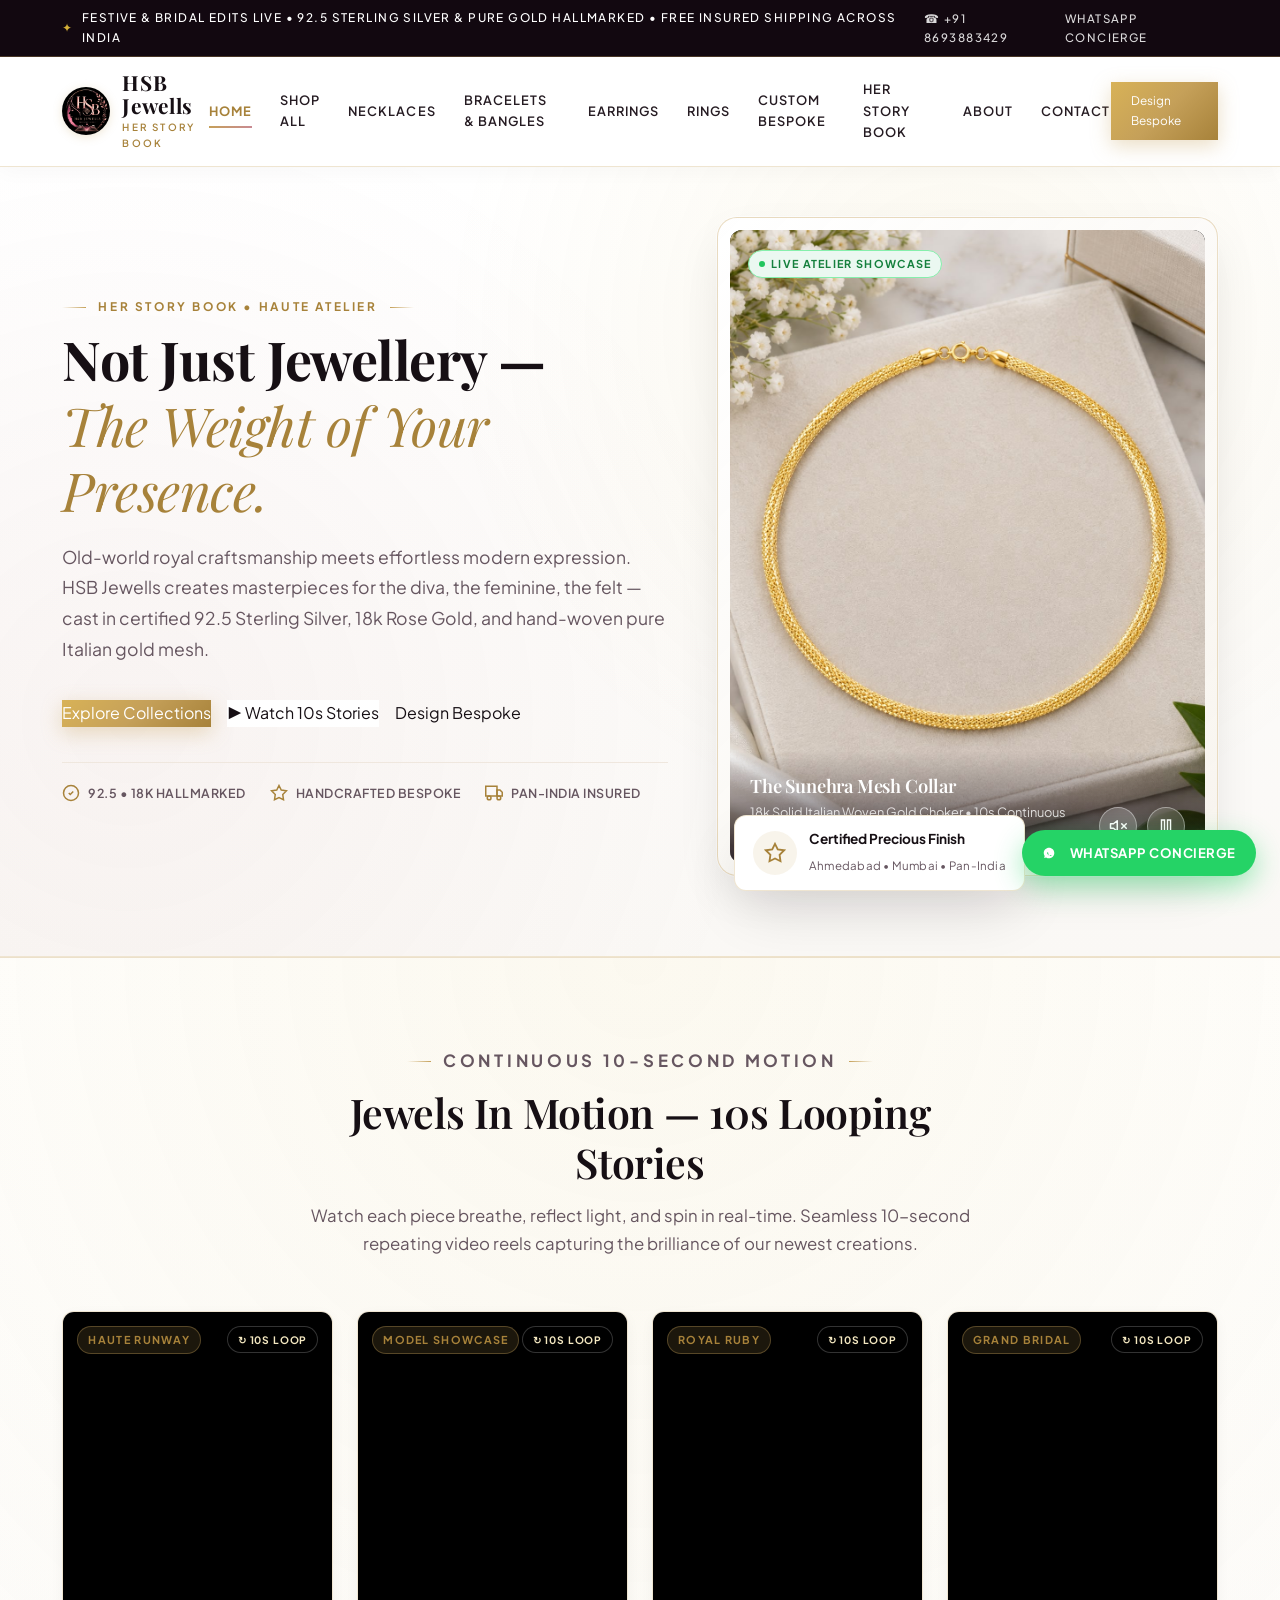
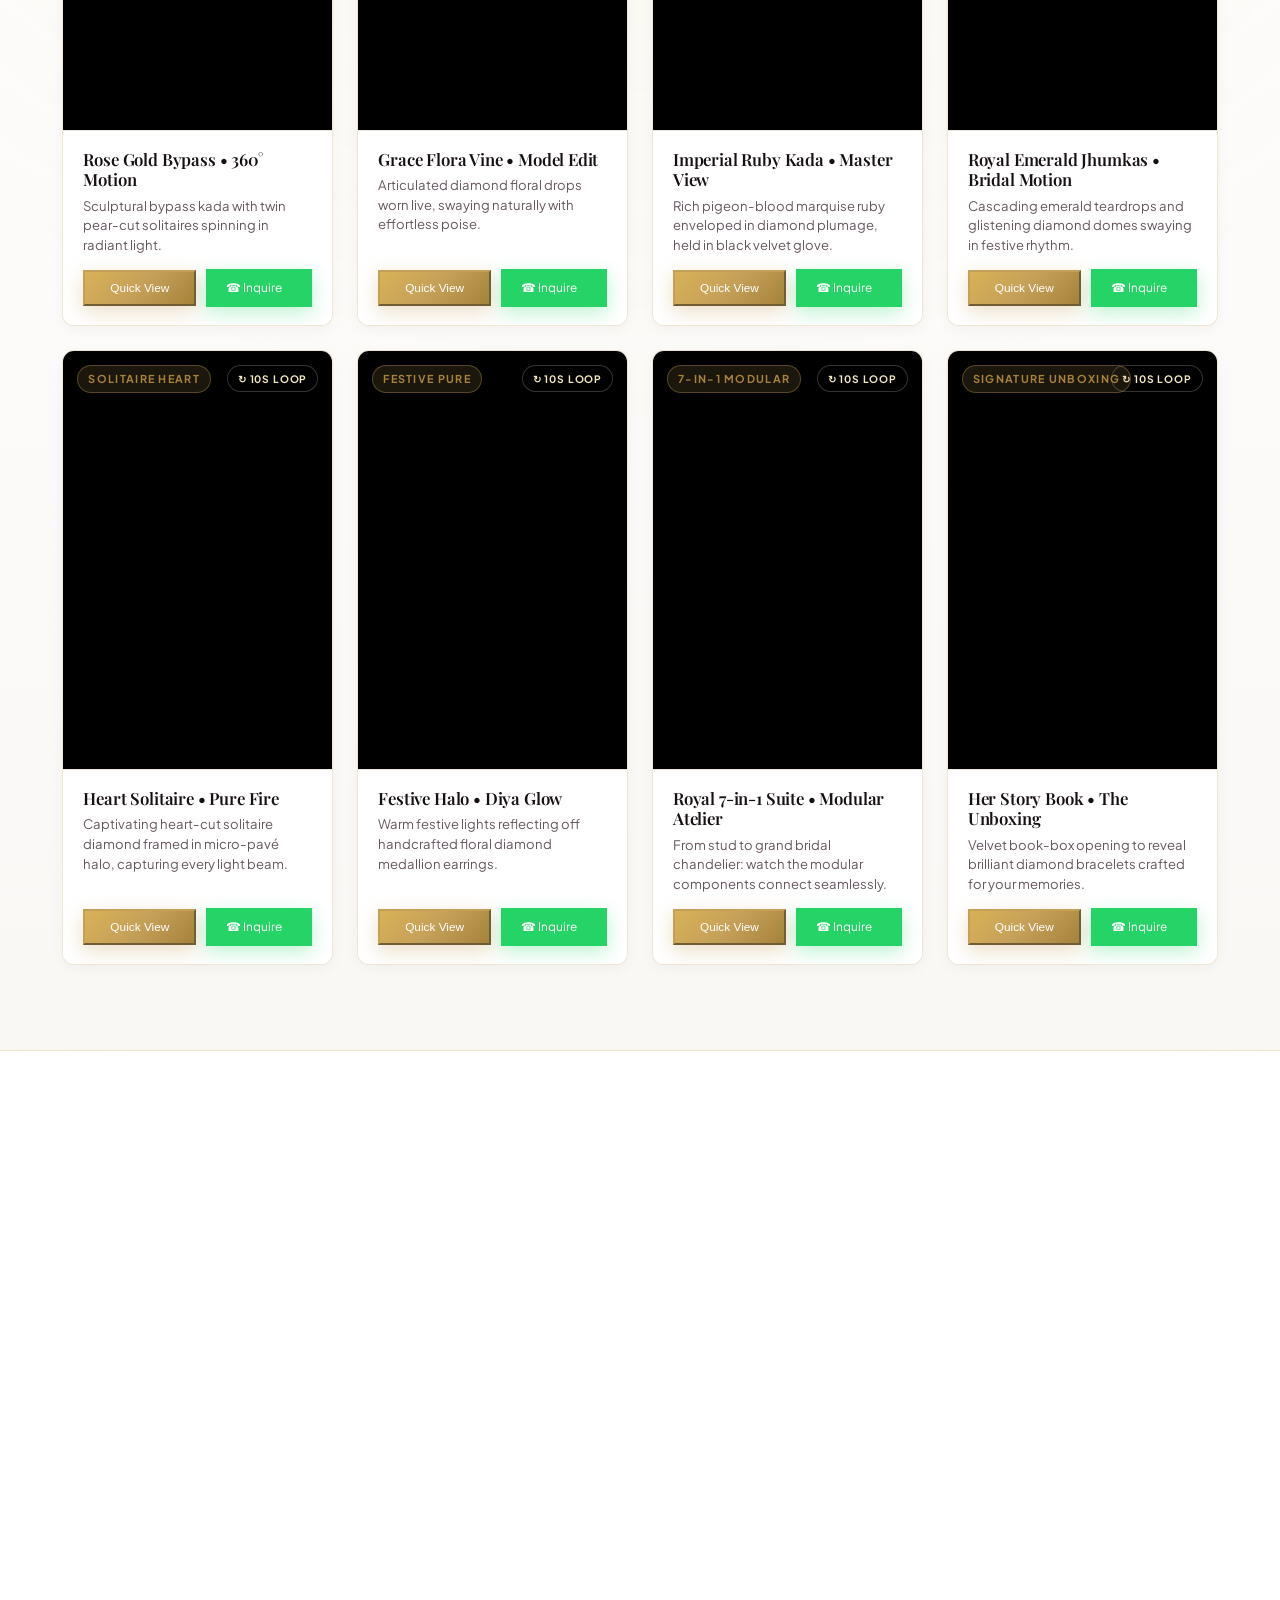
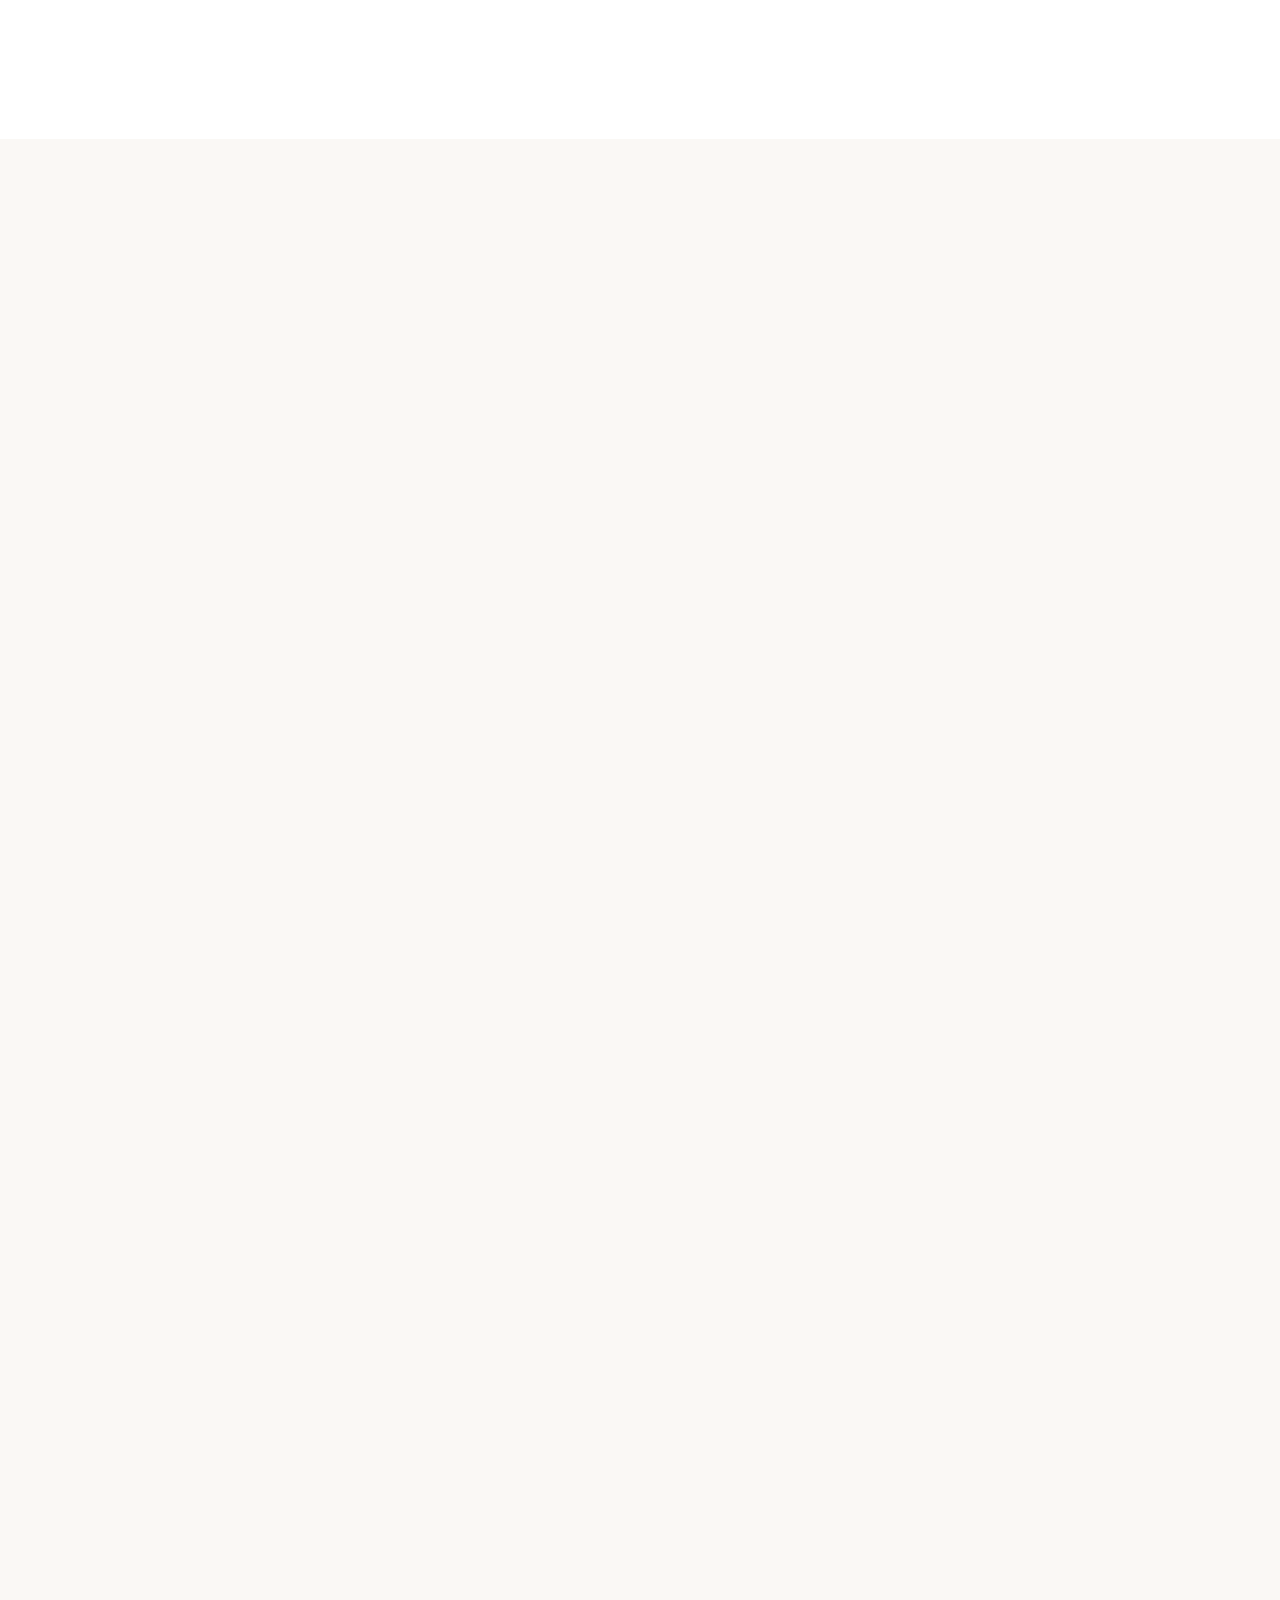
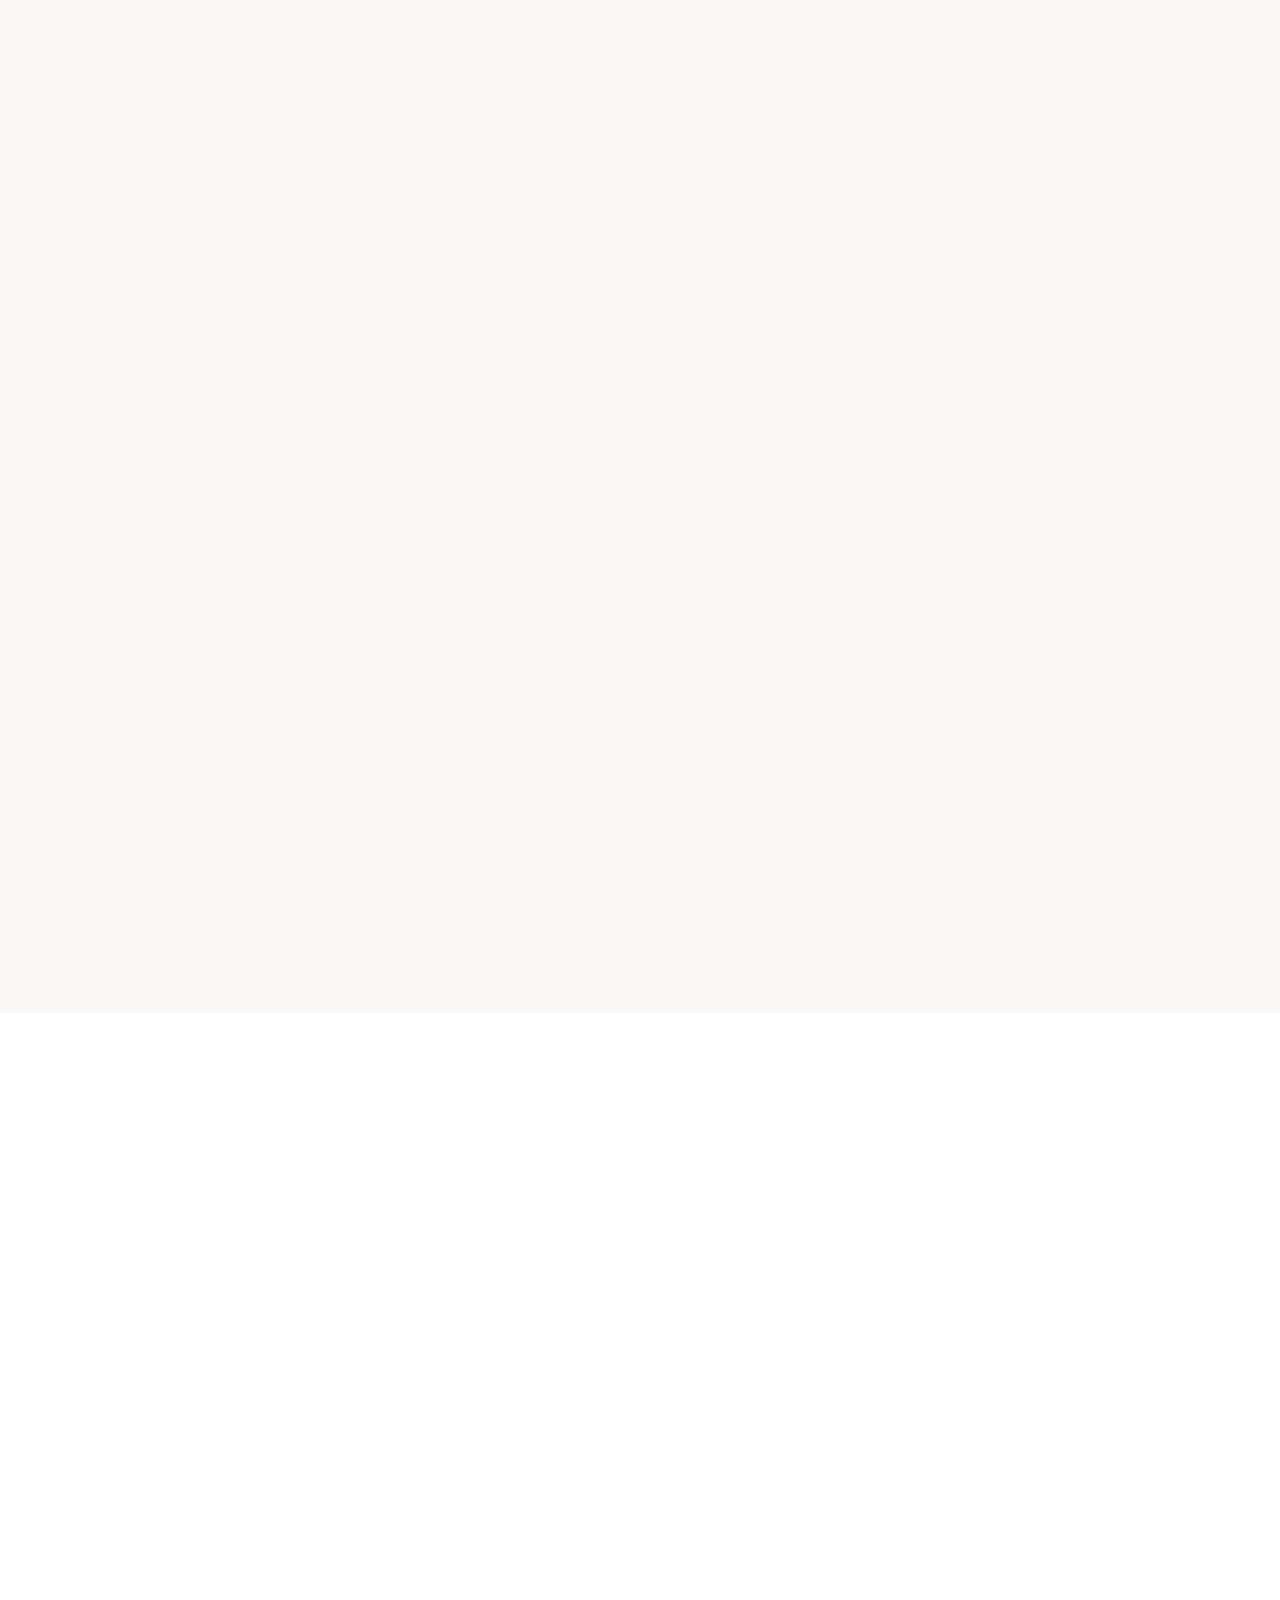
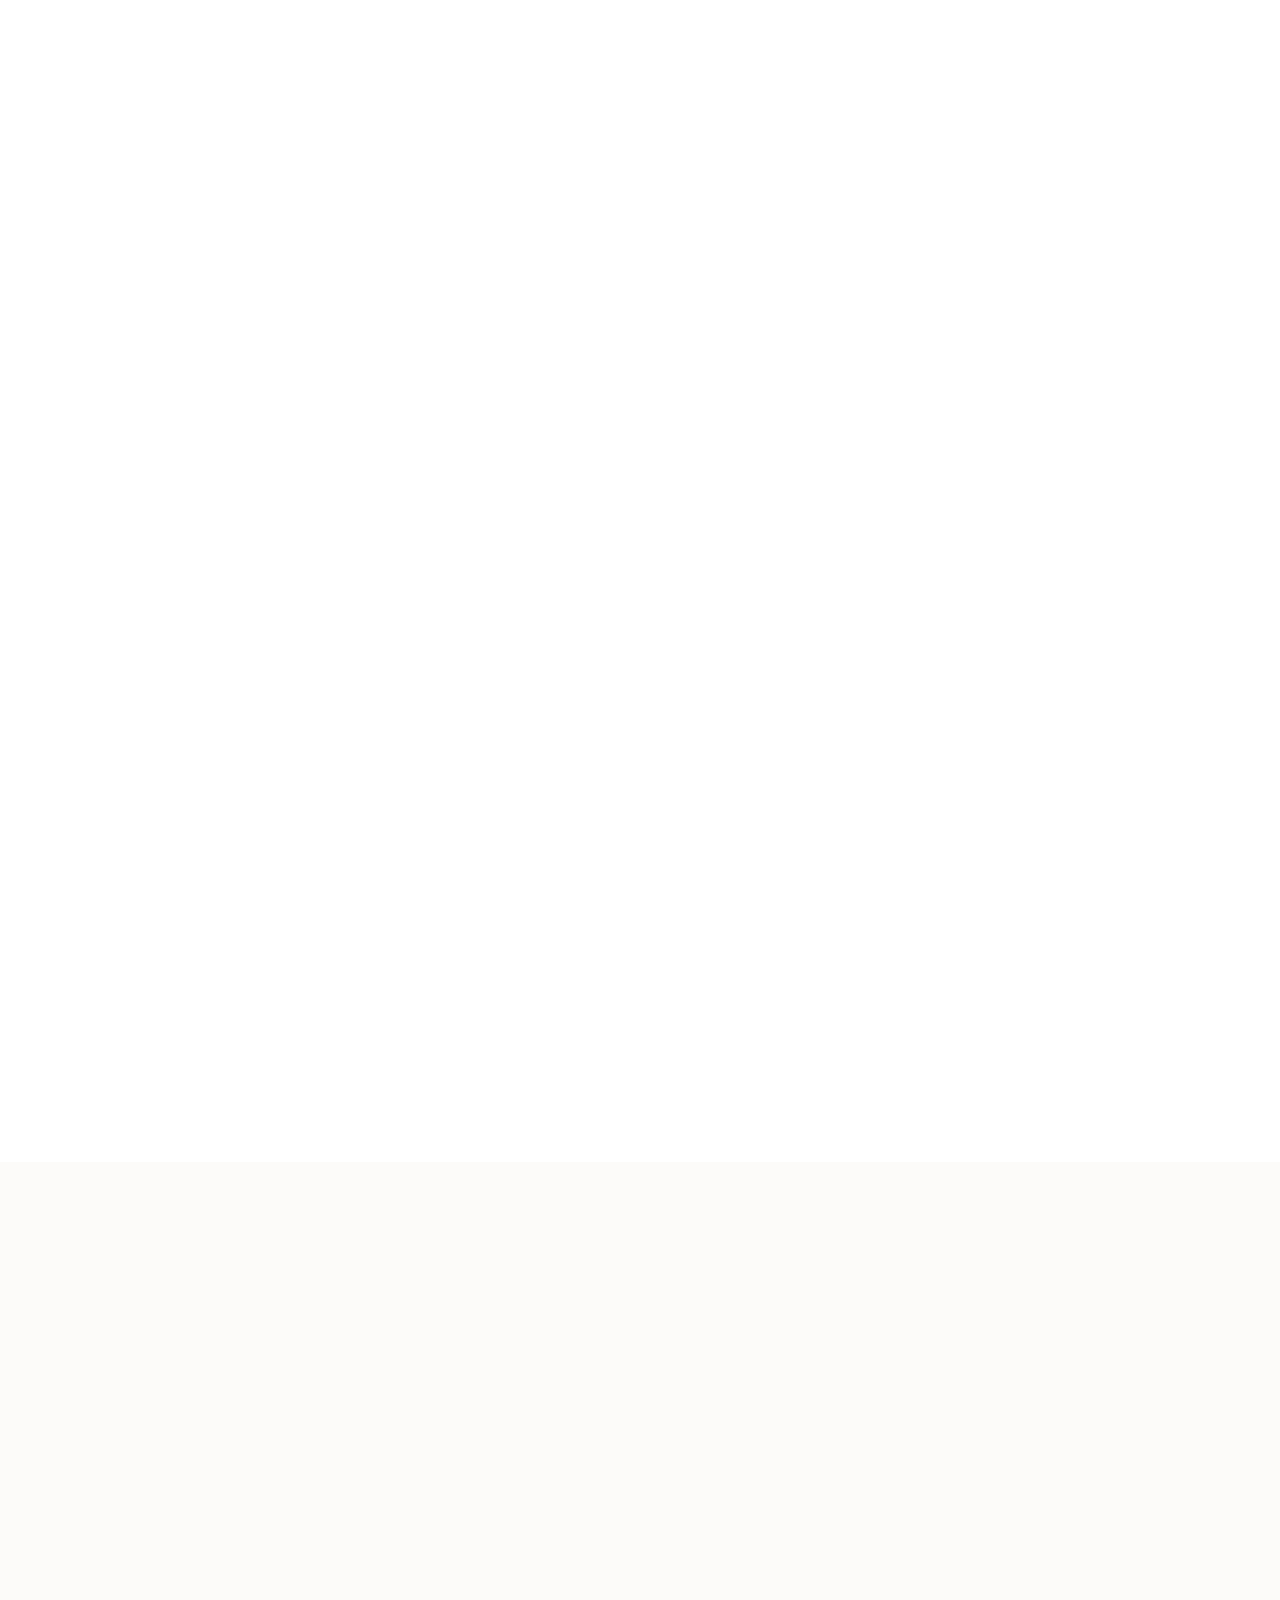
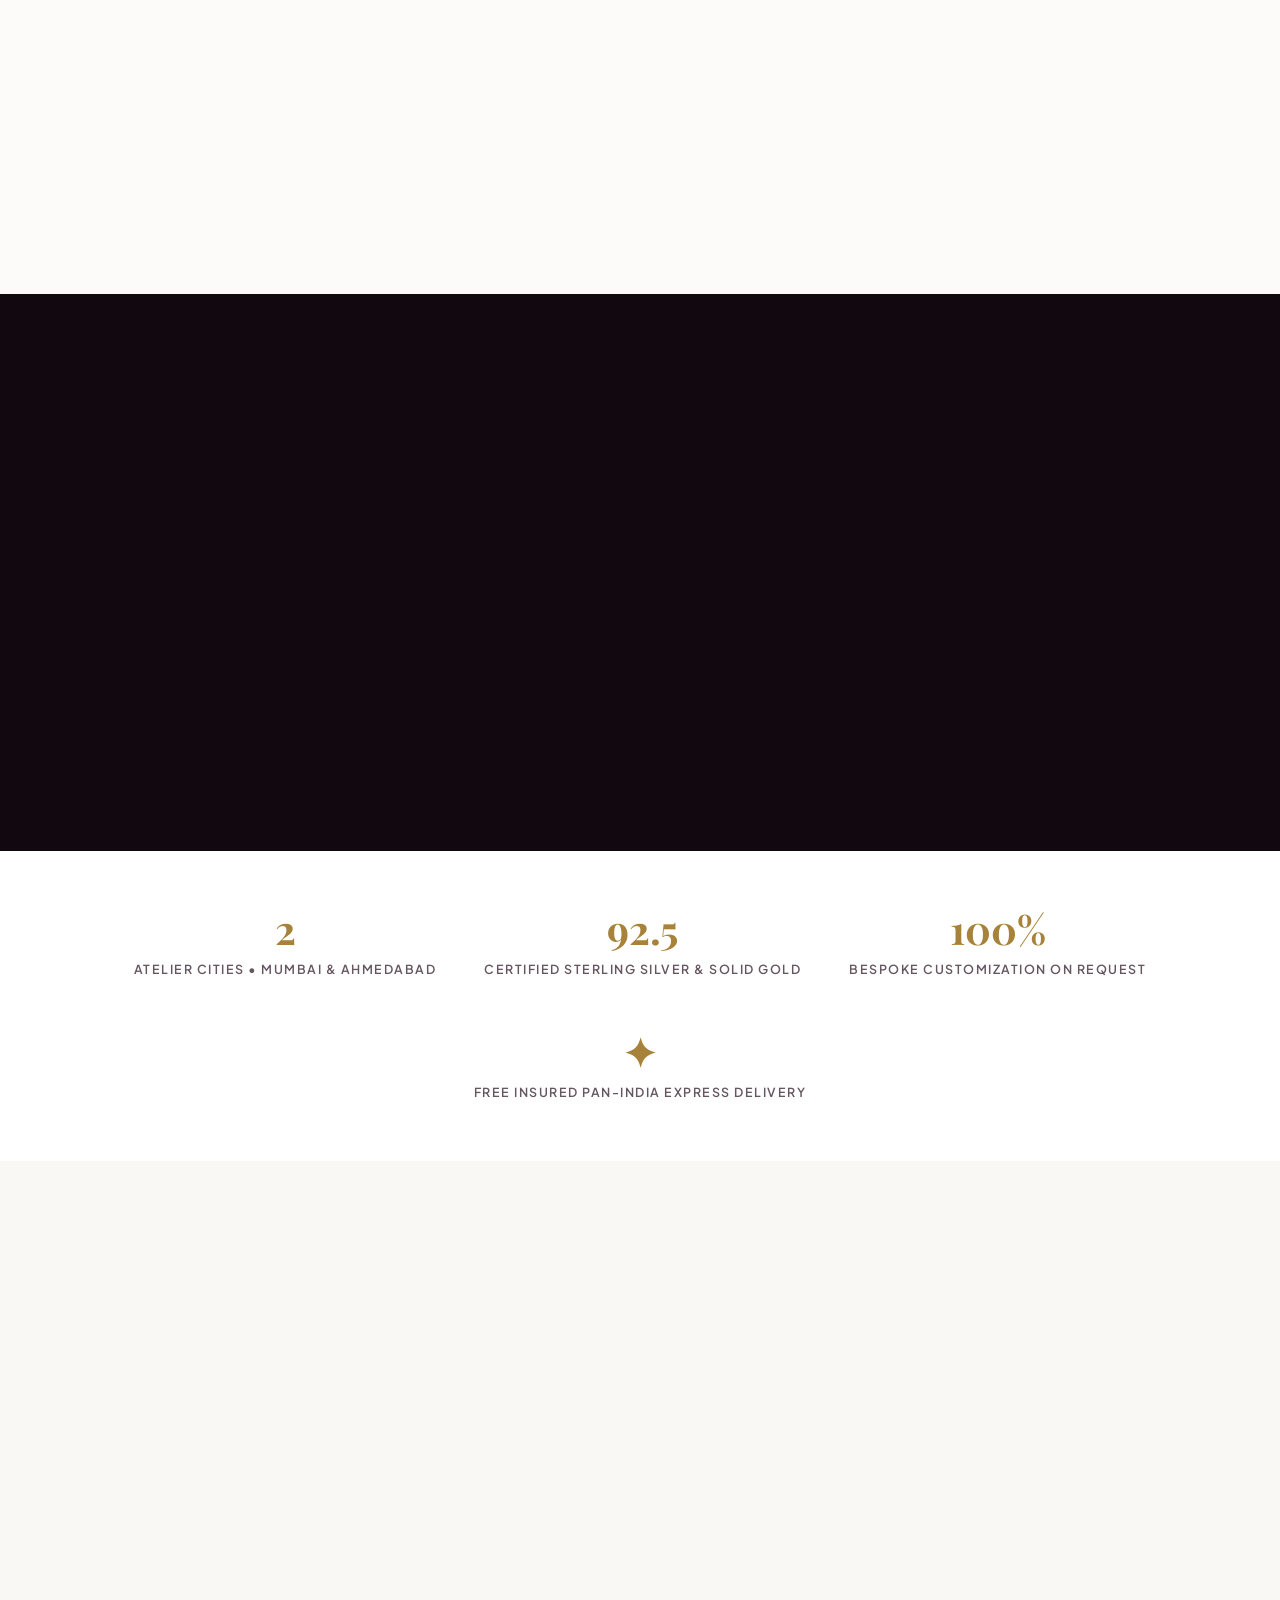
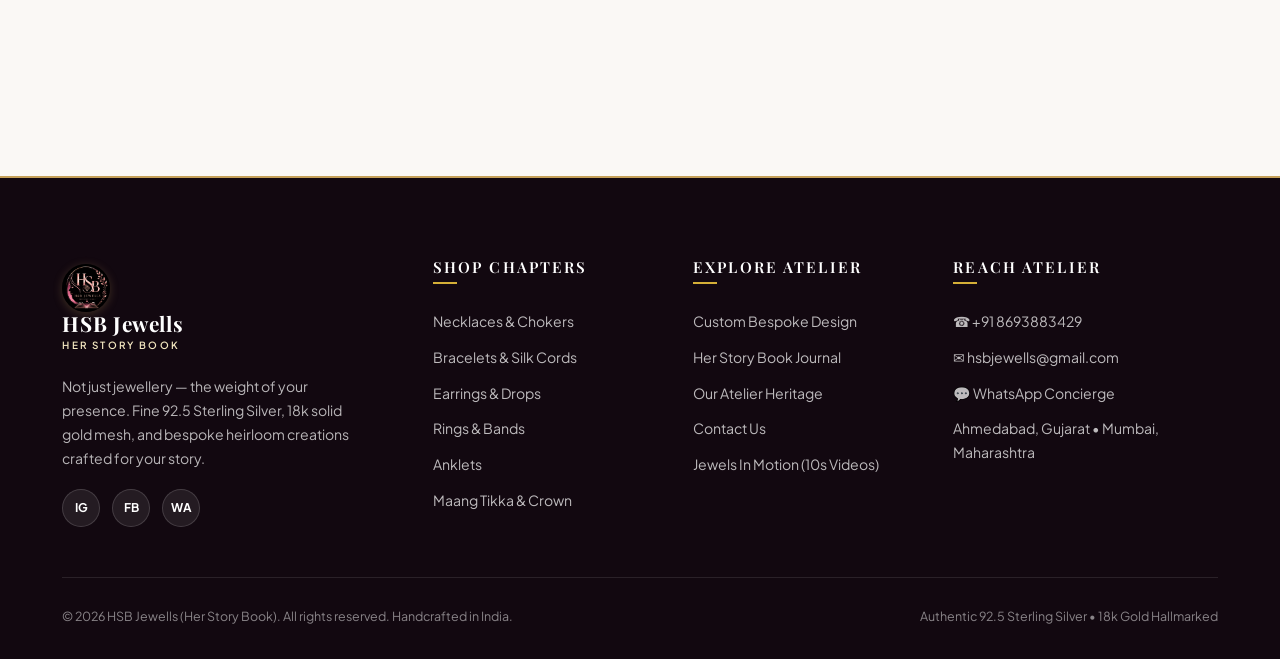
<file: index.html>
<!DOCTYPE html>
<html lang="en">
<head>
  <!-- Google tag (gtag.js) -->
  <script async src="https://www.googletagmanager.com/gtag/js?id=G-PJ1KTSX5X1"></script>
  <script>
    window.dataLayer = window.dataLayer || [];
    function gtag(){dataLayer.push(arguments);}
    gtag('js', new Date());
    gtag('config', 'G-PJ1KTSX5X1');
  </script>
  <meta charset="UTF-8">
  <meta name="viewport" content="width=device-width, initial-scale=1.0, maximum-scale=5.0, viewport-fit=cover">
  <meta http-equiv="X-Content-Type-Options" content="nosniff">
  <meta name="referrer" content="strict-origin-when-cross-origin">
  <title>HSB Jewells | Her Story Book &mdash; Fine, Custom &amp; 92.5 Silver Jewellery</title>
  <meta name="description" content="HSB Jewells crafts fine and bespoke jewellery blending antique royalty with modern elegance. Authentic 92.5 Sterling Silver & 18k Gold. Handcrafted in Mumbai & Ahmedabad.">
  <link rel="canonical" href="https://hsbjewells.in/index.html">
  <link rel="icon" type="image/png" href="assets/img/logo.webp">

  <meta property="og:type" content="website">
  <meta property="og:title" content="HSB Jewells | Her Story Book &mdash; Fine &amp; Custom Jewellery">
  <meta property="og:description" content="Fine jewellery, woven gold chokers, signature silk cord bracelets, and hallmarked 92.5 sterling silver. Ready to wear and bespoke custom creations.">
  <meta property="og:url" content="https://hsbjewells.in/index.html">
  <meta property="og:site_name" content="HSB Jewells">
  <meta name="twitter:card" content="summary_large_image">

  <link rel="preconnect" href="https://fonts.googleapis.com">
  <link rel="preconnect" href="https://fonts.gstatic.com" crossorigin>
  <link rel="preconnect" href="https://www.googletagmanager.com">
  <link rel="dns-prefetch" href="https://www.google-analytics.com">
  <link href="https://fonts.googleapis.com/css2?family=Playfair+Display:ital,wght@0,500;0,600;0,700;1,400;1,600&family=Plus+Jakarta+Sans:wght@300;400;500;600;700&display=swap" rel="stylesheet">
  <link rel="stylesheet" href="assets/css/style.css?v=3.4">

  <script type="application/ld+json">
  {
    "@context": "https://schema.org",
    "@type": "JewelryStore",
    "name": "HSB Jewells",
    "alternateName": "Her Story Book",
    "url": "https://hsbjewells.in/",
    "logo": "https://hsbjewells.in/assets/img/logo.webp",
    "description": "Fine jewellery, bespoke custom designs, 92.5 sterling silver and solid gold creations blending antique royalty with modern silhouettes.",
    "telephone": "+918693883429",
    "areaServed": "IN",
    "address": {
      "@type": "PostalAddress",
      "addressLocality": "Ahmedabad",
      "addressRegion": "Gujarat",
      "addressCountry": "IN"
    },
    "sameAs": [
      "https://instagram.com/hsbjewells",
      "https://facebook.com/hsbjewells"
    ]
  }
  </script>
</head>
<body>
<a class="skip-link" href="#main">Skip to content</a>

<!-- Top Announcement Bar -->
<div class="top-bar">
  <div class="top-bar-inner">
    <div class="top-bar-message">
      <span class="sparkle">&#10022;</span>
      <span>Festive &amp; Bridal Edits Live &bull; 92.5 Sterling Silver &amp; Pure Gold Hallmarked &bull; Free Insured Shipping Across India</span>
    </div>
    <div class="top-bar-contact">
      <a href="tel:+918693883429">&#9742; +91 8693883429</a>
      <a href="https://wa.me/918693883429" target="_blank" rel="noopener noreferrer">WhatsApp Concierge</a>
    </div>
  </div>
</div>

<!-- Glassmorphic Sticky Header -->
<header class="site-header">
  <nav class="nav">
    <a href="index.html" class="brand">
      <img src="assets/img/logo.webp" alt="HSB Jewells Crest" width="48" height="48">
      <div class="brand-text">
        <span class="brand-word">HSB Jewells</span>
        <span class="brand-sub">Her Story Book</span>
      </div>
    </a>
    <div class="nav-links" id="nav-links">
      <a href="index.html" class="active">Home</a>
      <a href="shop.html">Shop All</a>
      <a href="necklaces.html">Necklaces</a>
      <a href="bangles-bracelets.html">Bracelets &amp; Bangles</a>
      <a href="earrings.html">Earrings</a>
      <a href="rings.html">Rings</a>
      <a href="custom-jewellery.html">Custom Bespoke</a>
      <a href="her-story-book.html">Her Story Book</a>
      <a href="about.html">About</a>
      <a href="contact.html">Contact</a>
    </div>
    <div class="nav-cta">
      <a href="custom-jewellery.html" class="btn btn-gold btn-sm">Design Bespoke</a>
      <button class="nav-toggle" aria-label="Toggle Navigation Menu" aria-expanded="false" aria-controls="nav-links">&#9776;</button>
    </div>
  </nav>
</header>

<main id="main">

<!-- Hero Section with 10s Continuous Looping Video -->
<section class="hero-aesthetic">
  <div class="hero-aesthetic-inner">
    <div class="hero-text">
      <div class="eyebrow">Her Story Book &bull; Haute Atelier</div>
      <h1>Not Just Jewellery &mdash;<br><em>The Weight of Your Presence.</em></h1>
      <p class="hero-lead">
        Old-world royal craftsmanship meets effortless modern expression. HSB Jewells creates
        masterpieces for the diva, the feminine, the felt &mdash; cast in certified 92.5 Sterling Silver,
        18k Rose Gold, and hand-woven pure Italian gold mesh.
      </p>
      <div class="hero-ctas">
        <a href="shop.html" class="btn btn-gold">Explore Collections</a>
        <a href="#jewels-in-motion" class="btn btn-white">&#9654; Watch 10s Stories</a>
        <a href="custom-jewellery.html" class="btn btn-ghost-dark">Design Bespoke</a>
      </div>
      <div class="hero-trust-bar">
        <div class="trust-item">
          <svg width="18" height="18" viewBox="0 0 24 24" fill="none" stroke="currentColor" stroke-width="2"><circle cx="12" cy="12" r="10"/><path d="M9 12l2 2 4-4"/></svg>
          92.5 &bull; 18k Hallmarked
        </div>
        <div class="trust-item">
          <svg width="18" height="18" viewBox="0 0 24 24" fill="none" stroke="currentColor" stroke-width="2"><path d="M12 2l3 6 7 1-5 5 1 7-6-3-6 3 1-7-5-5 7-1z"/></svg>
          Handcrafted Bespoke
        </div>
        <div class="trust-item">
          <svg width="18" height="18" viewBox="0 0 24 24" fill="none" stroke="currentColor" stroke-width="2"><rect x="1" y="3" width="15" height="13"/><polygon points="16 8 20 8 23 11 23 16 16 16 16 8"/><circle cx="5.5" cy="18.5" r="2.5"/><circle cx="18.5" cy="18.5" r="2.5"/></svg>
          Pan-India Insured
        </div>
      </div>
    </div>

    <!-- Hero 10-Second Looping Repeating Video Frame -->
    <div class="hero-video-wrapper">
      <div class="hero-video-box">
        <div class="video-overlay-badge">
          <span class="badge badge-live">Live Atelier Showcase</span>
        </div>
        
        <!-- 10-Second Continuous Repeating Video -->
        <video autoplay loop muted playsinline preload="auto" poster="assets/img/new/necklace-sunehra-mesh-choker.jpeg" aria-label="10 seconds repeating jewellery video playing continuously on loop">
          <source src="assets/video/hero-choker-model.mp4" type="video/mp4">
          Your browser does not support HTML5 video.
        </video>

        <div class="video-overlay-bottom">
          <div class="video-caption">
            <h3>The Sunehra Mesh Collar</h3>
            <p>18k Solid Italian Woven Gold Choker &bull; 10s Continuous Loop</p>
          </div>
          <div class="video-controls">
            <button class="video-btn video-sound-toggle" title="Unmute Audio" aria-label="Toggle Sound">
              <svg width="18" height="18" viewBox="0 0 24 24" fill="none" stroke="currentColor" stroke-width="2" stroke-linecap="round" stroke-linejoin="round"><path d="M11 5L6 9H2v6h4l5 4V5z"/><line x1="23" y1="9" x2="17" y2="15"/><line x1="17" y1="9" x2="23" y2="15"/></svg>
            </button>
            <button class="video-btn video-play-toggle" title="Pause Video" aria-label="Toggle Play">
              <svg width="18" height="18" viewBox="0 0 24 24" fill="none" stroke="currentColor" stroke-width="2"><rect x="6" y="4" width="4" height="16"></rect><rect x="14" y="4" width="4" height="16"></rect></svg>
            </button>
          </div>
        </div>
      </div>

      <div class="hero-floating-card">
        <div class="floating-icon">
          <svg width="22" height="22" viewBox="0 0 24 24" fill="none" stroke="currentColor" stroke-width="2"><polygon points="12 2 15 8 22 9 17 14 18 21 12 18 6 21 7 14 2 9 9 8 12 2"/></svg>
        </div>
        <div class="floating-text">
          <b>Certified Precious Finish</b>
          <span>Ahmedabad &bull; Mumbai &bull; Pan-India</span>
        </div>
      </div>
    </div>
  </div>
</section>

<!-- Dedicated 10-Second Repeating Looping Videos Showcase ("Jewels in Motion") -->
<section class="video-reels-section" id="jewels-in-motion">
  <div class="container">
    <div class="section-head">
      <p class="eyebrow center">Continuous 10-Second Motion</p>
      <h2>Jewels In Motion &mdash; 10s Looping Stories</h2>
      <p>Watch each piece breathe, reflect light, and spin in real-time. Seamless 10-second repeating video reels capturing the brilliance of our newest creations.</p>
    </div>

    <div class="reels-grid">

      <!-- Reel 1: Rose Gold Pear Diamond Bypass Kada 360 -->
      <div class="reel-card" data-title="Rose Gold Pear Diamond Bypass Kada" data-tag="Bangles &amp; Kadas" data-desc="Continuous 360-degree rotation showing asymmetric pear-cut diamonds and winding pavé diamond vines in 18k rose gold." data-video="assets/video/reel-rosegold-bypass-kada-360.mp4" data-specs="18k Rose Gold Finish, Dual Pear Diamonds, Pavé Vine Wrap, Spring Hinge">
        <div class="reel-media">
          <span class="reel-loop-tag">&#8635; 10s Loop</span>
          <span class="badge badge-gold reel-category-pill">Haute Runway</span>
          <video autoplay loop muted playsinline preload="metadata">
            <source src="assets/video/reel-rosegold-bypass-kada-360.mp4" type="video/mp4">
          </video>
        </div>
        <div class="reel-info">
          <div>
            <h3>Rose Gold Bypass &bull; 360&deg; Motion</h3>
            <p>Sculptural bypass kada with twin pear-cut solitaires spinning in radiant light.</p>
          </div>
          <div class="reel-actions">
            <button class="btn btn-gold btn-sm btn-quick-view">Quick View</button>
            <a href="https://wa.me/918693883429?text=Hi%20HSB%20Jewells%2C%20I%20saw%20the%20Rose%20Gold%20Pear%20Bypass%20Kada%20video%20and%20want%20to%20inquire" target="_blank" rel="noopener noreferrer" class="btn btn-whatsapp btn-sm">&#9742; Inquire</a>
          </div>
        </div>
      </div>

      <!-- Reel 2: Model Wearing Grace Flora Vine Drop Earring -->
      <div class="reel-card" data-title="Grace Flora Vine Diamond Drops" data-tag="Earrings &bull; Model Edit" data-desc="Real model-worn showcase of our articulated diamond flora vine drop earrings framing every movement." data-video="assets/video/reel-model-flora-vine-drop.mp4" data-specs="Certified Diamonds, 92.5 Sterling Silver / 18k Gold, Articulated Drop">
        <div class="reel-media">
          <span class="reel-loop-tag">&#8635; 10s Loop</span>
          <span class="badge badge-gold reel-category-pill">Model Showcase</span>
          <video autoplay loop muted playsinline preload="metadata">
            <source src="assets/video/reel-model-flora-vine-drop.mp4" type="video/mp4">
          </video>
        </div>
        <div class="reel-info">
          <div>
            <h3>Grace Flora Vine &bull; Model Edit</h3>
            <p>Articulated diamond floral drops worn live, swaying naturally with effortless poise.</p>
          </div>
          <div class="reel-actions">
            <button class="btn btn-gold btn-sm btn-quick-view">Quick View</button>
            <a href="https://wa.me/918693883429?text=Hi%20HSB%20Jewells%2C%20I%20saw%20the%20Grace%20Flora%20Vine%20Drops%20video%20on%20the%20model%20and%20want%20to%20order" target="_blank" rel="noopener noreferrer" class="btn btn-whatsapp btn-sm">&#9742; Inquire</a>
          </div>
        </div>
      </div>

      <!-- Reel 3: Imperial Marquise Ruby & Diamond Hinged Kada -->
      <div class="reel-card" data-title="The Imperial Marquise Ruby Hinged Kada" data-tag="Bangles &amp; Kadas" data-desc="Master jeweler glove showcase of the pigeon-blood marquise ruby center crowned by diamond fan plumage." data-video="assets/video/reel-ruby-marquise-kada.mp4" data-specs="Pigeon-Blood Ruby, Marquise Fan Diamond Halo, Certified 92.5 / 18k Gold, Side Hinge">
        <div class="reel-media">
          <span class="reel-loop-tag">&#8635; 10s Loop</span>
          <span class="badge badge-gold reel-category-pill">Royal Ruby</span>
          <video autoplay loop muted playsinline preload="metadata">
            <source src="assets/video/reel-ruby-marquise-kada.mp4" type="video/mp4">
          </video>
        </div>
        <div class="reel-info">
          <div>
            <h3>Imperial Ruby Kada &bull; Master View</h3>
            <p>Rich pigeon-blood marquise ruby enveloped in diamond plumage, held in black velvet glove.</p>
          </div>
          <div class="reel-actions">
            <button class="btn btn-gold btn-sm btn-quick-view">Quick View</button>
            <a href="https://wa.me/918693883429?text=Hi%20HSB%20Jewells%2C%20I%20want%20to%20inquire%20about%20the%20Imperial%20Ruby%20Marquise%20Kada" target="_blank" rel="noopener noreferrer" class="btn btn-whatsapp btn-sm">&#9742; Inquire</a>
          </div>
        </div>
      </div>

      <!-- Reel 4: Royal Emerald & Diamond Bridal Jhumkas Pair -->
      <div class="reel-card" data-title="Royal Emerald &amp; Diamond Bridal Jhumkas" data-tag="Earrings &bull; Bridal" data-desc="Matched pair of grand emerald bridal jhumkas with faceted drops and diamond arches in motion." data-video="assets/video/reel-emerald-bridal-jhumkas-pair.mp4" data-specs="Natural Zambian Emeralds, Diamond Pavé Domes, Tiered Jhumka Drops">
        <div class="reel-media">
          <span class="reel-loop-tag">&#8635; 10s Loop</span>
          <span class="badge badge-gold reel-category-pill">Grand Bridal</span>
          <video autoplay loop muted playsinline preload="metadata">
            <source src="assets/video/reel-emerald-bridal-jhumkas-pair.mp4" type="video/mp4">
          </video>
        </div>
        <div class="reel-info">
          <div>
            <h3>Royal Emerald Jhumkas &bull; Bridal Motion</h3>
            <p>Cascading emerald teardrops and glistening diamond domes swaying in festive rhythm.</p>
          </div>
          <div class="reel-actions">
            <button class="btn btn-gold btn-sm btn-quick-view">Quick View</button>
            <a href="https://wa.me/918693883429?text=Hi%20HSB%20Jewells%2C%20I%20am%20interested%20in%20the%20Royal%20Emerald%20Bridal%20Jhumkas" target="_blank" rel="noopener noreferrer" class="btn btn-whatsapp btn-sm">&#9742; Inquire</a>
          </div>
        </div>
      </div>

      <!-- Reel 5: Heart Solitaire Diamond Studs -->
      <div class="reel-card" data-title="Luminous Heart Solitaire Diamond Studs" data-tag="Earrings &bull; Solitaire" data-desc="Brilliant heart-cut diamond studs with pavé halo, shining with pristine white fire." data-video="assets/video/reel-heart-solitaire-earring.mp4" data-specs="Heart-Cut Solitaire, Pavé Halo, Certified 92.5 Silver / 18k White Gold">
        <div class="reel-media">
          <span class="reel-loop-tag">&#8635; 10s Loop</span>
          <span class="badge badge-gold reel-category-pill">Solitaire Heart</span>
          <video autoplay loop muted playsinline preload="metadata">
            <source src="assets/video/reel-heart-solitaire-earring.mp4" type="video/mp4">
          </video>
        </div>
        <div class="reel-info">
          <div>
            <h3>Heart Solitaire &bull; Pure Fire</h3>
            <p>Captivating heart-cut solitaire diamond framed in micro-pavé halo, capturing every light beam.</p>
          </div>
          <div class="reel-actions">
            <button class="btn btn-gold btn-sm btn-quick-view">Quick View</button>
            <a href="https://wa.me/918693883429?text=Hi%20HSB%20Jewells%2C%20I%20want%20to%20order%20the%20Heart%20Solitaire%20Diamond%20Studs" target="_blank" rel="noopener noreferrer" class="btn btn-whatsapp btn-sm">&#9742; Inquire</a>
          </div>
        </div>
      </div>

      <!-- Reel 6: Festive Floral Halo Studs -->
      <div class="reel-card" data-title="Festive Floral Halo Diamond Studs" data-tag="Earrings &bull; Festive" data-desc="Festive celebration sparkle featuring our floral halo medallion studs beside glowing Diwali diyas." data-video="assets/video/reel-festive-halo-diwali.mp4" data-specs="Floral Diamond Medallion, Solid Gold Setting, Festive Special">
        <div class="reel-media">
          <span class="reel-loop-tag">&#8635; 10s Loop</span>
          <span class="badge badge-gold reel-category-pill">Festive Pure</span>
          <video autoplay loop muted playsinline preload="metadata">
            <source src="assets/video/reel-festive-halo-diwali.mp4" type="video/mp4">
          </video>
        </div>
        <div class="reel-info">
          <div>
            <h3>Festive Halo &bull; Diya Glow</h3>
            <p>Warm festive lights reflecting off handcrafted floral diamond medallion earrings.</p>
          </div>
          <div class="reel-actions">
            <button class="btn btn-gold btn-sm btn-quick-view">Quick View</button>
            <a href="https://wa.me/918693883429?text=Hi%20HSB%20Jewells%2C%20I%20am%20interested%20in%20the%20Festive%20Halo%20Diamond%20Studs" target="_blank" rel="noopener noreferrer" class="btn btn-whatsapp btn-sm">&#9742; Inquire</a>
          </div>
        </div>
      </div>

      <!-- Reel 7: Royal 7-in-1 Convertible Earring Suite -->
      <div class="reel-card" data-title="Royal 7-in-1 Convertible Emerald Suite" data-tag="Earrings &bull; Bespoke Modular" data-desc="Modular engineering in motion: see how one royal suite transforms into 7 distinct earring configurations." data-video="assets/video/reel-convertible-earring-suite.mp4" data-specs="7-in-1 Modular Design, Natural Emeralds, South Sea Pearls, Detachable Domes">
        <div class="reel-media">
          <span class="reel-loop-tag">&#8635; 10s Loop</span>
          <span class="badge badge-gold reel-category-pill">7-in-1 Modular</span>
          <video autoplay loop muted playsinline preload="metadata">
            <source src="assets/video/reel-convertible-earring-suite.mp4" type="video/mp4">
          </video>
        </div>
        <div class="reel-info">
          <div>
            <h3>Royal 7-in-1 Suite &bull; Modular Atelier</h3>
            <p>From stud to grand bridal chandelier: watch the modular components connect seamlessly.</p>
          </div>
          <div class="reel-actions">
            <button class="btn btn-gold btn-sm btn-quick-view">Quick View</button>
            <a href="https://wa.me/918693883429?text=Hi%20HSB%20Jewells%2C%20I%20want%20to%20inquire%20about%20the%20Royal%207-in-1%20Convertible%20Suite" target="_blank" rel="noopener noreferrer" class="btn btn-whatsapp btn-sm">&#9742; Inquire</a>
          </div>
        </div>
      </div>

      <!-- Reel 8: Her Story Book Unboxing & Diamond Bracelet -->
      <div class="reel-card" data-title="Her Story Book Diamond Bracelet" data-tag="Bracelets &amp; Unboxing" data-desc="Opening of the signature velvet book-case revealing our diamond pavé bracelet, captured in regal motion." data-video="assets/video/book-diamond-bracelet.mp4" data-specs="Certified Diamonds, 92.5 Sterling Silver, Hallmark Inspected">
        <div class="reel-media">
          <span class="reel-loop-tag">&#8635; 10s Loop</span>
          <span class="badge badge-gold reel-category-pill">Signature Unboxing</span>
          <video autoplay loop muted playsinline preload="metadata">
            <source src="assets/video/book-diamond-bracelet.mp4" type="video/mp4">
          </video>
        </div>
        <div class="reel-info">
          <div>
            <h3>Her Story Book &bull; The Unboxing</h3>
            <p>Velvet book-box opening to reveal brilliant diamond bracelets crafted for your memories.</p>
          </div>
          <div class="reel-actions">
            <button class="btn btn-gold btn-sm btn-quick-view">Quick View</button>
            <a href="https://wa.me/918693883429?text=Hi%20HSB%20Jewells%2C%20I%20saw%20the%20Her%20Story%20Book%20Diamond%20Bracelet%20video%20and%20want%20to%20inquire" target="_blank" rel="noopener noreferrer" class="btn btn-whatsapp btn-sm">&#9742; Inquire</a>
          </div>
        </div>
      </div>

    </div>
  </div>
</section>

<!-- Shop By Chapter & Form (Aesthetic White Silk Photography Cards) -->
<section class="section bg-white">
  <div class="container">
    <div class="section-head">
      <p class="eyebrow center">Curated Chapters</p>
      <h2>A Piece for Every Part of Her Story</h2>
      <p>From the crown to the feet &mdash; touch of white silk, delicate gypsophila, and masterfully hallmarked jewellery.</p>
    </div>

    <div class="grid grid-6">

      <!-- Necklaces -->
      <a href="necklaces.html" class="cat-card-luxury">
        <div class="cat-card-img">
          <img src="assets/img/new/cat-necklaces-luxury.png" alt="Necklaces for the Neck" loading="lazy" decoding="async">
        </div>
        <div class="cat-card-content">
          <div class="cat-card-title">
            <h3>Necklaces</h3>
            <span>For the Neck</span>
          </div>
          <div class="cat-card-arrow">&rarr;</div>
        </div>
      </a>

      <!-- Bangles & Bracelets -->
      <a href="bangles-bracelets.html" class="cat-card-luxury">
        <div class="cat-card-img">
          <img src="assets/img/new/cat-bangles-luxury.png" alt="Bangles & Bracelets for the Wrist" loading="lazy" decoding="async">
        </div>
        <div class="cat-card-content">
          <div class="cat-card-title">
            <h3>Bracelets</h3>
            <span>For the Wrist</span>
          </div>
          <div class="cat-card-arrow">&rarr;</div>
        </div>
      </a>

      <!-- Earrings -->
      <a href="earrings.html" class="cat-card-luxury">
        <div class="cat-card-img">
          <img src="assets/img/new/cat-earrings-luxury.png" alt="Earrings for the Ears" loading="lazy" decoding="async">
        </div>
        <div class="cat-card-content">
          <div class="cat-card-title">
            <h3>Earrings</h3>
            <span>For the Ears</span>
          </div>
          <div class="cat-card-arrow">&rarr;</div>
        </div>
      </a>

      <!-- Rings -->
      <a href="rings.html" class="cat-card-luxury">
        <div class="cat-card-img">
          <img src="assets/img/new/cat-rings-luxury.jpeg" alt="Rings for the Fingers" loading="lazy" decoding="async">
        </div>
        <div class="cat-card-content">
          <div class="cat-card-title">
            <h3>Rings</h3>
            <span>For the Fingers</span>
          </div>
          <div class="cat-card-arrow">&rarr;</div>
        </div>
      </a>

      <!-- Anklets -->
      <a href="anklets.html" class="cat-card-luxury">
        <div class="cat-card-img">
          <img src="assets/img/new/cat-anklets-luxury.png" alt="Anklets for the Feet" loading="lazy" decoding="async">
        </div>
        <div class="cat-card-content">
          <div class="cat-card-title">
            <h3>Anklets</h3>
            <span>For the Feet</span>
          </div>
          <div class="cat-card-arrow">&rarr;</div>
        </div>
      </a>

      <!-- Maang Tikka & Hair -->
      <a href="maang-tikka.html" class="cat-card-luxury">
        <div class="cat-card-img">
          <img src="assets/img/new/cat-maang-tikka-luxury.png" alt="Maang Tikka for the Crown" loading="lazy" decoding="async">
        </div>
        <div class="cat-card-content">
          <div class="cat-card-title">
            <h3>Crown</h3>
            <span>For the Hair</span>
          </div>
          <div class="cat-card-arrow">&rarr;</div>
        </div>
      </a>

    </div>
  </div>
</section>

<!-- New Haute Individual Jewellery Arrivals -->
<section class="section bg-cream">
  <div class="container">
    <div class="section-head">
      <p class="eyebrow center">New In Atelier</p>
      <h2>Signature Individual Creations</h2>
      <p>Discover our newest releases: the hand-woven Italian gold collar, the bespoke silk cord bracelets with natural gemstones, and certified 92.5 Sterling Silver designs.</p>
    </div>

    <div class="grid grid-4">

      <!-- Creation 1: Rose Gold Pear Diamond Bypass Kada -->
      <div class="product-card" data-title="Rose Gold Pear Diamond Bypass Kada" data-tag="Bangles &amp; Kadas" data-desc="Sculptural open-cuff bypass kada crafted in 18k rose gold with twin pear-cut diamond solitaires wrapped in glistening pavé vines." data-price="Price on Request" data-img="assets/img/new/kada-rosegold-pear-model.jpeg" data-video="assets/video/reel-rosegold-bypass-kada-360.mp4" data-specs="18k Rose Gold, Dual Pear Diamonds, Pavé Vine Wrap, Concealed Spring Hinge">
        <div class="product-photo">
          <div class="product-badge-group">
            <span class="badge badge-gold">Haute Runway</span>
            <span class="badge badge-white">18k Rose Gold</span>
          </div>
          <span class="product-video-badge">&#9654; 10s Video</span>
          <img src="assets/img/new/kada-rosegold-pear-model.jpeg" alt="Rose Gold Pear Diamond Bypass Kada Worn by Model" loading="lazy" decoding="async">
        </div>
        <div class="product-body">
          <span class="product-tag">Bangles &amp; Kadas</span>
          <h3>Rose Gold Pear Bypass Kada</h3>
          <p>Dual pear-cut solitaires bypass each other with pavé diamond vine wraps. Photographed live in atelier couture.</p>
          <div class="product-specs">
            <span class="spec-pill">18k Rose Gold</span>
            <span class="spec-pill">Dual Pear Solitaires</span>
            <span class="spec-pill">Pavé Vine</span>
          </div>
          <div class="product-footer">
            <div class="product-price">
              Price on Request
              <small>Bespoke Wrist Fit</small>
            </div>
            <button class="btn btn-gold btn-sm btn-quick-view">Quick View</button>
          </div>
        </div>
      </div>

      <!-- Creation 2: Imperial Marquise Ruby & Diamond Hinged Kada -->
      <div class="product-card" data-title="The Imperial Marquise Ruby Hinged Kada" data-tag="Bangles &amp; Kadas" data-desc="A royal pigeon-blood marquise ruby center crowned by diamond fan plumage, resting on teak wood and royal purple velvet." data-price="Price on Request" data-img="assets/img/new/kada-ruby-marquise-pedestal.jpeg" data-video="assets/video/reel-ruby-marquise-kada.mp4" data-specs="Natural Pigeon-Blood Ruby, Marquise Fan Diamond Halo, Certified 92.5 / 18k, Master Hinge">
        <div class="product-photo">
          <div class="product-badge-group">
            <span class="badge badge-gold">Royal Edition</span>
            <span class="badge badge-white">Pigeon Ruby</span>
          </div>
          <span class="product-video-badge">&#9654; 10s Video</span>
          <img src="assets/img/new/kada-ruby-marquise-pedestal.jpeg" alt="Imperial Marquise Ruby & Diamond Hinged Kada on Teak Pedestal" loading="lazy" decoding="async">
        </div>
        <div class="product-body">
          <span class="product-tag">Bangles &amp; Kadas</span>
          <h3>Imperial Marquise Ruby Kada</h3>
          <p>Magnificent pigeon-blood marquise ruby centerpiece flanked by diamond fan plumage and concealed side hinge.</p>
          <div class="product-specs">
            <span class="spec-pill">Pigeon-Blood Ruby</span>
            <span class="spec-pill">Marquise Diamond Fan</span>
            <span class="spec-pill">Concealed Hinge</span>
          </div>
          <div class="product-footer">
            <div class="product-price">
              Price on Request
              <small>Certified Hallmark</small>
            </div>
            <button class="btn btn-gold btn-sm btn-quick-view">Quick View</button>
          </div>
        </div>
      </div>

      <!-- Creation 3: Royal 7-in-1 Convertible Emerald & Diamond Suite -->
      <div class="product-card" data-title="Royal 7-in-1 Convertible Emerald &amp; Diamond Suite" data-tag="Earrings &bull; Bespoke Suite" data-desc="Master atelier modular engineering: transforms into 7 unique styles from daily solitaire studs to grand 4-tier bridal chandeliers with South Sea pearls." data-price="Price on Request" data-img="assets/img/new/earring-emerald-convertible-suite.jpeg" data-video="assets/video/reel-convertible-earring-suite.mp4" data-specs="7 Modular Styles, Zambian Emeralds, South Sea Golden Pearls, Detachable Jhumka Domes">
        <div class="product-photo">
          <div class="product-badge-group">
            <span class="badge badge-gold">7-in-1 Modular</span>
            <span class="badge badge-white">Imperial Bridal</span>
          </div>
          <span class="product-video-badge">&#9654; 10s Video</span>
          <img src="assets/img/new/earring-emerald-convertible-suite.jpeg" alt="Royal 7-in-1 Convertible Emerald & Diamond Bridal Chandelier Suite Components" loading="lazy" decoding="async">
        </div>
        <div class="product-body">
          <span class="product-tag">Earrings &bull; Bespoke Suite</span>
          <h3>Royal 7-in-1 Convertible Suite</h3>
          <p>One royal suite, 7 wearable transformations: studs, pearl drops, cocktail arches, jhumkas, and 4-tier grand chandeliers.</p>
          <div class="product-specs">
            <span class="spec-pill">7 Wearing Modes</span>
            <span class="spec-pill">Zambian Emeralds</span>
            <span class="spec-pill">South Sea Pearls</span>
          </div>
          <div class="product-footer">
            <div class="product-price">
              Price on Request
              <small>Modular Heirloom</small>
            </div>
            <button class="btn btn-gold btn-sm btn-quick-view">Quick View</button>
          </div>
        </div>
      </div>

      <!-- Item 1: Sunehra Mesh Collar -->
      <div class="product-card" data-title="The Sunehra Italian Mesh Collar" data-tag="Necklaces &bull; Chokers" data-desc="Intricately hand-woven solid mesh choker necklace in pure gold finish, designed to drape seamlessly over collarbones on a bed of white silk." data-price="Price on Request" data-img="assets/img/new/necklace-sunehra-mesh-choker.jpeg" data-specs="18k Solid Gold Finish, Italian Mesh Weave, Secure Barrel Clasp">
        <div class="product-photo">
          <div class="product-badge-group">
            <span class="badge badge-gold">New Masterpiece</span>
            <span class="badge badge-white">18k Gold Finish</span>
          </div>
          <span class="product-video-badge">&#9654; 10s Video</span>
          <img src="assets/img/new/necklace-sunehra-mesh-choker.jpeg" alt="The Sunehra Italian Mesh Collar" loading="lazy" decoding="async">
        </div>
        <div class="product-body">
          <span class="product-tag">Necklaces &bull; Chokers</span>
          <h3>The Sunehra Mesh Collar</h3>
          <p>Hand-woven Italian-style solid gold mesh collar on plush white velvet. Sits gracefully on the neckline.</p>
          <div class="product-specs">
            <span class="spec-pill">Italian Mesh</span>
            <span class="spec-pill">Solid Gold Hue</span>
            <span class="spec-pill">Hallmarked</span>
          </div>
          <div class="product-footer">
            <div class="product-price">
              Price on Request
              <small>Custom sizes available</small>
            </div>
            <button class="btn btn-gold btn-sm btn-quick-view">Quick View</button>
          </div>
        </div>
      </div>

      <!-- Item 2: T-1 Celestial Quad Silk Bracelet -->
      <div class="product-card" data-title="Celestial Quad Silk Bracelet (T-1)" data-tag="Silk Cord Bracelets" data-desc="Handcrafted multi-strand pristine white and noir cords with an emerald-cut pink tourmaline encased in pavé diamonds." data-price="Price on Request" data-img="assets/img/new/bracelet-t1-celestial.jpeg" data-specs="Fine Braided Silk, Pink Tourmaline, Pavé Diamonds, Rose Gold Finish">
        <div class="product-photo">
          <div class="product-badge-group">
            <span class="badge badge-gold">New Arrival</span>
            <span class="badge badge-white">T-1 Edition</span>
          </div>
          <span class="product-video-badge">&#9654; 10s Video</span>
          <img src="assets/img/new/bracelet-t1-celestial.jpeg" alt="Celestial Quad Silk Bracelet (T-1)" loading="lazy" decoding="async">
        </div>
        <div class="product-body">
          <span class="product-tag">Silk Cord Bracelets</span>
          <h3>The Celestial Quad (T-1)</h3>
          <p>Braided white &amp; black cords with geometric rose-gold lattice and central pink tourmaline gem.</p>
          <div class="product-specs">
            <span class="spec-pill">White &amp; Black Cord</span>
            <span class="spec-pill">Pink Tourmaline</span>
            <span class="spec-pill">Pavé Diamonds</span>
          </div>
          <div class="product-footer">
            <div class="product-price">
              Price on Request
              <small>Dual Cord Options</small>
            </div>
            <button class="btn btn-gold btn-sm btn-quick-view">Quick View</button>
          </div>
        </div>
      </div>

      <!-- Item 3: T-2 Twin Flora Silk Bracelet -->
      <div class="product-card" data-title="The Twin Flora Silk Bracelet (T-2)" data-tag="Silk Cord Bracelets" data-desc="Dual marquise petal motifs set with brilliant diamond pavé and central natural Zambian emerald on midnight black silk." data-price="Price on Request" data-img="assets/img/new/bracelet-t2-twin-flora.jpeg" data-specs="Midnight Noir Silk, Natural Zambian Emerald, Solitaire Accent, Rose Gold">
        <div class="product-photo">
          <div class="product-badge-group">
            <span class="badge badge-gold">New Arrival</span>
            <span class="badge badge-white">T-2 Edition</span>
          </div>
          <img src="assets/img/new/bracelet-t2-twin-flora.jpeg" alt="Twin Flora Silk Bracelet (T-2)" loading="lazy" decoding="async">
        </div>
        <div class="product-body">
          <span class="product-tag">Silk Cord Bracelets</span>
          <h3>The Twin Flora (T-2)</h3>
          <p>Midnight black cords with dual marquise diamond petals and vivid natural emerald centerpiece.</p>
          <div class="product-specs">
            <span class="spec-pill">Noir Silk</span>
            <span class="spec-pill">Natural Emerald</span>
            <span class="spec-pill">Twin Bloom</span>
          </div>
          <div class="product-footer">
            <div class="product-price">
              Price on Request
              <small>Hallmarked Silver/Gold</small>
            </div>
            <button class="btn btn-gold btn-sm btn-quick-view">Quick View</button>
          </div>
        </div>
      </div>

      <!-- Item 4: T-4 Ocean & Rose Teardrop Bracelet -->
      <div class="product-card" data-title="Ocean &amp; Rose Teardrop Bracelet (T-4)" data-tag="Silk Cord Bracelets" data-desc="Pristine white silk threads with dual teardrop cut royal blue sapphire and pigeon-blood ruby in diamond swoops." data-price="Price on Request" data-img="assets/img/new/bracelet-t4-sapphire-ruby.jpeg" data-specs="Pristine White Silk, Royal Blue Sapphire, Pigeon Ruby, Diamond Pavé">
        <div class="product-photo">
          <div class="product-badge-group">
            <span class="badge badge-gold">Trending Haute</span>
            <span class="badge badge-white">T-4 Edition</span>
          </div>
          <span class="product-video-badge">&#9654; 10s Video</span>
          <img src="assets/img/new/bracelet-t4-sapphire-ruby.jpeg" alt="Ocean & Rose Teardrop Bracelet (T-4)" loading="lazy" decoding="async">
        </div>
        <div class="product-body">
          <span class="product-tag">Silk Cord Bracelets</span>
          <h3>Ocean &amp; Rose (T-4)</h3>
          <p>Teardrop cut blue sapphire and ruby gemstones flowing in diamond pavé ribbons on pure white silk.</p>
          <div class="product-specs">
            <span class="spec-pill">White Silk Cord</span>
            <span class="spec-pill">Sapphire &amp; Ruby</span>
            <span class="spec-pill">Diamond Arc</span>
          </div>
          <div class="product-footer">
            <div class="product-price">
              Price on Request
              <small>Dual Gemstone</small>
            </div>
            <button class="btn btn-gold btn-sm btn-quick-view">Quick View</button>
          </div>
        </div>
      </div>

      <!-- Item 5: T-3 Trinity Mandala -->
      <div class="product-card" data-title="The Trinity Mandala Silk Bracelet (T-3)" data-tag="Silk Cord Bracelets" data-desc="Sacred geometric rose gold triangles and floral mandala centered with round Zambian emerald on white silk." data-price="Price on Request" data-img="assets/img/new/bracelet-t3-trinity.jpeg" data-specs="Pure White Silk, Rose Gold Triangles, Natural Emerald, Pavé Halo">
        <div class="product-photo">
          <div class="product-badge-group">
            <span class="badge badge-gold">New Arrival</span>
            <span class="badge badge-white">T-3 Edition</span>
          </div>
          <img src="assets/img/new/bracelet-t3-trinity.jpeg" alt="Trinity Mandala Silk Bracelet (T-3)" loading="lazy" decoding="async">
        </div>
        <div class="product-body">
          <span class="product-tag">Silk Cord Bracelets</span>
          <h3>The Trinity Mandala (T-3)</h3>
          <p>Pristine white cords holding sacred geometry rose-gold motifs and vivid natural emerald stones.</p>
          <div class="product-specs">
            <span class="spec-pill">Sacred Geometry</span>
            <span class="spec-pill">Round Emerald</span>
            <span class="spec-pill">Rose Gold</span>
          </div>
          <div class="product-footer">
            <div class="product-price">
              Price on Request
              <small>Bespoke sizing</small>
            </div>
            <button class="btn btn-gold btn-sm btn-quick-view">Quick View</button>
          </div>
        </div>
      </div>

      <!-- Item 6: T-7 Royal Blue Trellis -->
      <div class="product-card" data-title="The Royal Blue Trellis Bracelet (T-7)" data-tag="Silk Cord Bracelets" data-desc="Royal navy sapphire silk cords holding a baroque diamond trellis with emerald and lavender amethyst centers." data-price="Price on Request" data-img="assets/img/new/bracelet-t7-royal-blue.jpeg" data-specs="Navy Silk Cords, Baroque Diamond Trellis, Emerald & Amethyst">
        <div class="product-photo">
          <div class="product-badge-group">
            <span class="badge badge-gold">New Arrival</span>
            <span class="badge badge-white">T-7 Edition</span>
          </div>
          <span class="product-video-badge">&#9654; 10s Video</span>
          <img src="assets/img/new/bracelet-t7-royal-blue.jpeg" alt="Royal Blue Trellis Bracelet (T-7)" loading="lazy" decoding="async">
        </div>
        <div class="product-body">
          <span class="product-tag">Silk Cord Bracelets</span>
          <h3>Royal Blue Trellis (T-7)</h3>
          <p>Regal sapphire silk cords paired with an elaborate diamond trellis and natural colored gemstones.</p>
          <div class="product-specs">
            <span class="spec-pill">Sapphire Navy Cord</span>
            <span class="spec-pill">Baroque Frame</span>
            <span class="spec-pill">Diamond Pavé</span>
          </div>
          <div class="product-footer">
            <div class="product-price">
              Price on Request
              <small>Limited Atelier Run</small>
            </div>
            <button class="btn btn-gold btn-sm btn-quick-view">Quick View</button>
          </div>
        </div>
      </div>

      <!-- Item 7: T-6 Aurelia Rose Mesh -->
      <div class="product-card" data-title="The Aurelia Rose Mesh Bracelet (T-6)" data-tag="Bangles &amp; Bracelets" data-desc="Woven 18k rose gold multi-strand mesh with brilliant halo solitaire centerpiece and matching noir silk pairing." data-price="Price on Request" data-img="assets/img/new/bracelet-t6-aurelia-mesh.jpeg" data-specs="18k Rose Gold Mesh, Solitaire Diamond Halo, Braided Noir Silk">
        <div class="product-photo">
          <div class="product-badge-group">
            <span class="badge badge-gold">Haute Mesh</span>
            <span class="badge badge-white">T-6 Edition</span>
          </div>
          <img src="assets/img/new/bracelet-t6-aurelia-mesh.jpeg" alt="Aurelia Rose Mesh Bracelet (T-6)" loading="lazy" decoding="async">
        </div>
        <div class="product-body">
          <span class="product-tag">Bangles &amp; Bracelets</span>
          <h3>Aurelia Rose Mesh (T-6)</h3>
          <p>Hand-woven rose gold mesh and black cords framing an exquisite round solitaire halo crest.</p>
          <div class="product-specs">
            <span class="spec-pill">Rose Gold Mesh</span>
            <span class="spec-pill">Solitaire Halo</span>
            <span class="spec-pill">18k Finish</span>
          </div>
          <div class="product-footer">
            <div class="product-price">
              Price on Request
              <small>Solid Gold / 92.5</small>
            </div>
            <button class="btn btn-gold btn-sm btn-quick-view">Quick View</button>
          </div>
        </div>
      </div>

      <!-- Item 8: Triple Row Diamond Pavé Kada -->
      <div class="product-card" data-title="Triple-Row Diamond Solitaire Kada" data-tag="Bangles &amp; Kadas" data-desc="Three rows of brilliant-cut diamonds anchored with a regal center solitaire halo, resting on ivory silk." data-price="Price on Request" data-img="assets/img/new/kada-diamond-pave.png" data-specs="Triple Row Diamonds, Solitaire Halo, Certified 92.5 Silver / 18k White Gold">
        <div class="product-photo">
          <div class="product-badge-group">
            <span class="badge badge-gold">Masterpiece</span>
            <span class="badge badge-silver">92.5 Silver &amp; Gold</span>
          </div>
          <img src="assets/img/new/kada-diamond-pave.png" alt="Triple-Row Diamond Solitaire Kada" loading="lazy" decoding="async">
        </div>
        <div class="product-body">
          <span class="product-tag">Bangles &amp; Kadas</span>
          <h3>Triple-Row Solitaire Kada</h3>
          <p>Heavy diamond pavé cuff with a sparkling round solitaire centerpiece, crafted with bridal brilliance.</p>
          <div class="product-specs">
            <span class="spec-pill">Triple Row</span>
            <span class="spec-pill">Solitaire Center</span>
            <span class="spec-pill">Hallmarked</span>
          </div>
          <div class="product-footer">
            <div class="product-price">
              Price on Request
              <small>Custom wrist fits</small>
            </div>
            <button class="btn btn-gold btn-sm btn-quick-view">Quick View</button>
          </div>
        </div>
      </div>

    </div>

    <div class="text-center" style="margin-top: 48px;">
      <a href="shop.html" class="btn btn-gold">View All Creations &amp; Suites &rarr;</a>
    </div>
  </div>
</section>

<!-- The Model Earring Edit — Real Ear Showcase (Editions 01 to 10) -->
<section class="section bg-white" id="model-earring-edit">
  <div class="container">
    <div class="section-head">
      <p class="eyebrow center">Real-Ear Model Showcase</p>
      <h2>The Model Earring Edit &mdash; 10 Signature Editions</h2>
      <p>Photographed live on ear to reveal true scale, delicate drape, and radiant light return. Certified 92.5 Sterling Silver, 18k Rose Gold finish, and brilliant diamonds.</p>
    </div>

    <div class="grid grid-5">

      <!-- Edition 01: Trinity Solitaire Diamond Cluster Studs -->
      <div class="product-card" data-title="Trinity Solitaire Diamond Cluster Studs (Edition 01)" data-tag="Earrings &bull; Model Edit" data-desc="Three brilliant round-cut diamonds clustered in a delicate celestial triangle, sitting flush against the earlobe." data-price="Price on Request" data-img="assets/img/new/earring-model-01-trinity-cluster.jpeg" data-specs="Certified Diamonds, 92.5 Sterling Silver / 18k Gold, Three-Stone Cluster">
        <div class="product-photo">
          <div class="product-badge-group">
            <span class="badge badge-gold">Edition 01</span>
            <span class="badge badge-white">Live On Ear</span>
          </div>
          <img src="assets/img/new/earring-model-01-trinity-cluster.jpeg" alt="Trinity Solitaire Diamond Cluster Studs Photographed on Ear" loading="lazy" decoding="async">
        </div>
        <div class="product-body">
          <span class="product-tag">Earrings &bull; Edition 01</span>
          <h3>Trinity Solitaire Cluster</h3>
          <p>Celestial 3-stone diamond cluster sitting flush on the earlobe with refined everyday poise.</p>
          <div class="product-specs">
            <span class="spec-pill">Three Solitaires</span>
            <span class="spec-pill">Feather-light</span>
          </div>
          <div class="product-footer">
            <div class="product-price">Price on Request</div>
            <button class="btn btn-gold btn-sm btn-quick-view">Quick View</button>
          </div>
        </div>
      </div>

      <!-- Edition 02: Floral Halo Diamond Medallion Studs -->
      <div class="product-card" data-title="Floral Halo Diamond Medallion Studs (Edition 02)" data-tag="Earrings &bull; Model Edit" data-desc="Delicate diamond petals forming a radiant floral medallion halo around a center solitaire." data-price="Price on Request" data-img="assets/img/new/earring-model-02-floral-halo.jpeg" data-specs="Floral Diamond Petals, Center Solitaire, Certified 92.5 / 18k Gold">
        <div class="product-photo">
          <div class="product-badge-group">
            <span class="badge badge-gold">Edition 02</span>
            <span class="badge badge-white">Live On Ear</span>
          </div>
          <img src="assets/img/new/earring-model-02-floral-halo.jpeg" alt="Floral Halo Diamond Medallion Studs Photographed on Ear" loading="lazy" decoding="async">
        </div>
        <div class="product-body">
          <span class="product-tag">Earrings &bull; Edition 02</span>
          <h3>Floral Halo Medallion</h3>
          <p>Delicate blossoming diamond petals framing a sparkling center solitaire stone.</p>
          <div class="product-specs">
            <span class="spec-pill">Floral Halo</span>
            <span class="spec-pill">Bridal Favorite</span>
          </div>
          <div class="product-footer">
            <div class="product-price">Price on Request</div>
            <button class="btn btn-gold btn-sm btn-quick-view">Quick View</button>
          </div>
        </div>
      </div>

      <!-- Edition 03: Sunburst Solitaire Diamond Studs -->
      <div class="product-card" data-title="Sunburst Solitaire Diamond Studs (Edition 03)" data-tag="Earrings &bull; Model Edit" data-desc="Prong-elevated round solitaire crowned by an architectural starburst diamond frame." data-price="Price on Request" data-img="assets/img/new/earring-model-03-sunburst-solitaire.jpeg" data-specs="Architectural Sunburst, Center Solitaire, Certified Hallmark">
        <div class="product-photo">
          <div class="product-badge-group">
            <span class="badge badge-gold">Edition 03</span>
            <span class="badge badge-white">Live On Ear</span>
          </div>
          <img src="assets/img/new/earring-model-03-sunburst-solitaire.jpeg" alt="Sunburst Solitaire Diamond Studs Photographed on Ear" loading="lazy" decoding="async">
        </div>
        <div class="product-body">
          <span class="product-tag">Earrings &bull; Edition 03</span>
          <h3>Sunburst Solitaire Studs</h3>
          <p>Elevated prong-set solitaire framed by micro-prisms reflecting radiant solar flares.</p>
          <div class="product-specs">
            <span class="spec-pill">Sunburst Corona</span>
            <span class="spec-pill">Prong Set</span>
          </div>
          <div class="product-footer">
            <div class="product-price">Price on Request</div>
            <button class="btn btn-gold btn-sm btn-quick-view">Quick View</button>
          </div>
        </div>
      </div>

      <!-- Edition 04: Imperial Arch Diamond Crown Studs -->
      <div class="product-card" data-title="Imperial Arch Diamond Crown Studs (Edition 04)" data-tag="Earrings &bull; Model Edit" data-desc="Graceful Gothic arch silhouette encrusted in pavé diamonds, mimicking an imperial tiara on the ear." data-price="Price on Request" data-img="assets/img/new/earring-model-04-arch-crown.jpeg" data-specs="Gothic Arch Tiara, Micro-Pavé Diamonds, Royal Crown Silhouette">
        <div class="product-photo">
          <div class="product-badge-group">
            <span class="badge badge-gold">Edition 04</span>
            <span class="badge badge-white">Live On Ear</span>
          </div>
          <img src="assets/img/new/earring-model-04-arch-crown.jpeg" alt="Imperial Arch Diamond Crown Studs Photographed on Ear" loading="lazy" decoding="async">
        </div>
        <div class="product-body">
          <span class="product-tag">Earrings &bull; Edition 04</span>
          <h3>Imperial Arch Crown</h3>
          <p>Regal tiara arch silhouette encrusted with micro-pavé diamonds celebrating royal grace.</p>
          <div class="product-specs">
            <span class="spec-pill">Imperial Crown</span>
            <span class="spec-pill">Pavé Arch</span>
          </div>
          <div class="product-footer">
            <div class="product-price">Price on Request</div>
            <button class="btn btn-gold btn-sm btn-quick-view">Quick View</button>
          </div>
        </div>
      </div>

      <!-- Edition 05: Luminous Heart-Cut Diamond Halo Studs -->
      <div class="product-card" data-title="Luminous Heart-Cut Diamond Halo Studs (Edition 05)" data-tag="Earrings &bull; Model Edit" data-desc="Precision heart-cut diamond solitaire framed in micro-pavé halo, capturing romance and modern sparkle." data-price="Price on Request" data-img="assets/img/new/earring-model-05-heart-halo.jpeg" data-video="assets/video/reel-heart-solitaire-earring.mp4" data-specs="Heart-Cut Solitaire, Micro-Pavé Halo, Certified 92.5 / 18k">
        <div class="product-photo">
          <div class="product-badge-group">
            <span class="badge badge-gold">Edition 05</span>
            <span class="badge badge-white">Live On Ear</span>
          </div>
          <span class="product-video-badge">&#9654; 10s Video</span>
          <img src="assets/img/new/earring-model-05-heart-halo.jpeg" alt="Luminous Heart-Cut Diamond Halo Studs Photographed on Ear" loading="lazy" decoding="async">
        </div>
        <div class="product-body">
          <span class="product-tag">Earrings &bull; Edition 05</span>
          <h3>Luminous Heart Halo</h3>
          <p>Heart-cut solitaire diamond encased in fine pavé, casting pure romantic sparkle.</p>
          <div class="product-specs">
            <span class="spec-pill">Heart Solitaire</span>
            <span class="spec-pill">Pavé Halo</span>
          </div>
          <div class="product-footer">
            <div class="product-price">Price on Request</div>
            <button class="btn btn-gold btn-sm btn-quick-view">Quick View</button>
          </div>
        </div>
      </div>

      <!-- Edition 06: Marquise Wheat Leaf Diamond Climbers -->
      <div class="product-card" data-title="Marquise Wheat Leaf Diamond Climbers (Edition 06)" data-tag="Earrings &bull; Model Edit" data-desc="Botanical wheat ear curve set with alternating marquise and round diamonds following earlobe contour." data-price="Price on Request" data-img="assets/img/new/earring-model-06-marquise-wheat.jpeg" data-specs="Marquise Leaf Silhouette, Earlobe Contour, High Polish 92.5 / 18k">
        <div class="product-photo">
          <div class="product-badge-group">
            <span class="badge badge-gold">Edition 06</span>
            <span class="badge badge-white">Live On Ear</span>
          </div>
          <img src="assets/img/new/earring-model-06-marquise-wheat.jpeg" alt="Marquise Wheat Leaf Diamond Climbers Photographed on Ear" loading="lazy" decoding="async">
        </div>
        <div class="product-body">
          <span class="product-tag">Earrings &bull; Edition 06</span>
          <h3>Marquise Wheat Climbers</h3>
          <p>Botanical laurel wheat leaf motif curving naturally along the edge of the earlobe.</p>
          <div class="product-specs">
            <span class="spec-pill">Marquise Cuts</span>
            <span class="spec-pill">Ear Climber</span>
          </div>
          <div class="product-footer">
            <div class="product-price">Price on Request</div>
            <button class="btn btn-gold btn-sm btn-quick-view">Quick View</button>
          </div>
        </div>
      </div>

      <!-- Edition 07: Grace Flora Vine Diamond Drops -->
      <div class="product-card" data-title="Grace Flora Vine Diamond Drops (Edition 07)" data-tag="Earrings &bull; Model Edit" data-desc="Articulated diamond vine drops that sway gently with every turn of the neck, worn live by model in video." data-price="Price on Request" data-img="assets/img/new/earring-model-07-flora-vine-drop.jpeg" data-video="assets/video/reel-model-flora-vine-drop.mp4" data-specs="Articulated Vine Links, Cascading Floral Buds, Certified Hallmark">
        <div class="product-photo">
          <div class="product-badge-group">
            <span class="badge badge-gold">Edition 07</span>
            <span class="badge badge-white">Model Video</span>
          </div>
          <span class="product-video-badge">&#9654; 10s Video</span>
          <img src="assets/img/new/earring-model-07-flora-vine-drop.jpeg" alt="Grace Flora Vine Diamond Drops Photographed on Model Ear" loading="lazy" decoding="async">
        </div>
        <div class="product-body">
          <span class="product-tag">Earrings &bull; Edition 07</span>
          <h3>Grace Flora Vine Drops</h3>
          <p>Articulated cascading floral buds that sway gracefully with kinetic evening elegance.</p>
          <div class="product-specs">
            <span class="spec-pill">Articulated Drop</span>
            <span class="spec-pill">Model Featured</span>
          </div>
          <div class="product-footer">
            <div class="product-price">Price on Request</div>
            <button class="btn btn-gold btn-sm btn-quick-view">Quick View</button>
          </div>
        </div>
      </div>

      <!-- Edition 08: Royal Amethyst & Diamond Chandelier -->
      <div class="product-card" data-title="Lavender Amethyst &amp; Diamond Chandelier (Edition 08)" data-tag="Earrings &bull; Model Edit" data-desc="Faceted lavender amethyst teardrop enveloped in diamond filigree chandelier arches." data-price="Price on Request" data-img="assets/img/new/earring-model-08-amethyst-chandelier.jpeg" data-specs="Faceted Lavender Amethyst, Chandelier Diamond Filigree, Evening Glamour">
        <div class="product-photo">
          <div class="product-badge-group">
            <span class="badge badge-gold">Edition 08</span>
            <span class="badge badge-white">Live On Ear</span>
          </div>
          <img src="assets/img/new/earring-model-08-amethyst-chandelier.jpeg" alt="Lavender Amethyst & Diamond Royal Chandelier Photographed on Ear" loading="lazy" decoding="async">
        </div>
        <div class="product-body">
          <span class="product-tag">Earrings &bull; Edition 08</span>
          <h3>Amethyst Royal Chandelier</h3>
          <p>Rich lavender amethyst droplet suspended in an intricate diamond chandelier cage.</p>
          <div class="product-specs">
            <span class="spec-pill">Natural Amethyst</span>
            <span class="spec-pill">Chandelier Cage</span>
          </div>
          <div class="product-footer">
            <div class="product-price">Price on Request</div>
            <button class="btn btn-gold btn-sm btn-quick-view">Quick View</button>
          </div>
        </div>
      </div>

      <!-- Edition 09: Two-Tier Solitaire Halo Drops -->
      <div class="product-card" data-title="Two-Tier Solitaire Halo Drops (Edition 09)" data-tag="Earrings &bull; Model Edit" data-desc="Dual linked diamond halos: a delicate stud connected to a larger swinging solitaire halo drop." data-price="Price on Request" data-img="assets/img/new/earring-model-09-twotier-solitaire.jpeg" data-specs="Two-Tier Halo, Articulated Hinge, Certified 92.5 / 18k White Gold">
        <div class="product-photo">
          <div class="product-badge-group">
            <span class="badge badge-gold">Edition 09</span>
            <span class="badge badge-white">Live On Ear</span>
          </div>
          <img src="assets/img/new/earring-model-09-twotier-solitaire.jpeg" alt="Two-Tier Solitaire Halo Drop Earrings Photographed on Ear" loading="lazy" decoding="async">
        </div>
        <div class="product-body">
          <span class="product-tag">Earrings &bull; Edition 09</span>
          <h3>Two-Tier Solitaire Drops</h3>
          <p>Interlinked double halo drops offering subtle swing motion and double the brilliance.</p>
          <div class="product-specs">
            <span class="spec-pill">Dual Halos</span>
            <span class="spec-pill">Swinging Drop</span>
          </div>
          <div class="product-footer">
            <div class="product-price">Price on Request</div>
            <button class="btn btn-gold btn-sm btn-quick-view">Quick View</button>
          </div>
        </div>
      </div>

      <!-- Edition 10: Triple Cascading Heart Diamond Drops -->
      <div class="product-card" data-title="Triple Cascading Heart Diamond Drops (Edition 10)" data-tag="Earrings &bull; Model Edit" data-desc="Three graduated descending diamond heart links cascading like a waterfall of light." data-price="Price on Request" data-img="assets/img/new/earring-model-10-triple-heart.jpeg" data-specs="Triple Graduated Hearts, Articulated Links, Certified Hallmark">
        <div class="product-photo">
          <div class="product-badge-group">
            <span class="badge badge-gold">Edition 10</span>
            <span class="badge badge-white">Live On Ear</span>
          </div>
          <img src="assets/img/new/earring-model-10-triple-heart.jpeg" alt="Triple Cascading Heart Diamond Drops Photographed on Ear" loading="lazy" decoding="async">
        </div>
        <div class="product-body">
          <span class="product-tag">Earrings &bull; Edition 10</span>
          <h3>Triple Cascading Hearts</h3>
          <p>Three graduated diamond heart pendants descending in a luminous cascade of light.</p>
          <div class="product-specs">
            <span class="spec-pill">Graduated Hearts</span>
            <span class="spec-pill">Cascade Motion</span>
          </div>
          <div class="product-footer">
            <div class="product-price">Price on Request</div>
            <button class="btn btn-gold btn-sm btn-quick-view">Quick View</button>
          </div>
        </div>
      </div>

    </div>

    <!-- Earring Lookbook Sheets Banner -->
    <div style="margin-top: 48px; display: grid; grid-template-columns: repeat(2, 1fr); gap: 24px;">
      <div class="card" style="padding: 16px; border: 1.5px solid var(--line-gold); box-shadow: var(--shadow-md);">
        <img src="assets/img/new/earring-collection-grid-1-to-5.jpeg" alt="HSB Jewells Model Earring Edit Sheet Editions 01 to 05" style="width: 100%; border-radius: var(--radius-sm);" loading="lazy" decoding="async">
        <div style="padding: 12px 6px 0; text-align: center;">
          <h4 style="font-family: var(--font-display); font-size: 1.05rem; margin-bottom: 4px;">Atelier Earring Lookbook &bull; Editions 01 &ndash; 05</h4>
          <p style="font-size: 0.85rem; color: var(--slate); margin-bottom: 10px;">Trinity cluster, floral halo, sunburst solitaire, arch crown &amp; heart halo.</p>
          <a href="https://wa.me/918693883429?text=Hi%20HSB%20Jewells%2C%20I%20am%20interested%20in%20Earring%20Lookbook%20Editions%2001-05" target="_blank" rel="noopener noreferrer" class="btn btn-whatsapp btn-sm">&#9742; Order Editions 01-05</a>
        </div>
      </div>
      <div class="card" style="padding: 16px; border: 1.5px solid var(--line-gold); box-shadow: var(--shadow-md);">
        <img src="assets/img/new/earring-collection-grid-6-to-10.jpeg" alt="HSB Jewells Model Earring Edit Sheet Editions 06 to 10" style="width: 100%; border-radius: var(--radius-sm);" loading="lazy" decoding="async">
        <div style="padding: 12px 6px 0; text-align: center;">
          <h4 style="font-family: var(--font-display); font-size: 1.05rem; margin-bottom: 4px;">Atelier Earring Lookbook &bull; Editions 06 &ndash; 10</h4>
          <p style="font-size: 0.85rem; color: var(--slate); margin-bottom: 10px;">Marquise wheat leaf, flora vine drop, amethyst chandelier, two-tier &amp; triple heart.</p>
          <a href="https://wa.me/918693883429?text=Hi%20HSB%20Jewells%2C%20I%20am%20interested%20in%20Earring%20Lookbook%20Editions%2006-10" target="_blank" rel="noopener noreferrer" class="btn btn-whatsapp btn-sm">&#9742; Order Editions 06-10</a>
        </div>
      </div>
    </div>

    <div class="text-center" style="margin-top: 40px;">
      <a href="earrings.html" class="btn btn-gold">Explore Complete Earrings Gallery &rarr;</a>
    </div>
  </div>
</section>

<!-- 92.5 Sterling Silver Avant-Garde Editions Banner -->
<section class="section bg-white">
  <div class="container">
    <div class="grid grid-2" style="align-items: center; gap: 50px;">
      <div>
        <p class="eyebrow">Avant-Garde Silver</p>
        <h2>92.5 Sterling Silver &mdash;<br>Designed Beyond Ordinary</h2>
        <p>
          Experience our high-fashion silver collections: <strong>Chroma Orbit</strong>, <strong>Melody in Silver</strong>,
          and <strong>Fractal Bloom</strong>. Contemporary architectural shapes, futuristic curves, and brilliant rhodium
          polishing designed for the modern woman who commands every room.
        </p>
        <ul class="checklist">
          <li>Authentic 92.5 Sterling Silver hallmarked on every piece</li>
          <li>Rhodium &amp; Rich Gold anti-tarnish protective plating</li>
          <li>Architectural earrings: Orbital Spheres, Wave Drops &amp; Helix Loops</li>
          <li>Zero nickel, hypoallergenic, and feather-light on the ear</li>
        </ul>
        <div style="margin-top: 24px; display: flex; gap: 14px; flex-wrap: wrap;">
          <a href="earrings.html" class="btn btn-gold">Explore Silver Edits</a>
          <a href="https://wa.me/918693883429?text=Hi%20HSB%20Jewells%2C%20I%20want%20to%20see%20the%2092.5%20Sterling%20Silver%20Catalog" target="_blank" rel="noopener noreferrer" class="btn btn-whatsapp">&#9742; WhatsApp Catalog</a>
        </div>
      </div>

      <div>
        <div class="card" style="padding: 16px; border: 1.5px solid var(--line-gold); box-shadow: var(--shadow-lg);">
          <img src="assets/img/new/campaign-chroma-orbit.png" alt="HSB Jewells 92.5 Silver Chroma Orbit Campaign" style="border-radius: var(--radius-sm); width: 100%;" loading="lazy" decoding="async">
        </div>
      </div>
    </div>
  </div>
</section>

<!-- Custom Bespoke Atelier Section -->
<section class="section bg-pearl">
  <div class="container">
    <div class="grid grid-2" style="align-items:center; gap:50px;">
      <div class="card" style="padding: 20px; border: 1.5px solid var(--line-gold); box-shadow: var(--shadow-lg);">
        <img src="assets/img/new/campaign-hsb-signature-grid.png" alt="HSB Jewells Haute Bespoke Collection" style="border-radius: var(--radius-sm); width: 100%;" loading="lazy" decoding="async">
      </div>
      <div>
        <p class="eyebrow">Custom Jewellery Atelier</p>
        <h2>Made From Your Story, Not a Catalogue</h2>
        <p>Send us a photo of a piece you love, a family heirloom, or simply describe a feeling. We blend antique royal motifs with contemporary silhouettes to forge a piece that is 100% bespoke to you.</p>
        <ul class="checklist">
          <li>Share reference photos, sketches, or ideas via WhatsApp</li>
          <li>Receive custom 3D computer rendering &amp; gemstone consultation</li>
          <li>Available in Pure 92.5 Sterling Silver, 14k/18k/22k Solid Gold</li>
          <li>Handcrafted by master artisans in Ahmedabad &amp; Mumbai</li>
        </ul>
        <div style="margin-top: 26px;">
          <a href="custom-jewellery.html" class="btn btn-gold">Start Your Bespoke Piece</a>
          <a href="https://wa.me/918693883429?text=Hi%20HSB%20Jewells%2C%20I%20have%20a%20custom%20jewellery%20design%20to%20discuss" target="_blank" rel="noopener noreferrer" class="btn btn-whatsapp" style="margin-left: 12px;">&#9742; Chat with Designer</a>
        </div>
      </div>
    </div>
  </div>
</section>

<!-- Her Story Book Memory Concept Section -->
<section class="section bg-plum">
  <div class="container">
    <div class="grid grid-2" style="align-items:center; gap:50px;">
      <div>
        <p class="eyebrow">Her Story Book Concept</p>
        <h2>Every Piece Deserves a Memory</h2>
        <p>HSB Jewells isn't just about what you wear &mdash; it's about what you remember. Add photos, dates, and milestones to your personal Her Story Book for every piece you own, transforming fine jewelry into an heirloom book of memories.</p>
        <p>Whether it's your wedding, a hard-won victory, or an anniversary celebration, your story lives forever in your jewellery.</p>
        <a href="her-story-book.html" class="btn btn-white" style="margin-top:14px;">Learn About Her Story Book</a>
      </div>
      <div class="hero-video-wrapper" style="background: rgba(255,255,255,0.06); border-color: rgba(212,175,55,0.4);">
        <div class="hero-video-box" style="aspect-ratio: 16/9;">
          <video autoplay loop muted playsinline preload="metadata">
            <source src="assets/video/book-diamond-bracelet.mp4" type="video/mp4">
          </video>
        </div>
      </div>
    </div>
  </div>
</section>

<!-- Atelier Stats & Credibility -->
<section class="section-tight bg-white">
  <div class="container">
    <div class="stats">
      <div class="stat">
        <b style="color:var(--gold-deep);">2</b>
        <span style="color:var(--slate);">Atelier Cities &bull; Mumbai &amp; Ahmedabad</span>
      </div>
      <div class="stat">
        <b style="color:var(--gold-deep);">92.5</b>
        <span style="color:var(--slate);">Certified Sterling Silver &amp; Solid Gold</span>
      </div>
      <div class="stat">
        <b style="color:var(--gold-deep);">100%</b>
        <span style="color:var(--slate);">Bespoke Customization On Request</span>
      </div>
      <div class="stat">
        <b style="color:var(--gold-deep);">&#10022;</b>
        <span style="color:var(--slate);">Free Insured Pan-India Express Delivery</span>
      </div>
    </div>
  </div>
</section>

<!-- Bottom CTA Band -->
<section class="section bg-cream">
  <div class="container">
    <div class="cta-band">
      <p class="eyebrow center" style="color:var(--gold-bright);">Ready When You Are</p>
      <h2>Let's Write Her Next Chapter.</h2>
      <p>Explore our ready-to-wear collections, or begin crafting a one-of-a-kind bespoke piece designed exclusively for you.</p>
      <div class="hero-ctas">
        <a href="shop.html" class="btn btn-gold">Shop All Collections</a>
        <a href="https://wa.me/918693883429" target="_blank" rel="noopener noreferrer" class="btn btn-whatsapp">&#9742; Direct WhatsApp Inquiry</a>
        <a href="contact.html" class="btn btn-ghost-white">Visit Ateliers</a>
      </div>
    </div>
  </div>
</section>

</main>

<!-- Quick View Modal -->
<div class="modal-backdrop" id="quickViewModal" role="dialog" aria-modal="true" aria-labelledby="modalTitle">
  <div class="modal-content">
    <button class="modal-close" id="modalClose" aria-label="Close modal">&times;</button>
    <div class="modal-media" id="modalMedia">
      <!-- Injected dynamically -->
    </div>
    <div style="display:flex; flex-direction:column; justify-content:space-between;">
      <div>
        <span class="product-tag" id="modalTag">Fine Jewellery</span>
        <h3 id="modalTitle" style="font-size:1.6rem; margin-bottom:8px;">Jewellery Name</h3>
        <p id="modalDesc" style="color:var(--slate); font-size:0.95rem; line-height:1.6; margin-bottom:18px;">Product description goes here.</p>
        <div id="modalSpecs" style="display:flex; flex-wrap:wrap; gap:8px; margin-bottom:20px;">
          <!-- Specs injected -->
        </div>
      </div>
      <div>
        <div style="margin-bottom:16px;">
          <span style="font-size:0.75rem; text-transform:uppercase; letter-spacing:0.1em; color:var(--slate); display:block;">Pricing &amp; Availability</span>
          <div id="modalPrice" style="font-family:var(--font-display); font-size:1.4rem; color:var(--ink); font-weight:700;">Price on Request</div>
        </div>
        <div style="display:flex; gap:12px; flex-wrap:wrap;">
          <a href="#" id="modalWaLink" target="_blank" rel="noopener noreferrer" class="btn btn-whatsapp" style="flex-grow:1;">&#9742; Order on WhatsApp</a>
          <a href="custom-jewellery.html" class="btn btn-gold">Customize This Piece</a>
        </div>
      </div>
    </div>
  </div>
</div>

<!-- Floating WhatsApp Concierge Pill -->
<a href="https://wa.me/918693883429?text=Hello%20HSB%20Jewells%2C%20I%20would%20like%20to%20inquire%20about%20your%20jewellery%20collection." target="_blank" rel="noopener noreferrer" class="floating-whatsapp" aria-label="Chat on WhatsApp with HSB Jewellery Stylist">
  <svg viewBox="0 0 24 24"><path d="M12.031 6.172c-3.181 0-5.767 2.586-5.768 5.766-.001 1.298.38 2.27 1.019 3.287l-.582 2.128 2.182-.573c.978.58 1.911.928 3.145.929 3.178 0 5.767-2.587 5.768-5.766.001-3.187-2.575-5.77-5.764-5.771zm3.392 8.244c-.144.405-.837.774-1.17.824-.312.045-.634.074-1.802-.411-.944-.393-1.637-1.177-2.091-1.785-.453-.608-.453-1.071-.453-1.071 0-.312.164-.525.27-.638.106-.112.233-.141.312-.141.079 0 .157.002.226.005.074.003.172-.028.267.202.102.247.348.847.378.91.03.063.05.137.009.219-.041.082-.061.134-.122.205-.061.072-.128.161-.183.216-.061.061-.125.127-.054.249.071.122.316.522.679.845.467.416.861.545.983.606.122.061.194.053.266-.03.072-.083.308-.358.39-.481.082-.123.164-.103.275-.062.111.041.706.333.827.394.122.061.203.092.233.143.03.051.03.298-.114.703z"/></svg>
  <span>WhatsApp Concierge</span>
</a>

<!-- Site Footer -->
<footer class="site-footer">
  <div class="container">
    <div class="footer-grid">
      <div class="footer-brand">
        <a href="index.html" class="brand" style="margin-bottom:16px;">
          <img src="assets/img/logo.webp" alt="HSB Jewells Crest" width="46" height="46">
          <div class="brand-text">
            <span class="brand-word" style="color:#FFFFFF;">HSB Jewells</span>
            <span class="brand-sub" style="color:var(--gold-light);">Her Story Book</span>
          </div>
        </a>
        <p>Not just jewellery &mdash; the weight of your presence. Fine 92.5 Sterling Silver, 18k solid gold mesh, and bespoke heirloom creations crafted for your story.</p>
        <div class="social-row">
          <a href="https://instagram.com/hsbjewells" target="_blank" rel="noopener noreferrer" aria-label="Instagram">IG</a>
          <a href="https://facebook.com/hsbjewells" target="_blank" rel="noopener noreferrer" aria-label="Facebook">FB</a>
          <a href="https://wa.me/918693883429" target="_blank" rel="noopener noreferrer" aria-label="WhatsApp">WA</a>
        </div>
      </div>

      <div>
        <h4>Shop Chapters</h4>
        <a href="necklaces.html">Necklaces &amp; Chokers</a>
        <a href="bangles-bracelets.html">Bracelets &amp; Silk Cords</a>
        <a href="earrings.html">Earrings &amp; Drops</a>
        <a href="rings.html">Rings &amp; Bands</a>
        <a href="anklets.html">Anklets</a>
        <a href="maang-tikka.html">Maang Tikka &amp; Crown</a>
      </div>

      <div>
        <h4>Explore Atelier</h4>
        <a href="custom-jewellery.html">Custom Bespoke Design</a>
        <a href="her-story-book.html">Her Story Book Journal</a>
        <a href="about.html">Our Atelier Heritage</a>
        <a href="contact.html">Contact Us</a>
        <a href="#jewels-in-motion">Jewels In Motion (10s Videos)</a>
      </div>

      <div>
        <h4>Reach Atelier</h4>
        <a href="tel:+918693883429">&#9742; +91 8693883429</a>
        <a href="mailto:hsbjewells@gmail.com">&#9993; hsbjewells@gmail.com</a>
        <a href="https://wa.me/918693883429" target="_blank" rel="noopener noreferrer">&#128172; WhatsApp Concierge</a>
        <a href="#">Ahmedabad, Gujarat &bull; Mumbai, Maharashtra</a>
      </div>
    </div>

    <div class="footer-bottom">
      <span>&copy; 2026 HSB Jewells (Her Story Book). All rights reserved. Handcrafted in India.</span>
      <span>Authentic 92.5 Sterling Silver &bull; 18k Gold Hallmarked</span>
    </div>
  </div>
</footer>

<script src="assets/js/main.js?v=3.4"></script>
</body>
</html>
</file>
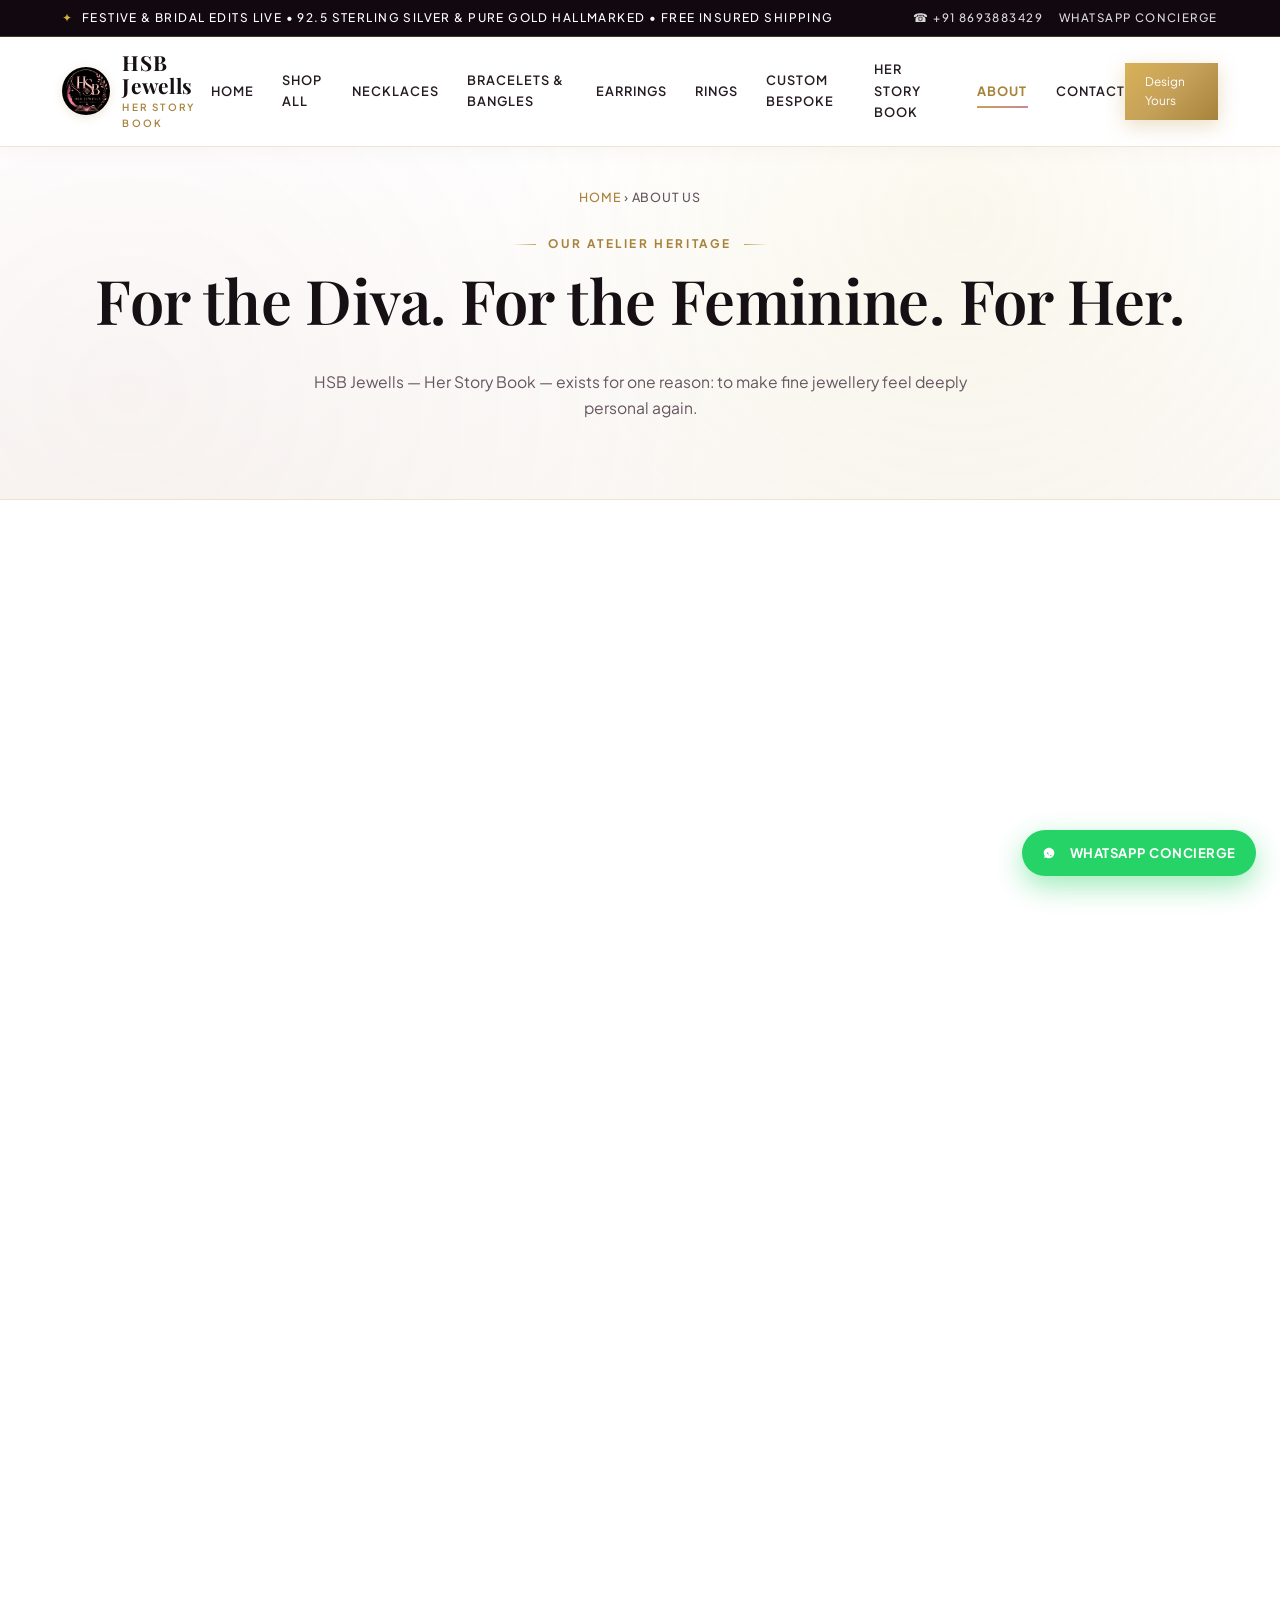
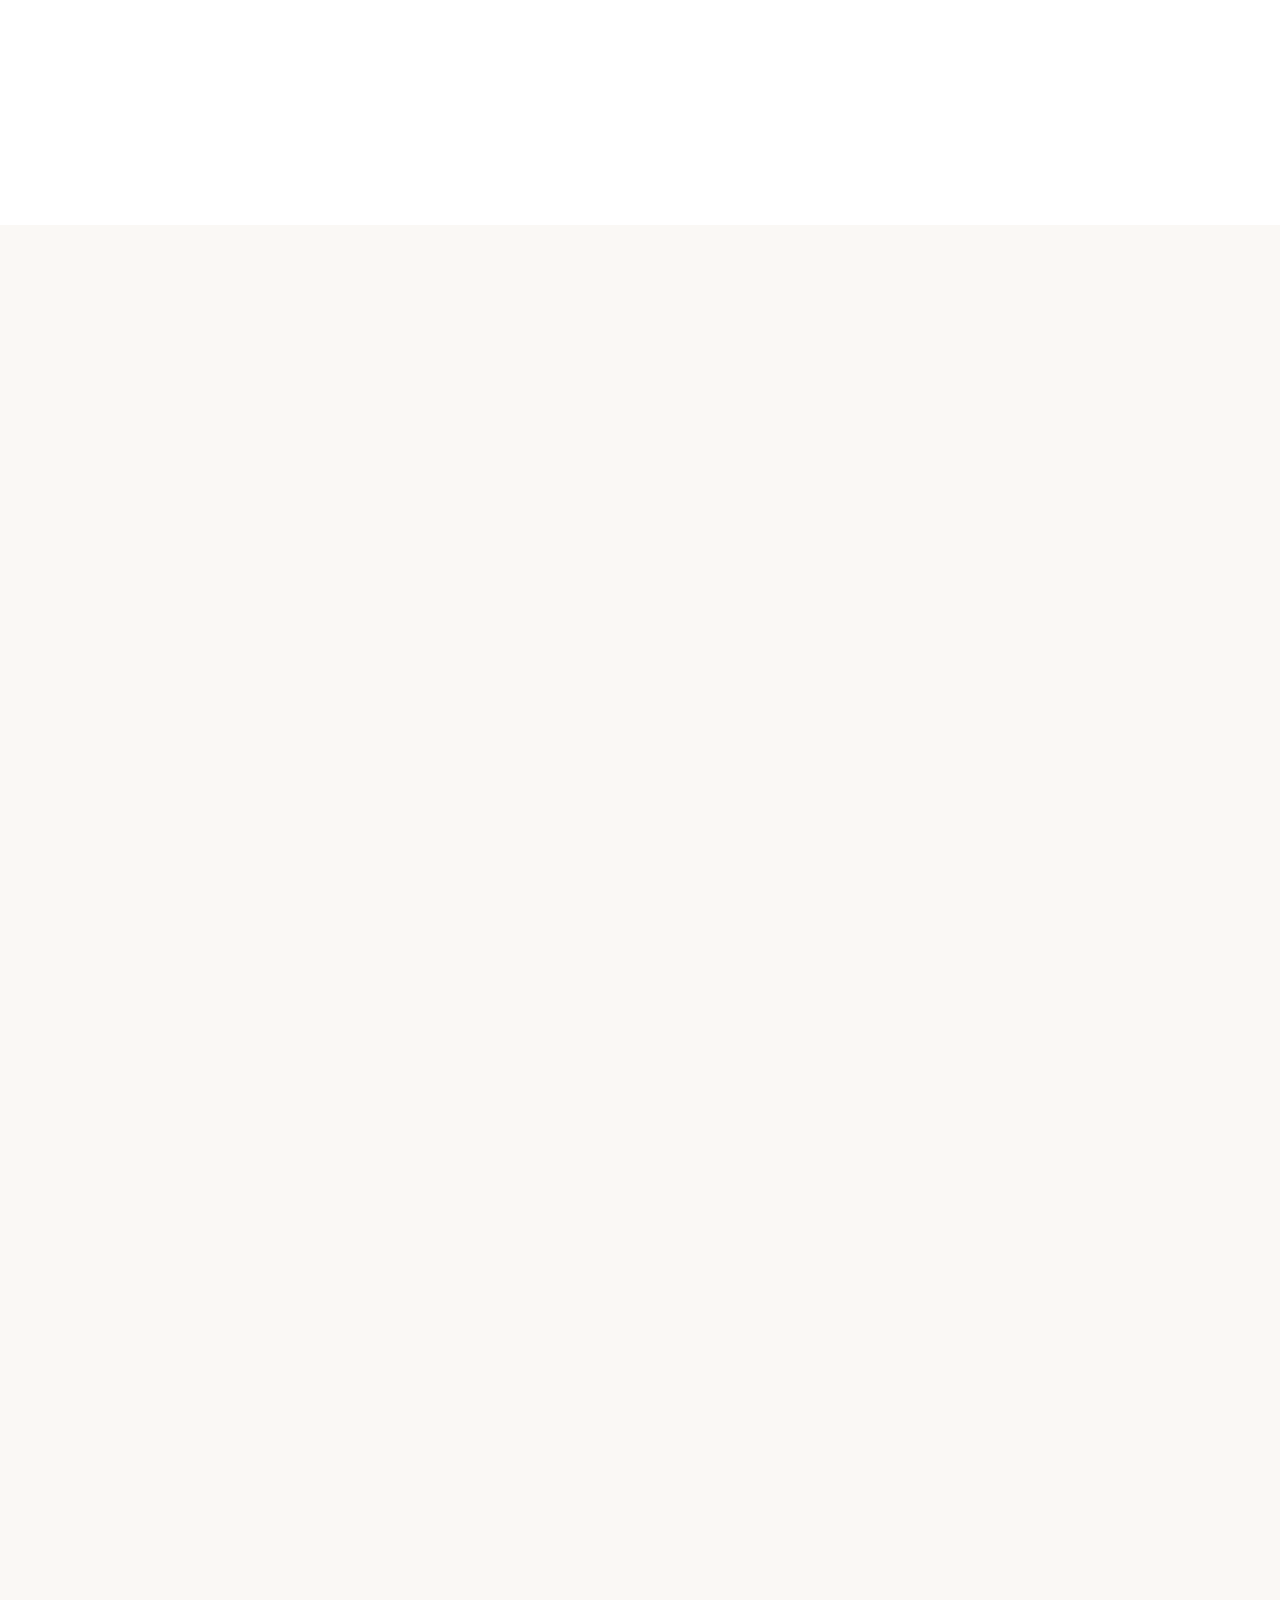
<file: about.html>
<!DOCTYPE html>
<html lang="en">
<head>
  <!-- Google tag (gtag.js) -->
  <script async src="https://www.googletagmanager.com/gtag/js?id=G-PJ1KTSX5X1"></script>
  <script>
    window.dataLayer = window.dataLayer || [];
    function gtag(){dataLayer.push(arguments);}
    gtag('js', new Date());

    gtag('config', 'G-PJ1KTSX5X1');
  </script>

  <meta charset="UTF-8">
  <meta name="viewport" content="width=device-width, initial-scale=1.0, maximum-scale=5.0, viewport-fit=cover">
  <meta http-equiv="X-Content-Type-Options" content="nosniff">
  <meta name="referrer" content="strict-origin-when-cross-origin">
  <title>About Us | HSB Jewells &mdash; Her Story Book</title>
  <meta name="description" content="Learn about HSB Jewells — Her Story Book. Creating jewellery blending old royal craftsmanship with contemporary silhouettes in Ahmedabad and Mumbai.">
  <link rel="canonical" href="https://hsbjewells.in/about.html">
  <link rel="icon" type="image/png" href="assets/img/logo.webp">

  <meta property="og:type" content="website">
  <meta property="og:title" content="About Us | HSB Jewells &mdash; Her Story Book">
  <meta property="og:description" content="Fine jewellery blending antique royalty with modern elegance. Handcrafted in Ahmedabad and Mumbai.">
  <meta property="og:url" content="https://hsbjewells.in/about.html">
  <meta property="og:site_name" content="HSB Jewells">
  <meta name="twitter:card" content="summary_large_image">

  <link rel="preconnect" href="https://fonts.googleapis.com">
  <link rel="preconnect" href="https://fonts.gstatic.com" crossorigin>
  <link rel="preconnect" href="https://www.googletagmanager.com">
  <link rel="dns-prefetch" href="https://www.google-analytics.com">
  <link href="https://fonts.googleapis.com/css2?family=Playfair+Display:ital,wght@0,500;0,600;0,700;1,400;1,600&family=Plus+Jakarta+Sans:wght@300;400;500;600;700&display=swap" rel="stylesheet">
  <link rel="stylesheet" href="assets/css/style.css?v=3.4">
</head>
<body>
<a class="skip-link" href="#main">Skip to content</a>

<!-- Top Bar -->
<div class="top-bar">
  <div class="top-bar-inner">
    <div class="top-bar-message">
      <span class="sparkle">&#10022;</span>
      <span>Festive &amp; Bridal Edits Live &bull; 92.5 Sterling Silver &amp; Pure Gold Hallmarked &bull; Free Insured Shipping</span>
    </div>
    <div class="top-bar-contact">
      <a href="tel:+918693883429">&#9742; +91 8693883429</a>
      <a href="https://wa.me/918693883429" target="_blank" rel="noopener noreferrer">WhatsApp Concierge</a>
    </div>
  </div>
</div>

<!-- Header -->
<header class="site-header">
  <nav class="nav">
    <a href="index.html" class="brand">
      <img src="assets/img/logo.webp" alt="HSB Jewells logo" width="48" height="48">
      <div class="brand-text">
        <span class="brand-word">HSB Jewells</span>
        <span class="brand-sub">Her Story Book</span>
      </div>
    </a>
    <div class="nav-links" id="nav-links">
      <a href="index.html">Home</a>
      <a href="shop.html">Shop All</a>
      <a href="necklaces.html">Necklaces</a>
      <a href="bangles-bracelets.html">Bracelets &amp; Bangles</a>
      <a href="earrings.html">Earrings</a>
      <a href="rings.html">Rings</a>
      <a href="custom-jewellery.html">Custom Bespoke</a>
      <a href="her-story-book.html">Her Story Book</a>
      <a href="about.html" class="active">About</a>
      <a href="contact.html">Contact</a>
    </div>
    <div class="nav-cta">
      <a href="custom-jewellery.html" class="btn btn-gold btn-sm">Design Yours</a>
      <button class="nav-toggle" aria-label="Toggle menu" aria-expanded="false" aria-controls="nav-links">&#9776;</button>
    </div>
  </nav>
</header>

<main id="main">

<!-- Hero Section -->
<section class="hero-aesthetic" style="padding: 40px 0 60px;">
  <div class="container text-center">
    <p class="breadcrumb"><a href="index.html">Home</a> &rsaquo; About Us</p>
    <div class="eyebrow center">Our Atelier Heritage</div>
    <h1>For the Diva. For the Feminine. For Her.</h1>
    <p class="hero-lead max-w">
      HSB Jewells &mdash; Her Story Book &mdash; exists for one reason: to make fine jewellery feel deeply personal again.
    </p>
  </div>
</section>

<!-- Our Philosophy -->
<section class="section bg-white">
  <div class="container grid grid-2" style="align-items:center; gap:50px;">
    <div>
      <p class="eyebrow">Our Philosophy</p>
      <h2>Not Just Jewellery &mdash;<br>The Weight of Your Presence.</h2>
      <p>We believe jewellery should say something &mdash; about who you are, where you come from, and who you are becoming. That's why every HSB piece blends old craftsmanship &mdash; kundan, meenakari, basra pearls, solid woven mesh &mdash; with clean, contemporary silhouettes.</p>
      <p>Whether you choose ready-to-wear 92.5 Sterling Silver architectural earrings or commission a 100% bespoke gold choker, each creation is hallmarked for purity and blessed with artisanal intent.</p>
      <div style="margin-top:24px;">
        <a href="shop.html" class="btn btn-gold">Explore Collections</a>
      </div>
    </div>
    <div class="card" style="padding: 16px; border: 1.5px solid var(--line-gold); box-shadow: var(--shadow-lg);">
      <img src="assets/img/new/campaign-hsb-signature-grid.png" alt="HSB Jewells Atelier Heritage" style="border-radius: var(--radius-sm); width: 100%;" loading="lazy" decoding="async">
    </div>
  </div>
</section>

<!-- Two Cities, One Atelier -->
<section class="section bg-cream">
  <div class="container">
    <div class="section-head">
      <p class="eyebrow center">Two Cities, One Story</p>
      <h2>Rooted in Ahmedabad &amp; Mumbai</h2>
      <p>From the diamond cutting centers of Gujarat to the high-fashion atelier studios of Mumbai.</p>
    </div>

    <div class="grid grid-3">
      <div class="card text-center">
        <b style="font-family:var(--font-display); font-size:1.8rem; color:var(--gold-deep); display:block; margin-bottom:8px;">Ahmedabad</b>
        <p>Our craftsmanship roots: where antique filigree, kundan setting, and traditional silver-smithing are practiced by generational master karigars.</p>
      </div>

      <div class="card text-center">
        <b style="font-family:var(--font-display); font-size:1.8rem; color:var(--gold-deep); display:block; margin-bottom:8px;">Mumbai</b>
        <p>Our design studio: where contemporary architectural lines, avant-garde 92.5 sterling silver concepts, and modern luxury come to life.</p>
      </div>

      <div class="card text-center">
        <b style="font-family:var(--font-display); font-size:1.8rem; color:var(--gold-deep); display:block; margin-bottom:8px;">All Over India</b>
        <p>Insured pan-India express shipping in tamper-proof security cases, bringing the Her Story Book experience directly to your doorstep.</p>
      </div>
    </div>
  </div>
</section>

<!-- Trust Pillars -->
<section class="section bg-white">
  <div class="container">
    <div class="stats">
      <div class="stat">
        <b style="color:var(--gold-deep);">100%</b>
        <span style="color:var(--slate);">Hallmarked 92.5 &bull; 18k Precious Metals</span>
      </div>
      <div class="stat">
        <b style="color:var(--gold-deep);">Direct</b>
        <span style="color:var(--slate);">No Middlemen &bull; Pure Artisan Value</span>
      </div>
      <div class="stat">
        <b style="color:var(--gold-deep);">Bespoke</b>
        <span style="color:var(--slate);">5-7 Days Custom Handcrafting Turnaround</span>
      </div>
      <div class="stat">
        <b style="color:var(--gold-deep);">Lifetime</b>
        <span style="color:var(--slate);">Cleaning &amp; Re-polishing Guarantee</span>
      </div>
    </div>
  </div>
</section>

<!-- Callout -->
<section class="section bg-cream">
  <div class="container">
    <div class="cta-band">
      <p class="eyebrow center" style="color:var(--gold-bright);">Experience HSB</p>
      <h2>Ready to Begin Your Story?</h2>
      <p>Discover ready-to-wear pieces or begin creating your custom heirloom today.</p>
      <div class="hero-ctas">
        <a href="shop.html" class="btn btn-gold">Shop Ready Pieces</a>
        <a href="contact.html" class="btn btn-ghost-white">Contact Atelier</a>
      </div>
    </div>
  </div>
</section>

</main>

<!-- Floating WhatsApp -->
<a href="https://wa.me/918693883429" target="_blank" rel="noopener noreferrer" class="floating-whatsapp" aria-label="Chat on WhatsApp">
  <svg viewBox="0 0 24 24"><path d="M12.031 6.172c-3.181 0-5.767 2.586-5.768 5.766-.001 1.298.38 2.27 1.019 3.287l-.582 2.128 2.182-.573c.978.58 1.911.928 3.145.929 3.178 0 5.767-2.587 5.768-5.766.001-3.187-2.575-5.77-5.764-5.771zm3.392 8.244c-.144.405-.837.774-1.17.824-.312.045-.634.074-1.802-.411-.944-.393-1.637-1.177-2.091-1.785-.453-.608-.453-1.071-.453-1.071 0-.312.164-.525.27-.638.106-.112.233-.141.312-.141.079 0 .157.002.226.005.074.003.172-.028.267.202.102.247.348.847.378.91.03.063.05.137.009.219-.041.082-.061.134-.122.205-.061.072-.128.161-.183.216-.061.061-.125.127-.054.249.071.122.316.522.679.845.467.416.861.545.983.606.122.061.194.053.266-.03.072-.083.308-.358.39-.481.082-.123.164-.103.275-.062.111.041.706.333.827.394.122.061.203.092.233.143.03.051.03.298-.114.703z"/></svg>
  <span>WhatsApp Concierge</span>
</a>

<!-- Site Footer -->
<footer class="site-footer">
  <div class="container">
    <div class="footer-grid">
      <div class="footer-brand">
        <a href="index.html" class="brand" style="margin-bottom:16px;">
          <img src="assets/img/logo.webp" alt="HSB Jewells Crest" width="46" height="46">
          <div class="brand-text">
            <span class="brand-word" style="color:#FFFFFF;">HSB Jewells</span>
            <span class="brand-sub" style="color:var(--gold-light);">Her Story Book</span>
          </div>
        </a>
        <p>Not just jewellery &mdash; the weight of your presence. Fine 92.5 Sterling Silver, 18k solid gold mesh, and bespoke heirloom creations.</p>
        <div class="social-row">
          <a href="https://instagram.com/hsbjewells" target="_blank" rel="noopener noreferrer" aria-label="Instagram">IG</a>
          <a href="https://facebook.com/hsbjewells" target="_blank" rel="noopener noreferrer" aria-label="Facebook">FB</a>
          <a href="https://wa.me/918693883429" target="_blank" rel="noopener noreferrer" aria-label="WhatsApp">WA</a>
        </div>
      </div>
      <div>
        <h4>Shop Chapters</h4>
        <a href="necklaces.html">Necklaces &amp; Chokers</a>
        <a href="bangles-bracelets.html">Bracelets &amp; Silk Cords</a>
        <a href="earrings.html">Earrings &amp; Drops</a>
        <a href="rings.html">Rings &amp; Bands</a>
        <a href="anklets.html">Anklets</a>
        <a href="maang-tikka.html">Maang Tikka &amp; Crown</a>
      </div>
      <div>
        <h4>Explore Atelier</h4>
        <a href="custom-jewellery.html">Custom Bespoke Design</a>
        <a href="her-story-book.html">Her Story Book Journal</a>
        <a href="about.html">Our Atelier Heritage</a>
        <a href="contact.html">Contact Us</a>
      </div>
      <div>
        <h4>Reach Atelier</h4>
        <a href="tel:+918693883429">&#9742; +91 8693883429</a>
        <a href="mailto:hsbjewells@gmail.com">&#9993; hsbjewells@gmail.com</a>
        <a href="#">Ahmedabad, Gujarat &bull; Mumbai, Maharashtra</a>
      </div>
    </div>
    <div class="footer-bottom">
      <span>&copy; 2026 HSB Jewells. All rights reserved. Handcrafted in India.</span>
      <span>Authentic 92.5 Sterling Silver &bull; 18k Gold Hallmarked</span>
    </div>
  </div>
</footer>

<script src="assets/js/main.js?v=3.4"></script>
</body>
</html>
</file>
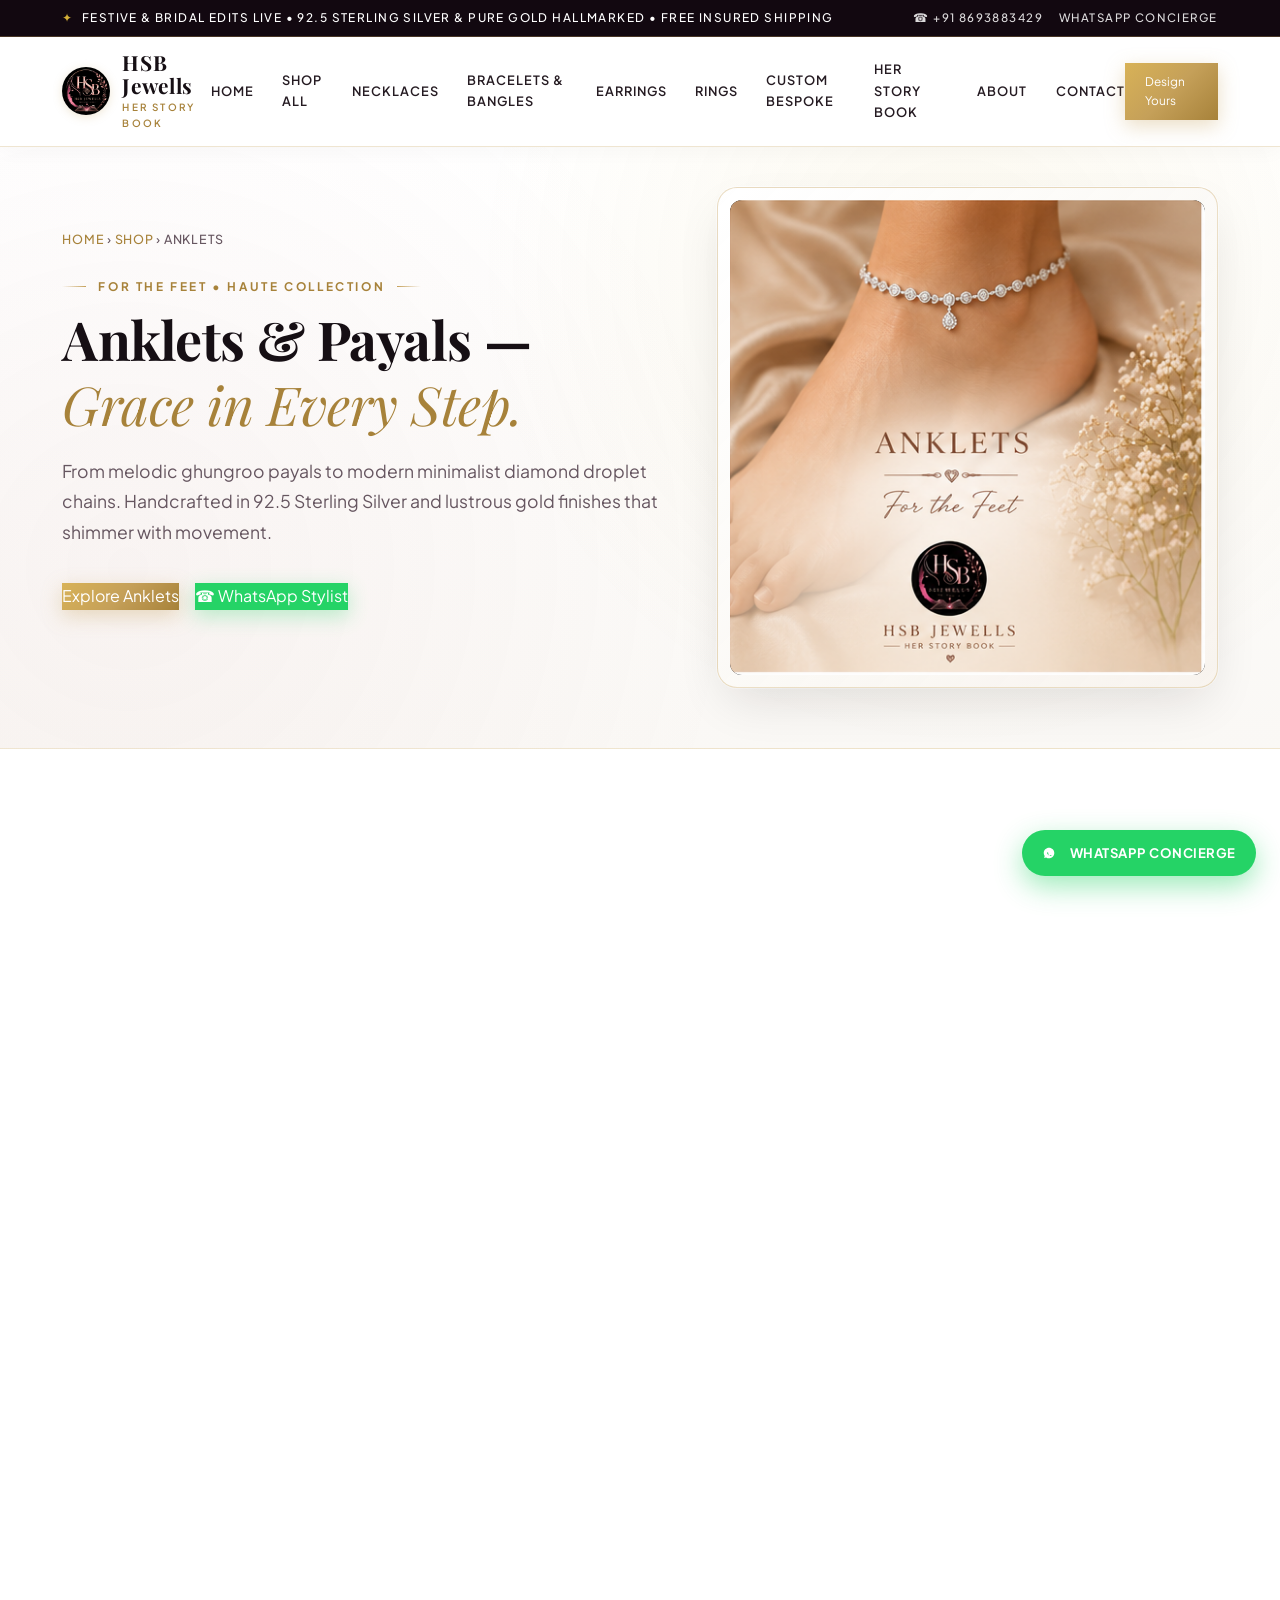
<file: anklets.html>
<!DOCTYPE html>
<html lang="en">
<head>
  <!-- Google tag (gtag.js) -->
  <script async src="https://www.googletagmanager.com/gtag/js?id=G-PJ1KTSX5X1"></script>
  <script>
    window.dataLayer = window.dataLayer || [];
    function gtag(){dataLayer.push(arguments);}
    gtag('js', new Date());

    gtag('config', 'G-PJ1KTSX5X1');
  </script>

  <meta charset="UTF-8">
  <meta name="viewport" content="width=device-width, initial-scale=1.0, maximum-scale=5.0, viewport-fit=cover">
  <meta http-equiv="X-Content-Type-Options" content="nosniff">
  <meta name="referrer" content="strict-origin-when-cross-origin">
  <title>Anklets &amp; Payals | HSB Jewells &mdash; Her Story Book</title>
  <meta name="description" content="Shop fine 92.5 Sterling Silver and gold anklets, delicate payals, and gemstone foot jewellery at HSB Jewells.">
  <link rel="canonical" href="https://hsbjewells.in/anklets.html">
  <link rel="icon" type="image/png" href="assets/img/logo.webp">

  <meta property="og:type" content="website">
  <meta property="og:title" content="Anklets &amp; Payals | HSB Jewells">
  <meta property="og:description" content="Delicate payals and statement anklets for graceful steps.">
  <meta property="og:url" content="https://hsbjewells.in/anklets.html">
  <meta property="og:site_name" content="HSB Jewells">
  <meta name="twitter:card" content="summary_large_image">

  <link rel="preconnect" href="https://fonts.googleapis.com">
  <link rel="preconnect" href="https://fonts.gstatic.com" crossorigin>
  <link rel="preconnect" href="https://www.googletagmanager.com">
  <link rel="dns-prefetch" href="https://www.google-analytics.com">
  <link href="https://fonts.googleapis.com/css2?family=Playfair+Display:ital,wght@0,500;0,600;0,700;1,400;1,600&family=Plus+Jakarta+Sans:wght@300;400;500;600;700&display=swap" rel="stylesheet">
  <link rel="stylesheet" href="assets/css/style.css?v=3.4">
</head>
<body>
<a class="skip-link" href="#main">Skip to content</a>

<!-- Top Bar -->
<div class="top-bar">
  <div class="top-bar-inner">
    <div class="top-bar-message">
      <span class="sparkle">&#10022;</span>
      <span>Festive &amp; Bridal Edits Live &bull; 92.5 Sterling Silver &amp; Pure Gold Hallmarked &bull; Free Insured Shipping</span>
    </div>
    <div class="top-bar-contact">
      <a href="tel:+918693883429">&#9742; +91 8693883429</a>
      <a href="https://wa.me/918693883429" target="_blank" rel="noopener noreferrer">WhatsApp Concierge</a>
    </div>
  </div>
</div>

<!-- Header -->
<header class="site-header">
  <nav class="nav">
    <a href="index.html" class="brand">
      <img src="assets/img/logo.webp" alt="HSB Jewells logo" width="48" height="48">
      <div class="brand-text">
        <span class="brand-word">HSB Jewells</span>
        <span class="brand-sub">Her Story Book</span>
      </div>
    </a>
    <div class="nav-links" id="nav-links">
      <a href="index.html">Home</a>
      <a href="shop.html">Shop All</a>
      <a href="necklaces.html">Necklaces</a>
      <a href="bangles-bracelets.html">Bracelets &amp; Bangles</a>
      <a href="earrings.html">Earrings</a>
      <a href="rings.html">Rings</a>
      <a href="custom-jewellery.html">Custom Bespoke</a>
      <a href="her-story-book.html">Her Story Book</a>
      <a href="about.html">About</a>
      <a href="contact.html">Contact</a>
    </div>
    <div class="nav-cta">
      <a href="custom-jewellery.html" class="btn btn-gold btn-sm">Design Yours</a>
      <button class="nav-toggle" aria-label="Toggle menu" aria-expanded="false" aria-controls="nav-links">&#9776;</button>
    </div>
  </nav>
</header>

<main id="main">

<!-- Hero Section -->
<section class="hero-aesthetic" style="padding: 40px 0 60px;">
  <div class="hero-aesthetic-inner">
    <div class="hero-text">
      <p class="breadcrumb"><a href="index.html">Home</a> &rsaquo; <a href="shop.html">Shop</a> &rsaquo; Anklets</p>
      <div class="eyebrow">For the Feet &bull; Haute Collection</div>
      <h1>Anklets &amp; Payals &mdash;<br><em>Grace in Every Step.</em></h1>
      <p class="hero-lead">
        From melodic ghungroo payals to modern minimalist diamond droplet chains. Handcrafted in
        92.5 Sterling Silver and lustrous gold finishes that shimmer with movement.
      </p>
      <div class="hero-ctas">
        <a href="#anklet-grid" class="btn btn-gold">Explore Anklets</a>
        <a href="https://wa.me/918693883429?text=Hi%20HSB%20Jewells%2C%20I%20am%20interested%20in%20anklets" target="_blank" rel="noopener noreferrer" class="btn btn-whatsapp">&#9742; WhatsApp Stylist</a>
      </div>
    </div>

    <div class="hero-video-wrapper">
      <div class="hero-video-box" style="aspect-ratio: 1/1;">
        <img src="assets/img/new/cat-anklets-luxury.png" alt="The Payal Reverie Diamond Anklet" style="width:100%; height:100%; object-fit:cover;" loading="lazy" decoding="async">
      </div>
    </div>
  </div>
</section>

<!-- Product Catalog Grid -->
<section class="section bg-white" id="anklet-grid">
  <div class="container">
    <div class="section-head">
      <p class="eyebrow center">Haute Atelier Releases</p>
      <h2>The Anklet Collection</h2>
      <p>Delicate chains, diamond halo medallions, and traditional chime payals for auspicious celebrations.</p>
    </div>

    <div class="grid grid-4">

      <!-- Item 1: The Payal Reverie -->
      <div class="product-card" data-title="The Payal Reverie Diamond Anklet" data-tag="Anklets &bull; For the Feet" data-desc="Delicate links of diamond halo medallions culminating in a sparkling pear-shaped droplet over champagne silk." data-price="Price on Request" data-img="assets/img/new/cat-anklets-luxury.png" data-specs="92.5 Sterling Silver, Pear Teardrop Charm, Hallmarked">
        <div class="product-photo">
          <div class="product-badge-group">
            <span class="badge badge-gold">Heirloom</span>
            <span class="badge badge-white">Anklet</span>
          </div>
          <img src="assets/img/new/cat-anklets-luxury.png" alt="The Payal Reverie Diamond Anklet" loading="lazy" decoding="async">
        </div>
        <div class="product-body">
          <span class="product-tag">Anklets &bull; For the Feet</span>
          <h3>The Payal Reverie Anklet</h3>
          <p>Circular diamond halos linked by fine chains with a floating pear teardrop charm.</p>
          <div class="product-specs">
            <span class="spec-pill">Diamond Chain</span>
            <span class="spec-pill">Pear Droplet</span>
            <span class="spec-pill">Comfort Fit</span>
          </div>
          <div class="product-footer">
            <div class="product-price">Price on Request</div>
            <button class="btn btn-gold btn-sm btn-quick-view">Quick View</button>
          </div>
        </div>
      </div>

      <!-- Item 2: Payal-E-Ishq -->
      <div class="product-card" data-title="Payal-E-Ishq" data-tag="Anklets &bull; Love" data-desc="An expression of love, worn close to the heart and echoing in every gentle movement." data-price="Price on Request" data-img="assets/img/anklet/love.webp" data-specs="Traditional Chime, Gold Finish, Hallmarked">
        <div class="product-photo">
          <img src="assets/img/anklet/love.webp" alt="Payal-E-Ishq" loading="lazy" decoding="async">
        </div>
        <div class="product-body">
          <span class="product-tag">Anklets &bull; Love</span>
          <h3>Payal-E-Ishq</h3>
          <p>An expression of love, worn close to the heart and echoing in every gentle step.</p>
          <div class="product-specs">
            <span class="spec-pill">Love Chapter</span>
            <span class="spec-pill">Ghungroo Chime</span>
          </div>
          <div class="product-footer">
            <div class="product-price">Price on Request</div>
            <button class="btn btn-gold btn-sm btn-quick-view">Quick View</button>
          </div>
        </div>
      </div>

      <!-- Item 3: Unstoppable -->
      <div class="product-card" data-title="Unstoppable Anklet" data-tag="Anklets &bull; Strength" data-desc="She walks her own path, leaving strength and elegance in every step." data-price="Price on Request" data-img="assets/img/anklet/strength.webp" data-specs="Rose Gold Chain, Minimalist Bar, 92.5 Silver">
        <div class="product-photo">
          <img src="assets/img/anklet/strength.webp" alt="Unstoppable Anklet" loading="lazy" decoding="async">
        </div>
        <div class="product-body">
          <span class="product-tag">Anklets &bull; Strength</span>
          <h3>Unstoppable</h3>
          <p>She walks her own path, leaving strength and elegance in every step.</p>
          <div class="product-specs">
            <span class="spec-pill">Strength Chapter</span>
            <span class="spec-pill">Rose Gold</span>
          </div>
          <div class="product-footer">
            <div class="product-price">Price on Request</div>
            <button class="btn btn-gold btn-sm btn-quick-view">Quick View</button>
          </div>
        </div>
      </div>

      <!-- Item 4: Grace -->
      <div class="product-card" data-title="Grace Anklet" data-tag="Anklets &bull; Gratitude" data-desc="She walks softly, loves deeply, and carries gratitude in every step." data-price="Price on Request" data-img="assets/img/anklet/grat.webp" data-specs="Temple Motifs, Polki Accents, Warm Gold">
        <div class="product-photo">
          <img src="assets/img/anklet/grat.webp" alt="Grace Anklet" loading="lazy" decoding="async">
        </div>
        <div class="product-body">
          <span class="product-tag">Anklets &bull; Gratitude</span>
          <h3>Grace</h3>
          <p>She walks softly, loves deeply, and carries gratitude in every step.</p>
          <div class="product-specs">
            <span class="spec-pill">Gratitude Chapter</span>
            <span class="spec-pill">Temple Motif</span>
          </div>
          <div class="product-footer">
            <div class="product-price">Price on Request</div>
            <button class="btn btn-gold btn-sm btn-quick-view">Quick View</button>
          </div>
        </div>
      </div>

    </div>
  </div>
</section>

<!-- Custom Bespoke Callout -->
<section class="section bg-cream">
  <div class="container">
    <div class="cta-band">
      <p class="eyebrow center" style="color:var(--gold-bright);">Custom Atelier</p>
      <h2>Bespoke Bridal Payal Sets</h2>
      <p>Custom length, single or pair, with traditional ghungroos or silent modern diamond accents.</p>
      <div class="hero-ctas">
        <a href="custom-jewellery.html" class="btn btn-gold">Design Custom Payal</a>
        <a href="https://wa.me/918693883429?text=Hi%20HSB%20Jewells%2C%20I%20am%20looking%20for%20bridal%20payals" target="_blank" rel="noopener noreferrer" class="btn btn-whatsapp">&#9742; WhatsApp Stylist</a>
      </div>
    </div>
  </div>
</section>

</main>

<!-- Quick View Modal -->
<div class="modal-backdrop" id="quickViewModal" role="dialog" aria-modal="true" aria-labelledby="modalTitle">
  <div class="modal-content">
    <button class="modal-close" id="modalClose" aria-label="Close modal">&times;</button>
    <div class="modal-media" id="modalMedia"></div>
    <div style="display:flex; flex-direction:column; justify-content:space-between;">
      <div>
        <span class="product-tag" id="modalTag">Fine Jewellery</span>
        <h3 id="modalTitle" style="font-size:1.6rem; margin-bottom:8px;">Jewellery Name</h3>
        <p id="modalDesc" style="color:var(--slate); font-size:0.95rem; line-height:1.6; margin-bottom:18px;">Product description.</p>
        <div id="modalSpecs" style="display:flex; flex-wrap:wrap; gap:8px; margin-bottom:20px;"></div>
      </div>
      <div>
        <div style="margin-bottom:16px;">
          <span style="font-size:0.75rem; text-transform:uppercase; letter-spacing:0.1em; color:var(--slate); display:block;">Pricing &amp; Availability</span>
          <div id="modalPrice" style="font-family:var(--font-display); font-size:1.4rem; color:var(--ink); font-weight:700;">Price on Request</div>
        </div>
        <div style="display:flex; gap:12px; flex-wrap:wrap;">
          <a href="#" id="modalWaLink" target="_blank" rel="noopener noreferrer" class="btn btn-whatsapp" style="flex-grow:1;">&#9742; Order on WhatsApp</a>
          <a href="custom-jewellery.html" class="btn btn-gold">Customize</a>
        </div>
      </div>
    </div>
  </div>
</div>

<!-- Floating WhatsApp -->
<a href="https://wa.me/918693883429" target="_blank" rel="noopener noreferrer" class="floating-whatsapp" aria-label="Chat on WhatsApp">
  <svg viewBox="0 0 24 24"><path d="M12.031 6.172c-3.181 0-5.767 2.586-5.768 5.766-.001 1.298.38 2.27 1.019 3.287l-.582 2.128 2.182-.573c.978.58 1.911.928 3.145.929 3.178 0 5.767-2.587 5.768-5.766.001-3.187-2.575-5.77-5.764-5.771zm3.392 8.244c-.144.405-.837.774-1.17.824-.312.045-.634.074-1.802-.411-.944-.393-1.637-1.177-2.091-1.785-.453-.608-.453-1.071-.453-1.071 0-.312.164-.525.27-.638.106-.112.233-.141.312-.141.079 0 .157.002.226.005.074.003.172-.028.267.202.102.247.348.847.378.91.03.063.05.137.009.219-.041.082-.061.134-.122.205-.061.072-.128.161-.183.216-.061.061-.125.127-.054.249.071.122.316.522.679.845.467.416.861.545.983.606.122.061.194.053.266-.03.072-.083.308-.358.39-.481.082-.123.164-.103.275-.062.111.041.706.333.827.394.122.061.203.092.233.143.03.051.03.298-.114.703z"/></svg>
  <span>WhatsApp Concierge</span>
</a>

<!-- Site Footer -->
<footer class="site-footer">
  <div class="container">
    <div class="footer-grid">
      <div class="footer-brand">
        <a href="index.html" class="brand" style="margin-bottom:16px;">
          <img src="assets/img/logo.webp" alt="HSB Jewells Crest" width="46" height="46">
          <div class="brand-text">
            <span class="brand-word" style="color:#FFFFFF;">HSB Jewells</span>
            <span class="brand-sub" style="color:var(--gold-light);">Her Story Book</span>
          </div>
        </a>
        <p>Not just jewellery &mdash; the weight of your presence. Fine 92.5 Sterling Silver, 18k solid gold mesh, and bespoke heirloom creations.</p>
        <div class="social-row">
          <a href="https://instagram.com/hsbjewells" target="_blank" rel="noopener noreferrer" aria-label="Instagram">IG</a>
          <a href="https://facebook.com/hsbjewells" target="_blank" rel="noopener noreferrer" aria-label="Facebook">FB</a>
          <a href="https://wa.me/918693883429" target="_blank" rel="noopener noreferrer" aria-label="WhatsApp">WA</a>
        </div>
      </div>
      <div>
        <h4>Shop Chapters</h4>
        <a href="necklaces.html">Necklaces &amp; Chokers</a>
        <a href="bangles-bracelets.html">Bracelets &amp; Silk Cords</a>
        <a href="earrings.html">Earrings &amp; Drops</a>
        <a href="rings.html">Rings &amp; Bands</a>
        <a href="anklets.html">Anklets</a>
        <a href="maang-tikka.html">Maang Tikka &amp; Crown</a>
      </div>
      <div>
        <h4>Explore Atelier</h4>
        <a href="custom-jewellery.html">Custom Bespoke Design</a>
        <a href="her-story-book.html">Her Story Book Journal</a>
        <a href="about.html">Our Atelier Heritage</a>
        <a href="contact.html">Contact Us</a>
      </div>
      <div>
        <h4>Reach Atelier</h4>
        <a href="tel:+918693883429">&#9742; +91 8693883429</a>
        <a href="mailto:hsbjewells@gmail.com">&#9993; hsbjewells@gmail.com</a>
        <a href="#">Ahmedabad, Gujarat &bull; Mumbai, Maharashtra</a>
      </div>
    </div>
    <div class="footer-bottom">
      <span>&copy; 2026 HSB Jewells. All rights reserved. Handcrafted in India.</span>
      <span>Authentic 92.5 Sterling Silver &bull; 18k Gold Hallmarked</span>
    </div>
  </div>
</footer>

<script src="assets/js/main.js?v=3.4"></script>
</body>
</html>
</file>
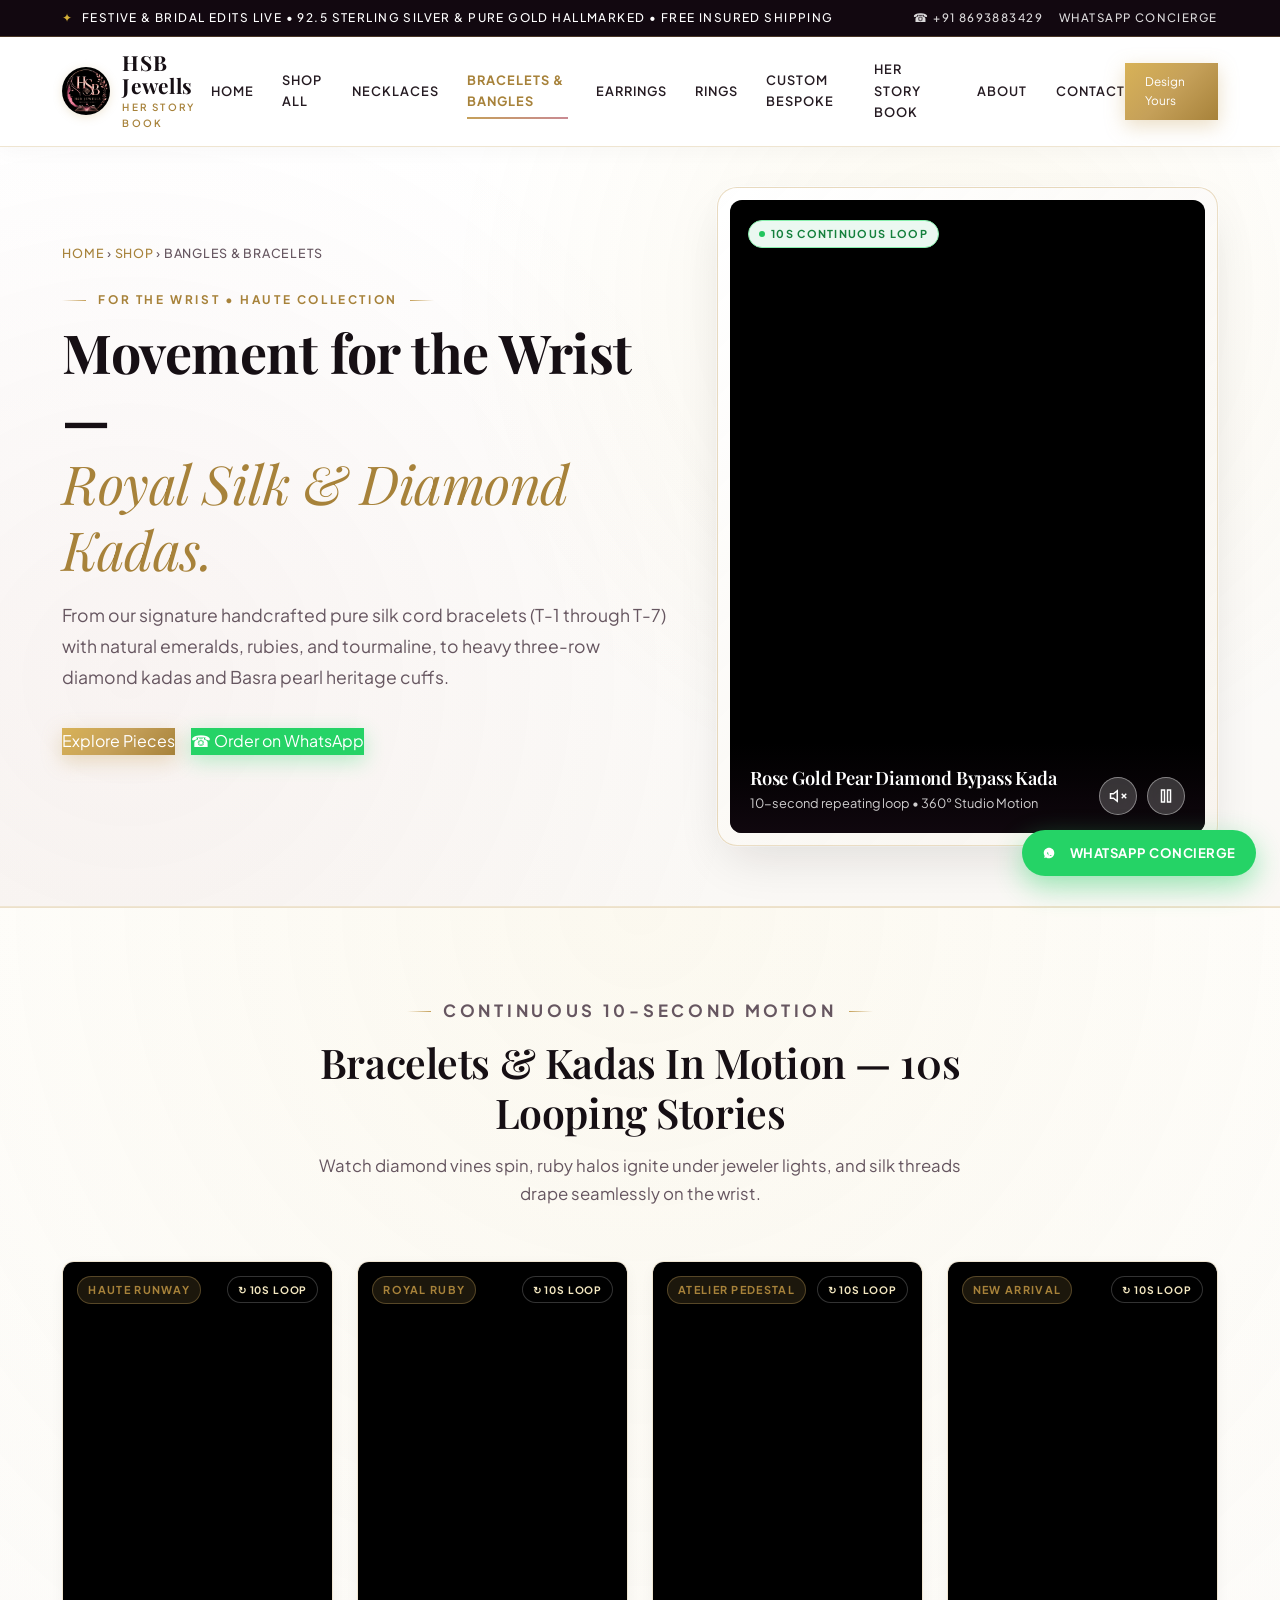
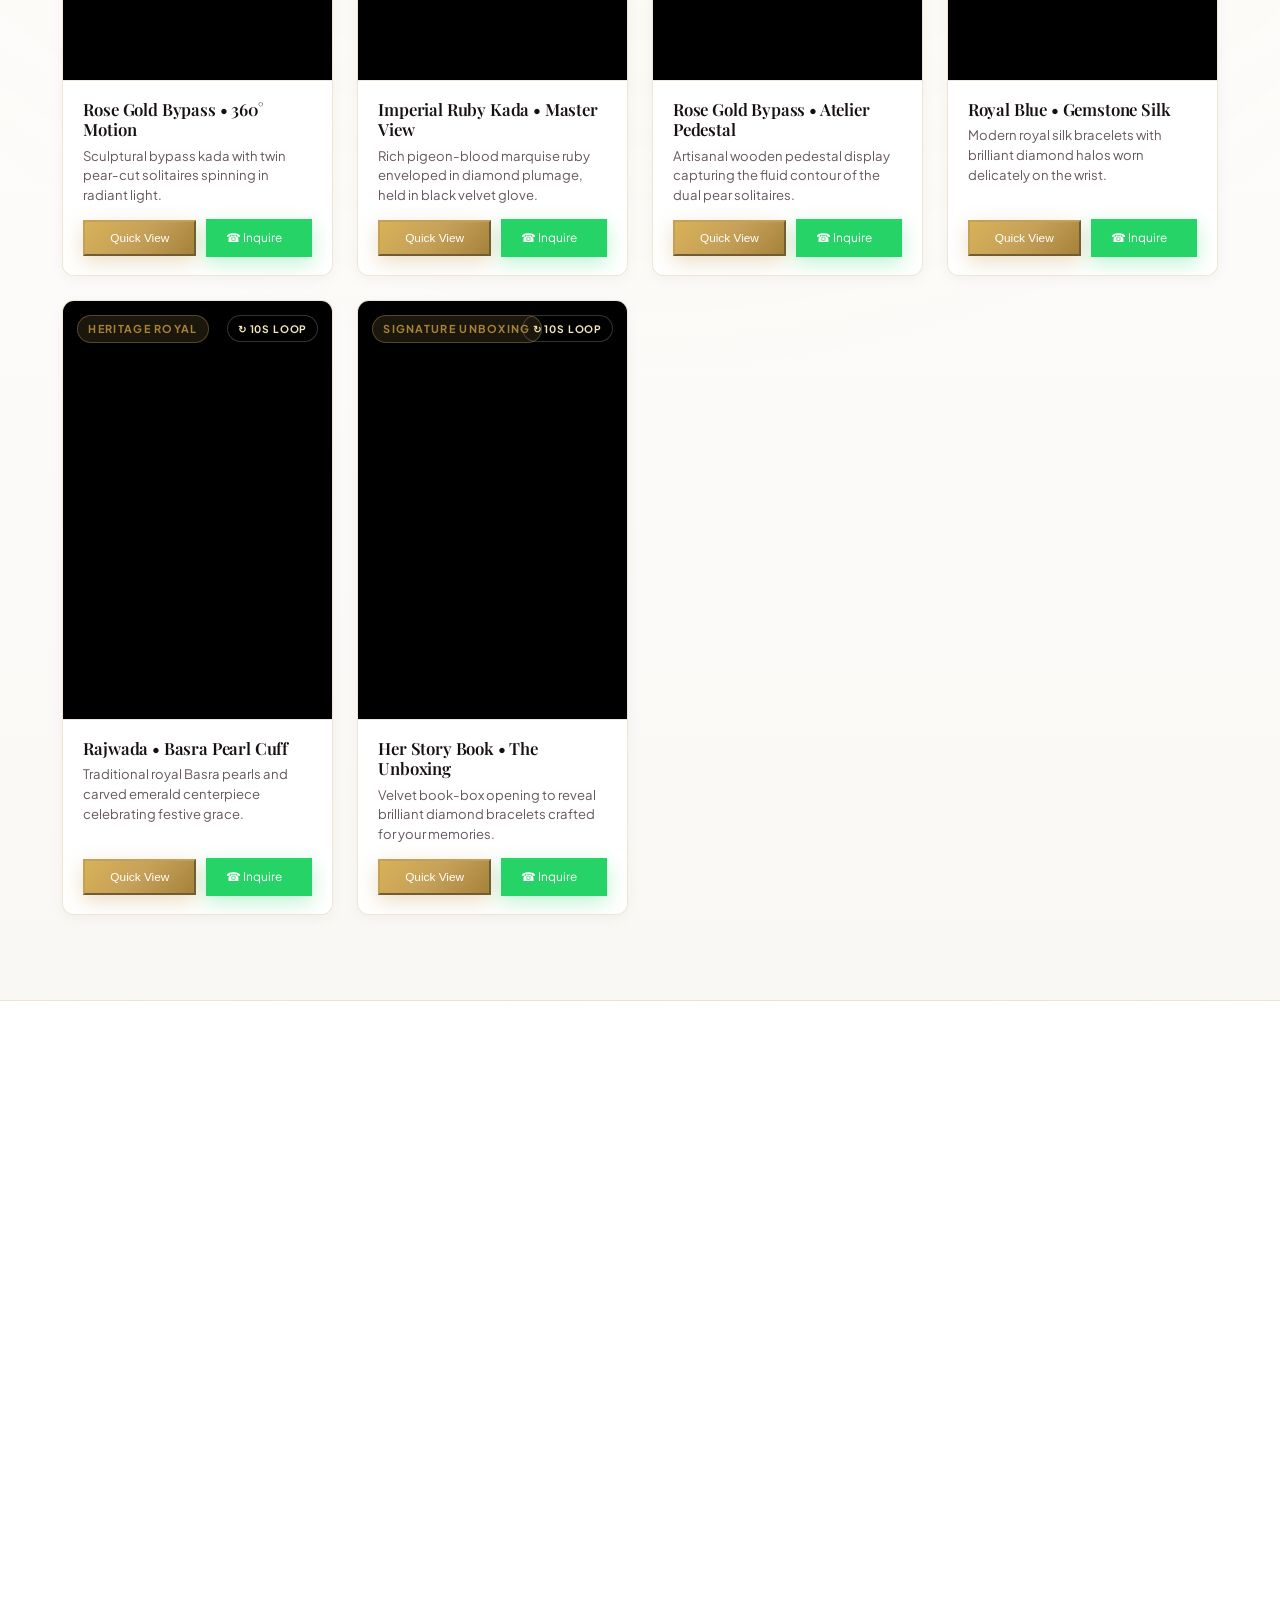
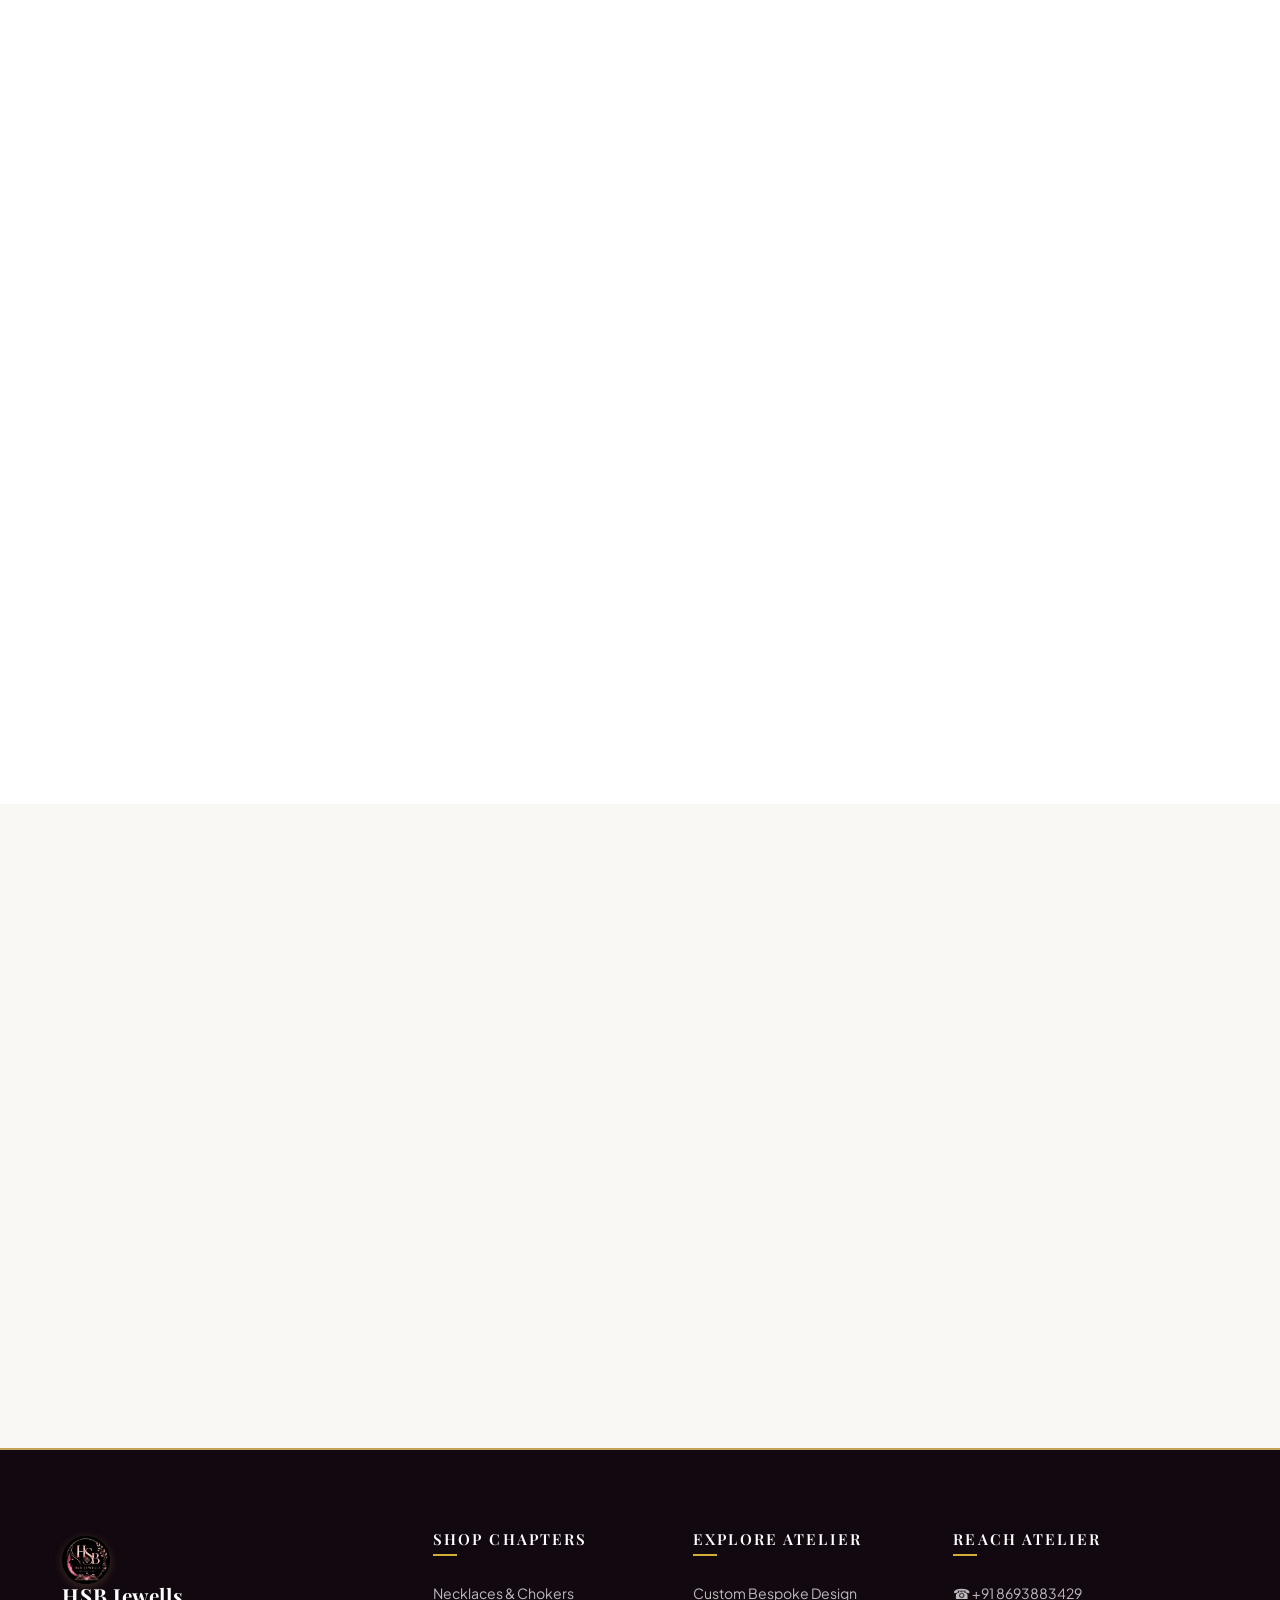
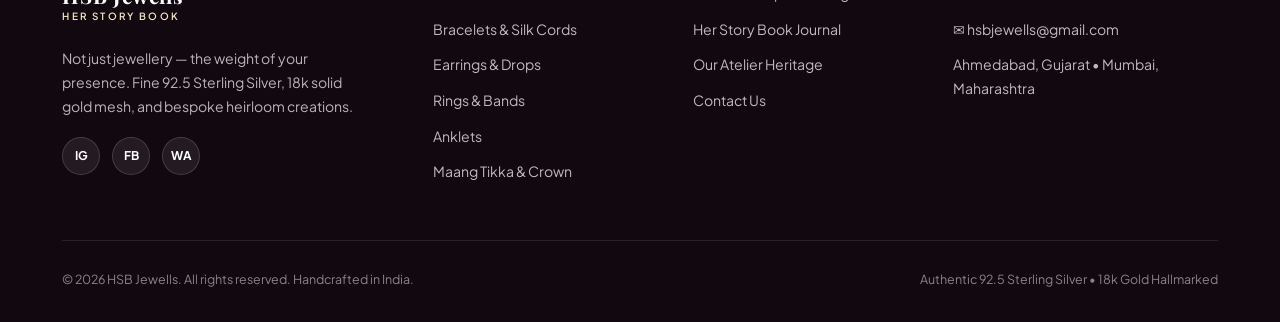
<file: bangles-bracelets.html>
<!DOCTYPE html>
<html lang="en">
<head>
  <!-- Google tag (gtag.js) -->
  <script async src="https://www.googletagmanager.com/gtag/js?id=G-PJ1KTSX5X1"></script>
  <script>
    window.dataLayer = window.dataLayer || [];
    function gtag(){dataLayer.push(arguments);}
    gtag('js', new Date());

    gtag('config', 'G-PJ1KTSX5X1');
  </script>

  <meta charset="UTF-8">
  <meta name="viewport" content="width=device-width, initial-scale=1.0, maximum-scale=5.0, viewport-fit=cover">
  <meta http-equiv="X-Content-Type-Options" content="nosniff">
  <meta name="referrer" content="strict-origin-when-cross-origin">
  <title>Bangles, Kadas &amp; Silk Cord Bracelets | HSB Jewells</title>
  <meta name="description" content="Shop handcrafted silk cord gemstone bracelets (T-1 to T-7), diamond kadas, 18k rose gold mesh bracelets, and Basra pearl cuffs at HSB Jewells.">
  <link rel="canonical" href="https://hsbjewells.in/bangles-bracelets.html">
  <link rel="icon" type="image/png" href="assets/img/logo.webp">

  <meta property="og:type" content="website">
  <meta property="og:title" content="Bangles, Kadas &amp; Silk Cord Bracelets | HSB Jewells">
  <meta property="og:description" content="Handcrafted silk cord gemstone bracelets, triple-row diamond kadas, and Basra pearl cuffs.">
  <meta property="og:url" content="https://hsbjewells.in/bangles-bracelets.html">
  <meta property="og:site_name" content="HSB Jewells">
  <meta name="twitter:card" content="summary_large_image">

  <link rel="preconnect" href="https://fonts.googleapis.com">
  <link rel="preconnect" href="https://fonts.gstatic.com" crossorigin>
  <link rel="preconnect" href="https://www.googletagmanager.com">
  <link rel="dns-prefetch" href="https://www.google-analytics.com">
  <link href="https://fonts.googleapis.com/css2?family=Playfair+Display:ital,wght@0,500;0,600;0,700;1,400;1,600&family=Plus+Jakarta+Sans:wght@300;400;500;600;700&display=swap" rel="stylesheet">
  <link rel="stylesheet" href="assets/css/style.css?v=3.4">
</head>
<body>
<a class="skip-link" href="#main">Skip to content</a>

<!-- Top Bar -->
<div class="top-bar">
  <div class="top-bar-inner">
    <div class="top-bar-message">
      <span class="sparkle">&#10022;</span>
      <span>Festive &amp; Bridal Edits Live &bull; 92.5 Sterling Silver &amp; Pure Gold Hallmarked &bull; Free Insured Shipping</span>
    </div>
    <div class="top-bar-contact">
      <a href="tel:+918693883429">&#9742; +91 8693883429</a>
      <a href="https://wa.me/918693883429" target="_blank" rel="noopener noreferrer">WhatsApp Concierge</a>
    </div>
  </div>
</div>

<!-- Header -->
<header class="site-header">
  <nav class="nav">
    <a href="index.html" class="brand">
      <img src="assets/img/logo.webp" alt="HSB Jewells logo" width="48" height="48">
      <div class="brand-text">
        <span class="brand-word">HSB Jewells</span>
        <span class="brand-sub">Her Story Book</span>
      </div>
    </a>
    <div class="nav-links" id="nav-links">
      <a href="index.html">Home</a>
      <a href="shop.html">Shop All</a>
      <a href="necklaces.html">Necklaces</a>
      <a href="bangles-bracelets.html" class="active">Bracelets &amp; Bangles</a>
      <a href="earrings.html">Earrings</a>
      <a href="rings.html">Rings</a>
      <a href="custom-jewellery.html">Custom Bespoke</a>
      <a href="her-story-book.html">Her Story Book</a>
      <a href="about.html">About</a>
      <a href="contact.html">Contact</a>
    </div>
    <div class="nav-cta">
      <a href="custom-jewellery.html" class="btn btn-gold btn-sm">Design Yours</a>
      <button class="nav-toggle" aria-label="Toggle menu" aria-expanded="false" aria-controls="nav-links">&#9776;</button>
    </div>
  </nav>
</header>

<main id="main">

<!-- Hero Section with Motion Feature -->
<section class="hero-aesthetic" style="padding: 40px 0 60px;">
  <div class="hero-aesthetic-inner">
    <div class="hero-text">
      <p class="breadcrumb"><a href="index.html">Home</a> &rsaquo; <a href="shop.html">Shop</a> &rsaquo; Bangles &amp; Bracelets</p>
      <div class="eyebrow">For the Wrist &bull; Haute Collection</div>
      <h1>Movement for the Wrist &mdash;<br><em>Royal Silk &amp; Diamond Kadas.</em></h1>
      <p class="hero-lead">
        From our signature handcrafted pure silk cord bracelets (T-1 through T-7) with natural emeralds,
        rubies, and tourmaline, to heavy three-row diamond kadas and Basra pearl heritage cuffs.
      </p>
      <div class="hero-ctas">
        <a href="#bracelet-catalog" class="btn btn-gold">Explore Pieces</a>
        <a href="https://wa.me/918693883429?text=Hi%20HSB%20Jewells%2C%20I%20want%20to%20order%20the%20new%20silk%20cord%20bracelets" target="_blank" rel="noopener noreferrer" class="btn btn-whatsapp">&#9742; Order on WhatsApp</a>
      </div>
    </div>

    <!-- 10-Second Looping Video Showcase for Bracelets -->
    <div class="hero-video-wrapper">
      <div class="hero-video-box">
        <div class="video-overlay-badge">
          <span class="badge badge-live">10s Continuous Loop</span>
        </div>
        <video autoplay loop muted playsinline preload="auto">
          <source src="assets/video/reel-rosegold-bypass-kada-360.mp4" type="video/mp4">
        </video>
        <div class="video-overlay-bottom">
          <div class="video-caption">
            <h3>Rose Gold Pear Diamond Bypass Kada</h3>
            <p>10-second repeating loop &bull; 360&deg; Studio Motion</p>
          </div>
          <div class="video-controls">
            <button class="video-btn video-sound-toggle" title="Toggle Sound">
              <svg width="18" height="18" viewBox="0 0 24 24" fill="none" stroke="currentColor" stroke-width="2"><path d="M11 5L6 9H2v6h4l5 4V5z"/><line x1="23" y1="9" x2="17" y2="15"/><line x1="17" y1="9" x2="23" y2="15"/></svg>
            </button>
            <button class="video-btn video-play-toggle" title="Play / Pause">
              <svg width="18" height="18" viewBox="0 0 24 24" fill="none" stroke="currentColor" stroke-width="2"><rect x="6" y="4" width="4" height="16"></rect><rect x="14" y="4" width="4" height="16"></rect></svg>
            </button>
          </div>
        </div>
      </div>
    </div>
  </div>
</section>

<!-- Dedicated 10s Looping Reels Showcase for Bangles & Bracelets -->
<section class="video-reels-section" id="bracelets-in-motion">
  <div class="container">
    <div class="section-head">
      <p class="eyebrow center">Continuous 10-Second Motion</p>
      <h2>Bracelets &amp; Kadas In Motion &mdash; 10s Looping Stories</h2>
      <p>Watch diamond vines spin, ruby halos ignite under jeweler lights, and silk threads drape seamlessly on the wrist.</p>
    </div>

    <div class="reels-grid">

      <!-- Reel 1: Rose Gold Pear Diamond Bypass Kada 360 -->
      <div class="reel-card" data-title="Rose Gold Pear Diamond Bypass Kada" data-tag="Bangles &amp; Kadas" data-desc="Continuous 360-degree rotation showing asymmetric pear-cut diamonds and winding pavé diamond vines in 18k rose gold." data-video="assets/video/reel-rosegold-bypass-kada-360.mp4" data-specs="18k Rose Gold Finish, Dual Pear Diamonds, Pavé Vine Wrap, Spring Hinge">
        <div class="reel-media">
          <span class="reel-loop-tag">&#8635; 10s Loop</span>
          <span class="badge badge-gold reel-category-pill">Haute Runway</span>
          <video autoplay loop muted playsinline preload="metadata">
            <source src="assets/video/reel-rosegold-bypass-kada-360.mp4" type="video/mp4">
          </video>
        </div>
        <div class="reel-info">
          <div>
            <h3>Rose Gold Bypass &bull; 360&deg; Motion</h3>
            <p>Sculptural bypass kada with twin pear-cut solitaires spinning in radiant light.</p>
          </div>
          <div class="reel-actions">
            <button class="btn btn-gold btn-sm btn-quick-view">Quick View</button>
            <a href="https://wa.me/918693883429?text=Hi%20HSB%20Jewells%2C%20I%20saw%20the%20Rose%20Gold%20Pear%20Bypass%20Kada%20video%20and%20want%20to%20inquire" target="_blank" rel="noopener noreferrer" class="btn btn-whatsapp btn-sm">&#9742; Inquire</a>
          </div>
        </div>
      </div>

      <!-- Reel 2: Imperial Marquise Ruby & Diamond Hinged Kada -->
      <div class="reel-card" data-title="The Imperial Marquise Ruby Hinged Kada" data-tag="Bangles &amp; Kadas" data-desc="Master jeweler glove showcase of the pigeon-blood marquise ruby center crowned by diamond fan plumage." data-video="assets/video/reel-ruby-marquise-kada.mp4" data-specs="Pigeon-Blood Ruby, Marquise Fan Diamond Halo, Certified 92.5 / 18k Gold, Side Hinge">
        <div class="reel-media">
          <span class="reel-loop-tag">&#8635; 10s Loop</span>
          <span class="badge badge-gold reel-category-pill">Royal Ruby</span>
          <video autoplay loop muted playsinline preload="metadata">
            <source src="assets/video/reel-ruby-marquise-kada.mp4" type="video/mp4">
          </video>
        </div>
        <div class="reel-info">
          <div>
            <h3>Imperial Ruby Kada &bull; Master View</h3>
            <p>Rich pigeon-blood marquise ruby enveloped in diamond plumage, held in black velvet glove.</p>
          </div>
          <div class="reel-actions">
            <button class="btn btn-gold btn-sm btn-quick-view">Quick View</button>
            <a href="https://wa.me/918693883429?text=Hi%20HSB%20Jewells%2C%20I%20want%20to%20inquire%20about%20the%20Imperial%20Ruby%20Marquise%20Kada" target="_blank" rel="noopener noreferrer" class="btn btn-whatsapp btn-sm">&#9742; Inquire</a>
          </div>
        </div>
      </div>

      <!-- Reel 3: Rose Gold Bypass Pedestal Display -->
      <div class="reel-card" data-title="Rose Gold Bypass Kada on Teak Pedestal" data-tag="Bangles &amp; Kadas" data-desc="Showcase of the sculptural rose gold bypass kada resting on handcrafted teak pedestal and purple velvet." data-video="assets/video/reel-rosegold-bypass-kada-display.mp4" data-specs="18k Rose Gold, Dual Pear Solitaires, Pavé Wrap">
        <div class="reel-media">
          <span class="reel-loop-tag">&#8635; 10s Loop</span>
          <span class="badge badge-gold reel-category-pill">Atelier Pedestal</span>
          <video autoplay loop muted playsinline preload="metadata">
            <source src="assets/video/reel-rosegold-bypass-kada-display.mp4" type="video/mp4">
          </video>
        </div>
        <div class="reel-info">
          <div>
            <h3>Rose Gold Bypass &bull; Atelier Pedestal</h3>
            <p>Artisanal wooden pedestal display capturing the fluid contour of the dual pear solitaires.</p>
          </div>
          <div class="reel-actions">
            <button class="btn btn-gold btn-sm btn-quick-view">Quick View</button>
            <a href="https://wa.me/918693883429?text=Hi%20HSB%20Jewells%2C%20I%20want%20to%20order%20the%20Rose%20Gold%20Bypass%20Kada%20seen%20on%20pedestal" target="_blank" rel="noopener noreferrer" class="btn btn-whatsapp btn-sm">&#9742; Inquire</a>
          </div>
        </div>
      </div>

      <!-- Reel 4: Royal Blue Gemstone Silk Bracelets -->
      <div class="reel-card" data-title="The Royal Blue Silk Gemstone Cords" data-tag="Bangles &amp; Bracelets" data-desc="Handcrafted royal sapphire blue braided cords with diamond pavé and central Zambian emerald & amethyst." data-video="assets/video/bracelet-blue-gemstone.mp4" data-specs="Pure Silk Cords, 18k Rose Gold Finish, Natural Emerald & Amethyst">
        <div class="reel-media">
          <span class="reel-loop-tag">&#8635; 10s Loop</span>
          <span class="badge badge-gold reel-category-pill">New Arrival</span>
          <video autoplay loop muted playsinline preload="metadata">
            <source src="assets/video/bracelet-blue-gemstone.mp4" type="video/mp4">
          </video>
        </div>
        <div class="reel-info">
          <div>
            <h3>Royal Blue &bull; Gemstone Silk</h3>
            <p>Modern royal silk bracelets with brilliant diamond halos worn delicately on the wrist.</p>
          </div>
          <div class="reel-actions">
            <button class="btn btn-gold btn-sm btn-quick-view">Quick View</button>
            <a href="https://wa.me/918693883429?text=Hi%20HSB%20Jewells%2C%20I%20want%20to%20order%20the%20Royal%20Blue%20Silk%20Gemstone%20Bracelet" target="_blank" rel="noopener noreferrer" class="btn btn-whatsapp btn-sm">&#9742; Inquire</a>
          </div>
        </div>
      </div>

      <!-- Reel 5: Rajwada Basra Pearl & Emerald Cuff -->
      <div class="reel-card" data-title="Rajwada Basra Pearls &amp; Emerald Cuff" data-tag="Bangles &amp; Bracelets" data-desc="Five-strand Basra pearls anchored with a magnificent hand-carved emerald and diamond floral crest." data-video="assets/video/pearl-emerald-celebration.mp4" data-specs="Basra Seed Pearls, Natural Emerald, Handcrafted Silver &amp; Gold">
        <div class="reel-media">
          <span class="reel-loop-tag">&#8635; 10s Loop</span>
          <span class="badge badge-gold reel-category-pill">Heritage Royal</span>
          <video autoplay loop muted playsinline preload="metadata">
            <source src="assets/video/pearl-emerald-celebration.mp4" type="video/mp4">
          </video>
        </div>
        <div class="reel-info">
          <div>
            <h3>Rajwada &bull; Basra Pearl Cuff</h3>
            <p>Traditional royal Basra pearls and carved emerald centerpiece celebrating festive grace.</p>
          </div>
          <div class="reel-actions">
            <button class="btn btn-gold btn-sm btn-quick-view">Quick View</button>
            <a href="https://wa.me/918693883429?text=Hi%20HSB%20Jewells%2C%20I%20am%20interested%20in%20the%20Rajwada%20Basra%20Pearl%20Cuff" target="_blank" rel="noopener noreferrer" class="btn btn-whatsapp btn-sm">&#9742; Inquire</a>
          </div>
        </div>
      </div>

      <!-- Reel 6: Her Story Book Unboxing & Diamond Bracelet -->
      <div class="reel-card" data-title="Her Story Book Diamond Bracelet" data-tag="Bracelets &amp; Unboxing" data-desc="Opening of the signature velvet book-case revealing our diamond pavé bracelet, captured in regal motion." data-video="assets/video/book-diamond-bracelet.mp4" data-specs="Certified Diamonds, 92.5 Sterling Silver, Hallmark Inspected">
        <div class="reel-media">
          <span class="reel-loop-tag">&#8635; 10s Loop</span>
          <span class="badge badge-gold reel-category-pill">Signature Unboxing</span>
          <video autoplay loop muted playsinline preload="metadata">
            <source src="assets/video/book-diamond-bracelet.mp4" type="video/mp4">
          </video>
        </div>
        <div class="reel-info">
          <div>
            <h3>Her Story Book &bull; The Unboxing</h3>
            <p>Velvet book-box opening to reveal brilliant diamond bracelets crafted for your memories.</p>
          </div>
          <div class="reel-actions">
            <button class="btn btn-gold btn-sm btn-quick-view">Quick View</button>
            <a href="https://wa.me/918693883429?text=Hi%20HSB%20Jewells%2C%20I%20saw%20the%20Her%20Story%20Book%20Diamond%20Bracelet%20video%20and%20want%20to%20inquire" target="_blank" rel="noopener noreferrer" class="btn btn-whatsapp btn-sm">&#9742; Inquire</a>
          </div>
        </div>
      </div>

    </div>
  </div>
</section>

<!-- Product Catalog Grid -->
<section class="section bg-white" id="bracelet-catalog">
  <div class="container">
    <div class="section-head">
      <p class="eyebrow center">Haute Atelier Releases</p>
      <h2>The Wrist Collection</h2>
      <p>Every piece is individually handcrafted and hallmarked, paired with pure braided silk or precious metals.</p>
    </div>

    <div class="grid grid-4">

      <!-- Hero Kada 1: Rose Gold Pear Diamond Bypass Kada Model Edition -->
      <div class="product-card" data-title="Rose Gold Pear Diamond Bypass Kada" data-tag="Bangles &amp; Kadas" data-desc="Sculptural open-cuff bypass kada crafted in 18k rose gold with twin pear-cut diamond solitaires wrapped in glistening pavé vines, worn live in couture shoot." data-price="Price on Request" data-img="assets/img/new/kada-rosegold-pear-model.jpeg" data-video="assets/video/reel-rosegold-bypass-kada-360.mp4" data-specs="18k Rose Gold, Dual Pear Diamonds, Pavé Vine Wrap, Concealed Spring Hinge">
        <div class="product-photo">
          <div class="product-badge-group">
            <span class="badge badge-gold">Haute Runway</span>
            <span class="badge badge-white">18k Rose Gold</span>
          </div>
          <span class="product-video-badge">&#9654; 10s Video</span>
          <img src="assets/img/new/kada-rosegold-pear-model.jpeg" alt="Rose Gold Pear Diamond Bypass Kada Worn by Model" loading="lazy" decoding="async">
        </div>
        <div class="product-body">
          <span class="product-tag">Bangles &amp; Kadas</span>
          <h3>Rose Gold Pear Bypass Kada</h3>
          <p>Dual pear-cut solitaires bypass each other with pavé diamond vine wraps. Photographed live on model in lace couture.</p>
          <div class="product-specs">
            <span class="spec-pill">18k Rose Gold</span>
            <span class="spec-pill">Dual Pear Solitaires</span>
            <span class="spec-pill">Pavé Vine</span>
          </div>
          <div class="product-footer">
            <div class="product-price">
              Price on Request
              <small>Bespoke Wrist Fit</small>
            </div>
            <button class="btn btn-gold btn-sm btn-quick-view">Quick View</button>
          </div>
        </div>
      </div>

      <!-- Hero Kada 2: Imperial Marquise Ruby & Diamond Hinged Kada Pedestal Edition -->
      <div class="product-card" data-title="The Imperial Marquise Ruby Hinged Kada" data-tag="Bangles &amp; Kadas" data-desc="A royal pigeon-blood marquise ruby center crowned by diamond fan plumage, resting on teak wood and royal purple velvet." data-price="Price on Request" data-img="assets/img/new/kada-ruby-marquise-pedestal.jpeg" data-video="assets/video/reel-ruby-marquise-kada.mp4" data-specs="Natural Pigeon-Blood Ruby, Marquise Fan Diamond Halo, Certified 92.5 / 18k, Master Hinge">
        <div class="product-photo">
          <div class="product-badge-group">
            <span class="badge badge-gold">Royal Edition</span>
            <span class="badge badge-white">Pigeon Ruby</span>
          </div>
          <span class="product-video-badge">&#9654; 10s Video</span>
          <img src="assets/img/new/kada-ruby-marquise-pedestal.jpeg" alt="Imperial Marquise Ruby & Diamond Hinged Kada on Teak Pedestal" loading="lazy" decoding="async">
        </div>
        <div class="product-body">
          <span class="product-tag">Bangles &amp; Kadas</span>
          <h3>Imperial Marquise Ruby Kada</h3>
          <p>Magnificent pigeon-blood marquise ruby centerpiece flanked by diamond fan plumage and concealed side hinge.</p>
          <div class="product-specs">
            <span class="spec-pill">Pigeon-Blood Ruby</span>
            <span class="spec-pill">Marquise Diamond Fan</span>
            <span class="spec-pill">Concealed Hinge</span>
          </div>
          <div class="product-footer">
            <div class="product-price">
              Price on Request
              <small>Certified Hallmark</small>
            </div>
            <button class="btn btn-gold btn-sm btn-quick-view">Quick View</button>
          </div>
        </div>
      </div>

      <!-- Hero Kada 3: Rose Gold Bypass Pedestal & Macro Edition -->
      <div class="product-card" data-title="Rose Gold Bypass Kada (Pedestal Edition)" data-tag="Bangles &amp; Kadas" data-desc="Sculptural teak pedestal presentation displaying the pavé diamond vine wraps and rose gold bypass curve." data-price="Price on Request" data-img="assets/img/new/kada-rosegold-pear-pedestal.jpeg" data-video="assets/video/reel-rosegold-bypass-kada-display.mp4" data-specs="18k Rose Gold, Teak Pedestal Showcase, Micro-Pavé Diamonds">
        <div class="product-photo">
          <div class="product-badge-group">
            <span class="badge badge-gold">Pedestal View</span>
            <span class="badge badge-white">18k Rose Gold</span>
          </div>
          <span class="product-video-badge">&#9654; 10s Video</span>
          <img src="assets/img/new/kada-rosegold-pear-pedestal.jpeg" alt="Rose Gold Pear Bypass Kada on Teak Pedestal" loading="lazy" decoding="async">
        </div>
        <div class="product-body">
          <span class="product-tag">Bangles &amp; Kadas</span>
          <h3>Rose Gold Bypass (Pedestal View)</h3>
          <p>Artisanal wooden pedestal view capturing the fluid spiral contour and high-brilliance pear solitaires.</p>
          <div class="product-specs">
            <span class="spec-pill">Artisanal Display</span>
            <span class="spec-pill">Pear Cuts</span>
            <span class="spec-pill">Fluid Spiral</span>
          </div>
          <div class="product-footer">
            <div class="product-price">
              Price on Request
              <small>Custom Dimensions</small>
            </div>
            <button class="btn btn-gold btn-sm btn-quick-view">Quick View</button>
          </div>
        </div>
      </div>

      <!-- Hero Kada 4: Imperial Marquise Ruby Glove Master View -->
      <div class="product-card" data-title="Imperial Marquise Ruby Kada (Glove Master View)" data-tag="Bangles &amp; Kadas" data-desc="Master jeweler black velvet glove presentation highlighting the fiery red marquise ruby facet and pavé diamond cuff." data-price="Price on Request" data-img="assets/img/new/kada-ruby-marquise-glove-top.jpeg" data-video="assets/video/reel-ruby-marquise-kada.mp4" data-specs="Pigeon-Blood Ruby, Master Glove Inspection, Certified 92.5 / 18k">
        <div class="product-photo">
          <div class="product-badge-group">
            <span class="badge badge-gold">Master View</span>
            <span class="badge badge-white">Velvet Glove</span>
          </div>
          <span class="product-video-badge">&#9654; 10s Video</span>
          <img src="assets/img/new/kada-ruby-marquise-glove-top.jpeg" alt="Imperial Marquise Ruby Hinged Kada held in Black Velvet Glove" loading="lazy" decoding="async">
        </div>
        <div class="product-body">
          <span class="product-tag">Bangles &amp; Kadas</span>
          <h3>Imperial Ruby (Glove Master View)</h3>
          <p>Held in jeweler's velvet glove under atelier lighting, revealing exceptional ruby clarity and fire.</p>
          <div class="product-specs">
            <span class="spec-pill">Master Glove</span>
            <span class="spec-pill">Ruby Fire</span>
            <span class="spec-pill">Pavé Cuff</span>
          </div>
          <div class="product-footer">
            <div class="product-price">
              Price on Request
              <small>Inspection Hallmarked</small>
            </div>
            <button class="btn btn-gold btn-sm btn-quick-view">Quick View</button>
          </div>
        </div>
      </div>

      <!-- 1. T-1 Celestial Quad -->
      <div class="product-card" data-title="Celestial Quad Silk Bracelet (T-1)" data-tag="Silk Cord Bracelets" data-desc="Multi-strand white and black braided silk cords adorned with an emerald-cut pink tourmaline encased in pavé diamonds and rose gold lattice." data-price="Price on Request" data-img="assets/img/new/bracelet-t1-celestial.jpeg" data-specs="White & Black Silk, Pink Tourmaline, Pavé Diamonds, Rose Gold">
        <div class="product-photo">
          <div class="product-badge-group">
            <span class="badge badge-gold">New Release</span>
            <span class="badge badge-white">T-1 Edition</span>
          </div>
          <span class="product-video-badge">&#9654; 10s Video</span>
          <img src="assets/img/new/bracelet-t1-celestial.jpeg" alt="The Celestial Quad (T-1)" loading="lazy" decoding="async">
        </div>
        <div class="product-body">
          <span class="product-tag">Silk Cord Bracelets</span>
          <h3>The Celestial Quad (T-1)</h3>
          <p>Braided white &amp; noir cords with geometric rose-gold lattice and central pink tourmaline gem.</p>
          <div class="product-specs">
            <span class="spec-pill">White &amp; Black Cord</span>
            <span class="spec-pill">Pink Tourmaline</span>
            <span class="spec-pill">Pavé Diamonds</span>
          </div>
          <div class="product-footer">
            <div class="product-price">
              Price on Request
              <small>Dual cord options</small>
            </div>
            <button class="btn btn-gold btn-sm btn-quick-view">Quick View</button>
          </div>
        </div>
      </div>

      <!-- 2. T-2 Twin Flora -->
      <div class="product-card" data-title="The Twin Flora Silk Bracelet (T-2)" data-tag="Silk Cord Bracelets" data-desc="Dual marquise petal motifs set with brilliant diamond pavé and central natural Zambian emerald on midnight black silk." data-price="Price on Request" data-img="assets/img/new/bracelet-t2-twin-flora.jpeg" data-specs="Midnight Noir Silk, Natural Zambian Emerald, Solitaire Accent, Rose Gold">
        <div class="product-photo">
          <div class="product-badge-group">
            <span class="badge badge-gold">New Release</span>
            <span class="badge badge-white">T-2 Edition</span>
          </div>
          <img src="assets/img/new/bracelet-t2-twin-flora.jpeg" alt="The Twin Flora (T-2)" loading="lazy" decoding="async">
        </div>
        <div class="product-body">
          <span class="product-tag">Silk Cord Bracelets</span>
          <h3>The Twin Flora (T-2)</h3>
          <p>Midnight black cords with dual marquise diamond petals and vivid natural emerald centerpiece.</p>
          <div class="product-specs">
            <span class="spec-pill">Noir Silk</span>
            <span class="spec-pill">Natural Emerald</span>
            <span class="spec-pill">Twin Bloom</span>
          </div>
          <div class="product-footer">
            <div class="product-price">
              Price on Request
              <small>Hallmarked 92.5/Gold</small>
            </div>
            <button class="btn btn-gold btn-sm btn-quick-view">Quick View</button>
          </div>
        </div>
      </div>

      <!-- 3. T-3 Trinity Mandala -->
      <div class="product-card" data-title="The Trinity Mandala Silk Bracelet (T-3)" data-tag="Silk Cord Bracelets" data-desc="Sacred geometric rose gold triangles and floral mandala centered with round Zambian emerald on white silk." data-price="Price on Request" data-img="assets/img/new/bracelet-t3-trinity.jpeg" data-specs="Pure White Silk, Rose Gold Triangles, Natural Emerald, Pavé Halo">
        <div class="product-photo">
          <div class="product-badge-group">
            <span class="badge badge-gold">New Release</span>
            <span class="badge badge-white">T-3 Edition</span>
          </div>
          <img src="assets/img/new/bracelet-t3-trinity.jpeg" alt="The Trinity Mandala (T-3)" loading="lazy" decoding="async">
        </div>
        <div class="product-body">
          <span class="product-tag">Silk Cord Bracelets</span>
          <h3>The Trinity Mandala (T-3)</h3>
          <p>Pristine white cords holding sacred geometry rose-gold motifs and vivid natural emerald stones.</p>
          <div class="product-specs">
            <span class="spec-pill">Sacred Geometry</span>
            <span class="spec-pill">Round Emerald</span>
            <span class="spec-pill">Rose Gold</span>
          </div>
          <div class="product-footer">
            <div class="product-price">
              Price on Request
              <small>Adjustable sliding bead</small>
            </div>
            <button class="btn btn-gold btn-sm btn-quick-view">Quick View</button>
          </div>
        </div>
      </div>

      <!-- 4. T-4 Ocean & Rose -->
      <div class="product-card" data-title="Ocean &amp; Rose Teardrop Bracelet (T-4)" data-tag="Silk Cord Bracelets" data-desc="Pristine white silk threads with dual teardrop cut royal blue sapphire and pigeon-blood ruby in diamond swoops." data-price="Price on Request" data-img="assets/img/new/bracelet-t4-sapphire-ruby.jpeg" data-specs="Pristine White Silk, Royal Blue Sapphire, Pigeon Ruby, Diamond Pavé">
        <div class="product-photo">
          <div class="product-badge-group">
            <span class="badge badge-gold">Trending Haute</span>
            <span class="badge badge-white">T-4 Edition</span>
          </div>
          <span class="product-video-badge">&#9654; 10s Video</span>
          <img src="assets/img/new/bracelet-t4-sapphire-ruby.jpeg" alt="Ocean & Rose (T-4)" loading="lazy" decoding="async">
        </div>
        <div class="product-body">
          <span class="product-tag">Silk Cord Bracelets</span>
          <h3>Ocean &amp; Rose (T-4)</h3>
          <p>Teardrop cut blue sapphire and ruby gemstones flowing in diamond pavé ribbons on pure white silk.</p>
          <div class="product-specs">
            <span class="spec-pill">White Silk Cord</span>
            <span class="spec-pill">Sapphire &amp; Ruby</span>
            <span class="spec-pill">Diamond Arc</span>
          </div>
          <div class="product-footer">
            <div class="product-price">
              Price on Request
              <small>Dual Gemstone</small>
            </div>
            <button class="btn btn-gold btn-sm btn-quick-view">Quick View</button>
          </div>
        </div>
      </div>

      <!-- 5. T-5 Crimson Amulet -->
      <div class="product-card" data-title="The Crimson Amulet Silk Bracelet (T-5)" data-tag="Silk Cord Bracelets" data-desc="Imperial scarlet red silk threads with geometric pavé diamond hexagons and central precious crystal." data-price="Price on Request" data-img="assets/img/new/bracelet-t5-crimson.jpeg" data-specs="Scarlet Red Silk, Diamond Pavé Trellis, Amethyst Cabochon">
        <div class="product-photo">
          <div class="product-badge-group">
            <span class="badge badge-gold">Festive Pure</span>
            <span class="badge badge-white">T-5 Edition</span>
          </div>
          <span class="product-video-badge">&#9654; 10s Video</span>
          <img src="assets/img/new/bracelet-t5-crimson.jpeg" alt="Crimson Amulet (T-5)" loading="lazy" decoding="async">
        </div>
        <div class="product-body">
          <span class="product-tag">Silk Cord Bracelets</span>
          <h3>The Crimson Amulet (T-5)</h3>
          <p>Imperial scarlet red cords with diamond pavé amulets and faceted ruby-pink gemstones.</p>
          <div class="product-specs">
            <span class="spec-pill">Scarlet Red Silk</span>
            <span class="spec-pill">Diamond Hexagon</span>
            <span class="spec-pill">Precious Gem</span>
          </div>
          <div class="product-footer">
            <div class="product-price">
              Price on Request
              <small>Limited Run</small>
            </div>
            <button class="btn btn-gold btn-sm btn-quick-view">Quick View</button>
          </div>
        </div>
      </div>

      <!-- 6. T-6 Aurelia Rose Mesh -->
      <div class="product-card" data-title="The Aurelia Rose Mesh Bracelet (T-6)" data-tag="Bangles &amp; Bracelets" data-desc="Woven 18k rose gold multi-strand mesh with brilliant halo solitaire centerpiece and matching noir silk pairing." data-price="Price on Request" data-img="assets/img/new/bracelet-t6-aurelia-mesh.jpeg" data-specs="18k Rose Gold Mesh, Solitaire Diamond Halo, Braided Noir Silk">
        <div class="product-photo">
          <div class="product-badge-group">
            <span class="badge badge-gold">Haute Mesh</span>
            <span class="badge badge-white">T-6 Edition</span>
          </div>
          <img src="assets/img/new/bracelet-t6-aurelia-mesh.jpeg" alt="Aurelia Rose Mesh (T-6)" loading="lazy" decoding="async">
        </div>
        <div class="product-body">
          <span class="product-tag">Bangles &amp; Bracelets</span>
          <h3>Aurelia Rose Mesh (T-6)</h3>
          <p>Hand-woven rose gold mesh and black cords framing an exquisite round solitaire halo crest.</p>
          <div class="product-specs">
            <span class="spec-pill">Rose Gold Mesh</span>
            <span class="spec-pill">Solitaire Halo</span>
            <span class="spec-pill">18k Finish</span>
          </div>
          <div class="product-footer">
            <div class="product-price">
              Price on Request
              <small>Solid Gold / 92.5</small>
            </div>
            <button class="btn btn-gold btn-sm btn-quick-view">Quick View</button>
          </div>
        </div>
      </div>

      <!-- 7. T-7 Royal Blue Trellis -->
      <div class="product-card" data-title="The Royal Blue Trellis Bracelet (T-7)" data-tag="Silk Cord Bracelets" data-desc="Royal navy sapphire silk cords holding a baroque diamond trellis with emerald and lavender amethyst centers." data-price="Price on Request" data-img="assets/img/new/bracelet-t7-royal-blue.jpeg" data-specs="Navy Silk Cords, Baroque Diamond Trellis, Emerald & Amethyst">
        <div class="product-photo">
          <div class="product-badge-group">
            <span class="badge badge-gold">New Release</span>
            <span class="badge badge-white">T-7 Edition</span>
          </div>
          <span class="product-video-badge">&#9654; 10s Video</span>
          <img src="assets/img/new/bracelet-t7-royal-blue.jpeg" alt="Royal Blue Trellis (T-7)" loading="lazy" decoding="async">
        </div>
        <div class="product-body">
          <span class="product-tag">Silk Cord Bracelets</span>
          <h3>Royal Blue Trellis (T-7)</h3>
          <p>Regal sapphire silk cords paired with an elaborate diamond trellis and natural colored gemstones.</p>
          <div class="product-specs">
            <span class="spec-pill">Sapphire Navy Cord</span>
            <span class="spec-pill">Baroque Frame</span>
            <span class="spec-pill">Diamond Pavé</span>
          </div>
          <div class="product-footer">
            <div class="product-price">
              Price on Request
              <small>Limited Atelier Run</small>
            </div>
            <button class="btn btn-gold btn-sm btn-quick-view">Quick View</button>
          </div>
        </div>
      </div>

      <!-- 8. Triple Row Solitaire Kada -->
      <div class="product-card" data-title="Triple-Row Diamond Solitaire Kada" data-tag="Bangles &amp; Kadas" data-desc="Three rows of brilliant-cut diamonds anchored with a regal center solitaire halo, resting on ivory silk." data-price="Price on Request" data-img="assets/img/new/kada-diamond-pave.png" data-specs="Triple Row Diamonds, Solitaire Halo, Certified 92.5 Silver / 18k White Gold">
        <div class="product-photo">
          <div class="product-badge-group">
            <span class="badge badge-gold">Masterpiece</span>
            <span class="badge badge-silver">92.5 Silver &amp; Gold</span>
          </div>
          <img src="assets/img/new/kada-diamond-pave.png" alt="Triple-Row Solitaire Kada" loading="lazy" decoding="async">
        </div>
        <div class="product-body">
          <span class="product-tag">Bangles &amp; Kadas</span>
          <h3>Triple-Row Solitaire Kada</h3>
          <p>Heavy diamond pavé cuff with a sparkling round solitaire centerpiece, crafted with bridal brilliance.</p>
          <div class="product-specs">
            <span class="spec-pill">Triple Row</span>
            <span class="spec-pill">Solitaire Center</span>
            <span class="spec-pill">Hallmarked</span>
          </div>
          <div class="product-footer">
            <div class="product-price">
              Price on Request
              <small>Custom wrist fits</small>
            </div>
            <button class="btn btn-gold btn-sm btn-quick-view">Quick View</button>
          </div>
        </div>
      </div>

      <!-- 9. Ishq Kada -->
      <div class="product-card" data-title="Ishq Kada" data-tag="Bangles &amp; Bracelets" data-desc="Handcrafted, blending heritage motifs for heart that loves deeply and beautifully." data-price="Price on Request" data-img="assets/img/bracelet/love.webp" data-specs="Heritage Motifs, Kundan Finish, Hallmarked">
        <div class="product-photo">
          <img src="assets/img/bracelet/love.webp" alt="Ishq Kada" loading="lazy" decoding="async">
        </div>
        <div class="product-body">
          <span class="product-tag">Bangles &amp; Bracelets</span>
          <h3>Ishq Kada</h3>
          <p>Handcrafted, blending heritage motifs for heart that loves deeply and beautifully.</p>
          <div class="product-specs">
            <span class="spec-pill">Heritage Motif</span>
            <span class="spec-pill">Love Edition</span>
          </div>
          <div class="product-footer">
            <div class="product-price">Price on Request</div>
            <button class="btn btn-gold btn-sm btn-quick-view">Quick View</button>
          </div>
        </div>
      </div>

      <!-- 10. Resilience Bangle -->
      <div class="product-card" data-title="Resilience Bangle" data-tag="Bangles &amp; Bracelets" data-desc="Every challenge becomes another reason for her to rise beautifully. Rose gold accents." data-price="Price on Request" data-img="assets/img/bracelet/strength.webp" data-specs="Rosewire Stack, Solid Core, Hallmarked">
        <div class="product-photo">
          <img src="assets/img/bracelet/strength.webp" alt="Resilience Bangle" loading="lazy" decoding="async">
        </div>
        <div class="product-body">
          <span class="product-tag">Bangles &amp; Bracelets</span>
          <h3>Resilience Bangle</h3>
          <p>Every challenge becomes another reason for her to rise beautifully.</p>
          <div class="product-specs">
            <span class="spec-pill">Strength Chapter</span>
            <span class="spec-pill">Rosewire</span>
          </div>
          <div class="product-footer">
            <div class="product-price">Price on Request</div>
            <button class="btn btn-gold btn-sm btn-quick-view">Quick View</button>
          </div>
        </div>
      </div>

      <!-- 11. Shukrana Bangle -->
      <div class="product-card" data-title="Shukrana Bangle" data-tag="Bangles &amp; Bracelets" data-desc="Grounded in gratitude, glowing in her quiet contentment. Solid gold finish." data-price="Price on Request" data-img="assets/img/bracelet/grat.webp" data-specs="Gold Finish, Gratitude Motifs, Comfort Fit">
        <div class="product-photo">
          <img src="assets/img/bracelet/grat.webp" alt="Shukrana Bangle" loading="lazy" decoding="async">
        </div>
        <div class="product-body">
          <span class="product-tag">Bangles &amp; Bracelets</span>
          <h3>Shukrana Bangle</h3>
          <p>Grounded in gratitude, glowing in her quiet contentment.</p>
          <div class="product-specs">
            <span class="spec-pill">Gratitude Chapter</span>
            <span class="spec-pill">Gold Finish</span>
          </div>
          <div class="product-footer">
            <div class="product-price">Price on Request</div>
            <button class="btn btn-gold btn-sm btn-quick-view">Quick View</button>
          </div>
        </div>
      </div>

      <!-- 12. Sukoon Bangle -->
      <div class="product-card" data-title="Sukoon Bangle" data-tag="Bangles &amp; Bracelets" data-desc="A calm so pure, it settles every storm she walks into." data-price="Price on Request" data-img="assets/img/bracelet/peace.webp" data-specs="Polished Finish, Minimalist Elegance">
        <div class="product-photo">
          <img src="assets/img/bracelet/peace.webp" alt="Sukoon Bangle" loading="lazy" decoding="async">
        </div>
        <div class="product-body">
          <span class="product-tag">Bangles &amp; Bracelets</span>
          <h3>Sukoon Bangle</h3>
          <p>A calm so pure, it settles every storm she walks into.</p>
          <div class="product-specs">
            <span class="spec-pill">Peace Chapter</span>
            <span class="spec-pill">Silky Polish</span>
          </div>
          <div class="product-footer">
            <div class="product-price">Price on Request</div>
            <button class="btn btn-gold btn-sm btn-quick-view">Quick View</button>
          </div>
        </div>
      </div>

    </div>
  </div>
</section>

<!-- Bespoke CTA -->
<section class="section bg-cream">
  <div class="container">
    <div class="cta-band">
      <p class="eyebrow center" style="color:var(--gold-bright);">Custom Atelier</p>
      <h2>Want a Custom Wrist Fit or Gemstone?</h2>
      <p>We tailor silk thread colors (White, Noir, Royal Blue, Scarlet, Emerald) and gemstone centers specifically to your wrist size and preferences.</p>
      <div class="hero-ctas">
        <a href="custom-jewellery.html" class="btn btn-gold">Design Custom Bracelet</a>
        <a href="https://wa.me/918693883429?text=Hi%20HSB%20Jewells%2C%20I%20want%20to%20customize%20a%20silk%20cord%20bracelet" target="_blank" rel="noopener noreferrer" class="btn btn-whatsapp">&#9742; WhatsApp Stylist</a>
      </div>
    </div>
  </div>
</section>

</main>

<!-- Quick View Modal -->
<div class="modal-backdrop" id="quickViewModal" role="dialog" aria-modal="true" aria-labelledby="modalTitle">
  <div class="modal-content">
    <button class="modal-close" id="modalClose" aria-label="Close modal">&times;</button>
    <div class="modal-media" id="modalMedia"></div>
    <div style="display:flex; flex-direction:column; justify-content:space-between;">
      <div>
        <span class="product-tag" id="modalTag">Fine Jewellery</span>
        <h3 id="modalTitle" style="font-size:1.6rem; margin-bottom:8px;">Jewellery Name</h3>
        <p id="modalDesc" style="color:var(--slate); font-size:0.95rem; line-height:1.6; margin-bottom:18px;">Product description.</p>
        <div id="modalSpecs" style="display:flex; flex-wrap:wrap; gap:8px; margin-bottom:20px;"></div>
      </div>
      <div>
        <div style="margin-bottom:16px;">
          <span style="font-size:0.75rem; text-transform:uppercase; letter-spacing:0.1em; color:var(--slate); display:block;">Pricing &amp; Availability</span>
          <div id="modalPrice" style="font-family:var(--font-display); font-size:1.4rem; color:var(--ink); font-weight:700;">Price on Request</div>
        </div>
        <div style="display:flex; gap:12px; flex-wrap:wrap;">
          <a href="#" id="modalWaLink" target="_blank" rel="noopener noreferrer" class="btn btn-whatsapp" style="flex-grow:1;">&#9742; Order on WhatsApp</a>
          <a href="custom-jewellery.html" class="btn btn-gold">Customize</a>
        </div>
      </div>
    </div>
  </div>
</div>

<!-- Floating WhatsApp -->
<a href="https://wa.me/918693883429" target="_blank" rel="noopener noreferrer" class="floating-whatsapp" aria-label="Chat on WhatsApp">
  <svg viewBox="0 0 24 24"><path d="M12.031 6.172c-3.181 0-5.767 2.586-5.768 5.766-.001 1.298.38 2.27 1.019 3.287l-.582 2.128 2.182-.573c.978.58 1.911.928 3.145.929 3.178 0 5.767-2.587 5.768-5.766.001-3.187-2.575-5.77-5.764-5.771zm3.392 8.244c-.144.405-.837.774-1.17.824-.312.045-.634.074-1.802-.411-.944-.393-1.637-1.177-2.091-1.785-.453-.608-.453-1.071-.453-1.071 0-.312.164-.525.27-.638.106-.112.233-.141.312-.141.079 0 .157.002.226.005.074.003.172-.028.267.202.102.247.348.847.378.91.03.063.05.137.009.219-.041.082-.061.134-.122.205-.061.072-.128.161-.183.216-.061.061-.125.127-.054.249.071.122.316.522.679.845.467.416.861.545.983.606.122.061.194.053.266-.03.072-.083.308-.358.39-.481.082-.123.164-.103.275-.062.111.041.706.333.827.394.122.061.203.092.233.143.03.051.03.298-.114.703z"/></svg>
  <span>WhatsApp Concierge</span>
</a>

<!-- Site Footer -->
<footer class="site-footer">
  <div class="container">
    <div class="footer-grid">
      <div class="footer-brand">
        <a href="index.html" class="brand" style="margin-bottom:16px;">
          <img src="assets/img/logo.webp" alt="HSB Jewells Crest" width="46" height="46">
          <div class="brand-text">
            <span class="brand-word" style="color:#FFFFFF;">HSB Jewells</span>
            <span class="brand-sub" style="color:var(--gold-light);">Her Story Book</span>
          </div>
        </a>
        <p>Not just jewellery &mdash; the weight of your presence. Fine 92.5 Sterling Silver, 18k solid gold mesh, and bespoke heirloom creations.</p>
        <div class="social-row">
          <a href="https://instagram.com/hsbjewells" target="_blank" rel="noopener noreferrer" aria-label="Instagram">IG</a>
          <a href="https://facebook.com/hsbjewells" target="_blank" rel="noopener noreferrer" aria-label="Facebook">FB</a>
          <a href="https://wa.me/918693883429" target="_blank" rel="noopener noreferrer" aria-label="WhatsApp">WA</a>
        </div>
      </div>
      <div>
        <h4>Shop Chapters</h4>
        <a href="necklaces.html">Necklaces &amp; Chokers</a>
        <a href="bangles-bracelets.html">Bracelets &amp; Silk Cords</a>
        <a href="earrings.html">Earrings &amp; Drops</a>
        <a href="rings.html">Rings &amp; Bands</a>
        <a href="anklets.html">Anklets</a>
        <a href="maang-tikka.html">Maang Tikka &amp; Crown</a>
      </div>
      <div>
        <h4>Explore Atelier</h4>
        <a href="custom-jewellery.html">Custom Bespoke Design</a>
        <a href="her-story-book.html">Her Story Book Journal</a>
        <a href="about.html">Our Atelier Heritage</a>
        <a href="contact.html">Contact Us</a>
      </div>
      <div>
        <h4>Reach Atelier</h4>
        <a href="tel:+918693883429">&#9742; +91 8693883429</a>
        <a href="mailto:hsbjewells@gmail.com">&#9993; hsbjewells@gmail.com</a>
        <a href="#">Ahmedabad, Gujarat &bull; Mumbai, Maharashtra</a>
      </div>
    </div>
    <div class="footer-bottom">
      <span>&copy; 2026 HSB Jewells. All rights reserved. Handcrafted in India.</span>
      <span>Authentic 92.5 Sterling Silver &bull; 18k Gold Hallmarked</span>
    </div>
  </div>
</footer>

<script src="assets/js/main.js?v=3.4"></script>
</body>
</html>
</file>
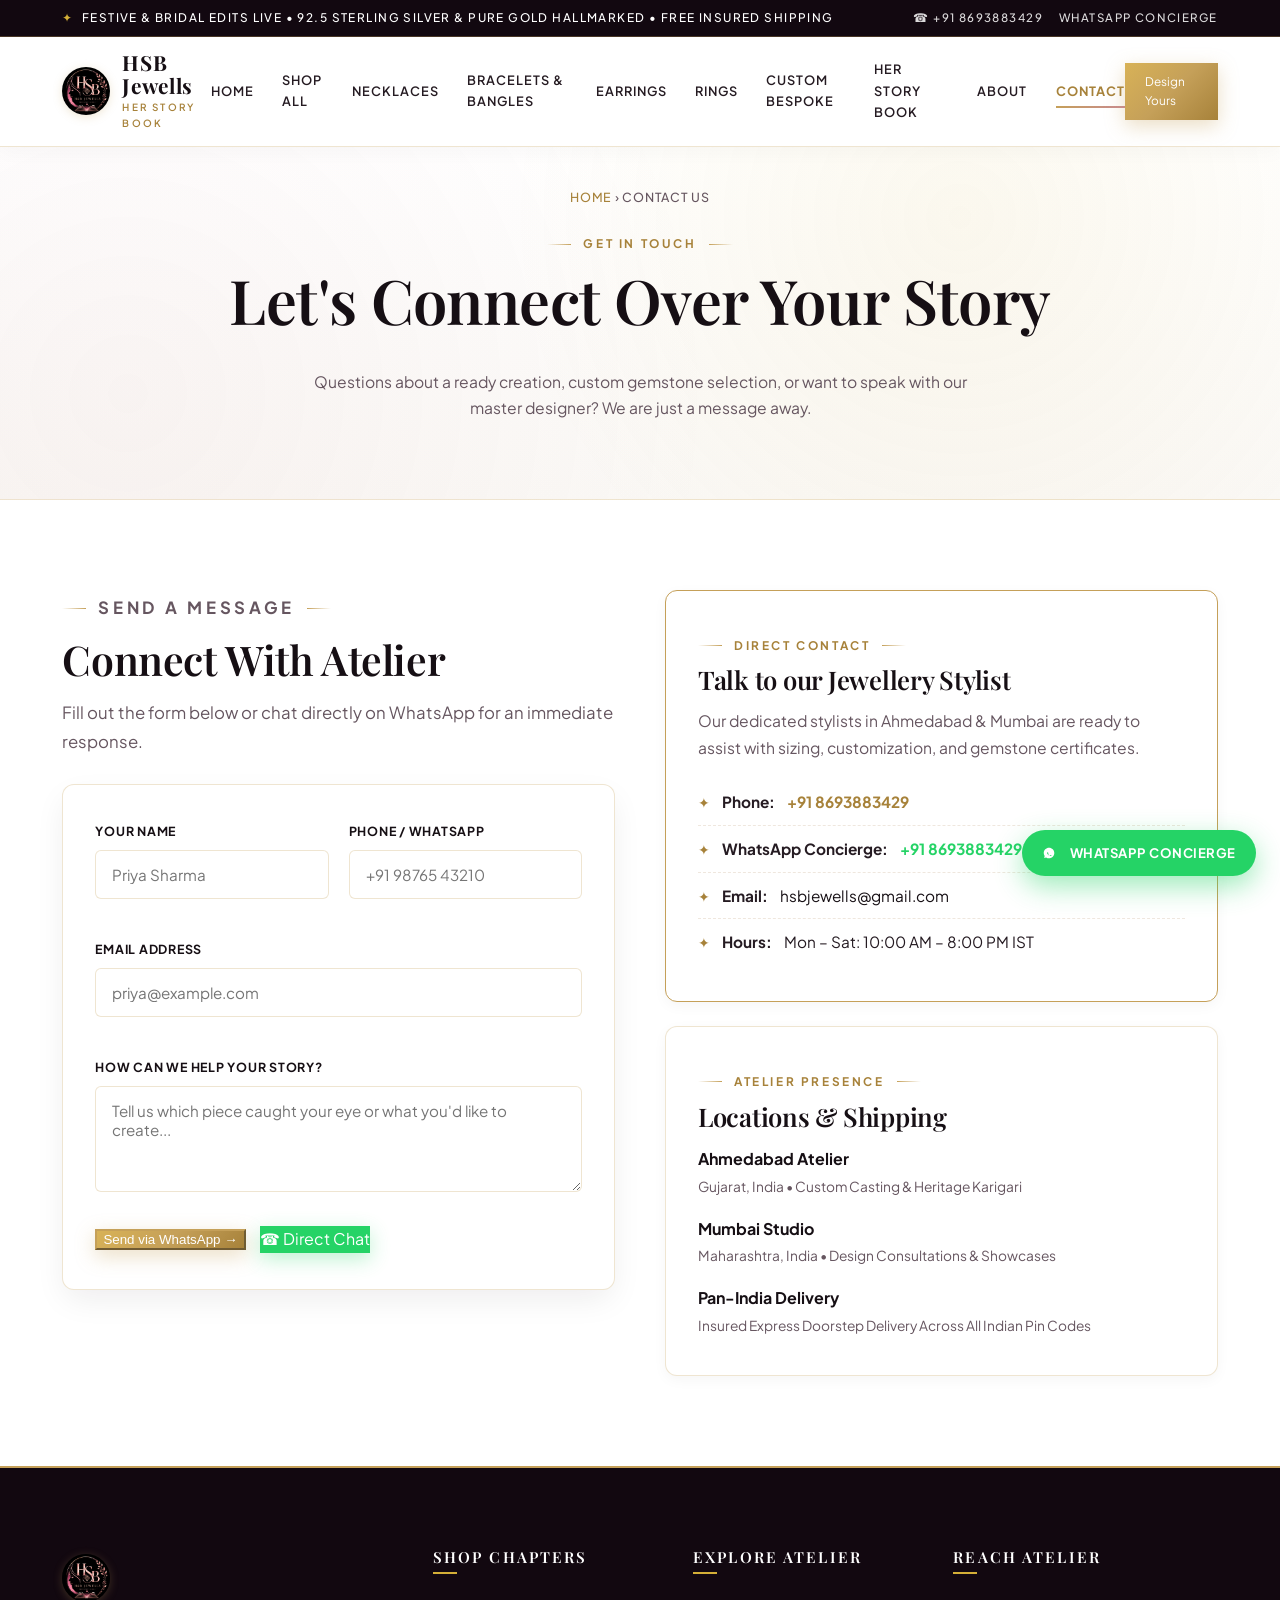
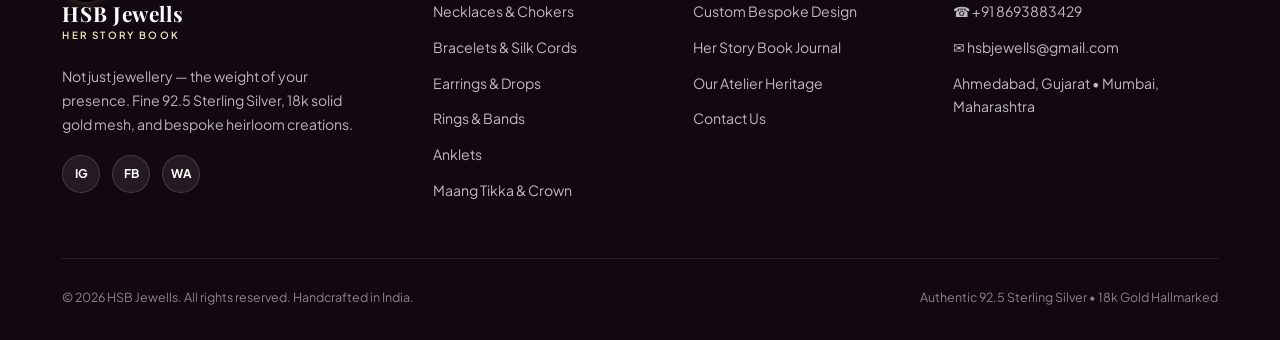
<file: contact.html>
<!DOCTYPE html>
<html lang="en">
<head>
  <!-- Google tag (gtag.js) -->
  <script async src="https://www.googletagmanager.com/gtag/js?id=G-PJ1KTSX5X1"></script>
  <script>
    window.dataLayer = window.dataLayer || [];
    function gtag(){dataLayer.push(arguments);}
    gtag('js', new Date());

    gtag('config', 'G-PJ1KTSX5X1');
  </script>

  <meta charset="UTF-8">
  <meta name="viewport" content="width=device-width, initial-scale=1.0, maximum-scale=5.0, viewport-fit=cover">
  <meta http-equiv="X-Content-Type-Options" content="nosniff">
  <meta name="referrer" content="strict-origin-when-cross-origin">
  <title>Contact HSB Jewells | Ahmedabad &amp; Mumbai Ateliers</title>
  <meta name="description" content="Contact HSB Jewells for jewellery inquiries, custom design consultations, or orders. Call or WhatsApp +91 8693883429.">
  <link rel="canonical" href="https://hsbjewells.in/contact.html">
  <link rel="icon" type="image/png" href="assets/img/logo.webp">

  <meta property="og:type" content="website">
  <meta property="og:title" content="Contact HSB Jewells | Ahmedabad &amp; Mumbai">
  <meta property="og:description" content="Connect with our jewellery stylists on WhatsApp +91 8693883429 or email hsbjewells@gmail.com.">
  <meta property="og:url" content="https://hsbjewells.in/contact.html">
  <meta property="og:site_name" content="HSB Jewells">
  <meta name="twitter:card" content="summary_large_image">

  <link rel="preconnect" href="https://fonts.googleapis.com">
  <link rel="preconnect" href="https://fonts.gstatic.com" crossorigin>
  <link rel="preconnect" href="https://www.googletagmanager.com">
  <link rel="dns-prefetch" href="https://www.google-analytics.com">
  <link href="https://fonts.googleapis.com/css2?family=Playfair+Display:ital,wght@0,500;0,600;0,700;1,400;1,600&family=Plus+Jakarta+Sans:wght@300;400;500;600;700&display=swap" rel="stylesheet">
  <link rel="stylesheet" href="assets/css/style.css?v=3.4">
</head>
<body>
<a class="skip-link" href="#main">Skip to content</a>

<!-- Top Bar -->
<div class="top-bar">
  <div class="top-bar-inner">
    <div class="top-bar-message">
      <span class="sparkle">&#10022;</span>
      <span>Festive &amp; Bridal Edits Live &bull; 92.5 Sterling Silver &amp; Pure Gold Hallmarked &bull; Free Insured Shipping</span>
    </div>
    <div class="top-bar-contact">
      <a href="tel:+918693883429">&#9742; +91 8693883429</a>
      <a href="https://wa.me/918693883429" target="_blank" rel="noopener noreferrer">WhatsApp Concierge</a>
    </div>
  </div>
</div>

<!-- Header -->
<header class="site-header">
  <nav class="nav">
    <a href="index.html" class="brand">
      <img src="assets/img/logo.webp" alt="HSB Jewells logo" width="48" height="48">
      <div class="brand-text">
        <span class="brand-word">HSB Jewells</span>
        <span class="brand-sub">Her Story Book</span>
      </div>
    </a>
    <div class="nav-links" id="nav-links">
      <a href="index.html">Home</a>
      <a href="shop.html">Shop All</a>
      <a href="necklaces.html">Necklaces</a>
      <a href="bangles-bracelets.html">Bracelets &amp; Bangles</a>
      <a href="earrings.html">Earrings</a>
      <a href="rings.html">Rings</a>
      <a href="custom-jewellery.html">Custom Bespoke</a>
      <a href="her-story-book.html">Her Story Book</a>
      <a href="about.html">About</a>
      <a href="contact.html" class="active">Contact</a>
    </div>
    <div class="nav-cta">
      <a href="custom-jewellery.html" class="btn btn-gold btn-sm">Design Yours</a>
      <button class="nav-toggle" aria-label="Toggle menu" aria-expanded="false" aria-controls="nav-links">&#9776;</button>
    </div>
  </nav>
</header>

<main id="main">

<!-- Hero Section -->
<section class="hero-aesthetic" style="padding: 40px 0 60px;">
  <div class="container text-center">
    <p class="breadcrumb"><a href="index.html">Home</a> &rsaquo; Contact Us</p>
    <div class="eyebrow center">Get In Touch</div>
    <h1>Let's Connect Over Your Story</h1>
    <p class="hero-lead max-w">
      Questions about a ready creation, custom gemstone selection, or want to speak with our master designer? We are just a message away.
    </p>
  </div>
</section>

<!-- Contact Form & Atelier Details -->
<section class="section bg-white">
  <div class="container grid grid-2" style="align-items:start; gap:50px;">

    <!-- Left: Inquiry Form -->
    <div>
      <div class="section-head" style="text-align:left; margin-bottom:28px;">
        <p class="eyebrow">Send a Message</p>
        <h2>Connect With Atelier</h2>
        <p>Fill out the form below or chat directly on WhatsApp for an immediate response.</p>
      </div>

      <form class="card" style="box-shadow:var(--shadow-md);" onsubmit="event.preventDefault(); window.open('https://wa.me/918693883429?text=' + encodeURIComponent('Hi HSB Jewells, Inquiry from ' + document.getElementById('cName').value + ' (' + document.getElementById('cPhone').value + '): ' + document.getElementById('cMsg').value), '_blank');">
        <div class="form-grid">
          <div class="field">
            <label for="cName">Your Name</label>
            <input type="text" id="cName" required placeholder="Priya Sharma">
          </div>
          <div class="field">
            <label for="cPhone">Phone / WhatsApp</label>
            <input type="tel" id="cPhone" required placeholder="+91 98765 43210">
          </div>
          <div class="field field-full">
            <label for="cEmail">Email Address</label>
            <input type="email" id="cEmail" placeholder="priya@example.com">
          </div>
          <div class="field field-full">
            <label for="cMsg">How can we help your story?</label>
            <textarea id="cMsg" rows="4" required placeholder="Tell us which piece caught your eye or what you'd like to create..."></textarea>
          </div>
        </div>
        <div style="margin-top:14px; display:flex; gap:14px; align-items:center; flex-wrap:wrap;">
          <button type="submit" class="btn btn-gold">Send via WhatsApp &rarr;</button>
          <a href="https://wa.me/918693883429" target="_blank" rel="noopener noreferrer" class="btn btn-whatsapp">&#9742; Direct Chat</a>
        </div>
      </form>
    </div>

    <!-- Right: Atelier Locations & Info -->
    <div>
      <div class="card" style="margin-bottom:24px; border-color:var(--gold);">
        <p class="eyebrow">Direct Contact</p>
        <h3>Talk to our Jewellery Stylist</h3>
        <p>Our dedicated stylists in Ahmedabad &amp; Mumbai are ready to assist with sizing, customization, and gemstone certificates.</p>

        <ul class="checklist" style="margin-top:18px;">
          <li><strong>Phone:</strong> <a href="tel:+918693883429" style="color:var(--gold-deep); font-weight:700;">+91 8693883429</a></li>
          <li><strong>WhatsApp Concierge:</strong> <a href="https://wa.me/918693883429" target="_blank" rel="noopener noreferrer" style="color:#25D366; font-weight:700;">+91 8693883429</a></li>
          <li><strong>Email:</strong> <a href="mailto:hsbjewells@gmail.com" style="color:var(--ink);">hsbjewells@gmail.com</a></li>
          <li><strong>Hours:</strong> Mon &ndash; Sat: 10:00 AM &ndash; 8:00 PM IST</li>
        </ul>
      </div>

      <div class="card">
        <p class="eyebrow">Atelier Presence</p>
        <h3>Locations &amp; Shipping</h3>
        <div style="display:flex; flex-direction:column; gap:16px; margin-top:14px;">
          <div>
            <b style="color:var(--ink); font-size:1rem; display:block;">Ahmedabad Atelier</b>
            <span style="font-size:0.86rem; color:var(--slate);">Gujarat, India &bull; Custom Casting &amp; Heritage Karigari</span>
          </div>
          <div>
            <b style="color:var(--ink); font-size:1rem; display:block;">Mumbai Studio</b>
            <span style="font-size:0.86rem; color:var(--slate);">Maharashtra, India &bull; Design Consultations &amp; Showcases</span>
          </div>
          <div>
            <b style="color:var(--ink); font-size:1rem; display:block;">Pan-India Delivery</b>
            <span style="font-size:0.86rem; color:var(--slate);">Insured Express Doorstep Delivery Across All Indian Pin Codes</span>
          </div>
        </div>
      </div>
    </div>

  </div>
</section>

</main>

<!-- Floating WhatsApp -->
<a href="https://wa.me/918693883429" target="_blank" rel="noopener noreferrer" class="floating-whatsapp" aria-label="Chat on WhatsApp">
  <svg viewBox="0 0 24 24"><path d="M12.031 6.172c-3.181 0-5.767 2.586-5.768 5.766-.001 1.298.38 2.27 1.019 3.287l-.582 2.128 2.182-.573c.978.58 1.911.928 3.145.929 3.178 0 5.767-2.587 5.768-5.766.001-3.187-2.575-5.77-5.764-5.771zm3.392 8.244c-.144.405-.837.774-1.17.824-.312.045-.634.074-1.802-.411-.944-.393-1.637-1.177-2.091-1.785-.453-.608-.453-1.071-.453-1.071 0-.312.164-.525.27-.638.106-.112.233-.141.312-.141.079 0 .157.002.226.005.074.003.172-.028.267.202.102.247.348.847.378.91.03.063.05.137.009.219-.041.082-.061.134-.122.205-.061.072-.128.161-.183.216-.061.061-.125.127-.054.249.071.122.316.522.679.845.467.416.861.545.983.606.122.061.194.053.266-.03.072-.083.308-.358.39-.481.082-.123.164-.103.275-.062.111.041.706.333.827.394.122.061.203.092.233.143.03.051.03.298-.114.703z"/></svg>
  <span>WhatsApp Concierge</span>
</a>

<!-- Site Footer -->
<footer class="site-footer">
  <div class="container">
    <div class="footer-grid">
      <div class="footer-brand">
        <a href="index.html" class="brand" style="margin-bottom:16px;">
          <img src="assets/img/logo.webp" alt="HSB Jewells Crest" width="46" height="46">
          <div class="brand-text">
            <span class="brand-word" style="color:#FFFFFF;">HSB Jewells</span>
            <span class="brand-sub" style="color:var(--gold-light);">Her Story Book</span>
          </div>
        </a>
        <p>Not just jewellery &mdash; the weight of your presence. Fine 92.5 Sterling Silver, 18k solid gold mesh, and bespoke heirloom creations.</p>
        <div class="social-row">
          <a href="https://instagram.com/hsbjewells" target="_blank" rel="noopener noreferrer" aria-label="Instagram">IG</a>
          <a href="https://facebook.com/hsbjewells" target="_blank" rel="noopener noreferrer" aria-label="Facebook">FB</a>
          <a href="https://wa.me/918693883429" target="_blank" rel="noopener noreferrer" aria-label="WhatsApp">WA</a>
        </div>
      </div>
      <div>
        <h4>Shop Chapters</h4>
        <a href="necklaces.html">Necklaces &amp; Chokers</a>
        <a href="bangles-bracelets.html">Bracelets &amp; Silk Cords</a>
        <a href="earrings.html">Earrings &amp; Drops</a>
        <a href="rings.html">Rings &amp; Bands</a>
        <a href="anklets.html">Anklets</a>
        <a href="maang-tikka.html">Maang Tikka &amp; Crown</a>
      </div>
      <div>
        <h4>Explore Atelier</h4>
        <a href="custom-jewellery.html">Custom Bespoke Design</a>
        <a href="her-story-book.html">Her Story Book Journal</a>
        <a href="about.html">Our Atelier Heritage</a>
        <a href="contact.html">Contact Us</a>
      </div>
      <div>
        <h4>Reach Atelier</h4>
        <a href="tel:+918693883429">&#9742; +91 8693883429</a>
        <a href="mailto:hsbjewells@gmail.com">&#9993; hsbjewells@gmail.com</a>
        <a href="#">Ahmedabad, Gujarat &bull; Mumbai, Maharashtra</a>
      </div>
    </div>
    <div class="footer-bottom">
      <span>&copy; 2026 HSB Jewells. All rights reserved. Handcrafted in India.</span>
      <span>Authentic 92.5 Sterling Silver &bull; 18k Gold Hallmarked</span>
    </div>
  </div>
</footer>

<script src="assets/js/main.js?v=3.4"></script>
</body>
</html>
</file>
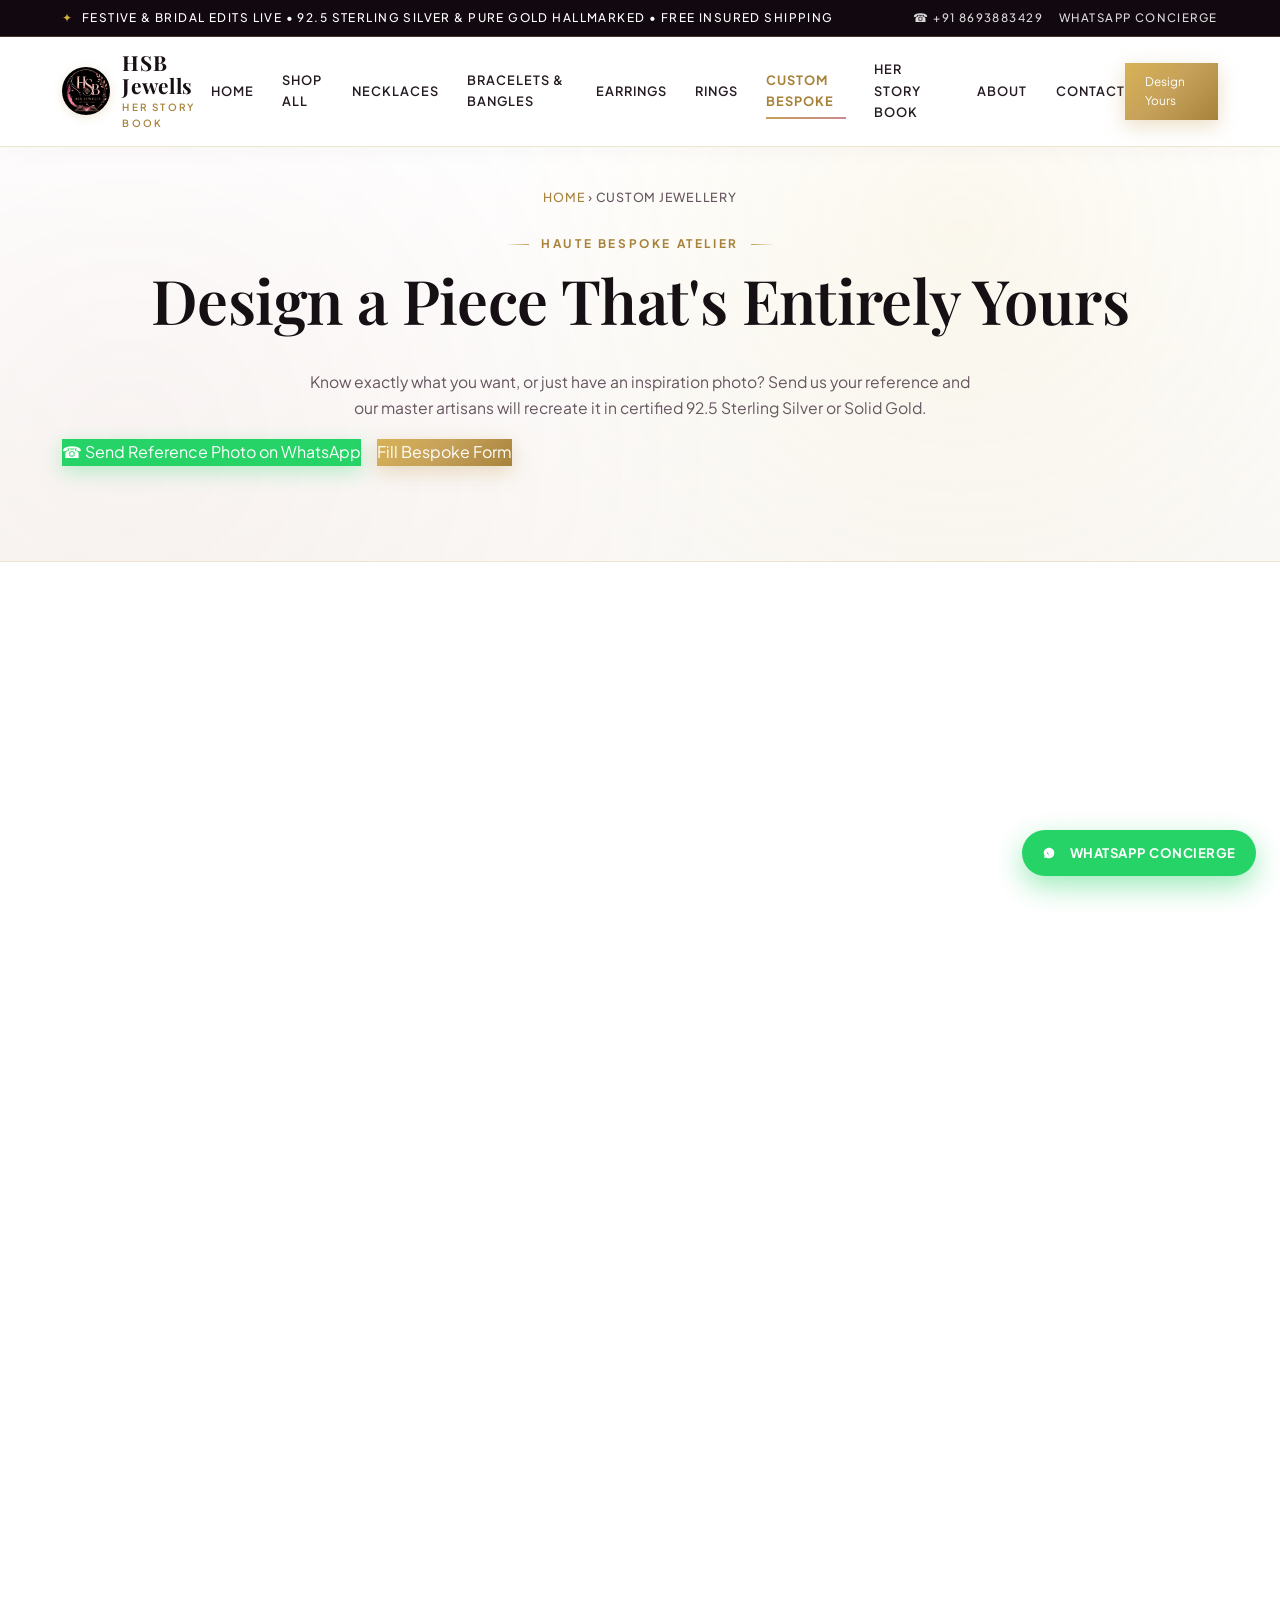
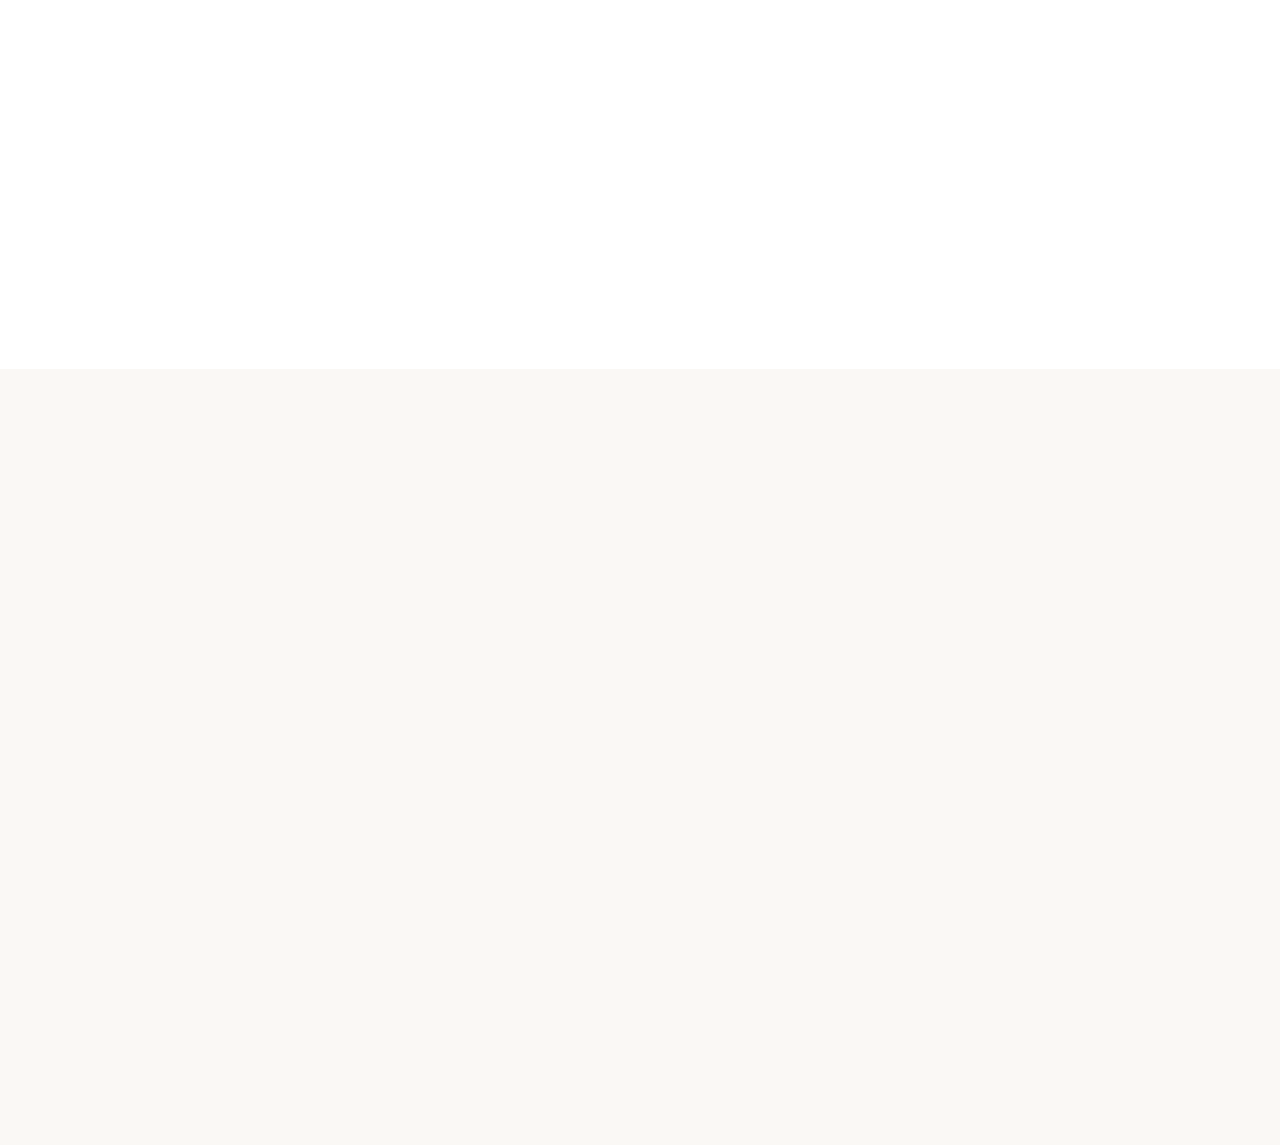
<file: custom-jewellery.html>
<!DOCTYPE html>
<html lang="en">
<head>
  <!-- Google tag (gtag.js) -->
  <script async src="https://www.googletagmanager.com/gtag/js?id=G-PJ1KTSX5X1"></script>
  <script>
    window.dataLayer = window.dataLayer || [];
    function gtag(){dataLayer.push(arguments);}
    gtag('js', new Date());

    gtag('config', 'G-PJ1KTSX5X1');
  </script>

  <meta charset="UTF-8">
  <meta name="viewport" content="width=device-width, initial-scale=1.0, maximum-scale=5.0, viewport-fit=cover">
  <meta http-equiv="X-Content-Type-Options" content="nosniff">
  <meta name="referrer" content="strict-origin-when-cross-origin">
  <title>Custom Jewellery Atelier | Bespoke Designs | HSB Jewells</title>
  <meta name="description" content="Commission custom jewellery at HSB Jewells. Send reference photos or sketches. Handcrafted in 92.5 Sterling Silver and 18k solid gold in Ahmedabad & Mumbai.">
  <link rel="canonical" href="https://hsbjewells.in/custom-jewellery.html">
  <link rel="icon" type="image/png" href="assets/img/logo.webp">

  <meta property="og:type" content="website">
  <meta property="og:title" content="Custom Jewellery Atelier | HSB Jewells">
  <meta property="og:description" content="Design custom jewellery with HSB Jewells. Old craftsmanship, modern design, 100% bespoke.">
  <meta property="og:url" content="https://hsbjewells.in/custom-jewellery.html">
  <meta property="og:site_name" content="HSB Jewells">
  <meta name="twitter:card" content="summary_large_image">

  <link rel="preconnect" href="https://fonts.googleapis.com">
  <link rel="preconnect" href="https://fonts.gstatic.com" crossorigin>
  <link rel="preconnect" href="https://www.googletagmanager.com">
  <link rel="dns-prefetch" href="https://www.google-analytics.com">
  <link href="https://fonts.googleapis.com/css2?family=Playfair+Display:ital,wght@0,500;0,600;0,700;1,400;1,600&family=Plus+Jakarta+Sans:wght@300;400;500;600;700&display=swap" rel="stylesheet">
  <link rel="stylesheet" href="assets/css/style.css?v=3.4">
</head>
<body>
<a class="skip-link" href="#main">Skip to content</a>

<!-- Top Bar -->
<div class="top-bar">
  <div class="top-bar-inner">
    <div class="top-bar-message">
      <span class="sparkle">&#10022;</span>
      <span>Festive &amp; Bridal Edits Live &bull; 92.5 Sterling Silver &amp; Pure Gold Hallmarked &bull; Free Insured Shipping</span>
    </div>
    <div class="top-bar-contact">
      <a href="tel:+918693883429">&#9742; +91 8693883429</a>
      <a href="https://wa.me/918693883429" target="_blank" rel="noopener noreferrer">WhatsApp Concierge</a>
    </div>
  </div>
</div>

<!-- Header -->
<header class="site-header">
  <nav class="nav">
    <a href="index.html" class="brand">
      <img src="assets/img/logo.webp" alt="HSB Jewells logo" width="48" height="48">
      <div class="brand-text">
        <span class="brand-word">HSB Jewells</span>
        <span class="brand-sub">Her Story Book</span>
      </div>
    </a>
    <div class="nav-links" id="nav-links">
      <a href="index.html">Home</a>
      <a href="shop.html">Shop All</a>
      <a href="necklaces.html">Necklaces</a>
      <a href="bangles-bracelets.html">Bracelets &amp; Bangles</a>
      <a href="earrings.html">Earrings</a>
      <a href="rings.html">Rings</a>
      <a href="custom-jewellery.html" class="active">Custom Bespoke</a>
      <a href="her-story-book.html">Her Story Book</a>
      <a href="about.html">About</a>
      <a href="contact.html">Contact</a>
    </div>
    <div class="nav-cta">
      <a href="custom-jewellery.html" class="btn btn-gold btn-sm">Design Yours</a>
      <button class="nav-toggle" aria-label="Toggle menu" aria-expanded="false" aria-controls="nav-links">&#9776;</button>
    </div>
  </nav>
</header>

<main id="main">

<!-- Hero Section -->
<section class="hero-aesthetic" style="padding: 40px 0 60px;">
  <div class="container text-center">
    <p class="breadcrumb"><a href="index.html">Home</a> &rsaquo; Custom Jewellery</p>
    <div class="eyebrow center">Haute Bespoke Atelier</div>
    <h1>Design a Piece That's Entirely Yours</h1>
    <p class="hero-lead max-w">
      Know exactly what you want, or just have an inspiration photo? Send us your reference and our master
      artisans will recreate it in certified 92.5 Sterling Silver or Solid Gold.
    </p>
    <div class="hero-ctas">
      <a href="https://wa.me/918693883429?text=Hi%20HSB%20Jewells%2C%20I%20have%20a%20photo%20of%20a%20jewellery%20design%20I%20want%20to%20custom-make" target="_blank" rel="noopener noreferrer" class="btn btn-whatsapp">&#9742; Send Reference Photo on WhatsApp</a>
      <a href="#custom-form" class="btn btn-gold">Fill Bespoke Form</a>
    </div>
  </div>
</section>

<!-- Two Ways to Begin -->
<section class="section bg-white">
  <div class="container">
    <div class="section-head">
      <p class="eyebrow center">How It Works</p>
      <h2>Two Ways to Begin Your Story</h2>
      <p>Whether you have an heirloom sketch or a Pinterest photo, we make the bespoke journey effortless.</p>
    </div>

    <div class="grid grid-2">
      <div class="card" style="padding: 36px;">
        <div style="width: 50px; height: 50px; border-radius: 50%; background: var(--gold-soft); color: var(--gold-deep); display: flex; align-items: center; justify-content: center; margin-bottom: 20px;">
          <svg width="24" height="24" viewBox="0 0 24 24" fill="none" stroke="currentColor" stroke-width="2"><rect x="3" y="3" width="18" height="18" rx="2"/><circle cx="8.5" cy="8.5" r="1.5"/><polyline points="21 15 16 10 5 21"/></svg>
        </div>
        <h3>1. Send Us a Photo or Sketch</h3>
        <p>Found a design you love online, in an editorial magazine, or inherited a vintage piece you want recreated? Send the picture via WhatsApp or form. We evaluate metal weight, stones, and provide exact estimate within 2 hours.</p>
        <a href="https://wa.me/918693883429?text=Hi%20HSB%20Jewells%2C%20I%20am%20sending%20a%20photo%20for%20custom%20jewellery%20design" target="_blank" rel="noopener noreferrer" class="btn btn-whatsapp btn-sm">&#9742; Send Photo via WhatsApp</a>
      </div>

      <div class="card" style="padding: 36px;">
        <div style="width: 50px; height: 50px; border-radius: 50%; background: var(--gold-soft); color: var(--gold-deep); display: flex; align-items: center; justify-content: center; margin-bottom: 20px;">
          <svg width="24" height="24" viewBox="0 0 24 24" fill="none" stroke="currentColor" stroke-width="2"><path d="M12 20h9"/><path d="M16.5 3.5a2.121 2.121 0 0 1 3 3L7 19l-4 1 1-4L16.5 3.5z"/></svg>
        </div>
        <h3>2. Describe Your Concept &amp; Stones</h3>
        <p>Not sure about technical details? Tell us the occasion (bridal, anniversary, daily luxury), preferred metal finish (Rhodium silver, Rose gold, Yellow gold), and stone preference (Emerald, Tourmaline, Diamond). We create 3D renders together.</p>
        <a href="#custom-form" class="btn btn-gold btn-sm">Describe Your Concept &rarr;</a>
      </div>
    </div>
  </div>
</section>

<!-- Gallery of Real Custom Commissions -->
<section class="section bg-cream">
  <div class="container">
    <div class="section-head">
      <p class="eyebrow center">Atelier Portfolio</p>
      <h2>Recent Bespoke Commissions</h2>
      <p>Pieces brought to life from reference photos and hand-selected stones in our Ahmedabad &amp; Mumbai workshops.</p>
    </div>

    <div class="grid grid-3">

      <!-- Custom 0A: Royal 7-in-1 Modular Emerald Suite -->
      <div class="product-card">
        <div class="product-photo" style="aspect-ratio: 1/1;">
          <img src="assets/img/new/earring-emerald-convertible-suite.jpeg" alt="Royal 7-in-1 Modular Emerald & Diamond Suite" loading="lazy" decoding="async">
        </div>
        <div class="product-body">
          <span class="product-tag">Modular Masterpiece</span>
          <h3>Royal 7-in-1 Convertible Suite</h3>
          <p>Commissioned bridal heirloom: one suite engineered to transform into 7 wearing configurations from everyday studs to 4-tier grand chandeliers.</p>
          <div class="product-specs">
            <span class="spec-pill">7 Modular Modes</span>
            <span class="spec-pill">Zambian Emerald</span>
            <span class="spec-pill">South Sea Pearls</span>
          </div>
        </div>
      </div>

      <!-- Custom 0B: Imperial Marquise Ruby Hinged Kada -->
      <div class="product-card">
        <div class="product-photo" style="aspect-ratio: 1/1;">
          <img src="assets/img/new/kada-ruby-marquise-pedestal.jpeg" alt="Imperial Marquise Ruby Hinged Kada" loading="lazy" decoding="async">
        </div>
        <div class="product-body">
          <span class="product-tag">Royal Kada Atelier</span>
          <h3>Imperial Marquise Ruby Kada</h3>
          <p>Custom-forged from a client's heirloom gem concept: pigeon-blood ruby center crowned with diamond plumage and concealed side spring clasp.</p>
          <div class="product-specs">
            <span class="spec-pill">Pigeon-Blood Ruby</span>
            <span class="spec-pill">Diamond Fan</span>
            <span class="spec-pill">Concealed Hinge</span>
          </div>
        </div>
      </div>

      <!-- Custom 0C: Rose Gold Pear Diamond Bypass Kada -->
      <div class="product-card">
        <div class="product-photo" style="aspect-ratio: 1/1;">
          <img src="assets/img/new/kada-rosegold-pear-model.jpeg" alt="Rose Gold Pear Diamond Bypass Kada" loading="lazy" decoding="async">
        </div>
        <div class="product-body">
          <span class="product-tag">Haute Runway Commission</span>
          <h3>Rose Gold Pear Bypass Kada</h3>
          <p>Sculptural asymmetric bypass cuff featuring two distinct pear-cut solitaires joined by winding pavé diamond vines in 18k rose gold.</p>
          <div class="product-specs">
            <span class="spec-pill">18k Rose Gold</span>
            <span class="spec-pill">Dual Pear Solitaires</span>
            <span class="spec-pill">Pavé Vines</span>
          </div>
        </div>
      </div>

      <!-- Custom 1: Emerald Feather Suite -->
      <div class="product-card">
        <div class="product-photo" style="aspect-ratio: 1/1;">
          <img src="assets/img/new/custom-emerald-silver-suite.jpeg" alt="Custom Emerald & Silver Suite" loading="lazy" decoding="async">
        </div>
        <div class="product-body">
          <span class="product-tag">Bespoke Suite</span>
          <h3>Textured Emerald &amp; Silver Suite</h3>
          <p>Recreated from a vintage heirloom reference: feather-textured sterling silver with Colombian emerald cluster.</p>
          <div class="product-specs">
            <span class="spec-pill">92.5 Silver</span>
            <span class="spec-pill">Natural Emerald</span>
          </div>
        </div>
      </div>

      <!-- Custom 2: Trilliant Split Ring -->
      <div class="product-card">
        <div class="product-photo" style="aspect-ratio: 1/1;">
          <img src="assets/img/new/custom-trilliant-split-ring.jpeg" alt="Custom Trilliant Diamond Ring" loading="lazy" decoding="async">
        </div>
        <div class="product-body">
          <span class="product-tag">Custom Solitaire</span>
          <h3>Trilliant Split-Band Solitaire</h3>
          <p>Designed for an engagement: geometric trilliant stone held between two flowing pavé diamond bands.</p>
          <div class="product-specs">
            <span class="spec-pill">Trilliant Cut</span>
            <span class="spec-pill">Dual Band</span>
          </div>
        </div>
      </div>

      <!-- Custom 3: Baguette Ruby Suite -->
      <div class="product-card">
        <div class="product-photo" style="aspect-ratio: 1/1;">
          <img src="assets/img/new/custom-ruby-baguette-suite.jpeg" alt="Custom Baguette Ruby Suite" loading="lazy" decoding="async">
        </div>
        <div class="product-body">
          <span class="product-tag">Haute Joaillerie</span>
          <h3>Baguette Ruby Sunburst Suite</h3>
          <p>Commissioned for a destination wedding: radiant ruby cabochons encircled with tapered diamond baguettes.</p>
          <div class="product-specs">
            <span class="spec-pill">Pigeon Ruby</span>
            <span class="spec-pill">Baguette Halo</span>
          </div>
        </div>
      </div>

    </div>
  </div>
</section>

<!-- Bespoke Inquiry Form -->
<section class="section bg-white" id="custom-form">
  <div class="container max-w">
    <div class="section-head">
      <p class="eyebrow center">Start Designing</p>
      <h2>Bespoke Design Request</h2>
      <p>Submit your details below and our jewellery designer will reach out with concept sketches and pricing.</p>
    </div>

    <form class="card" style="box-shadow: var(--shadow-lg); border-color: var(--gold);" onsubmit="event.preventDefault(); window.open('https://wa.me/918693883429?text=' + encodeURIComponent('Hi HSB Jewells, I submitted a custom jewellery request: Name: ' + document.getElementById('bName').value + ', Type: ' + document.getElementById('bType').value + ', Budget: ' + document.getElementById('bBudget').value + ', Details: ' + document.getElementById('bDetails').value), '_blank');">
      <div class="form-grid">
        <div class="field">
          <label for="bName">Your Name</label>
          <input type="text" id="bName" required placeholder="e.g. Priya Sharma">
        </div>
        <div class="field">
          <label for="bPhone">WhatsApp Number</label>
          <input type="tel" id="bPhone" required placeholder="+91 98765 43210">
        </div>
        <div class="field">
          <label for="bType">Jewellery Category</label>
          <select id="bType">
            <option value="Necklace or Choker">Necklace or Choker</option>
            <option value="Silk Cord Bracelet (T-Series)">Silk Cord Bracelet (T-Series)</option>
            <option value="Diamond Kada or Bangle">Diamond Kada or Bangle</option>
            <option value="Earrings or Drops">Earrings or Drops</option>
            <option value="Ring or Solitaire">Ring or Solitaire</option>
            <option value="Bridal Suite / Complete Set">Bridal Suite / Complete Set</option>
          </select>
        </div>
        <div class="field">
          <label for="bBudget">Preferred Metal / Budget</label>
          <select id="bBudget">
            <option value="92.5 Sterling Silver">92.5 Sterling Silver</option>
            <option value="18k Rose Gold Finish">18k Rose Gold Finish</option>
            <option value="14k / 18k Solid Gold">14k / 18k Solid Gold</option>
            <option value="Open to recommendations">Open to recommendations</option>
          </select>
        </div>
        <div class="field field-full">
          <label for="bDetails">Describe Your Vision / Reference</label>
          <textarea id="bDetails" rows="4" placeholder="Mention gemstone preference, design inspirations, or let us know you'll send a photo on WhatsApp..."></textarea>
        </div>
      </div>
      <div style="display:flex; justify-content:space-between; align-items:center; flex-wrap:wrap; gap:16px; margin-top:10px;">
        <button type="submit" class="btn btn-gold">Submit &amp; Connect on WhatsApp &rarr;</button>
        <span style="font-size:0.75rem; color:var(--slate);">Direct Atelier Contact &bull; Immediate Response</span>
      </div>
    </form>
  </div>
</section>

</main>

<!-- Floating WhatsApp -->
<a href="https://wa.me/918693883429" target="_blank" rel="noopener noreferrer" class="floating-whatsapp" aria-label="Chat on WhatsApp">
  <svg viewBox="0 0 24 24"><path d="M12.031 6.172c-3.181 0-5.767 2.586-5.768 5.766-.001 1.298.38 2.27 1.019 3.287l-.582 2.128 2.182-.573c.978.58 1.911.928 3.145.929 3.178 0 5.767-2.587 5.768-5.766.001-3.187-2.575-5.77-5.764-5.771zm3.392 8.244c-.144.405-.837.774-1.17.824-.312.045-.634.074-1.802-.411-.944-.393-1.637-1.177-2.091-1.785-.453-.608-.453-1.071-.453-1.071 0-.312.164-.525.27-.638.106-.112.233-.141.312-.141.079 0 .157.002.226.005.074.003.172-.028.267.202.102.247.348.847.378.91.03.063.05.137.009.219-.041.082-.061.134-.122.205-.061.072-.128.161-.183.216-.061.061-.125.127-.054.249.071.122.316.522.679.845.467.416.861.545.983.606.122.061.203.092.233.143.03.051.03.298-.114.703z"/></svg>
  <span>WhatsApp Concierge</span>
</a>

<!-- Site Footer -->
<footer class="site-footer">
  <div class="container">
    <div class="footer-grid">
      <div class="footer-brand">
        <a href="index.html" class="brand" style="margin-bottom:16px;">
          <img src="assets/img/logo.webp" alt="HSB Jewells Crest" width="46" height="46">
          <div class="brand-text">
            <span class="brand-word" style="color:#FFFFFF;">HSB Jewells</span>
            <span class="brand-sub" style="color:var(--gold-light);">Her Story Book</span>
          </div>
        </a>
        <p>Not just jewellery &mdash; the weight of your presence. Fine 92.5 Sterling Silver, 18k solid gold mesh, and bespoke heirloom creations.</p>
        <div class="social-row">
          <a href="https://instagram.com/hsbjewells" target="_blank" rel="noopener noreferrer" aria-label="Instagram">IG</a>
          <a href="https://facebook.com/hsbjewells" target="_blank" rel="noopener noreferrer" aria-label="Facebook">FB</a>
          <a href="https://wa.me/918693883429" target="_blank" rel="noopener noreferrer" aria-label="WhatsApp">WA</a>
        </div>
      </div>
      <div>
        <h4>Shop Chapters</h4>
        <a href="necklaces.html">Necklaces &amp; Chokers</a>
        <a href="bangles-bracelets.html">Bracelets &amp; Silk Cords</a>
        <a href="earrings.html">Earrings &amp; Drops</a>
        <a href="rings.html">Rings &amp; Bands</a>
        <a href="anklets.html">Anklets</a>
        <a href="maang-tikka.html">Maang Tikka &amp; Crown</a>
      </div>
      <div>
        <h4>Explore Atelier</h4>
        <a href="custom-jewellery.html">Custom Bespoke Design</a>
        <a href="her-story-book.html">Her Story Book Journal</a>
        <a href="about.html">Our Atelier Heritage</a>
        <a href="contact.html">Contact Us</a>
      </div>
      <div>
        <h4>Reach Atelier</h4>
        <a href="tel:+918693883429">&#9742; +91 8693883429</a>
        <a href="mailto:hsbjewells@gmail.com">&#9993; hsbjewells@gmail.com</a>
        <a href="#">Ahmedabad, Gujarat &bull; Mumbai, Maharashtra</a>
      </div>
    </div>
    <div class="footer-bottom">
      <span>&copy; 2026 HSB Jewells. All rights reserved. Handcrafted in India.</span>
      <span>Authentic 92.5 Sterling Silver &bull; 18k Gold Hallmarked</span>
    </div>
  </div>
</footer>

<script src="assets/js/main.js?v=3.4"></script>
</body>
</html>
</file>
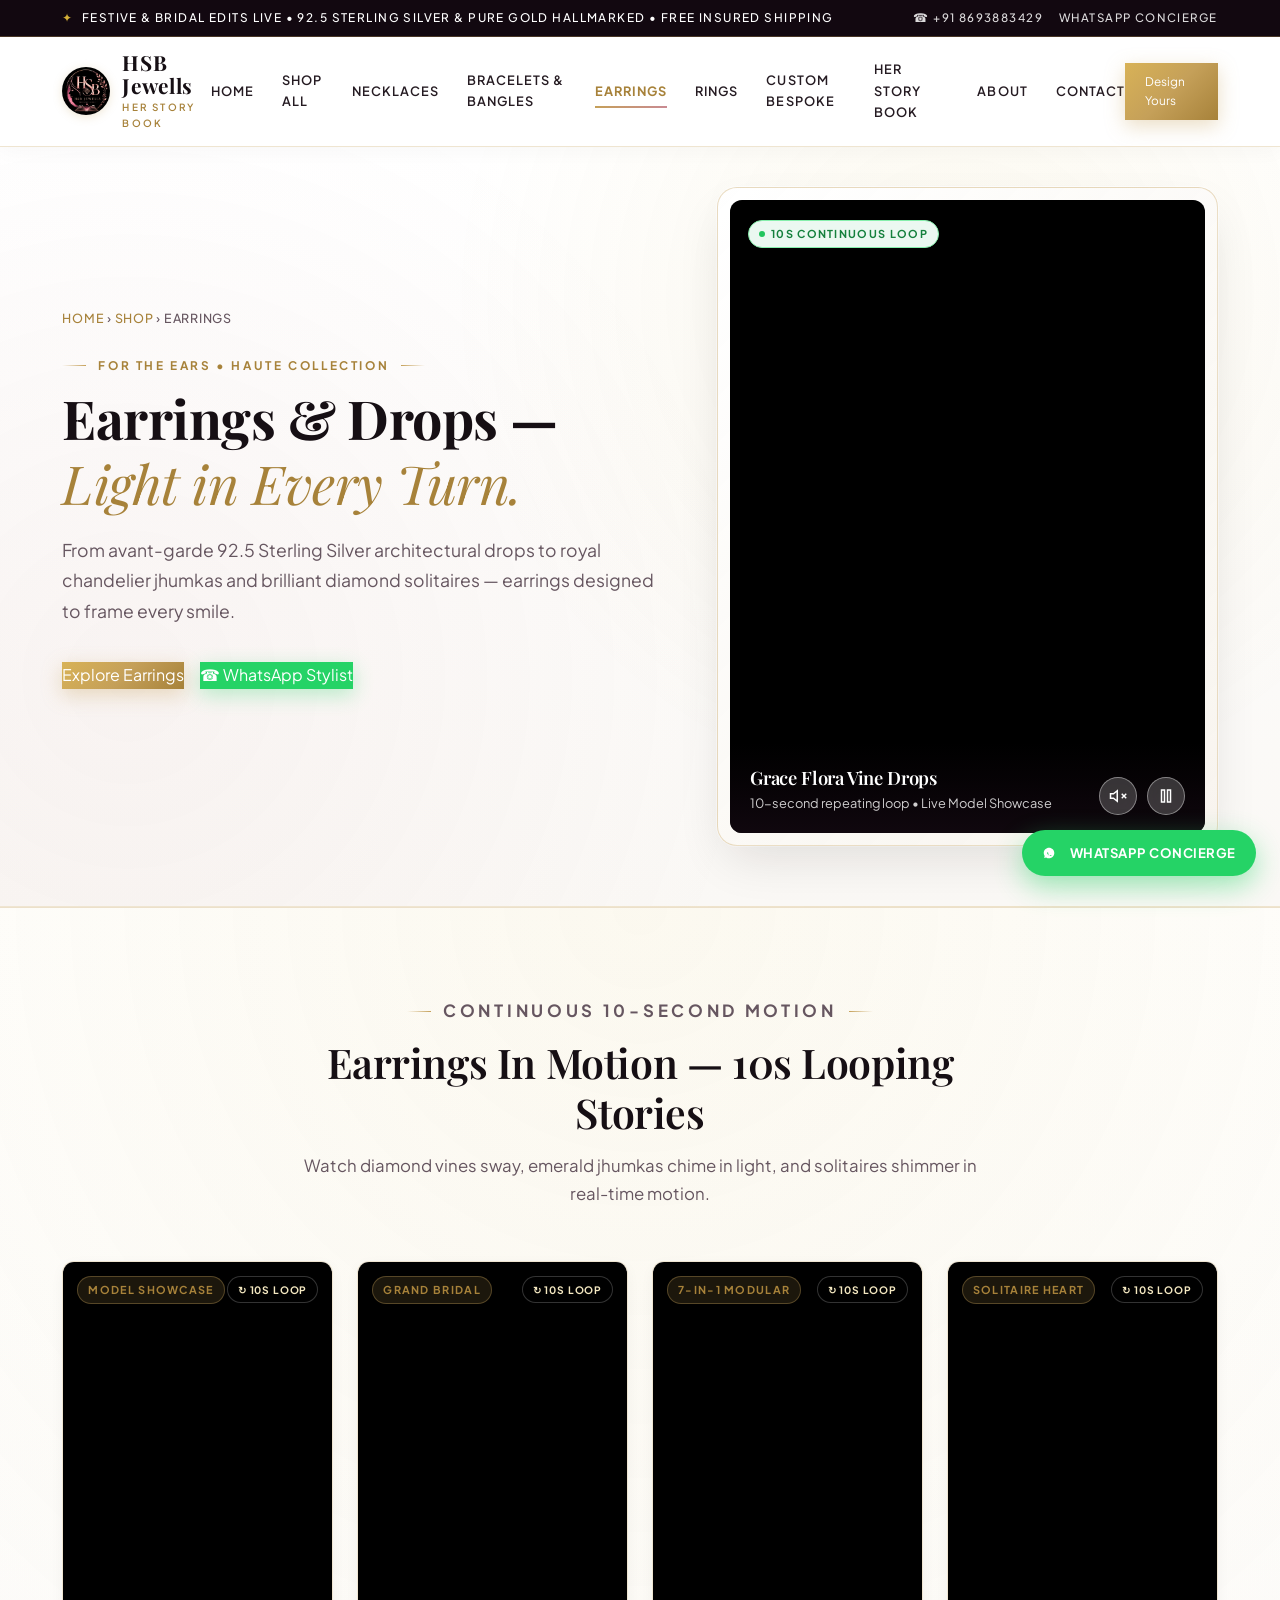
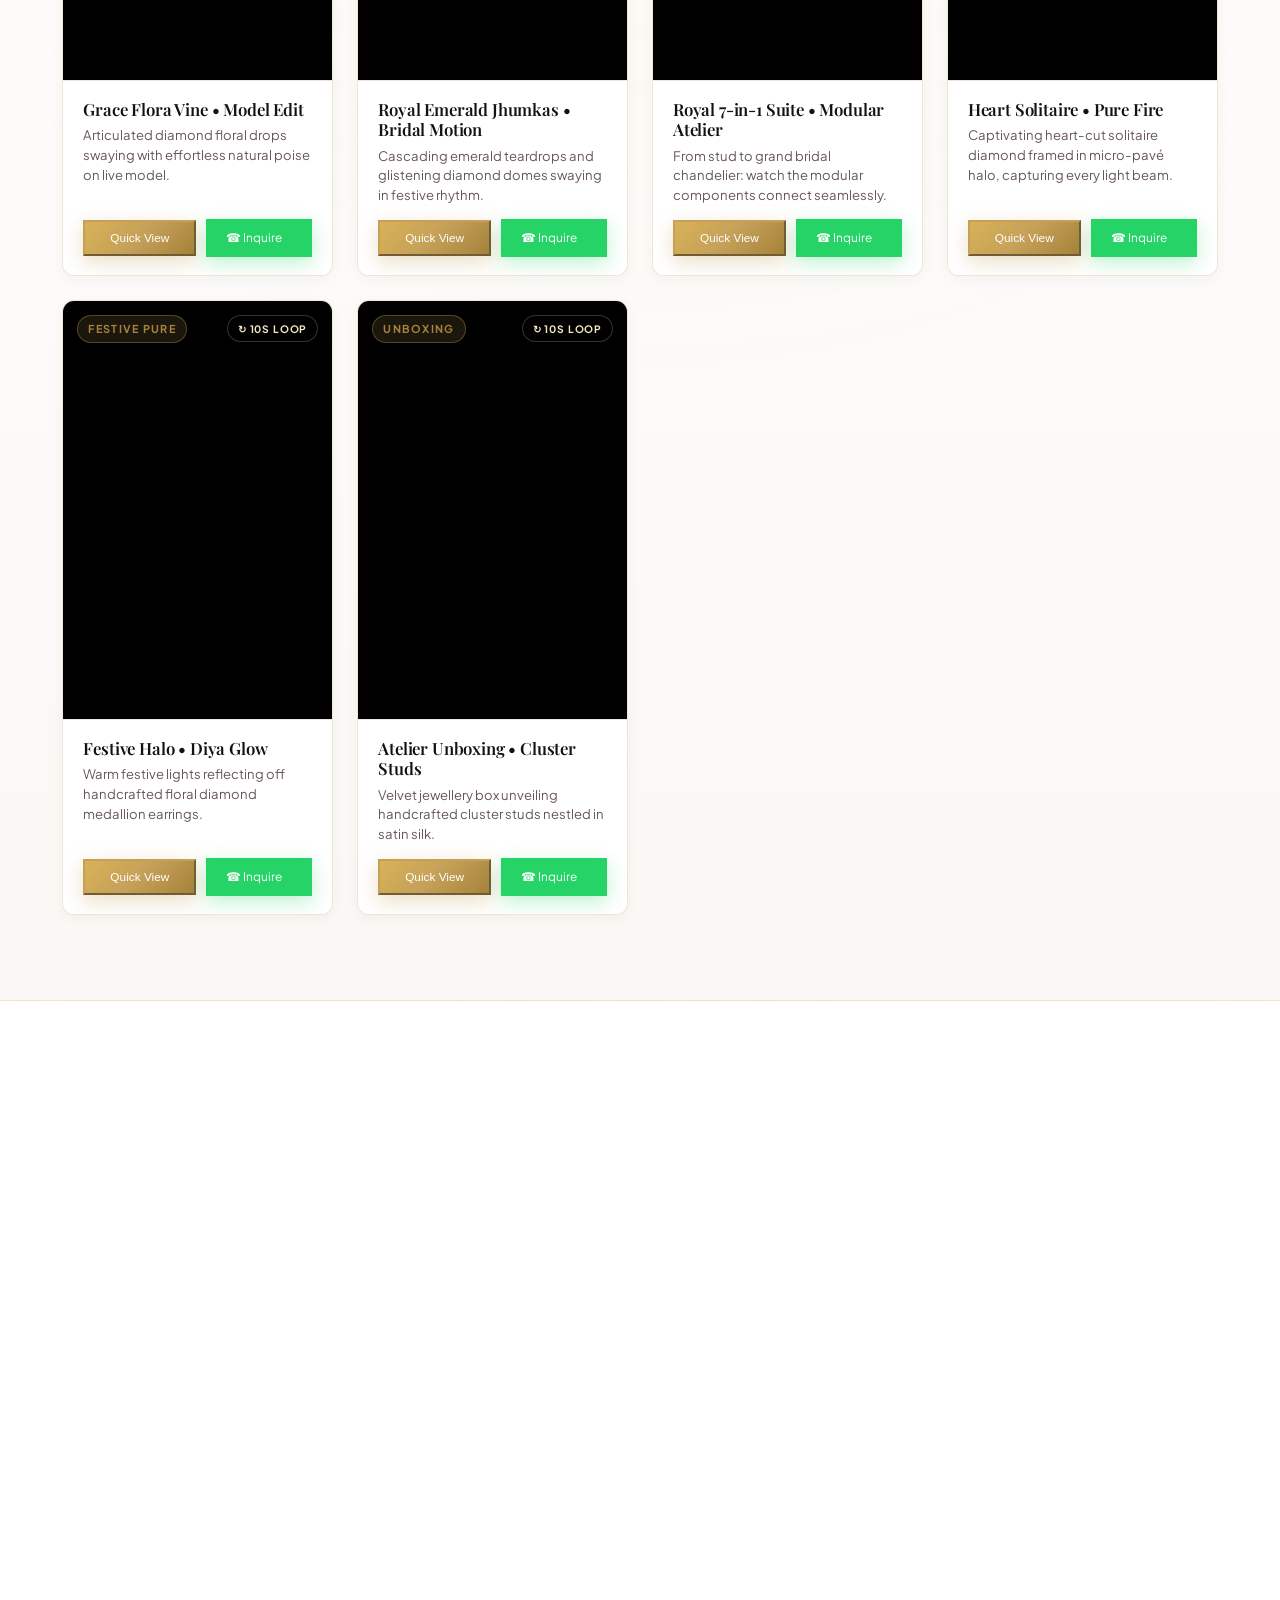
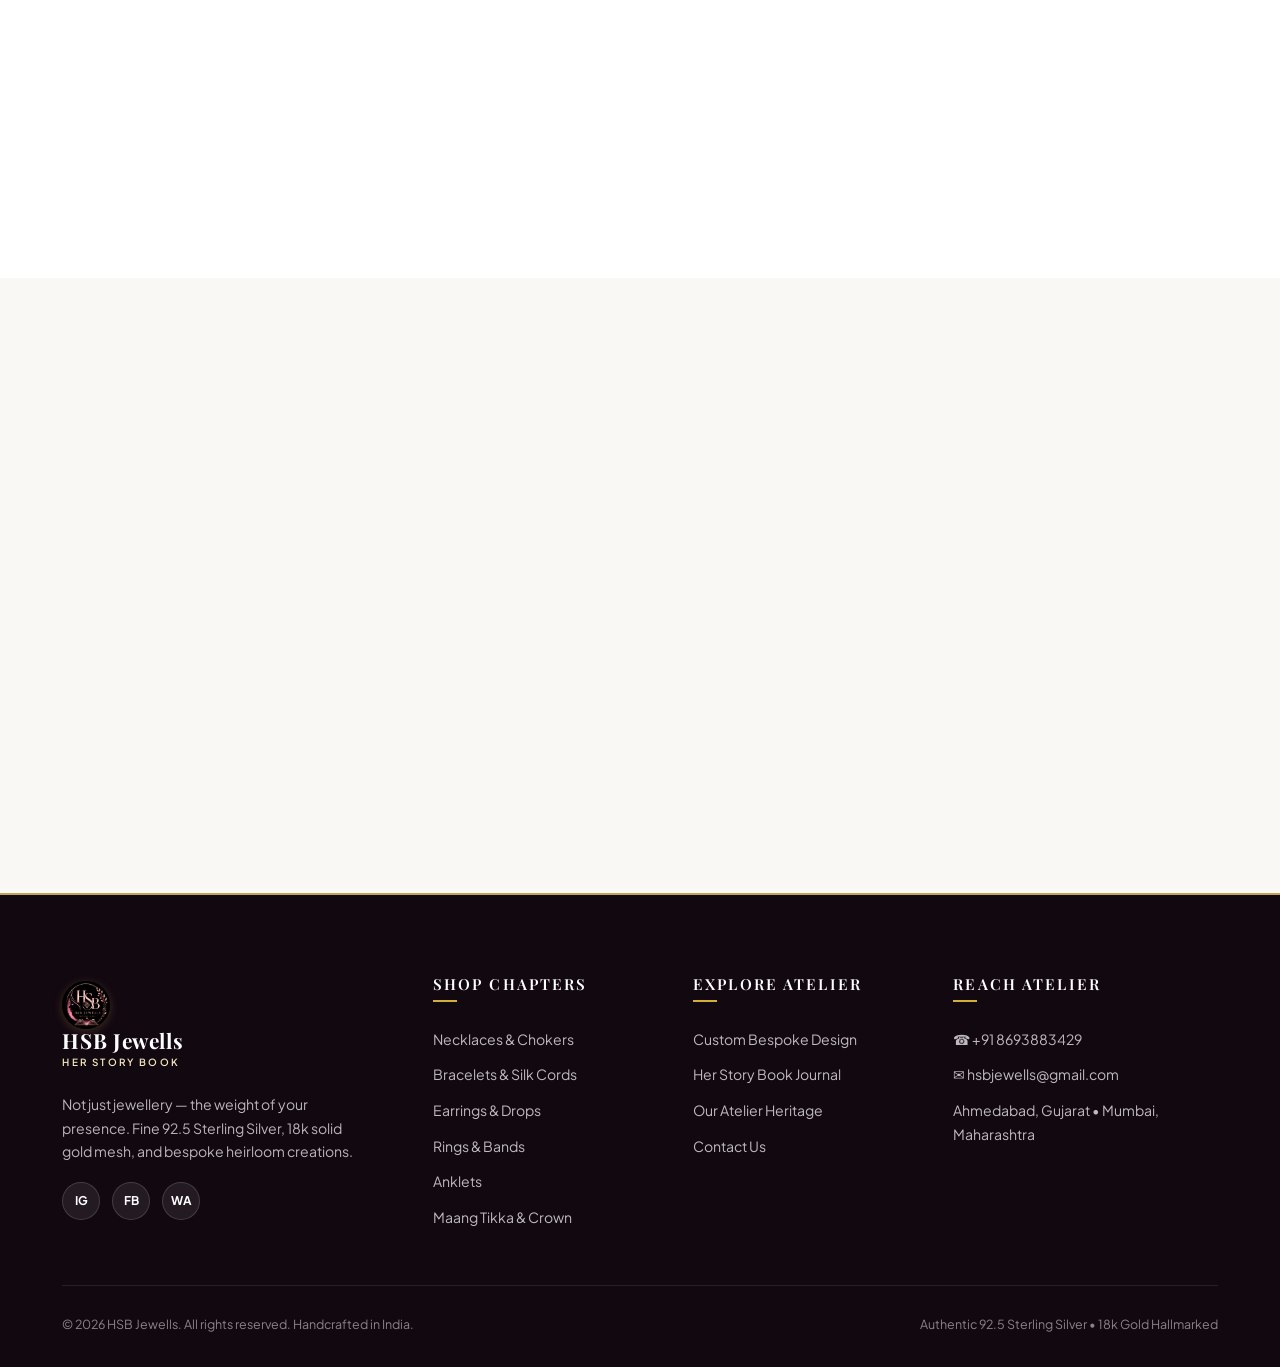
<file: earrings.html>
<!DOCTYPE html>
<html lang="en">
<head>
  <!-- Google tag (gtag.js) -->
  <script async src="https://www.googletagmanager.com/gtag/js?id=G-PJ1KTSX5X1"></script>
  <script>
    window.dataLayer = window.dataLayer || [];
    function gtag(){dataLayer.push(arguments);}
    gtag('js', new Date());

    gtag('config', 'G-PJ1KTSX5X1');
  </script>

  <meta charset="UTF-8">
  <meta name="viewport" content="width=device-width, initial-scale=1.0, maximum-scale=5.0, viewport-fit=cover">
  <meta http-equiv="X-Content-Type-Options" content="nosniff">
  <meta name="referrer" content="strict-origin-when-cross-origin">
  <title>Earrings &amp; Drops | HSB Jewells &mdash; Her Story Book</title>
  <meta name="description" content="Shop 92.5 Sterling Silver architectural earrings, diamond jhumkas, emerald chandeliers, and solitaire studs at HSB Jewells.">
  <link rel="canonical" href="https://hsbjewells.in/earrings.html">
  <link rel="icon" type="image/png" href="assets/img/logo.webp">

  <meta property="og:type" content="website">
  <meta property="og:title" content="Earrings &amp; Drops | HSB Jewells">
  <meta property="og:description" content="Shop fine earrings, from architectural 92.5 sterling silver to royal diamond jhumkas.">
  <meta property="og:url" content="https://hsbjewells.in/earrings.html">
  <meta property="og:site_name" content="HSB Jewells">
  <meta name="twitter:card" content="summary_large_image">

  <link rel="preconnect" href="https://fonts.googleapis.com">
  <link rel="preconnect" href="https://fonts.gstatic.com" crossorigin>
  <link rel="preconnect" href="https://www.googletagmanager.com">
  <link rel="dns-prefetch" href="https://www.google-analytics.com">
  <link href="https://fonts.googleapis.com/css2?family=Playfair+Display:ital,wght@0,500;0,600;0,700;1,400;1,600&family=Plus+Jakarta+Sans:wght@300;400;500;600;700&display=swap" rel="stylesheet">
  <link rel="stylesheet" href="assets/css/style.css?v=3.4">
</head>
<body>
<a class="skip-link" href="#main">Skip to content</a>

<!-- Top Bar -->
<div class="top-bar">
  <div class="top-bar-inner">
    <div class="top-bar-message">
      <span class="sparkle">&#10022;</span>
      <span>Festive &amp; Bridal Edits Live &bull; 92.5 Sterling Silver &amp; Pure Gold Hallmarked &bull; Free Insured Shipping</span>
    </div>
    <div class="top-bar-contact">
      <a href="tel:+918693883429">&#9742; +91 8693883429</a>
      <a href="https://wa.me/918693883429" target="_blank" rel="noopener noreferrer">WhatsApp Concierge</a>
    </div>
  </div>
</div>

<!-- Header -->
<header class="site-header">
  <nav class="nav">
    <a href="index.html" class="brand">
      <img src="assets/img/logo.webp" alt="HSB Jewells logo" width="48" height="48">
      <div class="brand-text">
        <span class="brand-word">HSB Jewells</span>
        <span class="brand-sub">Her Story Book</span>
      </div>
    </a>
    <div class="nav-links" id="nav-links">
      <a href="index.html">Home</a>
      <a href="shop.html">Shop All</a>
      <a href="necklaces.html">Necklaces</a>
      <a href="bangles-bracelets.html">Bracelets &amp; Bangles</a>
      <a href="earrings.html" class="active">Earrings</a>
      <a href="rings.html">Rings</a>
      <a href="custom-jewellery.html">Custom Bespoke</a>
      <a href="her-story-book.html">Her Story Book</a>
      <a href="about.html">About</a>
      <a href="contact.html">Contact</a>
    </div>
    <div class="nav-cta">
      <a href="custom-jewellery.html" class="btn btn-gold btn-sm">Design Yours</a>
      <button class="nav-toggle" aria-label="Toggle menu" aria-expanded="false" aria-controls="nav-links">&#9776;</button>
    </div>
  </nav>
</header>

<main id="main">

<!-- Hero Section with Motion Feature -->
<section class="hero-aesthetic" style="padding: 40px 0 60px;">
  <div class="hero-aesthetic-inner">
    <div class="hero-text">
      <p class="breadcrumb"><a href="index.html">Home</a> &rsaquo; <a href="shop.html">Shop</a> &rsaquo; Earrings</p>
      <div class="eyebrow">For the Ears &bull; Haute Collection</div>
      <h1>Earrings &amp; Drops &mdash;<br><em>Light in Every Turn.</em></h1>
      <p class="hero-lead">
        From avant-garde 92.5 Sterling Silver architectural drops to royal chandelier jhumkas
        and brilliant diamond solitaires &mdash; earrings designed to frame every smile.
      </p>
      <div class="hero-ctas">
        <a href="#earrings-grid" class="btn btn-gold">Explore Earrings</a>
        <a href="https://wa.me/918693883429?text=Hi%20HSB%20Jewells%2C%20I%20want%20to%20explore%20earring%20designs" target="_blank" rel="noopener noreferrer" class="btn btn-whatsapp">&#9742; WhatsApp Stylist</a>
      </div>
    </div>

    <!-- 10s Video Showcase for Earrings -->
    <div class="hero-video-wrapper">
      <div class="hero-video-box">
        <div class="video-overlay-badge">
          <span class="badge badge-live">10s Continuous Loop</span>
        </div>
        <video autoplay loop muted playsinline preload="auto">
          <source src="assets/video/reel-model-flora-vine-drop.mp4" type="video/mp4">
        </video>
        <div class="video-overlay-bottom">
          <div class="video-caption">
            <h3>Grace Flora Vine Drops</h3>
            <p>10-second repeating loop &bull; Live Model Showcase</p>
          </div>
          <div class="video-controls">
            <button class="video-btn video-sound-toggle" title="Toggle Sound">
              <svg width="18" height="18" viewBox="0 0 24 24" fill="none" stroke="currentColor" stroke-width="2"><path d="M11 5L6 9H2v6h4l5 4V5z"/><line x1="23" y1="9" x2="17" y2="15"/><line x1="17" y1="9" x2="23" y2="15"/></svg>
            </button>
            <button class="video-btn video-play-toggle" title="Play / Pause">
              <svg width="18" height="18" viewBox="0 0 24 24" fill="none" stroke="currentColor" stroke-width="2"><rect x="6" y="4" width="4" height="16"></rect><rect x="14" y="4" width="4" height="16"></rect></svg>
            </button>
          </div>
        </div>
      </div>
    </div>
  </div>
</section>

<!-- Dedicated 10s Looping Earring Reels Showcase -->
<section class="video-reels-section" id="earrings-in-motion">
  <div class="container">
    <div class="section-head">
      <p class="eyebrow center">Continuous 10-Second Motion</p>
      <h2>Earrings In Motion &mdash; 10s Looping Stories</h2>
      <p>Watch diamond vines sway, emerald jhumkas chime in light, and solitaires shimmer in real-time motion.</p>
    </div>

    <div class="reels-grid">

      <!-- Reel 1: Model Grace Flora Vine Drops -->
      <div class="reel-card" data-title="Grace Flora Vine Diamond Drops" data-tag="Earrings &bull; Model Showcase" data-desc="Real model-worn showcase of our articulated diamond flora vine drop earrings framing every movement." data-video="assets/video/reel-model-flora-vine-drop.mp4" data-specs="Certified Diamonds, 92.5 Sterling Silver / 18k Gold, Articulated Drop">
        <div class="reel-media">
          <span class="reel-loop-tag">&#8635; 10s Loop</span>
          <span class="badge badge-gold reel-category-pill">Model Showcase</span>
          <video autoplay loop muted playsinline preload="metadata">
            <source src="assets/video/reel-model-flora-vine-drop.mp4" type="video/mp4">
          </video>
        </div>
        <div class="reel-info">
          <div>
            <h3>Grace Flora Vine &bull; Model Edit</h3>
            <p>Articulated diamond floral drops swaying with effortless natural poise on live model.</p>
          </div>
          <div class="reel-actions">
            <button class="btn btn-gold btn-sm btn-quick-view">Quick View</button>
            <a href="https://wa.me/918693883429?text=Hi%20HSB%20Jewells%2C%20I%20saw%20the%20Grace%20Flora%20Vine%20Drops%20video%20and%20want%20to%20order" target="_blank" rel="noopener noreferrer" class="btn btn-whatsapp btn-sm">&#9742; Inquire</a>
          </div>
        </div>
      </div>

      <!-- Reel 2: Royal Emerald Bridal Jhumkas Pair -->
      <div class="reel-card" data-title="Royal Emerald &amp; Diamond Bridal Jhumkas" data-tag="Earrings &bull; Grand Bridal" data-desc="Matched pair of grand emerald bridal jhumkas with faceted drops and diamond arches in motion." data-video="assets/video/reel-emerald-bridal-jhumkas-pair.mp4" data-specs="Natural Zambian Emeralds, Diamond Pavé Domes, Tiered Jhumka Drops">
        <div class="reel-media">
          <span class="reel-loop-tag">&#8635; 10s Loop</span>
          <span class="badge badge-gold reel-category-pill">Grand Bridal</span>
          <video autoplay loop muted playsinline preload="metadata">
            <source src="assets/video/reel-emerald-bridal-jhumkas-pair.mp4" type="video/mp4">
          </video>
        </div>
        <div class="reel-info">
          <div>
            <h3>Royal Emerald Jhumkas &bull; Bridal Motion</h3>
            <p>Cascading emerald teardrops and glistening diamond domes swaying in festive rhythm.</p>
          </div>
          <div class="reel-actions">
            <button class="btn btn-gold btn-sm btn-quick-view">Quick View</button>
            <a href="https://wa.me/918693883429?text=Hi%20HSB%20Jewells%2C%20I%20am%20interested%20in%20the%20Royal%20Emerald%20Bridal%20Jhumkas" target="_blank" rel="noopener noreferrer" class="btn btn-whatsapp btn-sm">&#9742; Inquire</a>
          </div>
        </div>
      </div>

      <!-- Reel 3: Royal 7-in-1 Convertible Suite -->
      <div class="reel-card" data-title="Royal 7-in-1 Convertible Emerald Suite" data-tag="Earrings &bull; Bespoke Modular" data-desc="Modular engineering in motion: see how one royal suite transforms into 7 distinct earring configurations." data-video="assets/video/reel-convertible-earring-suite.mp4" data-specs="7-in-1 Modular Design, Natural Emeralds, South Sea Pearls, Detachable Domes">
        <div class="reel-media">
          <span class="reel-loop-tag">&#8635; 10s Loop</span>
          <span class="badge badge-gold reel-category-pill">7-in-1 Modular</span>
          <video autoplay loop muted playsinline preload="metadata">
            <source src="assets/video/reel-convertible-earring-suite.mp4" type="video/mp4">
          </video>
        </div>
        <div class="reel-info">
          <div>
            <h3>Royal 7-in-1 Suite &bull; Modular Atelier</h3>
            <p>From stud to grand bridal chandelier: watch the modular components connect seamlessly.</p>
          </div>
          <div class="reel-actions">
            <button class="btn btn-gold btn-sm btn-quick-view">Quick View</button>
            <a href="https://wa.me/918693883429?text=Hi%20HSB%20Jewells%2C%20I%20want%20to%20inquire%20about%20the%20Royal%207-in-1%20Convertible%20Suite" target="_blank" rel="noopener noreferrer" class="btn btn-whatsapp btn-sm">&#9742; Inquire</a>
          </div>
        </div>
      </div>

      <!-- Reel 4: Heart Solitaire Diamond Studs -->
      <div class="reel-card" data-title="Luminous Heart Solitaire Diamond Studs" data-tag="Earrings &bull; Solitaire" data-desc="Brilliant heart-cut diamond studs with pavé halo, shining with pristine white fire." data-video="assets/video/reel-heart-solitaire-earring.mp4" data-specs="Heart-Cut Solitaire, Pavé Halo, Certified 92.5 Silver / 18k White Gold">
        <div class="reel-media">
          <span class="reel-loop-tag">&#8635; 10s Loop</span>
          <span class="badge badge-gold reel-category-pill">Solitaire Heart</span>
          <video autoplay loop muted playsinline preload="metadata">
            <source src="assets/video/reel-heart-solitaire-earring.mp4" type="video/mp4">
          </video>
        </div>
        <div class="reel-info">
          <div>
            <h3>Heart Solitaire &bull; Pure Fire</h3>
            <p>Captivating heart-cut solitaire diamond framed in micro-pavé halo, capturing every light beam.</p>
          </div>
          <div class="reel-actions">
            <button class="btn btn-gold btn-sm btn-quick-view">Quick View</button>
            <a href="https://wa.me/918693883429?text=Hi%20HSB%20Jewells%2C%20I%20want%20to%20order%20the%20Heart%20Solitaire%20Diamond%20Studs" target="_blank" rel="noopener noreferrer" class="btn btn-whatsapp btn-sm">&#9742; Inquire</a>
          </div>
        </div>
      </div>

      <!-- Reel 5: Festive Floral Halo Studs -->
      <div class="reel-card" data-title="Festive Floral Halo Diamond Studs" data-tag="Earrings &bull; Festive" data-desc="Festive celebration sparkle featuring our floral halo medallion studs beside glowing Diwali diyas." data-video="assets/video/reel-festive-halo-diwali.mp4" data-specs="Floral Diamond Medallion, Solid Gold Setting, Festive Special">
        <div class="reel-media">
          <span class="reel-loop-tag">&#8635; 10s Loop</span>
          <span class="badge badge-gold reel-category-pill">Festive Pure</span>
          <video autoplay loop muted playsinline preload="metadata">
            <source src="assets/video/reel-festive-halo-diwali.mp4" type="video/mp4">
          </video>
        </div>
        <div class="reel-info">
          <div>
            <h3>Festive Halo &bull; Diya Glow</h3>
            <p>Warm festive lights reflecting off handcrafted floral diamond medallion earrings.</p>
          </div>
          <div class="reel-actions">
            <button class="btn btn-gold btn-sm btn-quick-view">Quick View</button>
            <a href="https://wa.me/918693883429?text=Hi%20HSB%20Jewells%2C%20I%20am%20interested%20in%20the%20Festive%20Halo%20Diamond%20Studs" target="_blank" rel="noopener noreferrer" class="btn btn-whatsapp btn-sm">&#9742; Inquire</a>
          </div>
        </div>
      </div>

      <!-- Reel 6: Unboxing Golden Cluster Studs -->
      <div class="reel-card" data-title="Golden Cluster Studs Unboxing" data-tag="Earrings &bull; Unboxing" data-desc="Opening of the luxury velvet jewellery box to reveal handcrafted gold cluster stud earrings." data-video="assets/video/reel-unboxing-cluster-studs.mp4" data-specs="Certified Hallmarked, Velvet Box Presentation, Atelier Finish">
        <div class="reel-media">
          <span class="reel-loop-tag">&#8635; 10s Loop</span>
          <span class="badge badge-gold reel-category-pill">Unboxing</span>
          <video autoplay loop muted playsinline preload="metadata">
            <source src="assets/video/reel-unboxing-cluster-studs.mp4" type="video/mp4">
          </video>
        </div>
        <div class="reel-info">
          <div>
            <h3>Atelier Unboxing &bull; Cluster Studs</h3>
            <p>Velvet jewellery box unveiling handcrafted cluster studs nestled in satin silk.</p>
          </div>
          <div class="reel-actions">
            <button class="btn btn-gold btn-sm btn-quick-view">Quick View</button>
            <a href="https://wa.me/918693883429?text=Hi%20HSB%20Jewells%2C%20I%20want%20to%20order%20the%20Cluster%20Studs%20seen%20in%20the%20Unboxing%20video" target="_blank" rel="noopener noreferrer" class="btn btn-whatsapp btn-sm">&#9742; Inquire</a>
          </div>
        </div>
      </div>

    </div>
  </div>
</section>

<!-- Product Catalog Grid -->
<section class="section bg-white" id="earrings-grid">
  <div class="container">
    <div class="section-head">
      <p class="eyebrow center">Haute Atelier Releases</p>
      <h2>The Earrings Collection</h2>
      <p>Forged in authentic 92.5 Sterling Silver, rhodium plating, and certified natural stones.</p>
    </div>

    <div class="grid grid-4">

      <!-- Featured Suite: Royal 7-in-1 Convertible Emerald & Diamond Suite -->
      <div class="product-card" data-title="Royal 7-in-1 Convertible Emerald Suite" data-tag="Earrings &bull; Bespoke Suite" data-desc="Master modular engineering: transforms into 7 unique styles from daily solitaire studs to grand 4-tier bridal chandeliers with South Sea pearls." data-price="Price on Request" data-img="assets/img/new/earring-emerald-convertible-suite.jpeg" data-video="assets/video/reel-convertible-earring-suite.mp4" data-specs="7 Modular Styles, Zambian Emeralds, South Sea Golden Pearls, Detachable Jhumka Domes">
        <div class="product-photo">
          <div class="product-badge-group">
            <span class="badge badge-gold">7-in-1 Modular</span>
            <span class="badge badge-white">Imperial Bridal</span>
          </div>
          <span class="product-video-badge">&#9654; 10s Video</span>
          <img src="assets/img/new/earring-emerald-convertible-suite.jpeg" alt="Royal 7-in-1 Convertible Emerald & Diamond Bridal Chandelier Suite Components" loading="lazy" decoding="async">
        </div>
        <div class="product-body">
          <span class="product-tag">Earrings &bull; Bespoke Suite</span>
          <h3>Royal 7-in-1 Convertible Suite</h3>
          <p>One royal suite, 7 wearable transformations: studs, pearl drops, cocktail arches, jhumkas, and grand chandeliers.</p>
          <div class="product-specs">
            <span class="spec-pill">7 Wearing Modes</span>
            <span class="spec-pill">Zambian Emeralds</span>
            <span class="spec-pill">South Sea Pearls</span>
          </div>
          <div class="product-footer">
            <div class="product-price">Price on Request</div>
            <button class="btn btn-gold btn-sm btn-quick-view">Quick View</button>
          </div>
        </div>
      </div>

      <!-- Featured Bridal: Royal Emerald & Diamond Bridal Jhumkas -->
      <div class="product-card" data-title="Royal Emerald &amp; Diamond Bridal Jhumkas" data-tag="Earrings &bull; Grand Bridal" data-desc="Matched pair of grand emerald bridal jhumkas with faceted teardrop drops, glistening diamond pavé domes, and ornate floral crests." data-price="Price on Request" data-img="assets/img/new/earring-emerald-bridal-jhumka.jpeg" data-video="assets/video/reel-emerald-bridal-jhumkas-pair.mp4" data-specs="Natural Zambian Emeralds, Diamond Pavé Domes, Tiered Jhumka Drops, 18k / 92.5 Hallmark">
        <div class="product-photo">
          <div class="product-badge-group">
            <span class="badge badge-gold">Bridal Masterpiece</span>
            <span class="badge badge-white">Emerald Jhumka</span>
          </div>
          <span class="product-video-badge">&#9654; 10s Video</span>
          <img src="assets/img/new/earring-emerald-bridal-jhumka.jpeg" alt="Royal Emerald & Diamond Bridal Jhumkas Pair" loading="lazy" decoding="async">
        </div>
        <div class="product-body">
          <span class="product-tag">Earrings &bull; Grand Bridal</span>
          <h3>Royal Emerald Bridal Jhumkas</h3>
          <p>Rich emerald teardrops suspended from intricate diamond domes, crafted for the royal bride.</p>
          <div class="product-specs">
            <span class="spec-pill">Zambian Emerald</span>
            <span class="spec-pill">Diamond Domes</span>
            <span class="spec-pill">Bridal Grandeur</span>
          </div>
          <div class="product-footer">
            <div class="product-price">Price on Request</div>
            <button class="btn btn-gold btn-sm btn-quick-view">Quick View</button>
          </div>
        </div>
      </div>

      <!-- Featured Grand Chandelier: 4-Tier Grand Bridal Chandelier -->
      <div class="product-card" data-title="4-Tier Grand Imperial Bridal Chandelier" data-tag="Earrings &bull; Imperial Chandelier" data-desc="Four graduated tiers of diamond arches crowned with faceted natural emerald drops and detachable South Sea pearls." data-price="Price on Request" data-img="assets/img/new/earring-emerald-4tier-grand-bridal.jpeg" data-specs="4 Graduated Tiers, Diamond Arches, Natural Emeralds, South Sea Golden Pearls">
        <div class="product-photo">
          <div class="product-badge-group">
            <span class="badge badge-gold">4-Tier Grand</span>
            <span class="badge badge-white">Haute Chandelier</span>
          </div>
          <img src="assets/img/new/earring-emerald-4tier-grand-bridal.jpeg" alt="4-Tier Grand Imperial Bridal Chandelier Earrings" loading="lazy" decoding="async">
        </div>
        <div class="product-body">
          <span class="product-tag">Earrings &bull; Chandelier</span>
          <h3>4-Tier Grand Bridal Chandelier</h3>
          <p>Four graduated tiers of architectural diamond arches cascading with emerald droplets and pearl finials.</p>
          <div class="product-specs">
            <span class="spec-pill">4-Tier Cascade</span>
            <span class="spec-pill">Grand Scale</span>
            <span class="spec-pill">Hallmarked</span>
          </div>
          <div class="product-footer">
            <div class="product-price">Price on Request</div>
            <button class="btn btn-gold btn-sm btn-quick-view">Quick View</button>
          </div>
        </div>
      </div>

      <!-- Model Edition 01: Trinity Solitaire Diamond Cluster Studs -->
      <div class="product-card" data-title="Trinity Solitaire Diamond Cluster Studs (Edition 01)" data-tag="Earrings &bull; Model Edit" data-desc="Three brilliant round-cut diamonds clustered in a delicate celestial triangle, sitting flush against the earlobe." data-price="Price on Request" data-img="assets/img/new/earring-model-01-trinity-cluster.jpeg" data-specs="Certified Diamonds, 92.5 Sterling Silver / 18k Gold, Three-Stone Cluster">
        <div class="product-photo">
          <div class="product-badge-group">
            <span class="badge badge-gold">Edition 01</span>
            <span class="badge badge-white">Live On Ear</span>
          </div>
          <img src="assets/img/new/earring-model-01-trinity-cluster.jpeg" alt="Trinity Solitaire Diamond Cluster Studs Photographed on Ear" loading="lazy" decoding="async">
        </div>
        <div class="product-body">
          <span class="product-tag">Earrings &bull; Edition 01</span>
          <h3>Trinity Solitaire Cluster</h3>
          <p>Celestial 3-stone diamond cluster sitting flush on the earlobe with refined everyday poise.</p>
          <div class="product-specs">
            <span class="spec-pill">Three Solitaires</span>
            <span class="spec-pill">Feather-light</span>
          </div>
          <div class="product-footer">
            <div class="product-price">Price on Request</div>
            <button class="btn btn-gold btn-sm btn-quick-view">Quick View</button>
          </div>
        </div>
      </div>

      <!-- Model Edition 02: Floral Halo Diamond Medallion Studs -->
      <div class="product-card" data-title="Floral Halo Diamond Medallion Studs (Edition 02)" data-tag="Earrings &bull; Model Edit" data-desc="Delicate diamond petals forming a radiant floral medallion halo around a center solitaire." data-price="Price on Request" data-img="assets/img/new/earring-model-02-floral-halo.jpeg" data-specs="Floral Diamond Petals, Center Solitaire, Certified 92.5 / 18k Gold">
        <div class="product-photo">
          <div class="product-badge-group">
            <span class="badge badge-gold">Edition 02</span>
            <span class="badge badge-white">Live On Ear</span>
          </div>
          <img src="assets/img/new/earring-model-02-floral-halo.jpeg" alt="Floral Halo Diamond Medallion Studs Photographed on Ear" loading="lazy" decoding="async">
        </div>
        <div class="product-body">
          <span class="product-tag">Earrings &bull; Edition 02</span>
          <h3>Floral Halo Medallion</h3>
          <p>Delicate blossoming diamond petals framing a sparkling center solitaire stone.</p>
          <div class="product-specs">
            <span class="spec-pill">Floral Halo</span>
            <span class="spec-pill">Bridal Favorite</span>
          </div>
          <div class="product-footer">
            <div class="product-price">Price on Request</div>
            <button class="btn btn-gold btn-sm btn-quick-view">Quick View</button>
          </div>
        </div>
      </div>

      <!-- Model Edition 03: Sunburst Solitaire Diamond Studs -->
      <div class="product-card" data-title="Sunburst Solitaire Diamond Studs (Edition 03)" data-tag="Earrings &bull; Model Edit" data-desc="Prong-elevated round solitaire crowned by an architectural starburst diamond frame." data-price="Price on Request" data-img="assets/img/new/earring-model-03-sunburst-solitaire.jpeg" data-specs="Architectural Sunburst, Center Solitaire, Certified Hallmark">
        <div class="product-photo">
          <div class="product-badge-group">
            <span class="badge badge-gold">Edition 03</span>
            <span class="badge badge-white">Live On Ear</span>
          </div>
          <img src="assets/img/new/earring-model-03-sunburst-solitaire.jpeg" alt="Sunburst Solitaire Diamond Studs Photographed on Ear" loading="lazy" decoding="async">
        </div>
        <div class="product-body">
          <span class="product-tag">Earrings &bull; Edition 03</span>
          <h3>Sunburst Solitaire Studs</h3>
          <p>Elevated prong-set solitaire framed by micro-prisms reflecting radiant solar flares.</p>
          <div class="product-specs">
            <span class="spec-pill">Sunburst Corona</span>
            <span class="spec-pill">Prong Set</span>
          </div>
          <div class="product-footer">
            <div class="product-price">Price on Request</div>
            <button class="btn btn-gold btn-sm btn-quick-view">Quick View</button>
          </div>
        </div>
      </div>

      <!-- Model Edition 04: Imperial Arch Diamond Crown Studs -->
      <div class="product-card" data-title="Imperial Arch Diamond Crown Studs (Edition 04)" data-tag="Earrings &bull; Model Edit" data-desc="Graceful Gothic arch silhouette encrusted in pavé diamonds, mimicking an imperial tiara on the ear." data-price="Price on Request" data-img="assets/img/new/earring-model-04-arch-crown.jpeg" data-specs="Gothic Arch Tiara, Micro-Pavé Diamonds, Royal Crown Silhouette">
        <div class="product-photo">
          <div class="product-badge-group">
            <span class="badge badge-gold">Edition 04</span>
            <span class="badge badge-white">Live On Ear</span>
          </div>
          <img src="assets/img/new/earring-model-04-arch-crown.jpeg" alt="Imperial Arch Diamond Crown Studs Photographed on Ear" loading="lazy" decoding="async">
        </div>
        <div class="product-body">
          <span class="product-tag">Earrings &bull; Edition 04</span>
          <h3>Imperial Arch Crown</h3>
          <p>Regal tiara arch silhouette encrusted with micro-pavé diamonds celebrating royal grace.</p>
          <div class="product-specs">
            <span class="spec-pill">Imperial Crown</span>
            <span class="spec-pill">Pavé Arch</span>
          </div>
          <div class="product-footer">
            <div class="product-price">Price on Request</div>
            <button class="btn btn-gold btn-sm btn-quick-view">Quick View</button>
          </div>
        </div>
      </div>

      <!-- Model Edition 05: Luminous Heart-Cut Diamond Halo Studs -->
      <div class="product-card" data-title="Luminous Heart-Cut Diamond Halo Studs (Edition 05)" data-tag="Earrings &bull; Model Edit" data-desc="Precision heart-cut diamond solitaire framed in micro-pavé halo, capturing romance and modern sparkle." data-price="Price on Request" data-img="assets/img/new/earring-model-05-heart-halo.jpeg" data-video="assets/video/reel-heart-solitaire-earring.mp4" data-specs="Heart-Cut Solitaire, Micro-Pavé Halo, Certified 92.5 / 18k">
        <div class="product-photo">
          <div class="product-badge-group">
            <span class="badge badge-gold">Edition 05</span>
            <span class="badge badge-white">Live On Ear</span>
          </div>
          <span class="product-video-badge">&#9654; 10s Video</span>
          <img src="assets/img/new/earring-model-05-heart-halo.jpeg" alt="Luminous Heart-Cut Diamond Halo Studs Photographed on Ear" loading="lazy" decoding="async">
        </div>
        <div class="product-body">
          <span class="product-tag">Earrings &bull; Edition 05</span>
          <h3>Luminous Heart Halo</h3>
          <p>Heart-cut solitaire diamond encased in fine pavé, casting pure romantic sparkle.</p>
          <div class="product-specs">
            <span class="spec-pill">Heart Solitaire</span>
            <span class="spec-pill">Pavé Halo</span>
          </div>
          <div class="product-footer">
            <div class="product-price">Price on Request</div>
            <button class="btn btn-gold btn-sm btn-quick-view">Quick View</button>
          </div>
        </div>
      </div>

      <!-- Model Edition 06: Marquise Wheat Leaf Diamond Climbers -->
      <div class="product-card" data-title="Marquise Wheat Leaf Diamond Climbers (Edition 06)" data-tag="Earrings &bull; Model Edit" data-desc="Botanical wheat ear curve set with alternating marquise and round diamonds following earlobe contour." data-price="Price on Request" data-img="assets/img/new/earring-model-06-marquise-wheat.jpeg" data-specs="Marquise Leaf Silhouette, Earlobe Contour, High Polish 92.5 / 18k">
        <div class="product-photo">
          <div class="product-badge-group">
            <span class="badge badge-gold">Edition 06</span>
            <span class="badge badge-white">Live On Ear</span>
          </div>
          <img src="assets/img/new/earring-model-06-marquise-wheat.jpeg" alt="Marquise Wheat Leaf Diamond Climbers Photographed on Ear" loading="lazy" decoding="async">
        </div>
        <div class="product-body">
          <span class="product-tag">Earrings &bull; Edition 06</span>
          <h3>Marquise Wheat Climbers</h3>
          <p>Botanical laurel wheat leaf motif curving naturally along the edge of the earlobe.</p>
          <div class="product-specs">
            <span class="spec-pill">Marquise Cuts</span>
            <span class="spec-pill">Ear Climber</span>
          </div>
          <div class="product-footer">
            <div class="product-price">Price on Request</div>
            <button class="btn btn-gold btn-sm btn-quick-view">Quick View</button>
          </div>
        </div>
      </div>

      <!-- Model Edition 07: Grace Flora Vine Diamond Drops -->
      <div class="product-card" data-title="Grace Flora Vine Diamond Drops (Edition 07)" data-tag="Earrings &bull; Model Edit" data-desc="Articulated diamond vine drops that sway gently with every turn of the neck, worn live by model in video." data-price="Price on Request" data-img="assets/img/new/earring-model-07-flora-vine-drop.jpeg" data-video="assets/video/reel-model-flora-vine-drop.mp4" data-specs="Articulated Vine Links, Cascading Floral Buds, Certified Hallmark">
        <div class="product-photo">
          <div class="product-badge-group">
            <span class="badge badge-gold">Edition 07</span>
            <span class="badge badge-white">Model Video</span>
          </div>
          <span class="product-video-badge">&#9654; 10s Video</span>
          <img src="assets/img/new/earring-model-07-flora-vine-drop.jpeg" alt="Grace Flora Vine Diamond Drops Photographed on Model Ear" loading="lazy" decoding="async">
        </div>
        <div class="product-body">
          <span class="product-tag">Earrings &bull; Edition 07</span>
          <h3>Grace Flora Vine Drops</h3>
          <p>Articulated cascading floral buds that sway gracefully with kinetic evening elegance.</p>
          <div class="product-specs">
            <span class="spec-pill">Articulated Drop</span>
            <span class="spec-pill">Model Featured</span>
          </div>
          <div class="product-footer">
            <div class="product-price">Price on Request</div>
            <button class="btn btn-gold btn-sm btn-quick-view">Quick View</button>
          </div>
        </div>
      </div>

      <!-- Model Edition 08: Royal Amethyst & Diamond Chandelier -->
      <div class="product-card" data-title="Lavender Amethyst &amp; Diamond Chandelier (Edition 08)" data-tag="Earrings &bull; Model Edit" data-desc="Faceted lavender amethyst teardrop enveloped in diamond filigree chandelier arches." data-price="Price on Request" data-img="assets/img/new/earring-model-08-amethyst-chandelier.jpeg" data-specs="Faceted Lavender Amethyst, Chandelier Diamond Filigree, Evening Glamour">
        <div class="product-photo">
          <div class="product-badge-group">
            <span class="badge badge-gold">Edition 08</span>
            <span class="badge badge-white">Live On Ear</span>
          </div>
          <img src="assets/img/new/earring-model-08-amethyst-chandelier.jpeg" alt="Lavender Amethyst & Diamond Royal Chandelier Photographed on Ear" loading="lazy" decoding="async">
        </div>
        <div class="product-body">
          <span class="product-tag">Earrings &bull; Edition 08</span>
          <h3>Amethyst Royal Chandelier</h3>
          <p>Rich lavender amethyst droplet suspended in an intricate diamond chandelier cage.</p>
          <div class="product-specs">
            <span class="spec-pill">Natural Amethyst</span>
            <span class="spec-pill">Chandelier Cage</span>
          </div>
          <div class="product-footer">
            <div class="product-price">Price on Request</div>
            <button class="btn btn-gold btn-sm btn-quick-view">Quick View</button>
          </div>
        </div>
      </div>

      <!-- Model Edition 09: Two-Tier Solitaire Halo Drops -->
      <div class="product-card" data-title="Two-Tier Solitaire Halo Drops (Edition 09)" data-tag="Earrings &bull; Model Edit" data-desc="Dual linked diamond halos: a delicate stud connected to a larger swinging solitaire halo drop." data-price="Price on Request" data-img="assets/img/new/earring-model-09-twotier-solitaire.jpeg" data-specs="Two-Tier Halo, Articulated Hinge, Certified 92.5 / 18k White Gold">
        <div class="product-photo">
          <div class="product-badge-group">
            <span class="badge badge-gold">Edition 09</span>
            <span class="badge badge-white">Live On Ear</span>
          </div>
          <img src="assets/img/new/earring-model-09-twotier-solitaire.jpeg" alt="Two-Tier Solitaire Halo Drop Earrings Photographed on Ear" loading="lazy" decoding="async">
        </div>
        <div class="product-body">
          <span class="product-tag">Earrings &bull; Edition 09</span>
          <h3>Two-Tier Solitaire Drops</h3>
          <p>Interlinked double halo drops offering subtle swing motion and double the brilliance.</p>
          <div class="product-specs">
            <span class="spec-pill">Dual Halos</span>
            <span class="spec-pill">Swinging Drop</span>
          </div>
          <div class="product-footer">
            <div class="product-price">Price on Request</div>
            <button class="btn btn-gold btn-sm btn-quick-view">Quick View</button>
          </div>
        </div>
      </div>

      <!-- Model Edition 10: Triple Cascading Heart Diamond Drops -->
      <div class="product-card" data-title="Triple Cascading Heart Diamond Drops (Edition 10)" data-tag="Earrings &bull; Model Edit" data-desc="Three graduated descending diamond heart links cascading like a waterfall of light." data-price="Price on Request" data-img="assets/img/new/earring-model-10-triple-heart.jpeg" data-specs="Triple Graduated Hearts, Articulated Links, Certified Hallmark">
        <div class="product-photo">
          <div class="product-badge-group">
            <span class="badge badge-gold">Edition 10</span>
            <span class="badge badge-white">Live On Ear</span>
          </div>
          <img src="assets/img/new/earring-model-10-triple-heart.jpeg" alt="Triple Cascading Heart Diamond Drops Photographed on Ear" loading="lazy" decoding="async">
        </div>
        <div class="product-body">
          <span class="product-tag">Earrings &bull; Edition 10</span>
          <h3>Triple Cascading Hearts</h3>
          <p>Three graduated diamond heart pendants descending in a luminous cascade of light.</p>
          <div class="product-specs">
            <span class="spec-pill">Graduated Hearts</span>
            <span class="spec-pill">Cascade Motion</span>
          </div>
          <div class="product-footer">
            <div class="product-price">Price on Request</div>
            <button class="btn btn-gold btn-sm btn-quick-view">Quick View</button>
          </div>
        </div>
      </div>

      <!-- Item 1: Chroma Orbit Sphere Drops -->
      <div class="product-card" data-title="Chroma Orbit Sphere Drops" data-tag="Earrings &bull; 92.5 Silver" data-desc="Planetary concentric orbital drops crafted from solid 92.5 Sterling Silver, crowned with starburst studs." data-price="Price on Request" data-img="assets/img/new/campaign-chroma-orbit.png" data-specs="92.5 Sterling Silver, Rhodium Anti-Tarnish, Architectural Drop">
        <div class="product-photo">
          <div class="product-badge-group">
            <span class="badge badge-silver">92.5 Silver</span>
            <span class="badge badge-gold">Chroma Orbit</span>
          </div>
          <img src="assets/img/new/campaign-chroma-orbit.png" alt="Chroma Orbit Sphere Drops" loading="lazy" decoding="async">
        </div>
        <div class="product-body">
          <span class="product-tag">Earrings &bull; 92.5 Silver</span>
          <h3>Chroma Orbit Sphere Drops</h3>
          <p>Kinetic planetary spheres in pure sterling silver that sway with architectural poise.</p>
          <div class="product-specs">
            <span class="spec-pill">92.5 Silver</span>
            <span class="spec-pill">Orbital Spheres</span>
            <span class="spec-pill">Feather-light</span>
          </div>
          <div class="product-footer">
            <div class="product-price">Price on Request</div>
            <button class="btn btn-gold btn-sm btn-quick-view">Quick View</button>
          </div>
        </div>
      </div>

      <!-- Item 2: Symphony Wave Silver Drops -->
      <div class="product-card" data-title="Symphony Wave Silver Drops" data-tag="Earrings &bull; 92.5 Silver" data-desc="Fluid helical ribbon waves embellished with channel-set diamonds in solid 92.5 sterling silver." data-price="Price on Request" data-img="assets/img/new/campaign-melody-silver.png" data-specs="92.5 Sterling Silver, Flowing Wave Design, Channel Diamonds">
        <div class="product-photo">
          <div class="product-badge-group">
            <span class="badge badge-silver">92.5 Silver</span>
            <span class="badge badge-gold">Melody Series</span>
          </div>
          <img src="assets/img/new/campaign-melody-silver.png" alt="Symphony Wave Silver Drops" loading="lazy" decoding="async">
        </div>
        <div class="product-body">
          <span class="product-tag">Earrings &bull; 92.5 Silver</span>
          <h3>Symphony Wave Silver Drops</h3>
          <p>Rhythmic fluid curves crafted from solid hallmarked sterling silver, worn by modern icons.</p>
          <div class="product-specs">
            <span class="spec-pill">92.5 Hallmark</span>
            <span class="spec-pill">Helical Wave</span>
            <span class="spec-pill">High Polish</span>
          </div>
          <div class="product-footer">
            <div class="product-price">Price on Request</div>
            <button class="btn btn-gold btn-sm btn-quick-view">Quick View</button>
          </div>
        </div>
      </div>

      <!-- Item 3: Fractal Bloom Geometric Drops -->
      <div class="product-card" data-title="Fractal Bloom Geometric Drops" data-tag="Earrings &bull; 92.5 Silver" data-desc="Crystalline geometric ice sculpture silhouette in high-shine 92.5 sterling silver with diamond facets." data-price="Price on Request" data-img="assets/img/new/campaign-fractal-bloom.png" data-specs="92.5 Sterling Silver, Geometric Prisms, Rhodium Finish">
        <div class="product-photo">
          <div class="product-badge-group">
            <span class="badge badge-silver">92.5 Silver</span>
            <span class="badge badge-gold">Fractal Bloom</span>
          </div>
          <img src="assets/img/new/campaign-fractal-bloom.png" alt="Fractal Bloom Geometric Drops" loading="lazy" decoding="async">
        </div>
        <div class="product-body">
          <span class="product-tag">Earrings &bull; 92.5 Silver</span>
          <h3>Fractal Bloom Drops</h3>
          <p>Avant-garde prism drops and floating fractal circles designed to catch light from all angles.</p>
          <div class="product-specs">
            <span class="spec-pill">Fractal Design</span>
            <span class="spec-pill">Prism Cuts</span>
            <span class="spec-pill">92.5 Silver</span>
          </div>
          <div class="product-footer">
            <div class="product-price">Price on Request</div>
            <button class="btn btn-gold btn-sm btn-quick-view">Quick View</button>
          </div>
        </div>
      </div>

      <!-- Item 4: Emerald Chandelier Drops -->
      <div class="product-card" data-title="The Emerald Chandelier Drops" data-tag="Earrings &bull; Gemstones" data-desc="Textured silver feather arcs adorned with natural Colombian green emerald droplets." data-price="Price on Request" data-img="assets/img/new/custom-emerald-silver-suite.jpeg" data-specs="Natural Emerald Cluster, Textured Silver, Secure Posts">
        <div class="product-photo">
          <div class="product-badge-group">
            <span class="badge badge-gold">Natural Emerald</span>
            <span class="badge badge-white">Bespoke</span>
          </div>
          <img src="assets/img/new/custom-emerald-silver-suite.jpeg" alt="The Emerald Chandelier Drops" loading="lazy" decoding="async">
        </div>
        <div class="product-body">
          <span class="product-tag">Earrings &bull; Gemstones</span>
          <h3>Emerald Chandelier Drops</h3>
          <p>Hand-textured feather silhouette blooming with intense emerald clusters.</p>
          <div class="product-specs">
            <span class="spec-pill">Natural Emerald</span>
            <span class="spec-pill">Feather Motif</span>
            <span class="spec-pill">Bespoke</span>
          </div>
          <div class="product-footer">
            <div class="product-price">Price on Request</div>
            <button class="btn btn-gold btn-sm btn-quick-view">Quick View</button>
          </div>
        </div>
      </div>

      <!-- Item 5: Baguette Ruby Stud Drops -->
      <div class="product-card" data-title="Baguette Ruby Starburst Drops" data-tag="Earrings &bull; Royal Ruby" data-desc="Oval pigeon-blood ruby centers embraced by tapered baguette diamond starburst frames." data-price="Price on Request" data-img="assets/img/new/custom-ruby-baguette-suite.jpeg" data-specs="Pigeon Blood Ruby, Baguette Diamond Sunburst, 18k White Gold / 92.5">
        <div class="product-photo">
          <div class="product-badge-group">
            <span class="badge badge-gold">Royal Ruby</span>
            <span class="badge badge-white">Baguette Sunburst</span>
          </div>
          <img src="assets/img/new/custom-ruby-baguette-suite.jpeg" alt="Baguette Ruby Starburst Drops" loading="lazy" decoding="async">
        </div>
        <div class="product-body">
          <span class="product-tag">Earrings &bull; Royal Ruby</span>
          <h3>Baguette Ruby Starburst Drops</h3>
          <p>Pigeon-blood ruby centers framed with tapered diamond baguette sunbursts.</p>
          <div class="product-specs">
            <span class="spec-pill">Pigeon-Blood Ruby</span>
            <span class="spec-pill">Baguette Diamond</span>
          </div>
          <div class="product-footer">
            <div class="product-price">Price on Request</div>
            <button class="btn btn-gold btn-sm btn-quick-view">Quick View</button>
          </div>
        </div>
      </div>

      <!-- Item 6: Mohabbat Jhumka -->
      <div class="product-card" data-title="Mohabbat Jhumka" data-tag="Earrings &bull; Heritage" data-desc="A love with no beginning to remember and no ending to imagine. Royal kundan and basra pearls." data-price="Price on Request" data-img="assets/img/earring/love.webp" data-specs="Kundan Setting, Basra Pearl Fringe, Antique Gold Finish">
        <div class="product-photo">
          <img src="assets/img/earring/love.webp" alt="Mohabbat Jhumka" loading="lazy" decoding="async">
        </div>
        <div class="product-body">
          <span class="product-tag">Earrings &bull; Heritage</span>
          <h3>Mohabbat Jhumka</h3>
          <p>A love with no beginning to remember and no ending to imagine.</p>
          <div class="product-specs">
            <span class="spec-pill">Love Chapter</span>
            <span class="spec-pill">Heritage Jhumka</span>
          </div>
          <div class="product-footer">
            <div class="product-price">Price on Request</div>
            <button class="btn btn-gold btn-sm btn-quick-view">Quick View</button>
          </div>
        </div>
      </div>

      <!-- Item 7: Fearless Studs -->
      <div class="product-card" data-title="Fearless Studs" data-tag="Earrings &bull; Strength" data-desc="Her beauty catches the eye, but her confidence holds the gaze." data-price="Price on Request" data-img="assets/img/earring/strength.webp" data-specs="Rose Gold Finish, Halo Solitaire, Everyday Comfort">
        <div class="product-photo">
          <img src="assets/img/earring/strength.webp" alt="Fearless Studs" loading="lazy" decoding="async">
        </div>
        <div class="product-body">
          <span class="product-tag">Earrings &bull; Strength</span>
          <h3>Fearless</h3>
          <p>Her beauty catches the eye, but her confidence holds the gaze.</p>
          <div class="product-specs">
            <span class="spec-pill">Strength Chapter</span>
            <span class="spec-pill">Rose Gold</span>
          </div>
          <div class="product-footer">
            <div class="product-price">Price on Request</div>
            <button class="btn btn-gold btn-sm btn-quick-view">Quick View</button>
          </div>
        </div>
      </div>

      <!-- Item 8: Joy Drops -->
      <div class="product-card" data-title="Joy Chandbali" data-tag="Earrings &bull; Gratitude" data-desc="She turns the smallest moments into reasons to sparkle. Royal polki crescent." data-price="Price on Request" data-img="assets/img/earring/grat.webp" data-specs="Polki Stones, Crescent Silhouette, Gold Finish">
        <div class="product-photo">
          <img src="assets/img/earring/grat.webp" alt="Joy Chandbali" loading="lazy" decoding="async">
        </div>
        <div class="product-body">
          <span class="product-tag">Earrings &bull; Gratitude</span>
          <h3>Joy Chandbali</h3>
          <p>She turns the smallest moments into reasons to sparkle.</p>
          <div class="product-specs">
            <span class="spec-pill">Gratitude Chapter</span>
            <span class="spec-pill">Polki Chandbali</span>
          </div>
          <div class="product-footer">
            <div class="product-price">Price on Request</div>
            <button class="btn btn-gold btn-sm btn-quick-view">Quick View</button>
          </div>
        </div>
      </div>

    </div>
  </div>
</section>

<!-- Custom Bespoke Callout -->
<section class="section bg-cream">
  <div class="container">
    <div class="cta-band">
      <p class="eyebrow center" style="color:var(--gold-bright);">Custom Atelier</p>
      <h2>Bespoke Earring Commissions</h2>
      <p>Have an heirloom design or custom metal finish in mind? Chat directly with our master craftsmen on WhatsApp.</p>
      <div class="hero-ctas">
        <a href="custom-jewellery.html" class="btn btn-gold">Design Custom Earrings</a>
        <a href="https://wa.me/918693883429?text=Hi%20HSB%20Jewells%2C%20I%20want%20to%20commission%20custom%20earrings" target="_blank" rel="noopener noreferrer" class="btn btn-whatsapp">&#9742; WhatsApp Stylist</a>
      </div>
    </div>
  </div>
</section>

</main>

<!-- Quick View Modal -->
<div class="modal-backdrop" id="quickViewModal" role="dialog" aria-modal="true" aria-labelledby="modalTitle">
  <div class="modal-content">
    <button class="modal-close" id="modalClose" aria-label="Close modal">&times;</button>
    <div class="modal-media" id="modalMedia"></div>
    <div style="display:flex; flex-direction:column; justify-content:space-between;">
      <div>
        <span class="product-tag" id="modalTag">Fine Jewellery</span>
        <h3 id="modalTitle" style="font-size:1.6rem; margin-bottom:8px;">Jewellery Name</h3>
        <p id="modalDesc" style="color:var(--slate); font-size:0.95rem; line-height:1.6; margin-bottom:18px;">Product description.</p>
        <div id="modalSpecs" style="display:flex; flex-wrap:wrap; gap:8px; margin-bottom:20px;"></div>
      </div>
      <div>
        <div style="margin-bottom:16px;">
          <span style="font-size:0.75rem; text-transform:uppercase; letter-spacing:0.1em; color:var(--slate); display:block;">Pricing &amp; Availability</span>
          <div id="modalPrice" style="font-family:var(--font-display); font-size:1.4rem; color:var(--ink); font-weight:700;">Price on Request</div>
        </div>
        <div style="display:flex; gap:12px; flex-wrap:wrap;">
          <a href="#" id="modalWaLink" target="_blank" rel="noopener noreferrer" class="btn btn-whatsapp" style="flex-grow:1;">&#9742; Order on WhatsApp</a>
          <a href="custom-jewellery.html" class="btn btn-gold">Customize</a>
        </div>
      </div>
    </div>
  </div>
</div>

<!-- Floating WhatsApp -->
<a href="https://wa.me/918693883429" target="_blank" rel="noopener noreferrer" class="floating-whatsapp" aria-label="Chat on WhatsApp">
  <svg viewBox="0 0 24 24"><path d="M12.031 6.172c-3.181 0-5.767 2.586-5.768 5.766-.001 1.298.38 2.27 1.019 3.287l-.582 2.128 2.182-.573c.978.58 1.911.928 3.145.929 3.178 0 5.767-2.587 5.768-5.766.001-3.187-2.575-5.77-5.764-5.771zm3.392 8.244c-.144.405-.837.774-1.17.824-.312.045-.634.074-1.802-.411-.944-.393-1.637-1.177-2.091-1.785-.453-.608-.453-1.071-.453-1.071 0-.312.164-.525.27-.638.106-.112.233-.141.312-.141.079 0 .157.002.226.005.074.003.172-.028.267.202.102.247.348.847.378.91.03.063.05.137.009.219-.041.082-.061.134-.122.205-.061.072-.128.161-.183.216-.061.061-.125.127-.054.249.071.122.316.522.679.845.467.416.861.545.983.606.122.061.194.053.266-.03.072-.083.308-.358.39-.481.082-.123.164-.103.275-.062.111.041.706.333.827.394.122.061.203.092.233.143.03.051.03.298-.114.703z"/></svg>
  <span>WhatsApp Concierge</span>
</a>

<!-- Site Footer -->
<footer class="site-footer">
  <div class="container">
    <div class="footer-grid">
      <div class="footer-brand">
        <a href="index.html" class="brand" style="margin-bottom:16px;">
          <img src="assets/img/logo.webp" alt="HSB Jewells Crest" width="46" height="46">
          <div class="brand-text">
            <span class="brand-word" style="color:#FFFFFF;">HSB Jewells</span>
            <span class="brand-sub" style="color:var(--gold-light);">Her Story Book</span>
          </div>
        </a>
        <p>Not just jewellery &mdash; the weight of your presence. Fine 92.5 Sterling Silver, 18k solid gold mesh, and bespoke heirloom creations.</p>
        <div class="social-row">
          <a href="https://instagram.com/hsbjewells" target="_blank" rel="noopener noreferrer" aria-label="Instagram">IG</a>
          <a href="https://facebook.com/hsbjewells" target="_blank" rel="noopener noreferrer" aria-label="Facebook">FB</a>
          <a href="https://wa.me/918693883429" target="_blank" rel="noopener noreferrer" aria-label="WhatsApp">WA</a>
        </div>
      </div>
      <div>
        <h4>Shop Chapters</h4>
        <a href="necklaces.html">Necklaces &amp; Chokers</a>
        <a href="bangles-bracelets.html">Bracelets &amp; Silk Cords</a>
        <a href="earrings.html">Earrings &amp; Drops</a>
        <a href="rings.html">Rings &amp; Bands</a>
        <a href="anklets.html">Anklets</a>
        <a href="maang-tikka.html">Maang Tikka &amp; Crown</a>
      </div>
      <div>
        <h4>Explore Atelier</h4>
        <a href="custom-jewellery.html">Custom Bespoke Design</a>
        <a href="her-story-book.html">Her Story Book Journal</a>
        <a href="about.html">Our Atelier Heritage</a>
        <a href="contact.html">Contact Us</a>
      </div>
      <div>
        <h4>Reach Atelier</h4>
        <a href="tel:+918693883429">&#9742; +91 8693883429</a>
        <a href="mailto:hsbjewells@gmail.com">&#9993; hsbjewells@gmail.com</a>
        <a href="#">Ahmedabad, Gujarat &bull; Mumbai, Maharashtra</a>
      </div>
    </div>
    <div class="footer-bottom">
      <span>&copy; 2026 HSB Jewells. All rights reserved. Handcrafted in India.</span>
      <span>Authentic 92.5 Sterling Silver &bull; 18k Gold Hallmarked</span>
    </div>
  </div>
</footer>

<script src="assets/js/main.js?v=3.4"></script>
</body>
</html>
</file>
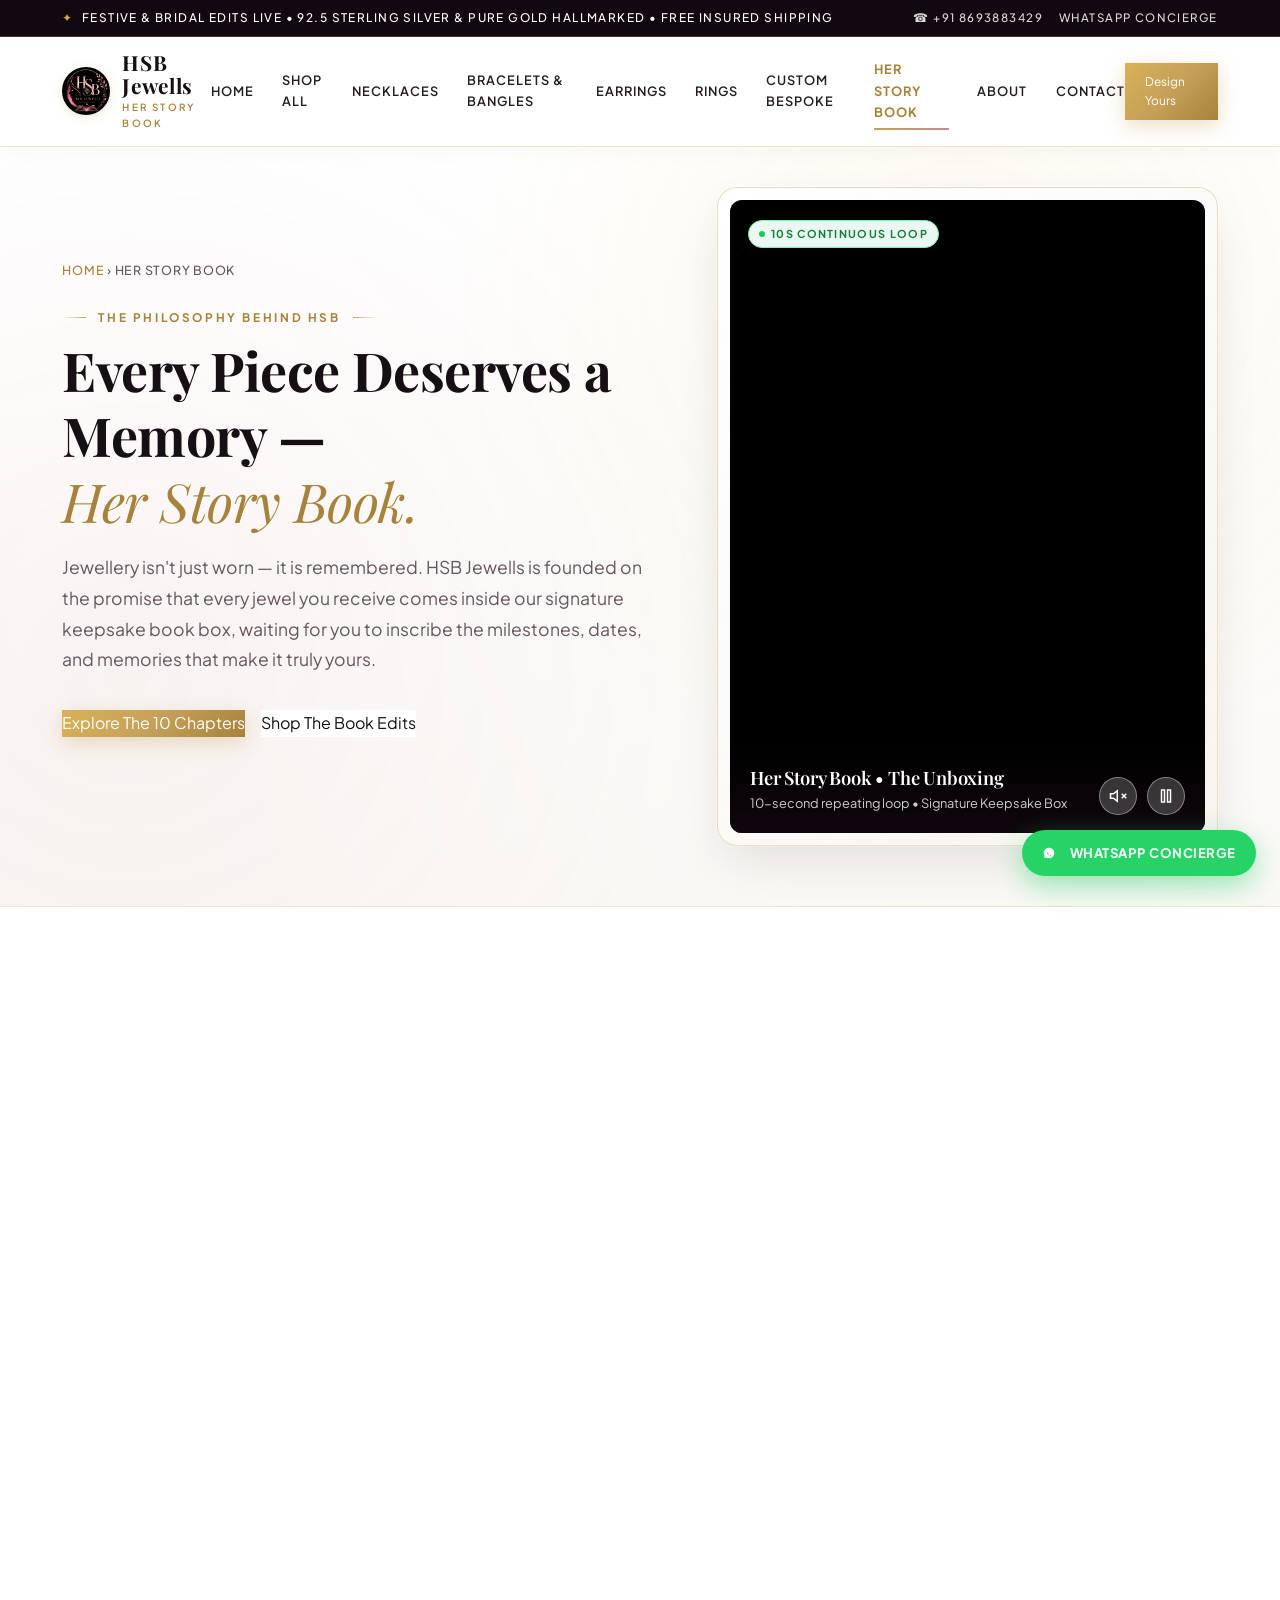
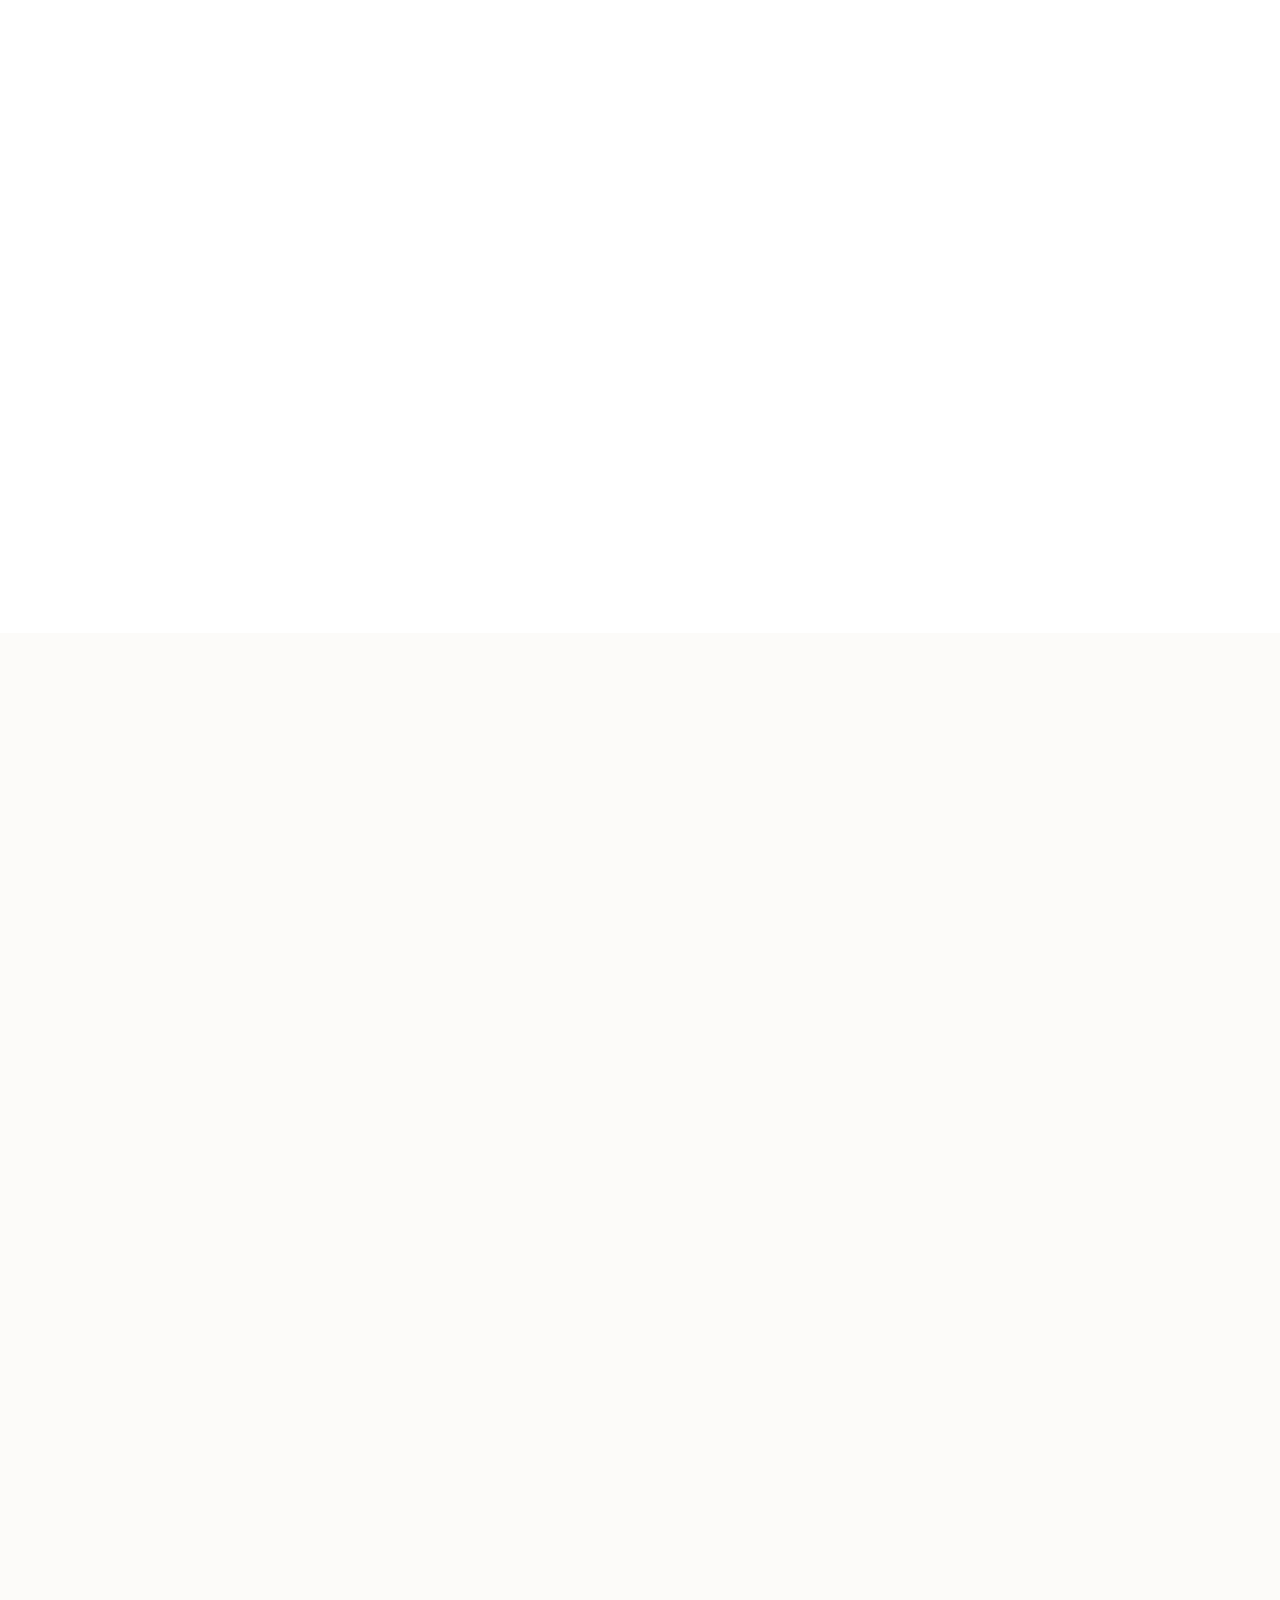
<file: her-story-book.html>
<!DOCTYPE html>
<html lang="en">
<head>
  <!-- Google tag (gtag.js) -->
  <script async src="https://www.googletagmanager.com/gtag/js?id=G-PJ1KTSX5X1"></script>
  <script>
    window.dataLayer = window.dataLayer || [];
    function gtag(){dataLayer.push(arguments);}
    gtag('js', new Date());

    gtag('config', 'G-PJ1KTSX5X1');
  </script>

  <meta charset="UTF-8">
  <meta name="viewport" content="width=device-width, initial-scale=1.0, maximum-scale=5.0, viewport-fit=cover">
  <meta http-equiv="X-Content-Type-Options" content="nosniff">
  <meta name="referrer" content="strict-origin-when-cross-origin">
  <title>Her Story Book | The Concept Behind HSB Jewells</title>
  <meta name="description" content="Her Story Book is HSB Jewells' soul — turning fine jewellery into living memory journals. Add photos and milestones to every piece you own.">
  <link rel="canonical" href="https://hsbjewells.in/her-story-book.html">
  <link rel="icon" type="image/png" href="assets/img/logo.webp">

  <meta property="og:type" content="website">
  <meta property="og:title" content="Her Story Book | The Concept Behind HSB Jewells">
  <meta property="og:description" content="Every piece deserves a memory. Discover the 10 chapters of Her Story Book.">
  <meta property="og:url" content="https://hsbjewells.in/her-story-book.html">
  <meta property="og:site_name" content="HSB Jewells">
  <meta name="twitter:card" content="summary_large_image">

  <link rel="preconnect" href="https://fonts.googleapis.com">
  <link rel="preconnect" href="https://fonts.gstatic.com" crossorigin>
  <link rel="preconnect" href="https://www.googletagmanager.com">
  <link rel="dns-prefetch" href="https://www.google-analytics.com">
  <link href="https://fonts.googleapis.com/css2?family=Playfair+Display:ital,wght@0,500;0,600;0,700;1,400;1,600&family=Plus+Jakarta+Sans:wght@300;400;500;600;700&display=swap" rel="stylesheet">
  <link rel="stylesheet" href="assets/css/style.css?v=3.4">
</head>
<body>
<a class="skip-link" href="#main">Skip to content</a>

<!-- Top Bar -->
<div class="top-bar">
  <div class="top-bar-inner">
    <div class="top-bar-message">
      <span class="sparkle">&#10022;</span>
      <span>Festive &amp; Bridal Edits Live &bull; 92.5 Sterling Silver &amp; Pure Gold Hallmarked &bull; Free Insured Shipping</span>
    </div>
    <div class="top-bar-contact">
      <a href="tel:+918693883429">&#9742; +91 8693883429</a>
      <a href="https://wa.me/918693883429" target="_blank" rel="noopener noreferrer">WhatsApp Concierge</a>
    </div>
  </div>
</div>

<!-- Header -->
<header class="site-header">
  <nav class="nav">
    <a href="index.html" class="brand">
      <img src="assets/img/logo.webp" alt="HSB Jewells logo" width="48" height="48">
      <div class="brand-text">
        <span class="brand-word">HSB Jewells</span>
        <span class="brand-sub">Her Story Book</span>
      </div>
    </a>
    <div class="nav-links" id="nav-links">
      <a href="index.html">Home</a>
      <a href="shop.html">Shop All</a>
      <a href="necklaces.html">Necklaces</a>
      <a href="bangles-bracelets.html">Bracelets &amp; Bangles</a>
      <a href="earrings.html">Earrings</a>
      <a href="rings.html">Rings</a>
      <a href="custom-jewellery.html">Custom Bespoke</a>
      <a href="her-story-book.html" class="active">Her Story Book</a>
      <a href="about.html">About</a>
      <a href="contact.html">Contact</a>
    </div>
    <div class="nav-cta">
      <a href="custom-jewellery.html" class="btn btn-gold btn-sm">Design Yours</a>
      <button class="nav-toggle" aria-label="Toggle menu" aria-expanded="false" aria-controls="nav-links">&#9776;</button>
    </div>
  </nav>
</header>

<main id="main">

<!-- Hero Section with 10s Looping Video -->
<section class="hero-aesthetic" style="padding: 40px 0 60px;">
  <div class="hero-aesthetic-inner">
    <div class="hero-text">
      <p class="breadcrumb"><a href="index.html">Home</a> &rsaquo; Her Story Book</p>
      <div class="eyebrow">The Philosophy Behind HSB</div>
      <h1>Every Piece Deserves a Memory &mdash;<br><em>Her Story Book.</em></h1>
      <p class="hero-lead">
        Jewellery isn't just worn &mdash; it is remembered. HSB Jewells is founded on the promise
        that every jewel you receive comes inside our signature keepsake book box, waiting for you to
        inscribe the milestones, dates, and memories that make it truly yours.
      </p>
      <div class="hero-ctas">
        <a href="#chapters" class="btn btn-gold">Explore The 10 Chapters</a>
        <a href="shop.html" class="btn btn-white">Shop The Book Edits</a>
      </div>
    </div>

    <!-- 10-Second Looping Video of Book-Box Unboxing -->
    <div class="hero-video-wrapper">
      <div class="hero-video-box">
        <div class="video-overlay-badge">
          <span class="badge badge-live">10s Continuous Loop</span>
        </div>
        <video autoplay loop muted playsinline preload="auto">
          <source src="assets/video/book-diamond-bracelet.mp4" type="video/mp4">
        </video>
        <div class="video-overlay-bottom">
          <div class="video-caption">
            <h3>Her Story Book &bull; The Unboxing</h3>
            <p>10-second repeating loop &bull; Signature Keepsake Box</p>
          </div>
          <div class="video-controls">
            <button class="video-btn video-sound-toggle" title="Toggle Sound">
              <svg width="18" height="18" viewBox="0 0 24 24" fill="none" stroke="currentColor" stroke-width="2"><path d="M11 5L6 9H2v6h4l5 4V5z"/><line x1="23" y1="9" x2="17" y2="15"/><line x1="17" y1="9" x2="23" y2="15"/></svg>
            </button>
            <button class="video-btn video-play-toggle" title="Play / Pause">
              <svg width="18" height="18" viewBox="0 0 24 24" fill="none" stroke="currentColor" stroke-width="2"><rect x="6" y="4" width="4" height="16"></rect><rect x="14" y="4" width="4" height="16"></rect></svg>
            </button>
          </div>
        </div>
      </div>
    </div>
  </div>
</section>

<!-- The Concept Explained -->
<section class="section bg-white">
  <div class="container grid grid-2" style="align-items:center; gap:50px;">
    <div>
      <p class="eyebrow">The Concept</p>
      <h2>A Journal for Your Jewels</h2>
      <p>Every piece you buy from HSB Jewells arrives inside a luxury velvet book-case. Inside, you receive a companion memory card &mdash; a personal registry of when you acquired it, the milestone it celebrated, who was there, and how you felt.</p>
      <p>Decades from now, that necklace or diamond bracelet won't just be metal and stone. It will be the chapter of your marriage, your daughter's graduation, your first solo triumph &mdash; written in diamonds.</p>
      <div style="margin-top:20px;">
        <a href="shop.html" class="btn btn-gold">Begin Your Collection</a>
      </div>
    </div>
    <div class="card" style="padding: 20px; border: 1.5px solid var(--line-gold); box-shadow: var(--shadow-lg);">
      <img src="assets/img/new/campaign-hsb-signature-grid.png" alt="Her Story Book Campaign" style="border-radius: var(--radius-sm); width: 100%;" loading="lazy" decoding="async">
    </div>
  </div>
</section>

<!-- Visual Gallery: Pieces of Her Story -->
<section class="section bg-pearl">
  <div class="container">
    <div class="section-head">
      <p class="eyebrow center">Living Memories</p>
      <h2>Moments Captured in Motion &amp; Metal</h2>
      <p>Fine jewellery worn by real women living their grandest chapters.</p>
    </div>

    <div class="grid grid-3">
      <div class="card" style="padding: 16px; border: 1.5px solid var(--line-gold); box-shadow: var(--shadow-md);">
        <img src="assets/img/new/kada-rosegold-pear-model.jpeg" alt="Rose Gold Pear Bypass Kada worn by Haute Model" style="width: 100%; border-radius: var(--radius-sm);" loading="lazy" decoding="async">
        <div style="padding: 14px 6px 4px;">
          <span class="product-tag">Chapter &bull; Confidence</span>
          <h4 style="font-family: var(--font-display); font-size: 1.1rem; margin: 4px 0 8px;">The Rose Gold Pear Bypass Kada</h4>
          <p style="font-size: 0.88rem; color: var(--slate); margin-bottom: 12px;">Twin pear diamonds meeting in a bypass arc, worn with bridal lace.</p>
          <a href="https://wa.me/918693883429?text=Hi%20HSB%20Jewells%2C%20I%20am%20in love%20with%20the%20Rose%20Gold%20Pear%20Bypass%20Kada%20in%20Her%20Story%20Book" target="_blank" rel="noopener noreferrer" class="btn btn-whatsapp btn-sm">&#9742; Inquire on WhatsApp</a>
        </div>
      </div>

      <div class="card" style="padding: 16px; border: 1.5px solid var(--line-gold); box-shadow: var(--shadow-md);">
        <img src="assets/img/new/earring-emerald-convertible-suite.jpeg" alt="Royal 7-in-1 Convertible Emerald & Diamond Suite" style="width: 100%; border-radius: var(--radius-sm);" loading="lazy" decoding="async">
        <div style="padding: 14px 6px 4px;">
          <span class="product-tag">Chapter &bull; Heritage</span>
          <h4 style="font-family: var(--font-display); font-size: 1.1rem; margin: 4px 0 8px;">The Royal 7-in-1 Convertible Suite</h4>
          <p style="font-size: 0.88rem; color: var(--slate); margin-bottom: 12px;">7 distinct heirloom configurations in natural emeralds and South Sea pearls.</p>
          <a href="https://wa.me/918693883429?text=Hi%20HSB%20Jewells%2C%20I%20want%20to%20know%20more%20about%20the%207-in-1%20Convertible%20Suite%20in%20Her%20Story%20Book" target="_blank" rel="noopener noreferrer" class="btn btn-whatsapp btn-sm">&#9742; Inquire on WhatsApp</a>
        </div>
      </div>

      <div class="card" style="padding: 16px; border: 1.5px solid var(--line-gold); box-shadow: var(--shadow-md);">
        <img src="assets/img/new/kada-ruby-marquise-pedestal.jpeg" alt="The Imperial Marquise Ruby Hinged Kada on Teak Pedestal" style="width: 100%; border-radius: var(--radius-sm);" loading="lazy" decoding="async">
        <div style="padding: 14px 6px 4px;">
          <span class="product-tag">Chapter &bull; Passion</span>
          <h4 style="font-family: var(--font-display); font-size: 1.1rem; margin: 4px 0 8px;">The Imperial Marquise Ruby Kada</h4>
          <p style="font-size: 0.88rem; color: var(--slate); margin-bottom: 12px;">Fiery pigeon-blood ruby center crowned with diamond plumage on teak pedestal.</p>
          <a href="https://wa.me/918693883429?text=Hi%20HSB%20Jewells%2C%20I%20want%20to%20inquire%20about%20the%20Imperial%20Ruby%20Kada%20in%20Her%20Story%20Book" target="_blank" rel="noopener noreferrer" class="btn btn-whatsapp btn-sm">&#9742; Inquire on WhatsApp</a>
        </div>
      </div>
    </div>
  </div>
</section>

<!-- The 10 Chapters of Her Story -->
<section class="section bg-cream" id="chapters">
  <div class="container">
    <div class="section-head">
      <p class="eyebrow center">The 10 Chapters</p>
      <h2>Which Chapter Are You Living?</h2>
      <p>Explore the 10 soul chapters that inspire every HSB Jewells collection.</p>
    </div>

    <div class="grid grid-3">
      <div class="card">
        <h3>1. Ishq &bull; Love</h3>
        <p>A love with no beginning to remember and no ending to imagine. Delicate kundan blooms and pavé hearts.</p>
      </div>
      <div class="card">
        <h3>2. Himmat &bull; Strength</h3>
        <p>She doesn't seek permission to shine; she knows she was born to. Bold architectural cuffs and split bands.</p>
      </div>
      <div class="card">
        <h3>3. Shukrana &bull; Gratitude</h3>
        <p>Worn not to impress the world, but to thank it. Warm gold hues and radiant floral medallions.</p>
      </div>
      <div class="card">
        <h3>4. Sukoon &bull; Peace</h3>
        <p>The quiet serenity after every storm. Polished white sterling silver and minimal solitaire bezels.</p>
      </div>
      <div class="card">
        <h3>5. Mukti &bull; Freedom</h3>
        <p>Bound to nothing, belonging only to herself. Feather wing silhouettes and fluid curves.</p>
      </div>
      <div class="card">
        <h3>6. Aarambh &bull; New Beginning</h3>
        <p>The sunrise over an unwritten morning. Rising halos and fresh gemstone droplets.</p>
      </div>
      <div class="card">
        <h3>7. Sapna &bull; Dreaming</h3>
        <p>Celestial stars and crescent moons that remind her that no dream is too vast.</p>
      </div>
      <div class="card">
        <h3>8. Junoon &bull; Ambition</h3>
        <p>Unapologetic fire and drive. Sharp geometric diamonds and striking collar chokers.</p>
      </div>
      <div class="card">
        <h3>9. Vishwas &bull; Confidence</h3>
        <p>Standing tall in her own skin. Radiant cut stones that command the room without words.</p>
      </div>
    </div>
  </div>
</section>

<!-- Call to Action -->
<section class="section bg-white">
  <div class="container">
    <div class="cta-band">
      <p class="eyebrow center" style="color:var(--gold-bright);">Start Writing</p>
      <h2>What's Your Next Chapter?</h2>
      <p>Choose the piece that belongs to this moment in your life.</p>
      <div class="hero-ctas">
        <a href="shop.html" class="btn btn-gold">Shop Collections</a>
        <a href="custom-jewellery.html" class="btn btn-ghost-white">Create Bespoke Piece</a>
      </div>
    </div>
  </div>
</section>

</main>

<!-- Floating WhatsApp -->
<a href="https://wa.me/918693883429" target="_blank" rel="noopener noreferrer" class="floating-whatsapp" aria-label="Chat on WhatsApp">
  <svg viewBox="0 0 24 24"><path d="M12.031 6.172c-3.181 0-5.767 2.586-5.768 5.766-.001 1.298.38 2.27 1.019 3.287l-.582 2.128 2.182-.573c.978.58 1.911.928 3.145.929 3.178 0 5.767-2.587 5.768-5.766.001-3.187-2.575-5.77-5.764-5.771zm3.392 8.244c-.144.405-.837.774-1.17.824-.312.045-.634.074-1.802-.411-.944-.393-1.637-1.177-2.091-1.785-.453-.608-.453-1.071-.453-1.071 0-.312.164-.525.27-.638.106-.112.233-.141.312-.141.079 0 .157.002.226.005.074.003.172-.028.267.202.102.247.348.847.378.91.03.063.05.137.009.219-.041.082-.061.134-.122.205-.061.072-.128.161-.183.216-.061.061-.125.127-.054.249.071.122.316.522.679.845.467.416.861.545.983.606.122.061.194.053.266-.03.072-.083.308-.358.39-.481.082-.123.164-.103.275-.062.111.041.706.333.827.394.122.061.203.092.233.143.03.051.03.298-.114.703z"/></svg>
  <span>WhatsApp Concierge</span>
</a>

<!-- Site Footer -->
<footer class="site-footer">
  <div class="container">
    <div class="footer-grid">
      <div class="footer-brand">
        <a href="index.html" class="brand" style="margin-bottom:16px;">
          <img src="assets/img/logo.webp" alt="HSB Jewells Crest" width="46" height="46">
          <div class="brand-text">
            <span class="brand-word" style="color:#FFFFFF;">HSB Jewells</span>
            <span class="brand-sub" style="color:var(--gold-light);">Her Story Book</span>
          </div>
        </a>
        <p>Not just jewellery &mdash; the weight of your presence. Fine 92.5 Sterling Silver, 18k solid gold mesh, and bespoke heirloom creations.</p>
        <div class="social-row">
          <a href="https://instagram.com/hsbjewells" target="_blank" rel="noopener noreferrer" aria-label="Instagram">IG</a>
          <a href="https://facebook.com/hsbjewells" target="_blank" rel="noopener noreferrer" aria-label="Facebook">FB</a>
          <a href="https://wa.me/918693883429" target="_blank" rel="noopener noreferrer" aria-label="WhatsApp">WA</a>
        </div>
      </div>
      <div>
        <h4>Shop Chapters</h4>
        <a href="necklaces.html">Necklaces &amp; Chokers</a>
        <a href="bangles-bracelets.html">Bracelets &amp; Silk Cords</a>
        <a href="earrings.html">Earrings &amp; Drops</a>
        <a href="rings.html">Rings &amp; Bands</a>
        <a href="anklets.html">Anklets</a>
        <a href="maang-tikka.html">Maang Tikka &amp; Crown</a>
      </div>
      <div>
        <h4>Explore Atelier</h4>
        <a href="custom-jewellery.html">Custom Bespoke Design</a>
        <a href="her-story-book.html">Her Story Book Journal</a>
        <a href="about.html">Our Atelier Heritage</a>
        <a href="contact.html">Contact Us</a>
      </div>
      <div>
        <h4>Reach Atelier</h4>
        <a href="tel:+918693883429">&#9742; +91 8693883429</a>
        <a href="mailto:hsbjewells@gmail.com">&#9993; hsbjewells@gmail.com</a>
        <a href="#">Ahmedabad, Gujarat &bull; Mumbai, Maharashtra</a>
      </div>
    </div>
    <div class="footer-bottom">
      <span>&copy; 2026 HSB Jewells. All rights reserved. Handcrafted in India.</span>
      <span>Authentic 92.5 Sterling Silver &bull; 18k Gold Hallmarked</span>
    </div>
  </div>
</footer>

<script src="assets/js/main.js?v=3.4"></script>
</body>
</html>
</file>
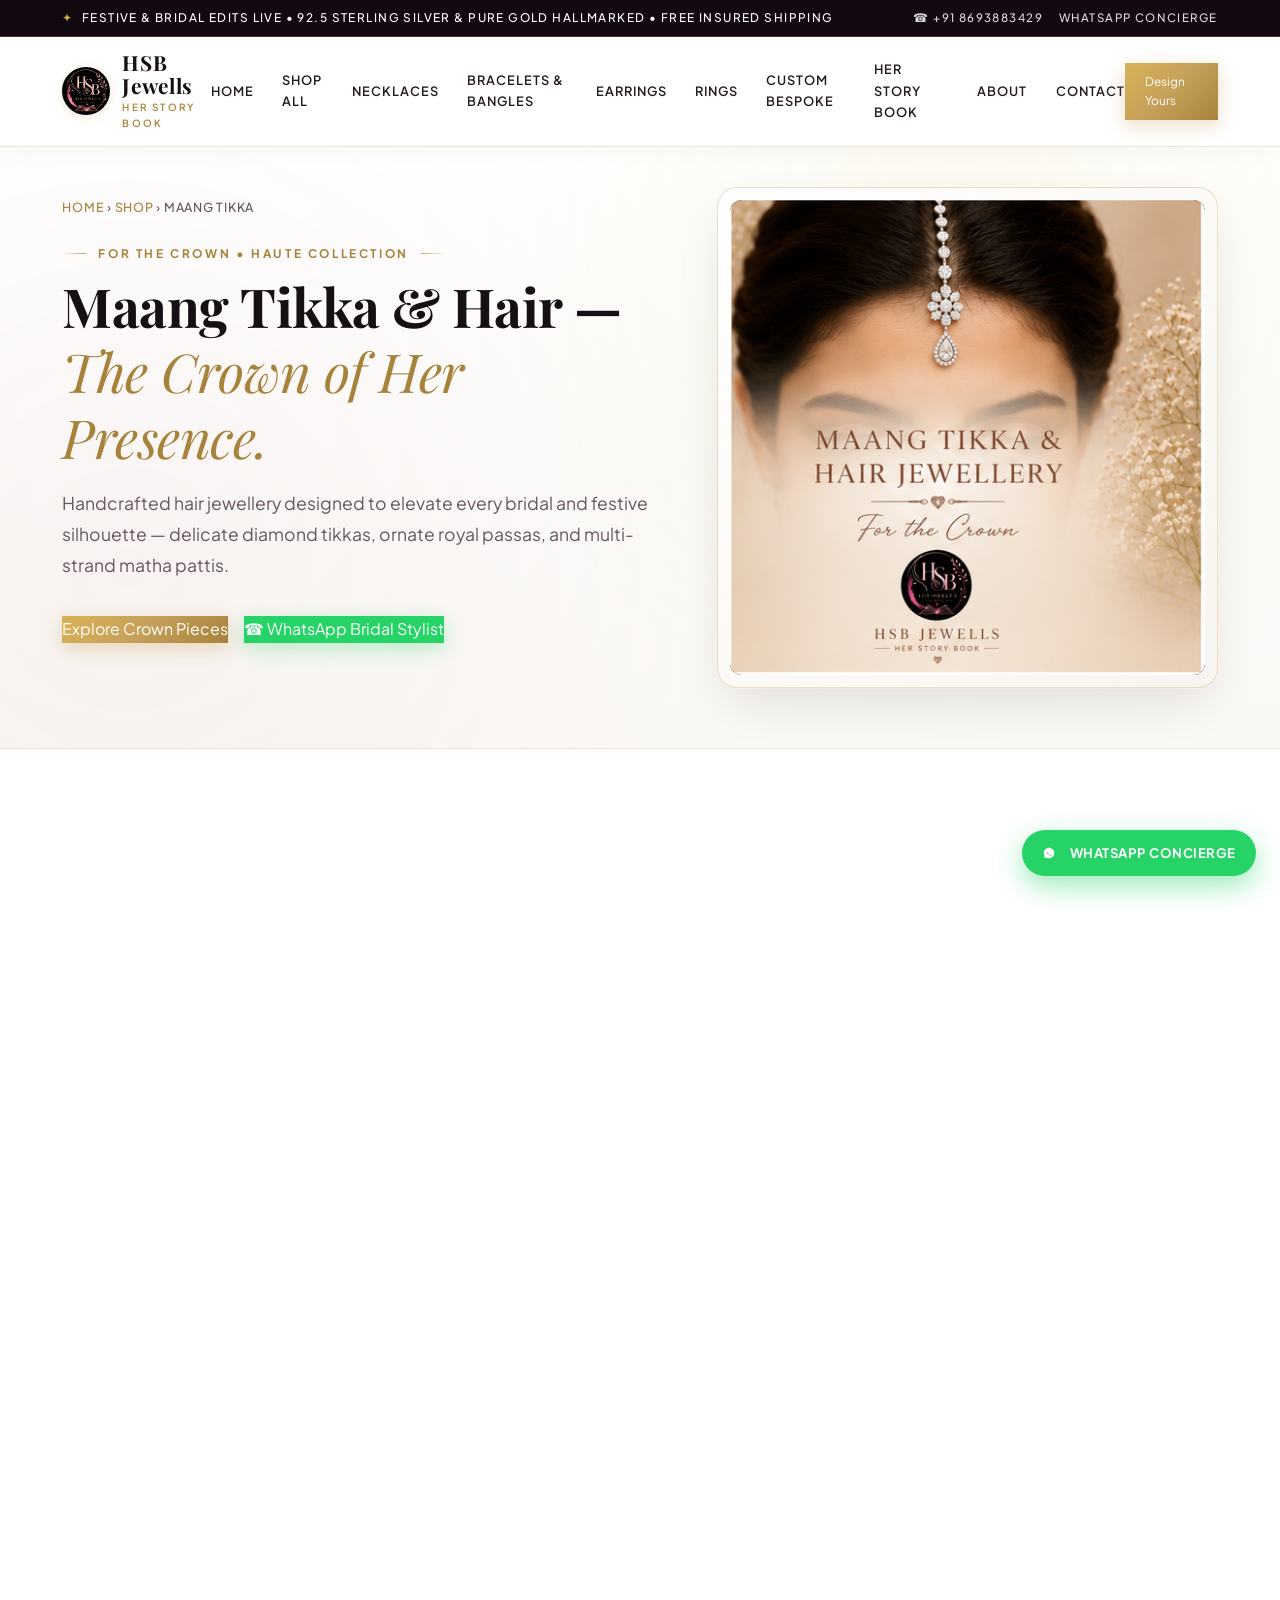
<file: maang-tikka.html>
<!DOCTYPE html>
<html lang="en">
<head>
  <!-- Google tag (gtag.js) -->
  <script async src="https://www.googletagmanager.com/gtag/js?id=G-PJ1KTSX5X1"></script>
  <script>
    window.dataLayer = window.dataLayer || [];
    function gtag(){dataLayer.push(arguments);}
    gtag('js', new Date());

    gtag('config', 'G-PJ1KTSX5X1');
  </script>

  <meta charset="UTF-8">
  <meta name="viewport" content="width=device-width, initial-scale=1.0, maximum-scale=5.0, viewport-fit=cover">
  <meta http-equiv="X-Content-Type-Options" content="nosniff">
  <meta name="referrer" content="strict-origin-when-cross-origin">
  <title>Maang Tikka &amp; Hair Jewellery | HSB Jewells &mdash; Her Story Book</title>
  <meta name="description" content="Shop royal maang tikkas, passas, and matha pattis at HSB Jewells. Certified 92.5 Sterling Silver, kundan, and fine bridal jewellery.">
  <link rel="canonical" href="https://hsbjewells.in/maang-tikka.html">
  <link rel="icon" type="image/png" href="assets/img/logo.webp">

  <meta property="og:type" content="website">
  <meta property="og:title" content="Maang Tikka &amp; Hair Jewellery | HSB Jewells">
  <meta property="og:description" content="Royal maang tikkas, passas, and hair jewellery for the crown.">
  <meta property="og:url" content="https://hsbjewells.in/maang-tikka.html">
  <meta property="og:site_name" content="HSB Jewells">
  <meta name="twitter:card" content="summary_large_image">

  <link rel="preconnect" href="https://fonts.googleapis.com">
  <link rel="preconnect" href="https://fonts.gstatic.com" crossorigin>
  <link rel="preconnect" href="https://www.googletagmanager.com">
  <link rel="dns-prefetch" href="https://www.google-analytics.com">
  <link href="https://fonts.googleapis.com/css2?family=Playfair+Display:ital,wght@0,500;0,600;0,700;1,400;1,600&family=Plus+Jakarta+Sans:wght@300;400;500;600;700&display=swap" rel="stylesheet">
  <link rel="stylesheet" href="assets/css/style.css?v=3.4">
</head>
<body>
<a class="skip-link" href="#main">Skip to content</a>

<!-- Top Bar -->
<div class="top-bar">
  <div class="top-bar-inner">
    <div class="top-bar-message">
      <span class="sparkle">&#10022;</span>
      <span>Festive &amp; Bridal Edits Live &bull; 92.5 Sterling Silver &amp; Pure Gold Hallmarked &bull; Free Insured Shipping</span>
    </div>
    <div class="top-bar-contact">
      <a href="tel:+918693883429">&#9742; +91 8693883429</a>
      <a href="https://wa.me/918693883429" target="_blank" rel="noopener noreferrer">WhatsApp Concierge</a>
    </div>
  </div>
</div>

<!-- Header -->
<header class="site-header">
  <nav class="nav">
    <a href="index.html" class="brand">
      <img src="assets/img/logo.webp" alt="HSB Jewells logo" width="48" height="48">
      <div class="brand-text">
        <span class="brand-word">HSB Jewells</span>
        <span class="brand-sub">Her Story Book</span>
      </div>
    </a>
    <div class="nav-links" id="nav-links">
      <a href="index.html">Home</a>
      <a href="shop.html">Shop All</a>
      <a href="necklaces.html">Necklaces</a>
      <a href="bangles-bracelets.html">Bracelets &amp; Bangles</a>
      <a href="earrings.html">Earrings</a>
      <a href="rings.html">Rings</a>
      <a href="custom-jewellery.html">Custom Bespoke</a>
      <a href="her-story-book.html">Her Story Book</a>
      <a href="about.html">About</a>
      <a href="contact.html">Contact</a>
    </div>
    <div class="nav-cta">
      <a href="custom-jewellery.html" class="btn btn-gold btn-sm">Design Yours</a>
      <button class="nav-toggle" aria-label="Toggle menu" aria-expanded="false" aria-controls="nav-links">&#9776;</button>
    </div>
  </nav>
</header>

<main id="main">

<!-- Hero Section -->
<section class="hero-aesthetic" style="padding: 40px 0 60px;">
  <div class="hero-aesthetic-inner">
    <div class="hero-text">
      <p class="breadcrumb"><a href="index.html">Home</a> &rsaquo; <a href="shop.html">Shop</a> &rsaquo; Maang Tikka</p>
      <div class="eyebrow">For the Crown &bull; Haute Collection</div>
      <h1>Maang Tikka &amp; Hair &mdash;<br><em>The Crown of Her Presence.</em></h1>
      <p class="hero-lead">
        Handcrafted hair jewellery designed to elevate every bridal and festive silhouette &mdash;
        delicate diamond tikkas, ornate royal passas, and multi-strand matha pattis.
      </p>
      <div class="hero-ctas">
        <a href="#hair-grid" class="btn btn-gold">Explore Crown Pieces</a>
        <a href="https://wa.me/918693883429?text=Hi%20HSB%20Jewells%2C%20I%20am%20looking%20for%20bridal%20hair%20jewellery" target="_blank" rel="noopener noreferrer" class="btn btn-whatsapp">&#9742; WhatsApp Bridal Stylist</a>
      </div>
    </div>

    <div class="hero-video-wrapper">
      <div class="hero-video-box" style="aspect-ratio: 1/1;">
        <img src="assets/img/new/cat-maang-tikka-luxury.png" alt="The Crown Petal Maang Tikka" style="width:100%; height:100%; object-fit:cover;" loading="lazy" decoding="async">
      </div>
    </div>
  </div>
</section>

<!-- Product Catalog Grid -->
<section class="section bg-white" id="hair-grid">
  <div class="container">
    <div class="section-head">
      <p class="eyebrow center">Haute Atelier Releases</p>
      <h2>The Crown Collection</h2>
      <p>Precision set stones, delicate hair clasps, and royal motifs that crown her every celebration.</p>
    </div>

    <div class="grid grid-4">

      <!-- Item 1: Crown Petal Tikka -->
      <div class="product-card" data-title="The Crown Petal Maang Tikka" data-tag="Maang Tikka &bull; Hair" data-desc="Floral diamond rosette resting on the forehead with suspended pear solitaire and diamond hairline chain." data-price="Price on Request" data-img="assets/img/new/cat-maang-tikka-luxury.png" data-specs="Floral Diamond Cluster, Solitaire Teardrop, 92.5 Silver / 18k Gold">
        <div class="product-photo">
          <div class="product-badge-group">
            <span class="badge badge-gold">Bridal Haute</span>
            <span class="badge badge-white">Crown</span>
          </div>
          <img src="assets/img/new/cat-maang-tikka-luxury.png" alt="The Crown Petal Maang Tikka" loading="lazy" decoding="async">
        </div>
        <div class="product-body">
          <span class="product-tag">Maang Tikka &bull; Hair</span>
          <h3>The Crown Petal Tikka</h3>
          <p>Regal floral diamond crest for the forehead that captures every gaze at celebrations.</p>
          <div class="product-specs">
            <span class="spec-pill">Floral Rosette</span>
            <span class="spec-pill">Solitaire Tear</span>
            <span class="spec-pill">Bridal Classic</span>
          </div>
          <div class="product-footer">
            <div class="product-price">Price on Request</div>
            <button class="btn btn-gold btn-sm btn-quick-view">Quick View</button>
          </div>
        </div>
      </div>

      <!-- Item 2: Ishq Tikka -->
      <div class="product-card" data-title="Ishq Tikka" data-tag="Hair &bull; Love" data-desc="Worn at the crown of the forehead, framing the face with devotion and royal kundan grace." data-price="Price on Request" data-img="assets/img/hair/love.webp" data-specs="Kundan Work, Natural Pearl Droplets, Gold Finish">
        <div class="product-photo">
          <img src="assets/img/hair/love.webp" alt="Ishq Tikka" loading="lazy" decoding="async">
        </div>
        <div class="product-body">
          <span class="product-tag">Hair &bull; Love</span>
          <h3>Ishq Tikka</h3>
          <p>Worn at the crown of the forehead, framing the face with devotion and royal kundan grace.</p>
          <div class="product-specs">
            <span class="spec-pill">Love Chapter</span>
            <span class="spec-pill">Kundan &amp; Pearls</span>
          </div>
          <div class="product-footer">
            <div class="product-price">Price on Request</div>
            <button class="btn btn-gold btn-sm btn-quick-view">Quick View</button>
          </div>
        </div>
      </div>

      <!-- Item 3: Noor Passa -->
      <div class="product-card" data-title="Noor Passa" data-tag="Hair &bull; Royal" data-desc="Traditional side-swept passa layered with pearls and polki stones for imperial bridal grandeur." data-price="Price on Request" data-img="assets/img/hair/peace.webp" data-specs="Side Passa, Basra Pearl Strands, Antique Gold">
        <div class="product-photo">
          <img src="assets/img/hair/peace.webp" alt="Noor Passa" loading="lazy" decoding="async">
        </div>
        <div class="product-body">
          <span class="product-tag">Hair &bull; Royal</span>
          <h3>Noor Passa</h3>
          <p>Traditional side-swept passa layered with pearls and polki stones for imperial bridal grandeur.</p>
          <div class="product-specs">
            <span class="spec-pill">Side Passa</span>
            <span class="spec-pill">Basra Pearls</span>
          </div>
          <div class="product-footer">
            <div class="product-price">Price on Request</div>
            <button class="btn btn-gold btn-sm btn-quick-view">Quick View</button>
          </div>
        </div>
      </div>

      <!-- Item 4: Astitva Matha Patti -->
      <div class="product-card" data-title="Astitva Matha Patti" data-tag="Hair &bull; Strength" data-desc="Dual hairline chains with centered pendant framing the face with unwavering majesty." data-price="Price on Request" data-img="assets/img/hair/strength.webp" data-specs="Dual Chains, Center Tikka, Rose Gold Finish">
        <div class="product-photo">
          <img src="assets/img/hair/strength.webp" alt="Astitva Matha Patti" loading="lazy" decoding="async">
        </div>
        <div class="product-body">
          <span class="product-tag">Hair &bull; Strength</span>
          <h3>Astitva Matha Patti</h3>
          <p>Dual hairline chains with centered pendant framing the face with unwavering majesty.</p>
          <div class="product-specs">
            <span class="spec-pill">Strength Chapter</span>
            <span class="spec-pill">Matha Patti</span>
          </div>
          <div class="product-footer">
            <div class="product-price">Price on Request</div>
            <button class="btn btn-gold btn-sm btn-quick-view">Quick View</button>
          </div>
        </div>
      </div>

    </div>
  </div>
</section>

<!-- Custom Bespoke Callout -->
<section class="section bg-cream">
  <div class="container">
    <div class="cta-band">
      <p class="eyebrow center" style="color:var(--gold-bright);">Custom Atelier</p>
      <h2>Bespoke Bridal Hair Sets</h2>
      <p>Custom match your maang tikka, passa, and matha patti to your bridal lehenga and necklace suite.</p>
      <div class="hero-ctas">
        <a href="custom-jewellery.html" class="btn btn-gold">Design Custom Hair Piece</a>
        <a href="https://wa.me/918693883429?text=Hi%20HSB%20Jewells%2C%20I%20am%20looking%20for%20custom%20bridal%20hair%20pieces" target="_blank" rel="noopener noreferrer" class="btn btn-whatsapp">&#9742; WhatsApp Stylist</a>
      </div>
    </div>
  </div>
</section>

</main>

<!-- Quick View Modal -->
<div class="modal-backdrop" id="quickViewModal" role="dialog" aria-modal="true" aria-labelledby="modalTitle">
  <div class="modal-content">
    <button class="modal-close" id="modalClose" aria-label="Close modal">&times;</button>
    <div class="modal-media" id="modalMedia"></div>
    <div style="display:flex; flex-direction:column; justify-content:space-between;">
      <div>
        <span class="product-tag" id="modalTag">Fine Jewellery</span>
        <h3 id="modalTitle" style="font-size:1.6rem; margin-bottom:8px;">Jewellery Name</h3>
        <p id="modalDesc" style="color:var(--slate); font-size:0.95rem; line-height:1.6; margin-bottom:18px;">Product description.</p>
        <div id="modalSpecs" style="display:flex; flex-wrap:wrap; gap:8px; margin-bottom:20px;"></div>
      </div>
      <div>
        <div style="margin-bottom:16px;">
          <span style="font-size:0.75rem; text-transform:uppercase; letter-spacing:0.1em; color:var(--slate); display:block;">Pricing &amp; Availability</span>
          <div id="modalPrice" style="font-family:var(--font-display); font-size:1.4rem; color:var(--ink); font-weight:700;">Price on Request</div>
        </div>
        <div style="display:flex; gap:12px; flex-wrap:wrap;">
          <a href="#" id="modalWaLink" target="_blank" rel="noopener noreferrer" class="btn btn-whatsapp" style="flex-grow:1;">&#9742; Order on WhatsApp</a>
          <a href="custom-jewellery.html" class="btn btn-gold">Customize</a>
        </div>
      </div>
    </div>
  </div>
</div>

<!-- Floating WhatsApp -->
<a href="https://wa.me/918693883429" target="_blank" rel="noopener noreferrer" class="floating-whatsapp" aria-label="Chat on WhatsApp">
  <svg viewBox="0 0 24 24"><path d="M12.031 6.172c-3.181 0-5.767 2.586-5.768 5.766-.001 1.298.38 2.27 1.019 3.287l-.582 2.128 2.182-.573c.978.58 1.911.928 3.145.929 3.178 0 5.767-2.587 5.768-5.766.001-3.187-2.575-5.77-5.764-5.771zm3.392 8.244c-.144.405-.837.774-1.17.824-.312.045-.634.074-1.802-.411-.944-.393-1.637-1.177-2.091-1.785-.453-.608-.453-1.071-.453-1.071 0-.312.164-.525.27-.638.106-.112.233-.141.312-.141.079 0 .157.002.226.005.074.003.172-.028.267.202.102.247.348.847.378.91.03.063.05.137.009.219-.041.082-.061.134-.122.205-.061.072-.128.161-.183.216-.061.061-.125.127-.054.249.071.122.316.522.679.845.467.416.861.545.983.606.122.061.194.053.266-.03.072-.083.308-.358.39-.481.082-.123.164-.103.275-.062.111.041.706.333.827.394.122.061.203.092.233.143.03.051.03.298-.114.703z"/></svg>
  <span>WhatsApp Concierge</span>
</a>

<!-- Site Footer -->
<footer class="site-footer">
  <div class="container">
    <div class="footer-grid">
      <div class="footer-brand">
        <a href="index.html" class="brand" style="margin-bottom:16px;">
          <img src="assets/img/logo.webp" alt="HSB Jewells Crest" width="46" height="46">
          <div class="brand-text">
            <span class="brand-word" style="color:#FFFFFF;">HSB Jewells</span>
            <span class="brand-sub" style="color:var(--gold-light);">Her Story Book</span>
          </div>
        </a>
        <p>Not just jewellery &mdash; the weight of your presence. Fine 92.5 Sterling Silver, 18k solid gold mesh, and bespoke heirloom creations.</p>
        <div class="social-row">
          <a href="https://instagram.com/hsbjewells" target="_blank" rel="noopener noreferrer" aria-label="Instagram">IG</a>
          <a href="https://facebook.com/hsbjewells" target="_blank" rel="noopener noreferrer" aria-label="Facebook">FB</a>
          <a href="https://wa.me/918693883429" target="_blank" rel="noopener noreferrer" aria-label="WhatsApp">WA</a>
        </div>
      </div>
      <div>
        <h4>Shop Chapters</h4>
        <a href="necklaces.html">Necklaces &amp; Chokers</a>
        <a href="bangles-bracelets.html">Bracelets &amp; Silk Cords</a>
        <a href="earrings.html">Earrings &amp; Drops</a>
        <a href="rings.html">Rings &amp; Bands</a>
        <a href="anklets.html">Anklets</a>
        <a href="maang-tikka.html">Maang Tikka &amp; Crown</a>
      </div>
      <div>
        <h4>Explore Atelier</h4>
        <a href="custom-jewellery.html">Custom Bespoke Design</a>
        <a href="her-story-book.html">Her Story Book Journal</a>
        <a href="about.html">Our Atelier Heritage</a>
        <a href="contact.html">Contact Us</a>
      </div>
      <div>
        <h4>Reach Atelier</h4>
        <a href="tel:+918693883429">&#9742; +91 8693883429</a>
        <a href="mailto:hsbjewells@gmail.com">&#9993; hsbjewells@gmail.com</a>
        <a href="#">Ahmedabad, Gujarat &bull; Mumbai, Maharashtra</a>
      </div>
    </div>
    <div class="footer-bottom">
      <span>&copy; 2026 HSB Jewells. All rights reserved. Handcrafted in India.</span>
      <span>Authentic 92.5 Sterling Silver &bull; 18k Gold Hallmarked</span>
    </div>
  </div>
</footer>

<script src="assets/js/main.js?v=3.4"></script>
</body>
</html>
</file>
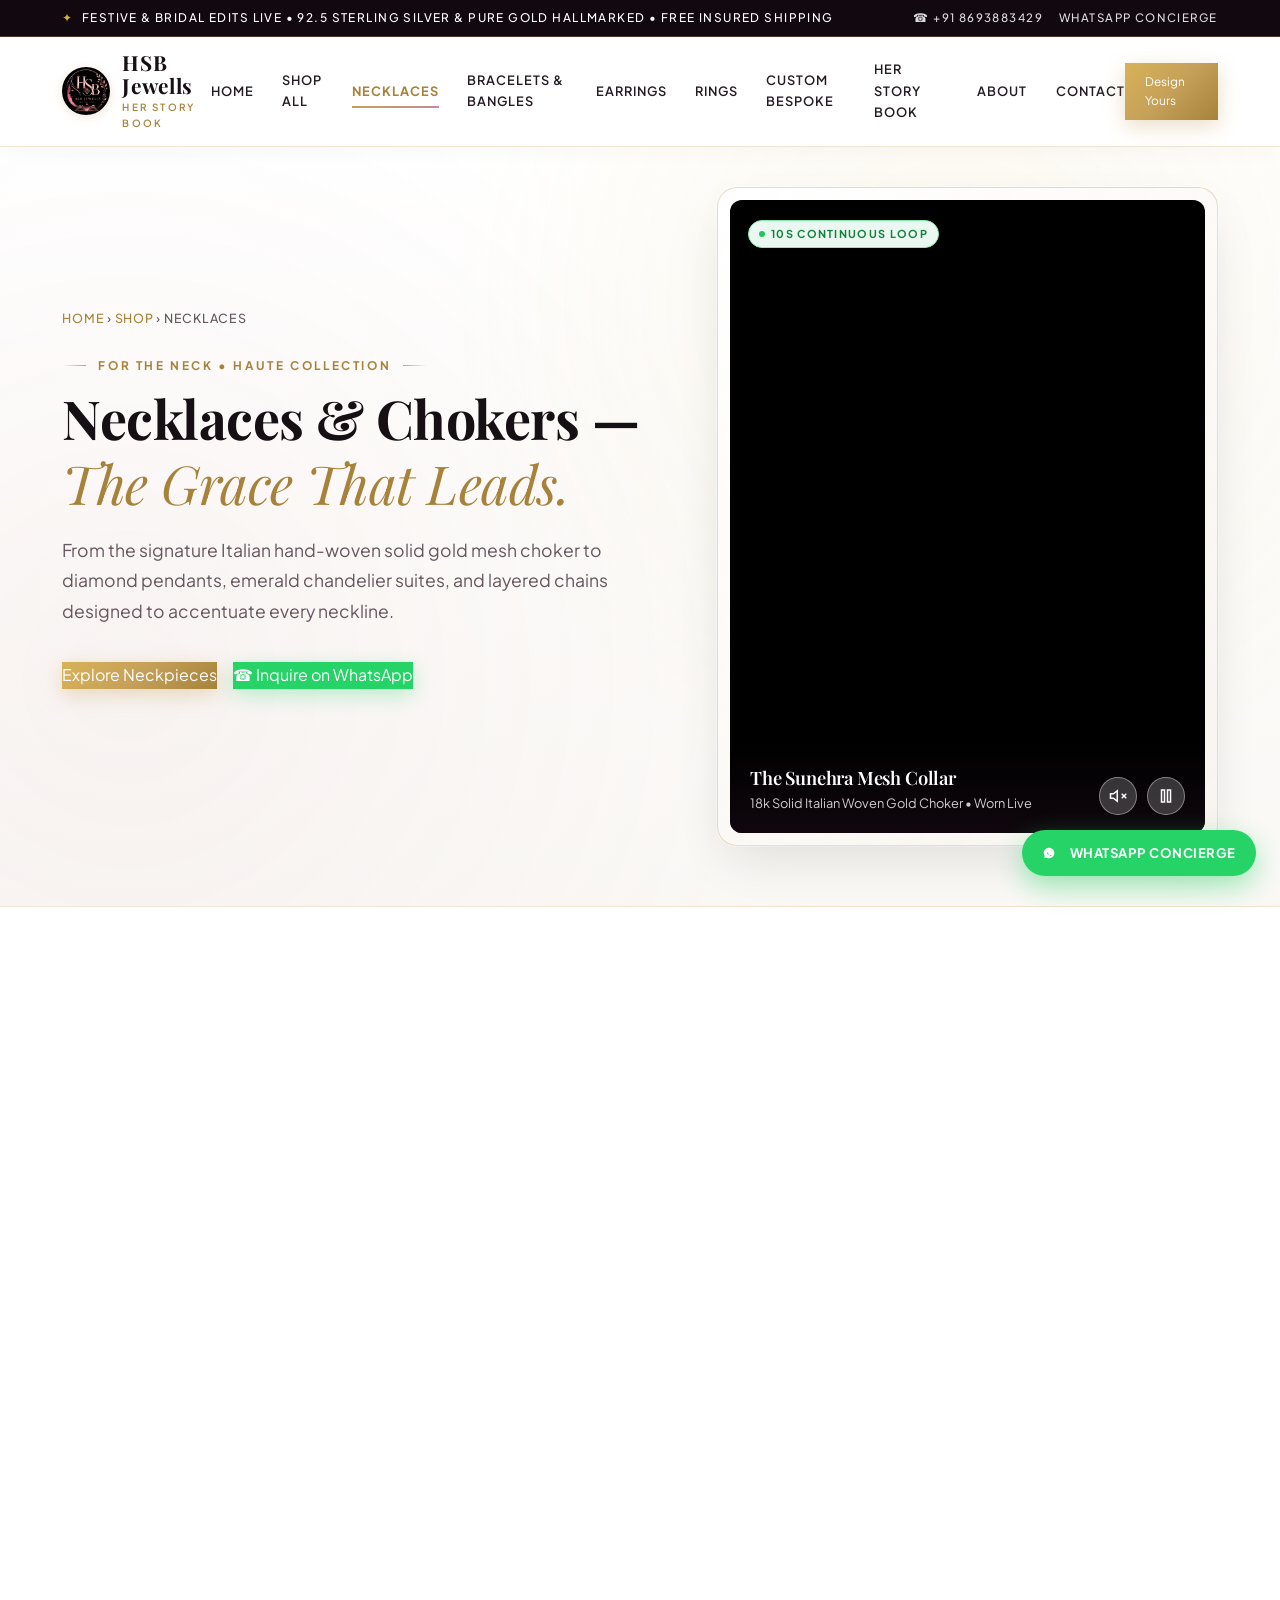
<file: necklaces.html>
<!DOCTYPE html>
<html lang="en">
<head>
  <!-- Google tag (gtag.js) -->
  <script async src="https://www.googletagmanager.com/gtag/js?id=G-PJ1KTSX5X1"></script>
  <script>
    window.dataLayer = window.dataLayer || [];
    function gtag(){dataLayer.push(arguments);}
    gtag('js', new Date());

    gtag('config', 'G-PJ1KTSX5X1');
  </script>

  <meta charset="UTF-8">
  <meta name="viewport" content="width=device-width, initial-scale=1.0, maximum-scale=5.0, viewport-fit=cover">
  <meta http-equiv="X-Content-Type-Options" content="nosniff">
  <meta name="referrer" content="strict-origin-when-cross-origin">
  <title>Necklaces &amp; Chokers | HSB Jewells &mdash; Her Story Book</title>
  <meta name="description" content="Shop Italian woven gold chokers, certified 92.5 sterling silver necklaces, diamond pendants, and bespoke suites at HSB Jewells.">
  <link rel="canonical" href="https://hsbjewells.in/necklaces.html">
  <link rel="icon" type="image/png" href="assets/img/logo.webp">

  <meta property="og:type" content="website">
  <meta property="og:title" content="Necklaces &amp; Chokers | HSB Jewells">
  <meta property="og:description" content="Statement chokers, delicate diamond chains, and handcrafted bridal suites.">
  <meta property="og:url" content="https://hsbjewells.in/necklaces.html">
  <meta property="og:site_name" content="HSB Jewells">
  <meta name="twitter:card" content="summary_large_image">

  <link rel="preconnect" href="https://fonts.googleapis.com">
  <link rel="preconnect" href="https://fonts.gstatic.com" crossorigin>
  <link rel="preconnect" href="https://www.googletagmanager.com">
  <link rel="dns-prefetch" href="https://www.google-analytics.com">
  <link href="https://fonts.googleapis.com/css2?family=Playfair+Display:ital,wght@0,500;0,600;0,700;1,400;1,600&family=Plus+Jakarta+Sans:wght@300;400;500;600;700&display=swap" rel="stylesheet">
  <link rel="stylesheet" href="assets/css/style.css?v=3.4">
</head>
<body>
<a class="skip-link" href="#main">Skip to content</a>

<!-- Top Bar -->
<div class="top-bar">
  <div class="top-bar-inner">
    <div class="top-bar-message">
      <span class="sparkle">&#10022;</span>
      <span>Festive &amp; Bridal Edits Live &bull; 92.5 Sterling Silver &amp; Pure Gold Hallmarked &bull; Free Insured Shipping</span>
    </div>
    <div class="top-bar-contact">
      <a href="tel:+918693883429">&#9742; +91 8693883429</a>
      <a href="https://wa.me/918693883429" target="_blank" rel="noopener noreferrer">WhatsApp Concierge</a>
    </div>
  </div>
</div>

<!-- Header -->
<header class="site-header">
  <nav class="nav">
    <a href="index.html" class="brand">
      <img src="assets/img/logo.webp" alt="HSB Jewells logo" width="48" height="48">
      <div class="brand-text">
        <span class="brand-word">HSB Jewells</span>
        <span class="brand-sub">Her Story Book</span>
      </div>
    </a>
    <div class="nav-links" id="nav-links">
      <a href="index.html">Home</a>
      <a href="shop.html">Shop All</a>
      <a href="necklaces.html" class="active">Necklaces</a>
      <a href="bangles-bracelets.html">Bracelets &amp; Bangles</a>
      <a href="earrings.html">Earrings</a>
      <a href="rings.html">Rings</a>
      <a href="custom-jewellery.html">Custom Bespoke</a>
      <a href="her-story-book.html">Her Story Book</a>
      <a href="about.html">About</a>
      <a href="contact.html">Contact</a>
    </div>
    <div class="nav-cta">
      <a href="custom-jewellery.html" class="btn btn-gold btn-sm">Design Yours</a>
      <button class="nav-toggle" aria-label="Toggle menu" aria-expanded="false" aria-controls="nav-links">&#9776;</button>
    </div>
  </nav>
</header>

<main id="main">

<!-- Hero Section with 10s Motion Feature -->
<section class="hero-aesthetic" style="padding: 40px 0 60px;">
  <div class="hero-aesthetic-inner">
    <div class="hero-text">
      <p class="breadcrumb"><a href="index.html">Home</a> &rsaquo; <a href="shop.html">Shop</a> &rsaquo; Necklaces</p>
      <div class="eyebrow">For the Neck &bull; Haute Collection</div>
      <h1>Necklaces &amp; Chokers &mdash;<br><em>The Grace That Leads.</em></h1>
      <p class="hero-lead">
        From the signature Italian hand-woven solid gold mesh choker to diamond pendants,
        emerald chandelier suites, and layered chains designed to accentuate every neckline.
      </p>
      <div class="hero-ctas">
        <a href="#necklace-grid" class="btn btn-gold">Explore Neckpieces</a>
        <a href="https://wa.me/918693883429?text=Hi%20HSB%20Jewells%2C%20I%20am%20interested%20in%20the%20Sunehra%20Mesh%20Choker" target="_blank" rel="noopener noreferrer" class="btn btn-whatsapp">&#9742; Inquire on WhatsApp</a>
      </div>
    </div>

    <!-- 10-Second Looping Video of Model Wearing Choker -->
    <div class="hero-video-wrapper">
      <div class="hero-video-box">
        <div class="video-overlay-badge">
          <span class="badge badge-live">10s Continuous Loop</span>
        </div>
        <video autoplay loop muted playsinline preload="auto">
          <source src="assets/video/hero-choker-model.mp4" type="video/mp4">
        </video>
        <div class="video-overlay-bottom">
          <div class="video-caption">
            <h3>The Sunehra Mesh Collar</h3>
            <p>18k Solid Italian Woven Gold Choker &bull; Worn Live</p>
          </div>
          <div class="video-controls">
            <button class="video-btn video-sound-toggle" title="Toggle Sound">
              <svg width="18" height="18" viewBox="0 0 24 24" fill="none" stroke="currentColor" stroke-width="2"><path d="M11 5L6 9H2v6h4l5 4V5z"/><line x1="23" y1="9" x2="17" y2="15"/><line x1="17" y1="9" x2="23" y2="15"/></svg>
            </button>
            <button class="video-btn video-play-toggle" title="Play / Pause">
              <svg width="18" height="18" viewBox="0 0 24 24" fill="none" stroke="currentColor" stroke-width="2"><rect x="6" y="4" width="4" height="16"></rect><rect x="14" y="4" width="4" height="16"></rect></svg>
            </button>
          </div>
        </div>
      </div>
    </div>
  </div>
</section>

<!-- Product Catalog Grid -->
<section class="section bg-white" id="necklace-grid">
  <div class="container">
    <div class="section-head">
      <p class="eyebrow center">Haute Atelier Releases</p>
      <h2>The Neckwear Collection</h2>
      <p>Masterfully crafted in certified 92.5 Sterling Silver, 18k solid gold mesh, and natural gemstones.</p>
    </div>

    <div class="grid grid-4">

      <!-- Item 1: Sunehra Mesh Collar -->
      <div class="product-card" data-title="The Sunehra Italian Mesh Collar" data-tag="Necklaces &bull; Chokers" data-desc="Intricately hand-woven solid mesh choker necklace in pure gold finish, designed to drape seamlessly over collarbones on a bed of white silk." data-price="Price on Request" data-img="assets/img/new/necklace-sunehra-mesh-choker.jpeg" data-specs="18k Solid Gold Finish, Italian Mesh Weave, Secure Barrel Clasp">
        <div class="product-photo">
          <div class="product-badge-group">
            <span class="badge badge-gold">New Masterpiece</span>
            <span class="badge badge-white">18k Gold Finish</span>
          </div>
          <span class="product-video-badge">&#9654; 10s Video</span>
          <img src="assets/img/new/necklace-sunehra-mesh-choker.jpeg" alt="The Sunehra Italian Mesh Collar" loading="lazy" decoding="async">
        </div>
        <div class="product-body">
          <span class="product-tag">Necklaces &bull; Chokers</span>
          <h3>The Sunehra Mesh Collar</h3>
          <p>Hand-woven Italian-style solid gold mesh collar on plush white velvet. Sits gracefully on the neckline.</p>
          <div class="product-specs">
            <span class="spec-pill">Italian Mesh</span>
            <span class="spec-pill">Solid Gold Hue</span>
            <span class="spec-pill">Hallmarked</span>
          </div>
          <div class="product-footer">
            <div class="product-price">
              Price on Request
              <small>Custom neck sizing</small>
            </div>
            <button class="btn btn-gold btn-sm btn-quick-view">Quick View</button>
          </div>
        </div>
      </div>

      <!-- Item 2: Emerald Chandelier Suite -->
      <div class="product-card" data-title="The Emerald Chandelier Suite" data-tag="Suites &bull; Silver" data-desc="Hand-textured sterling silver feather arcs blooming with natural Colombian green emerald cluster." data-price="Price on Request" data-img="assets/img/new/custom-emerald-silver-suite.jpeg" data-specs="92.5 Sterling Silver, Natural Emerald Cluster, Matching Earrings &amp; Pendant">
        <div class="product-photo">
          <div class="product-badge-group">
            <span class="badge badge-gold">Custom Suite</span>
            <span class="badge badge-white">Emerald</span>
          </div>
          <img src="assets/img/new/custom-emerald-silver-suite.jpeg" alt="The Emerald Chandelier Suite" loading="lazy" decoding="async">
        </div>
        <div class="product-body">
          <span class="product-tag">Suites &bull; Silver</span>
          <h3>The Emerald Chandelier Suite</h3>
          <p>Textured feather pendant and matching earrings boasting natural vivid green emerald clusters.</p>
          <div class="product-specs">
            <span class="spec-pill">Pendant + Drops</span>
            <span class="spec-pill">Natural Emerald</span>
            <span class="spec-pill">Silver Artistry</span>
          </div>
          <div class="product-footer">
            <div class="product-price">Price on Request</div>
            <button class="btn btn-gold btn-sm btn-quick-view">Quick View</button>
          </div>
        </div>
      </div>

      <!-- Item 3: Baguette Ruby Sunburst Suite -->
      <div class="product-card" data-title="Baguette Ruby Sunburst Suite" data-tag="Suites &bull; Royal" data-desc="Pigeon-blood oval rubies centered within radiant diamond baguette sunburst frames, handcrafted with French clips." data-price="Price on Request" data-img="assets/img/new/custom-ruby-baguette-suite.jpeg" data-specs="Pigeon Blood Ruby, Baguette Diamond Sunburst, 18k White Gold / 92.5">
        <div class="product-photo">
          <div class="product-badge-group">
            <span class="badge badge-gold">Royal Suite</span>
            <span class="badge badge-white">Ruby</span>
          </div>
          <img src="assets/img/new/custom-ruby-baguette-suite.jpeg" alt="Baguette Ruby Sunburst Suite" loading="lazy" decoding="async">
        </div>
        <div class="product-body">
          <span class="product-tag">Suites &bull; Royal</span>
          <h3>Baguette Ruby Sunburst Suite</h3>
          <p>Luminous pigeon-blood ruby centers embraced by tapered baguette diamond starbursts.</p>
          <div class="product-specs">
            <span class="spec-pill">Pigeon-Blood Ruby</span>
            <span class="spec-pill">Baguette Sunburst</span>
            <span class="spec-pill">Haute Joaillerie</span>
          </div>
          <div class="product-footer">
            <div class="product-price">Price on Request</div>
            <button class="btn btn-gold btn-sm btn-quick-view">Quick View</button>
          </div>
        </div>
      </div>

      <!-- Item 4: Custom Heart Swirl Solitaire Set -->
      <div class="product-card" data-title="Heart Swirl Diamond Solitaire Suite" data-tag="Suites &bull; 92.5 Silver" data-desc="Curved modern asymmetric heart frames holding suspended solitaire diamonds, presented in crimson velvet." data-price="Price on Request" data-img="assets/img/new/custom-heart-swirl-set.jpeg" data-specs="92.5 Sterling Silver, Solitaire Diamonds, Matching Earrings &amp; Pendant">
        <div class="product-photo">
          <div class="product-badge-group">
            <span class="badge badge-silver">92.5 Silver</span>
            <span class="badge badge-gold">Custom Set</span>
          </div>
          <img src="assets/img/new/custom-heart-swirl-set.jpeg" alt="Heart Swirl Diamond Solitaire Suite" loading="lazy" decoding="async">
        </div>
        <div class="product-body">
          <span class="product-tag">Suites &bull; 92.5 Silver</span>
          <h3>Heart Swirl Solitaire Suite</h3>
          <p>Asymmetric fluid heart arcs holding brilliant-cut solitaires with matching stud drops.</p>
          <div class="product-specs">
            <span class="spec-pill">Heart Motif</span>
            <span class="spec-pill">Solitaire Set</span>
            <span class="spec-pill">92.5 Hallmark</span>
          </div>
          <div class="product-footer">
            <div class="product-price">Price on Request</div>
            <button class="btn btn-gold btn-sm btn-quick-view">Quick View</button>
          </div>
        </div>
      </div>

      <!-- Item 5: Ishq Haar -->
      <div class="product-card" data-title="Ishq Haar" data-tag="Necklaces &bull; Love" data-desc="A beautiful expression of love worn close to the heart, featuring kundan and pearl droplets." data-price="Price on Request" data-img="assets/img/necklace/love.webp" data-specs="Kundan Work, Natural Pearl Drops, Gold Finish">
        <div class="product-photo">
          <img src="assets/img/necklace/love.webp" alt="Ishq Haar" loading="lazy" decoding="async">
        </div>
        <div class="product-body">
          <span class="product-tag">Necklaces &bull; Love</span>
          <h3>Ishq Haar</h3>
          <p>A beautiful expression of love worn close to the heart, blending royal heritage with delicate charm.</p>
          <div class="product-specs">
            <span class="spec-pill">Love Chapter</span>
            <span class="spec-pill">Kundan Bloom</span>
          </div>
          <div class="product-footer">
            <div class="product-price">Price on Request</div>
            <button class="btn btn-gold btn-sm btn-quick-view">Quick View</button>
          </div>
        </div>
      </div>

      <!-- Item 6: Sovereign -->
      <div class="product-card" data-title="Sovereign Necklace" data-tag="Necklaces &bull; Strength" data-desc="She doesn't seek permission to shine; she knows she was born to. Multi-strand layered elegance." data-price="Price on Request" data-img="assets/img/necklace/strength.webp" data-specs="Multi-strand Chains, Diamond Halo Motif, Rose Gold Finish">
        <div class="product-photo">
          <img src="assets/img/necklace/strength.webp" alt="Sovereign Necklace" loading="lazy" decoding="async">
        </div>
        <div class="product-body">
          <span class="product-tag">Necklaces &bull; Strength</span>
          <h3>Sovereign</h3>
          <p>She doesn't seek permission to shine; she knows she was born to.</p>
          <div class="product-specs">
            <span class="spec-pill">Strength Chapter</span>
            <span class="spec-pill">Layered Chains</span>
          </div>
          <div class="product-footer">
            <div class="product-price">Price on Request</div>
            <button class="btn btn-gold btn-sm btn-quick-view">Quick View</button>
          </div>
        </div>
      </div>

      <!-- Item 7: Shukrana Haar -->
      <div class="product-card" data-title="Shukrana Haar" data-tag="Necklaces &bull; Gratitude" data-desc="A piece worn not to impress the world, but to thank it. Warm gold finish." data-price="Price on Request" data-img="assets/img/necklace/grat.webp" data-specs="Pure Gold Hue, Floral Medallion, Hallmarked">
        <div class="product-photo">
          <img src="assets/img/necklace/grat.webp" alt="Shukrana Haar" loading="lazy" decoding="async">
        </div>
        <div class="product-body">
          <span class="product-tag">Necklaces &bull; Gratitude</span>
          <h3>Shukrana Haar</h3>
          <p>A piece worn not to impress the world, but to thank it.</p>
          <div class="product-specs">
            <span class="spec-pill">Gratitude Chapter</span>
            <span class="spec-pill">Warm Gold</span>
          </div>
          <div class="product-footer">
            <div class="product-price">Price on Request</div>
            <button class="btn btn-gold btn-sm btn-quick-view">Quick View</button>
          </div>
        </div>
      </div>

      <!-- Item 8: Sukoon Haar -->
      <div class="product-card" data-title="Sukoon Haar" data-tag="Necklaces &bull; Peace" data-desc="The quiet after everything. Delicate links resting gently on the neckline." data-price="Price on Request" data-img="assets/img/necklace/peace.webp" data-specs="Polished White Gold, Solitaire Accent, Minimalist">
        <div class="product-photo">
          <img src="assets/img/necklace/peace.webp" alt="Sukoon Haar" loading="lazy" decoding="async">
        </div>
        <div class="product-body">
          <span class="product-tag">Necklaces &bull; Peace</span>
          <h3>Sukoon Haar</h3>
          <p>The quiet after everything. Delicate links that capture serene elegance.</p>
          <div class="product-specs">
            <span class="spec-pill">Peace Chapter</span>
            <span class="spec-pill">Serene Silver</span>
          </div>
          <div class="product-footer">
            <div class="product-price">Price on Request</div>
            <button class="btn btn-gold btn-sm btn-quick-view">Quick View</button>
          </div>
        </div>
      </div>

    </div>
  </div>
</section>

<!-- Custom Bespoke Callout -->
<section class="section bg-cream">
  <div class="container">
    <div class="cta-band">
      <p class="eyebrow center" style="color:var(--gold-bright);">Custom Atelier</p>
      <h2>Bespoke Necklaces &amp; Bridal Sets</h2>
      <p>Whether you desire a multi-layer bridal rani haar or a minimalist solitaire choker, share your reference with our master designers.</p>
      <div class="hero-ctas">
        <a href="custom-jewellery.html" class="btn btn-gold">Design Bespoke Necklace</a>
        <a href="https://wa.me/918693883429?text=Hi%20HSB%20Jewells%2C%20I%20want%20to%20discuss%20a%20custom%20necklace%20design" target="_blank" rel="noopener noreferrer" class="btn btn-whatsapp">&#9742; WhatsApp Stylist</a>
      </div>
    </div>
  </div>
</section>

</main>

<!-- Quick View Modal -->
<div class="modal-backdrop" id="quickViewModal" role="dialog" aria-modal="true" aria-labelledby="modalTitle">
  <div class="modal-content">
    <button class="modal-close" id="modalClose" aria-label="Close modal">&times;</button>
    <div class="modal-media" id="modalMedia"></div>
    <div style="display:flex; flex-direction:column; justify-content:space-between;">
      <div>
        <span class="product-tag" id="modalTag">Fine Jewellery</span>
        <h3 id="modalTitle" style="font-size:1.6rem; margin-bottom:8px;">Jewellery Name</h3>
        <p id="modalDesc" style="color:var(--slate); font-size:0.95rem; line-height:1.6; margin-bottom:18px;">Product description.</p>
        <div id="modalSpecs" style="display:flex; flex-wrap:wrap; gap:8px; margin-bottom:20px;"></div>
      </div>
      <div>
        <div style="margin-bottom:16px;">
          <span style="font-size:0.75rem; text-transform:uppercase; letter-spacing:0.1em; color:var(--slate); display:block;">Pricing &amp; Availability</span>
          <div id="modalPrice" style="font-family:var(--font-display); font-size:1.4rem; color:var(--ink); font-weight:700;">Price on Request</div>
        </div>
        <div style="display:flex; gap:12px; flex-wrap:wrap;">
          <a href="#" id="modalWaLink" target="_blank" rel="noopener noreferrer" class="btn btn-whatsapp" style="flex-grow:1;">&#9742; Order on WhatsApp</a>
          <a href="custom-jewellery.html" class="btn btn-gold">Customize</a>
        </div>
      </div>
    </div>
  </div>
</div>

<!-- Floating WhatsApp -->
<a href="https://wa.me/918693883429" target="_blank" rel="noopener noreferrer" class="floating-whatsapp" aria-label="Chat on WhatsApp">
  <svg viewBox="0 0 24 24"><path d="M12.031 6.172c-3.181 0-5.767 2.586-5.768 5.766-.001 1.298.38 2.27 1.019 3.287l-.582 2.128 2.182-.573c.978.58 1.911.928 3.145.929 3.178 0 5.767-2.587 5.768-5.766.001-3.187-2.575-5.77-5.764-5.771zm3.392 8.244c-.144.405-.837.774-1.17.824-.312.045-.634.074-1.802-.411-.944-.393-1.637-1.177-2.091-1.785-.453-.608-.453-1.071-.453-1.071 0-.312.164-.525.27-.638.106-.112.233-.141.312-.141.079 0 .157.002.226.005.074.003.172-.028.267.202.102.247.348.847.378.91.03.063.05.137.009.219-.041.082-.061.134-.122.205-.061.072-.128.161-.183.216-.061.061-.125.127-.054.249.071.122.316.522.679.845.467.416.861.545.983.606.122.061.194.053.266-.03.072-.083.308-.358.39-.481.082-.123.164-.103.275-.062.111.041.706.333.827.394.122.061.203.092.233.143.03.051.03.298-.114.703z"/></svg>
  <span>WhatsApp Concierge</span>
</a>

<!-- Site Footer -->
<footer class="site-footer">
  <div class="container">
    <div class="footer-grid">
      <div class="footer-brand">
        <a href="index.html" class="brand" style="margin-bottom:16px;">
          <img src="assets/img/logo.webp" alt="HSB Jewells Crest" width="46" height="46">
          <div class="brand-text">
            <span class="brand-word" style="color:#FFFFFF;">HSB Jewells</span>
            <span class="brand-sub" style="color:var(--gold-light);">Her Story Book</span>
          </div>
        </a>
        <p>Not just jewellery &mdash; the weight of your presence. Fine 92.5 Sterling Silver, 18k solid gold mesh, and bespoke heirloom creations.</p>
        <div class="social-row">
          <a href="https://instagram.com/hsbjewells" target="_blank" rel="noopener noreferrer" aria-label="Instagram">IG</a>
          <a href="https://facebook.com/hsbjewells" target="_blank" rel="noopener noreferrer" aria-label="Facebook">FB</a>
          <a href="https://wa.me/918693883429" target="_blank" rel="noopener noreferrer" aria-label="WhatsApp">WA</a>
        </div>
      </div>
      <div>
        <h4>Shop Chapters</h4>
        <a href="necklaces.html">Necklaces &amp; Chokers</a>
        <a href="bangles-bracelets.html">Bracelets &amp; Silk Cords</a>
        <a href="earrings.html">Earrings &amp; Drops</a>
        <a href="rings.html">Rings &amp; Bands</a>
        <a href="anklets.html">Anklets</a>
        <a href="maang-tikka.html">Maang Tikka &amp; Crown</a>
      </div>
      <div>
        <h4>Explore Atelier</h4>
        <a href="custom-jewellery.html">Custom Bespoke Design</a>
        <a href="her-story-book.html">Her Story Book Journal</a>
        <a href="about.html">Our Atelier Heritage</a>
        <a href="contact.html">Contact Us</a>
      </div>
      <div>
        <h4>Reach Atelier</h4>
        <a href="tel:+918693883429">&#9742; +91 8693883429</a>
        <a href="mailto:hsbjewells@gmail.com">&#9993; hsbjewells@gmail.com</a>
        <a href="#">Ahmedabad, Gujarat &bull; Mumbai, Maharashtra</a>
      </div>
    </div>
    <div class="footer-bottom">
      <span>&copy; 2026 HSB Jewells. All rights reserved. Handcrafted in India.</span>
      <span>Authentic 92.5 Sterling Silver &bull; 18k Gold Hallmarked</span>
    </div>
  </div>
</footer>

<script src="assets/js/main.js?v=3.4"></script>
</body>
</html>
</file>
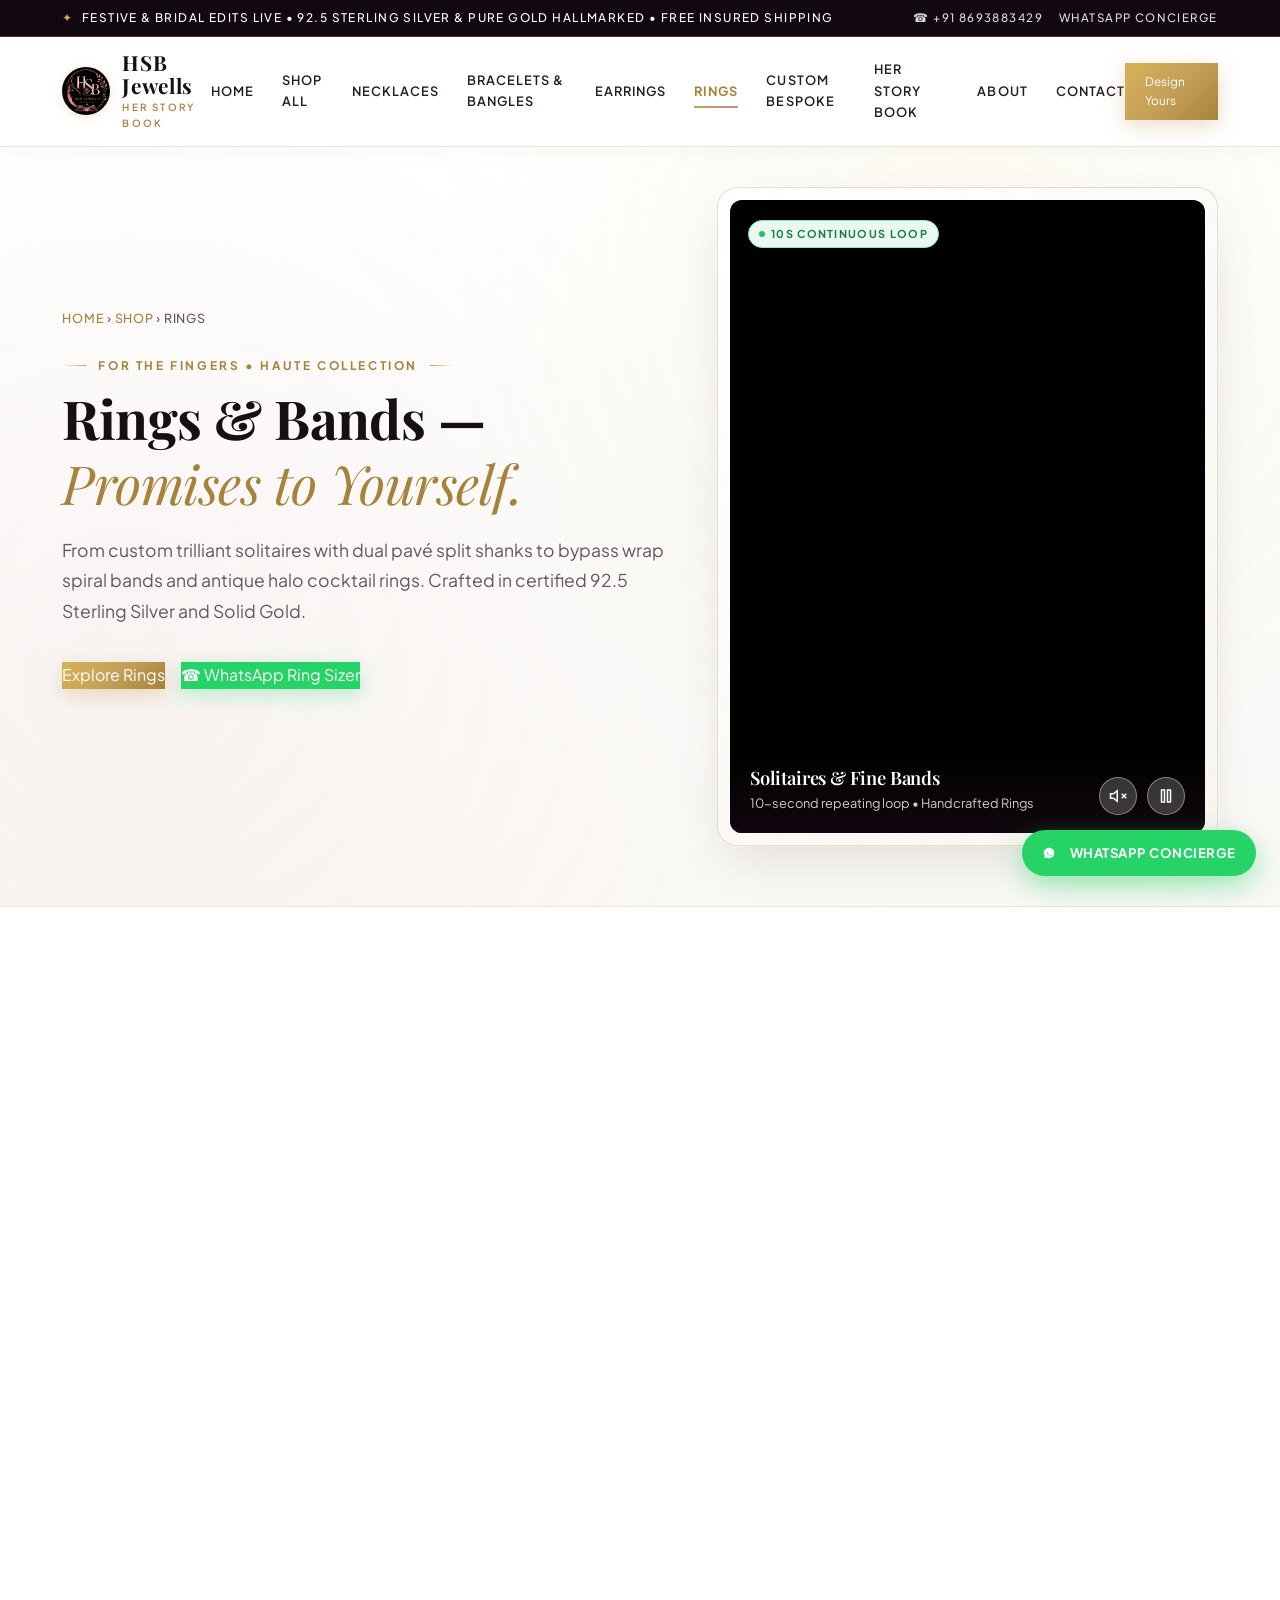
<file: rings.html>
<!DOCTYPE html>
<html lang="en">
<head>
  <!-- Google tag (gtag.js) -->
  <script async src="https://www.googletagmanager.com/gtag/js?id=G-PJ1KTSX5X1"></script>
  <script>
    window.dataLayer = window.dataLayer || [];
    function gtag(){dataLayer.push(arguments);}
    gtag('js', new Date());

    gtag('config', 'G-PJ1KTSX5X1');
  </script>

  <meta charset="UTF-8">
  <meta name="viewport" content="width=device-width, initial-scale=1.0, maximum-scale=5.0, viewport-fit=cover">
  <meta http-equiv="X-Content-Type-Options" content="nosniff">
  <meta name="referrer" content="strict-origin-when-cross-origin">
  <title>Rings &amp; Bands | HSB Jewells &mdash; Her Story Book</title>
  <meta name="description" content="Shop trilliant solitaires, bypass wrap rings, pavé bands, and bespoke engagement rings at HSB Jewells. Certified 92.5 silver and solid gold.">
  <link rel="canonical" href="https://hsbjewells.in/rings.html">
  <link rel="icon" type="image/png" href="assets/img/logo.webp">

  <meta property="og:type" content="website">
  <meta property="og:title" content="Rings &amp; Bands | HSB Jewells">
  <meta property="og:description" content="Fine solitaire rings, diamond bands, and custom cocktail designs.">
  <meta property="og:url" content="https://hsbjewells.in/rings.html">
  <meta property="og:site_name" content="HSB Jewells">
  <meta name="twitter:card" content="summary_large_image">

  <link rel="preconnect" href="https://fonts.googleapis.com">
  <link rel="preconnect" href="https://fonts.gstatic.com" crossorigin>
  <link rel="preconnect" href="https://www.googletagmanager.com">
  <link rel="dns-prefetch" href="https://www.google-analytics.com">
  <link href="https://fonts.googleapis.com/css2?family=Playfair+Display:ital,wght@0,500;0,600;0,700;1,400;1,600&family=Plus+Jakarta+Sans:wght@300;400;500;600;700&display=swap" rel="stylesheet">
  <link rel="stylesheet" href="assets/css/style.css?v=3.4">
</head>
<body>
<a class="skip-link" href="#main">Skip to content</a>

<!-- Top Bar -->
<div class="top-bar">
  <div class="top-bar-inner">
    <div class="top-bar-message">
      <span class="sparkle">&#10022;</span>
      <span>Festive &amp; Bridal Edits Live &bull; 92.5 Sterling Silver &amp; Pure Gold Hallmarked &bull; Free Insured Shipping</span>
    </div>
    <div class="top-bar-contact">
      <a href="tel:+918693883429">&#9742; +91 8693883429</a>
      <a href="https://wa.me/918693883429" target="_blank" rel="noopener noreferrer">WhatsApp Concierge</a>
    </div>
  </div>
</div>

<!-- Header -->
<header class="site-header">
  <nav class="nav">
    <a href="index.html" class="brand">
      <img src="assets/img/logo.webp" alt="HSB Jewells logo" width="48" height="48">
      <div class="brand-text">
        <span class="brand-word">HSB Jewells</span>
        <span class="brand-sub">Her Story Book</span>
      </div>
    </a>
    <div class="nav-links" id="nav-links">
      <a href="index.html">Home</a>
      <a href="shop.html">Shop All</a>
      <a href="necklaces.html">Necklaces</a>
      <a href="bangles-bracelets.html">Bracelets &amp; Bangles</a>
      <a href="earrings.html">Earrings</a>
      <a href="rings.html" class="active">Rings</a>
      <a href="custom-jewellery.html">Custom Bespoke</a>
      <a href="her-story-book.html">Her Story Book</a>
      <a href="about.html">About</a>
      <a href="contact.html">Contact</a>
    </div>
    <div class="nav-cta">
      <a href="custom-jewellery.html" class="btn btn-gold btn-sm">Design Yours</a>
      <button class="nav-toggle" aria-label="Toggle menu" aria-expanded="false" aria-controls="nav-links">&#9776;</button>
    </div>
  </nav>
</header>

<main id="main">

<!-- Hero Section -->
<section class="hero-aesthetic" style="padding: 40px 0 60px;">
  <div class="hero-aesthetic-inner">
    <div class="hero-text">
      <p class="breadcrumb"><a href="index.html">Home</a> &rsaquo; <a href="shop.html">Shop</a> &rsaquo; Rings</p>
      <div class="eyebrow">For the Fingers &bull; Haute Collection</div>
      <h1>Rings &amp; Bands &mdash;<br><em>Promises to Yourself.</em></h1>
      <p class="hero-lead">
        From custom trilliant solitaires with dual pavé split shanks to bypass wrap spiral bands
        and antique halo cocktail rings. Crafted in certified 92.5 Sterling Silver and Solid Gold.
      </p>
      <div class="hero-ctas">
        <a href="#rings-grid" class="btn btn-gold">Explore Rings</a>
        <a href="https://wa.me/918693883429?text=Hi%20HSB%20Jewells%2C%20I%20am%20looking%20for%20a%20custom%20ring" target="_blank" rel="noopener noreferrer" class="btn btn-whatsapp">&#9742; WhatsApp Ring Sizer</a>
      </div>
    </div>

    <!-- 10s Video Showcase for Rings -->
    <div class="hero-video-wrapper">
      <div class="hero-video-box">
        <div class="video-overlay-badge">
          <span class="badge badge-live">10s Continuous Loop</span>
        </div>
        <video autoplay loop muted playsinline preload="auto">
          <source src="assets/video/luxury-silver-gold-reel.mp4" type="video/mp4">
        </video>
        <div class="video-overlay-bottom">
          <div class="video-caption">
            <h3>Solitaires &amp; Fine Bands</h3>
            <p>10-second repeating loop &bull; Handcrafted Rings</p>
          </div>
          <div class="video-controls">
            <button class="video-btn video-sound-toggle" title="Toggle Sound">
              <svg width="18" height="18" viewBox="0 0 24 24" fill="none" stroke="currentColor" stroke-width="2"><path d="M11 5L6 9H2v6h4l5 4V5z"/><line x1="23" y1="9" x2="17" y2="15"/><line x1="17" y1="9" x2="23" y2="15"/></svg>
            </button>
            <button class="video-btn video-play-toggle" title="Play / Pause">
              <svg width="18" height="18" viewBox="0 0 24 24" fill="none" stroke="currentColor" stroke-width="2"><rect x="6" y="4" width="4" height="16"></rect><rect x="14" y="4" width="4" height="16"></rect></svg>
            </button>
          </div>
        </div>
      </div>
    </div>
  </div>
</section>

<!-- Product Catalog Grid -->
<section class="section bg-white" id="rings-grid">
  <div class="container">
    <div class="section-head">
      <p class="eyebrow center">Haute Atelier Releases</p>
      <h2>The Rings Collection</h2>
      <p>Precision calibrated stones set by master setters with lifelong comfort-fit shanks.</p>
    </div>

    <div class="grid grid-4">

      <!-- Item 1: Trilliant Split Solitaire Ring -->
      <div class="product-card" data-title="The Trilliant Split Solitaire Ring" data-tag="Rings &bull; Solitaires" data-desc="Dramatic trilliant-cut diamond suspended between dual pavé split bands, engineered for maximum brilliance." data-price="Price on Request" data-img="assets/img/new/custom-trilliant-split-ring.jpeg" data-specs="Trilliant-Cut Solitaire, Dual Split Shank, 92.5 Silver / 18k White Gold">
        <div class="product-photo">
          <div class="product-badge-group">
            <span class="badge badge-gold">Bespoke Ring</span>
            <span class="badge badge-white">Solitaire</span>
          </div>
          <img src="assets/img/new/custom-trilliant-split-ring.jpeg" alt="The Trilliant Split Solitaire Ring" loading="lazy" decoding="async">
        </div>
        <div class="product-body">
          <span class="product-tag">Rings &bull; Solitaires</span>
          <h3>Trilliant Split Solitaire Ring</h3>
          <p>Bespoke trilliant-cut solitaire framed with dual pavé diamond split bands, handcrafted for modern divas.</p>
          <div class="product-specs">
            <span class="spec-pill">Trilliant Cut</span>
            <span class="spec-pill">Split Band</span>
            <span class="spec-pill">Bespoke Fit</span>
          </div>
          <div class="product-footer">
            <div class="product-price">Price on Request</div>
            <button class="btn btn-gold btn-sm btn-quick-view">Quick View</button>
          </div>
        </div>
      </div>

      <!-- Item 2: Bypass Wrap Diamond Ring -->
      <div class="product-card" data-title="Bypass Wrap Diamond Ring" data-tag="Rings &bull; Diamond" data-desc="Triple spiraling bands of pavé diamonds meeting at dual pear solitaire crowns on a bed of champagne silk." data-price="Price on Request" data-img="assets/img/new/cat-rings-luxury.jpeg" data-specs="Triple Spiral Pavé, Dual Pear Solitaires, 92.5 Silver & 18k Gold">
        <div class="product-photo">
          <div class="product-badge-group">
            <span class="badge badge-gold">Signature Ring</span>
            <span class="badge badge-silver">92.5 Silver</span>
          </div>
          <img src="assets/img/new/cat-rings-luxury.jpeg" alt="Bypass Wrap Diamond Ring" loading="lazy" decoding="async">
        </div>
        <div class="product-body">
          <span class="product-tag">Rings &bull; Diamond</span>
          <h3>Bypass Wrap Diamond Ring</h3>
          <p>Fluid spiral band wrapped in diamond pavé, terminating in two teardrop diamond halos.</p>
          <div class="product-specs">
            <span class="spec-pill">Spiral Silhouette</span>
            <span class="spec-pill">Dual Solitaire</span>
            <span class="spec-pill">Rhodium Polish</span>
          </div>
          <div class="product-footer">
            <div class="product-price">Price on Request</div>
            <button class="btn btn-gold btn-sm btn-quick-view">Quick View</button>
          </div>
        </div>
      </div>

      <!-- Item 3: Ishq Ring -->
      <div class="product-card" data-title="Ishq Ring" data-tag="Rings &bull; Love" data-desc="A gentle reminder worn on the finger that love always begins within." data-price="Price on Request" data-img="assets/img/ring/love.webp" data-specs="Heart Halo, Kundan Pavé, Rose Gold Finish">
        <div class="product-photo">
          <img src="assets/img/ring/love.webp" alt="Ishq Ring" loading="lazy" decoding="async">
        </div>
        <div class="product-body">
          <span class="product-tag">Rings &bull; Love</span>
          <h3>Ishq Ring</h3>
          <p>A gentle reminder worn on the finger that love always begins within.</p>
          <div class="product-specs">
            <span class="spec-pill">Love Chapter</span>
            <span class="spec-pill">Heart Motif</span>
          </div>
          <div class="product-footer">
            <div class="product-price">Price on Request</div>
            <button class="btn btn-gold btn-sm btn-quick-view">Quick View</button>
          </div>
        </div>
      </div>

      <!-- Item 4: Himmat Ring -->
      <div class="product-card" data-title="Himmat Ring" data-tag="Rings &bull; Strength" data-desc="She wears her strength quietly, but it commands the whole room." data-price="Price on Request" data-img="assets/img/ring/strength.webp" data-specs="Architectural Shield, Diamond Setting, Solid Band">
        <div class="product-photo">
          <img src="assets/img/ring/strength.webp" alt="Himmat Ring" loading="lazy" decoding="async">
        </div>
        <div class="product-body">
          <span class="product-tag">Rings &bull; Strength</span>
          <h3>Himmat Ring</h3>
          <p>She wears her strength quietly, but it commands the whole room.</p>
          <div class="product-specs">
            <span class="spec-pill">Strength Chapter</span>
            <span class="spec-pill">Bold Band</span>
          </div>
          <div class="product-footer">
            <div class="product-price">Price on Request</div>
            <button class="btn btn-gold btn-sm btn-quick-view">Quick View</button>
          </div>
        </div>
      </div>

      <!-- Item 5: Shukrana Ring -->
      <div class="product-card" data-title="Shukrana Ring" data-tag="Rings &bull; Gratitude" data-desc="Every glance down is a small moment of thanksgiving." data-price="Price on Request" data-img="assets/img/ring/grat.webp" data-specs="Floral Cluster, Polki Stones, Warm Gold">
        <div class="product-photo">
          <img src="assets/img/ring/grat.webp" alt="Shukrana Ring" loading="lazy" decoding="async">
        </div>
        <div class="product-body">
          <span class="product-tag">Rings &bull; Gratitude</span>
          <h3>Shukrana Ring</h3>
          <p>Every glance down is a small moment of thanksgiving.</p>
          <div class="product-specs">
            <span class="spec-pill">Gratitude Chapter</span>
            <span class="spec-pill">Warm Gold</span>
          </div>
          <div class="product-footer">
            <div class="product-price">Price on Request</div>
            <button class="btn btn-gold btn-sm btn-quick-view">Quick View</button>
          </div>
        </div>
      </div>

      <!-- Item 6: Sukoon Ring -->
      <div class="product-card" data-title="Sukoon Ring" data-tag="Rings &bull; Peace" data-desc="Calm on the surface, steadfast underneath. Silky rhodium band." data-price="Price on Request" data-img="assets/img/ring/peace.webp" data-specs="Minimal Solitaire, Bezel Setting, 92.5 Silver">
        <div class="product-photo">
          <img src="assets/img/ring/peace.webp" alt="Sukoon Ring" loading="lazy" decoding="async">
        </div>
        <div class="product-body">
          <span class="product-tag">Rings &bull; Peace</span>
          <h3>Sukoon Ring</h3>
          <p>Calm on the surface, steadfast underneath. Minimalist elegance.</p>
          <div class="product-specs">
            <span class="spec-pill">Peace Chapter</span>
            <span class="spec-pill">Bezel Solitaire</span>
          </div>
          <div class="product-footer">
            <div class="product-price">Price on Request</div>
            <button class="btn btn-gold btn-sm btn-quick-view">Quick View</button>
          </div>
        </div>
      </div>

      <!-- Item 7: Mukti Ring -->
      <div class="product-card" data-title="Mukti Ring" data-tag="Rings &bull; Freedom" data-desc="Bound to nothing, belonging only to herself. Feather wing silhouette." data-price="Price on Request" data-img="assets/img/ring/freedom.webp" data-specs="Wing Motif, Curved Pavé, Dual Tone">
        <div class="product-photo">
          <img src="assets/img/ring/freedom.webp" alt="Mukti Ring" loading="lazy" decoding="async">
        </div>
        <div class="product-body">
          <span class="product-tag">Rings &bull; Freedom</span>
          <h3>Mukti Ring</h3>
          <p>Bound to nothing, belonging only to herself. Feather wing silhouette.</p>
          <div class="product-specs">
            <span class="spec-pill">Freedom Chapter</span>
            <span class="spec-pill">Wing Silhouette</span>
          </div>
          <div class="product-footer">
            <div class="product-price">Price on Request</div>
            <button class="btn btn-gold btn-sm btn-quick-view">Quick View</button>
          </div>
        </div>
      </div>

      <!-- Item 8: Aarambh Ring -->
      <div class="product-card" data-title="Aarambh Ring" data-tag="Rings &bull; Beginnings" data-desc="The morning sun rising over fresh horizon. Solitaire halo band." data-price="Price on Request" data-img="assets/img/ring/newbeg.webp" data-specs="Rising Sun Halo, Brilliant Solitaire, Gold Finish">
        <div class="product-photo">
          <img src="assets/img/ring/newbeg.webp" alt="Aarambh Ring" loading="lazy" decoding="async">
        </div>
        <div class="product-body">
          <span class="product-tag">Rings &bull; Beginnings</span>
          <h3>Aarambh Ring</h3>
          <p>The morning sun rising over fresh horizon. Solitaire halo band.</p>
          <div class="product-specs">
            <span class="spec-pill">New Beginning</span>
            <span class="spec-pill">Rising Halo</span>
          </div>
          <div class="product-footer">
            <div class="product-price">Price on Request</div>
            <button class="btn btn-gold btn-sm btn-quick-view">Quick View</button>
          </div>
        </div>
      </div>

    </div>
  </div>
</section>

<!-- Custom Ring Bespoke Callout -->
<section class="section bg-cream">
  <div class="container">
    <div class="cta-band">
      <p class="eyebrow center" style="color:var(--gold-bright);">Bespoke Atelier</p>
      <h2>Bespoke Solitaires &amp; Engagement Bands</h2>
      <p>Have an exact carat size, diamond cut (Trilliant, Pear, Emerald, Radiant), or metal specification? We forge rings tailored to exact finger sizes.</p>
      <div class="hero-ctas">
        <a href="custom-jewellery.html" class="btn btn-gold">Design Custom Ring</a>
        <a href="https://wa.me/918693883429?text=Hi%20HSB%20Jewells%2C%20I%20want%20to%20customize%20a%20ring" target="_blank" rel="noopener noreferrer" class="btn btn-whatsapp">&#9742; WhatsApp Ring Specialist</a>
      </div>
    </div>
  </div>
</section>

</main>

<!-- Quick View Modal -->
<div class="modal-backdrop" id="quickViewModal" role="dialog" aria-modal="true" aria-labelledby="modalTitle">
  <div class="modal-content">
    <button class="modal-close" id="modalClose" aria-label="Close modal">&times;</button>
    <div class="modal-media" id="modalMedia"></div>
    <div style="display:flex; flex-direction:column; justify-content:space-between;">
      <div>
        <span class="product-tag" id="modalTag">Fine Jewellery</span>
        <h3 id="modalTitle" style="font-size:1.6rem; margin-bottom:8px;">Jewellery Name</h3>
        <p id="modalDesc" style="color:var(--slate); font-size:0.95rem; line-height:1.6; margin-bottom:18px;">Product description.</p>
        <div id="modalSpecs" style="display:flex; flex-wrap:wrap; gap:8px; margin-bottom:20px;"></div>
      </div>
      <div>
        <div style="margin-bottom:16px;">
          <span style="font-size:0.75rem; text-transform:uppercase; letter-spacing:0.1em; color:var(--slate); display:block;">Pricing &amp; Availability</span>
          <div id="modalPrice" style="font-family:var(--font-display); font-size:1.4rem; color:var(--ink); font-weight:700;">Price on Request</div>
        </div>
        <div style="display:flex; gap:12px; flex-wrap:wrap;">
          <a href="#" id="modalWaLink" target="_blank" rel="noopener noreferrer" class="btn btn-whatsapp" style="flex-grow:1;">&#9742; Order on WhatsApp</a>
          <a href="custom-jewellery.html" class="btn btn-gold">Customize</a>
        </div>
      </div>
    </div>
  </div>
</div>

<!-- Floating WhatsApp -->
<a href="https://wa.me/918693883429" target="_blank" rel="noopener noreferrer" class="floating-whatsapp" aria-label="Chat on WhatsApp">
  <svg viewBox="0 0 24 24"><path d="M12.031 6.172c-3.181 0-5.767 2.586-5.768 5.766-.001 1.298.38 2.27 1.019 3.287l-.582 2.128 2.182-.573c.978.58 1.911.928 3.145.929 3.178 0 5.767-2.587 5.768-5.766.001-3.187-2.575-5.77-5.764-5.771zm3.392 8.244c-.144.405-.837.774-1.17.824-.312.045-.634.074-1.802-.411-.944-.393-1.637-1.177-2.091-1.785-.453-.608-.453-1.071-.453-1.071 0-.312.164-.525.27-.638.106-.112.233-.141.312-.141.079 0 .157.002.226.005.074.003.172-.028.267.202.102.247.348.847.378.91.03.063.05.137.009.219-.041.082-.061.134-.122.205-.061.072-.128.161-.183.216-.061.061-.125.127-.054.249.071.122.316.522.679.845.467.416.861.545.983.606.122.061.194.053.266-.03.072-.083.308-.358.39-.481.082-.123.164-.103.275-.062.111.041.706.333.827.394.122.061.203.092.233.143.03.051.03.298-.114.703z"/></svg>
  <span>WhatsApp Concierge</span>
</a>

<!-- Site Footer -->
<footer class="site-footer">
  <div class="container">
    <div class="footer-grid">
      <div class="footer-brand">
        <a href="index.html" class="brand" style="margin-bottom:16px;">
          <img src="assets/img/logo.webp" alt="HSB Jewells Crest" width="46" height="46">
          <div class="brand-text">
            <span class="brand-word" style="color:#FFFFFF;">HSB Jewells</span>
            <span class="brand-sub" style="color:var(--gold-light);">Her Story Book</span>
          </div>
        </a>
        <p>Not just jewellery &mdash; the weight of your presence. Fine 92.5 Sterling Silver, 18k solid gold mesh, and bespoke heirloom creations.</p>
        <div class="social-row">
          <a href="https://instagram.com/hsbjewells" target="_blank" rel="noopener noreferrer" aria-label="Instagram">IG</a>
          <a href="https://facebook.com/hsbjewells" target="_blank" rel="noopener noreferrer" aria-label="Facebook">FB</a>
          <a href="https://wa.me/918693883429" target="_blank" rel="noopener noreferrer" aria-label="WhatsApp">WA</a>
        </div>
      </div>
      <div>
        <h4>Shop Chapters</h4>
        <a href="necklaces.html">Necklaces &amp; Chokers</a>
        <a href="bangles-bracelets.html">Bracelets &amp; Silk Cords</a>
        <a href="earrings.html">Earrings &amp; Drops</a>
        <a href="rings.html">Rings &amp; Bands</a>
        <a href="anklets.html">Anklets</a>
        <a href="maang-tikka.html">Maang Tikka &amp; Crown</a>
      </div>
      <div>
        <h4>Explore Atelier</h4>
        <a href="custom-jewellery.html">Custom Bespoke Design</a>
        <a href="her-story-book.html">Her Story Book Journal</a>
        <a href="about.html">Our Atelier Heritage</a>
        <a href="contact.html">Contact Us</a>
      </div>
      <div>
        <h4>Reach Atelier</h4>
        <a href="tel:+918693883429">&#9742; +91 8693883429</a>
        <a href="mailto:hsbjewells@gmail.com">&#9993; hsbjewells@gmail.com</a>
        <a href="#">Ahmedabad, Gujarat &bull; Mumbai, Maharashtra</a>
      </div>
    </div>
    <div class="footer-bottom">
      <span>&copy; 2026 HSB Jewells. All rights reserved. Handcrafted in India.</span>
      <span>Authentic 92.5 Sterling Silver &bull; 18k Gold Hallmarked</span>
    </div>
  </div>
</footer>

<script src="assets/js/main.js?v=3.4"></script>
</body>
</html>
</file>
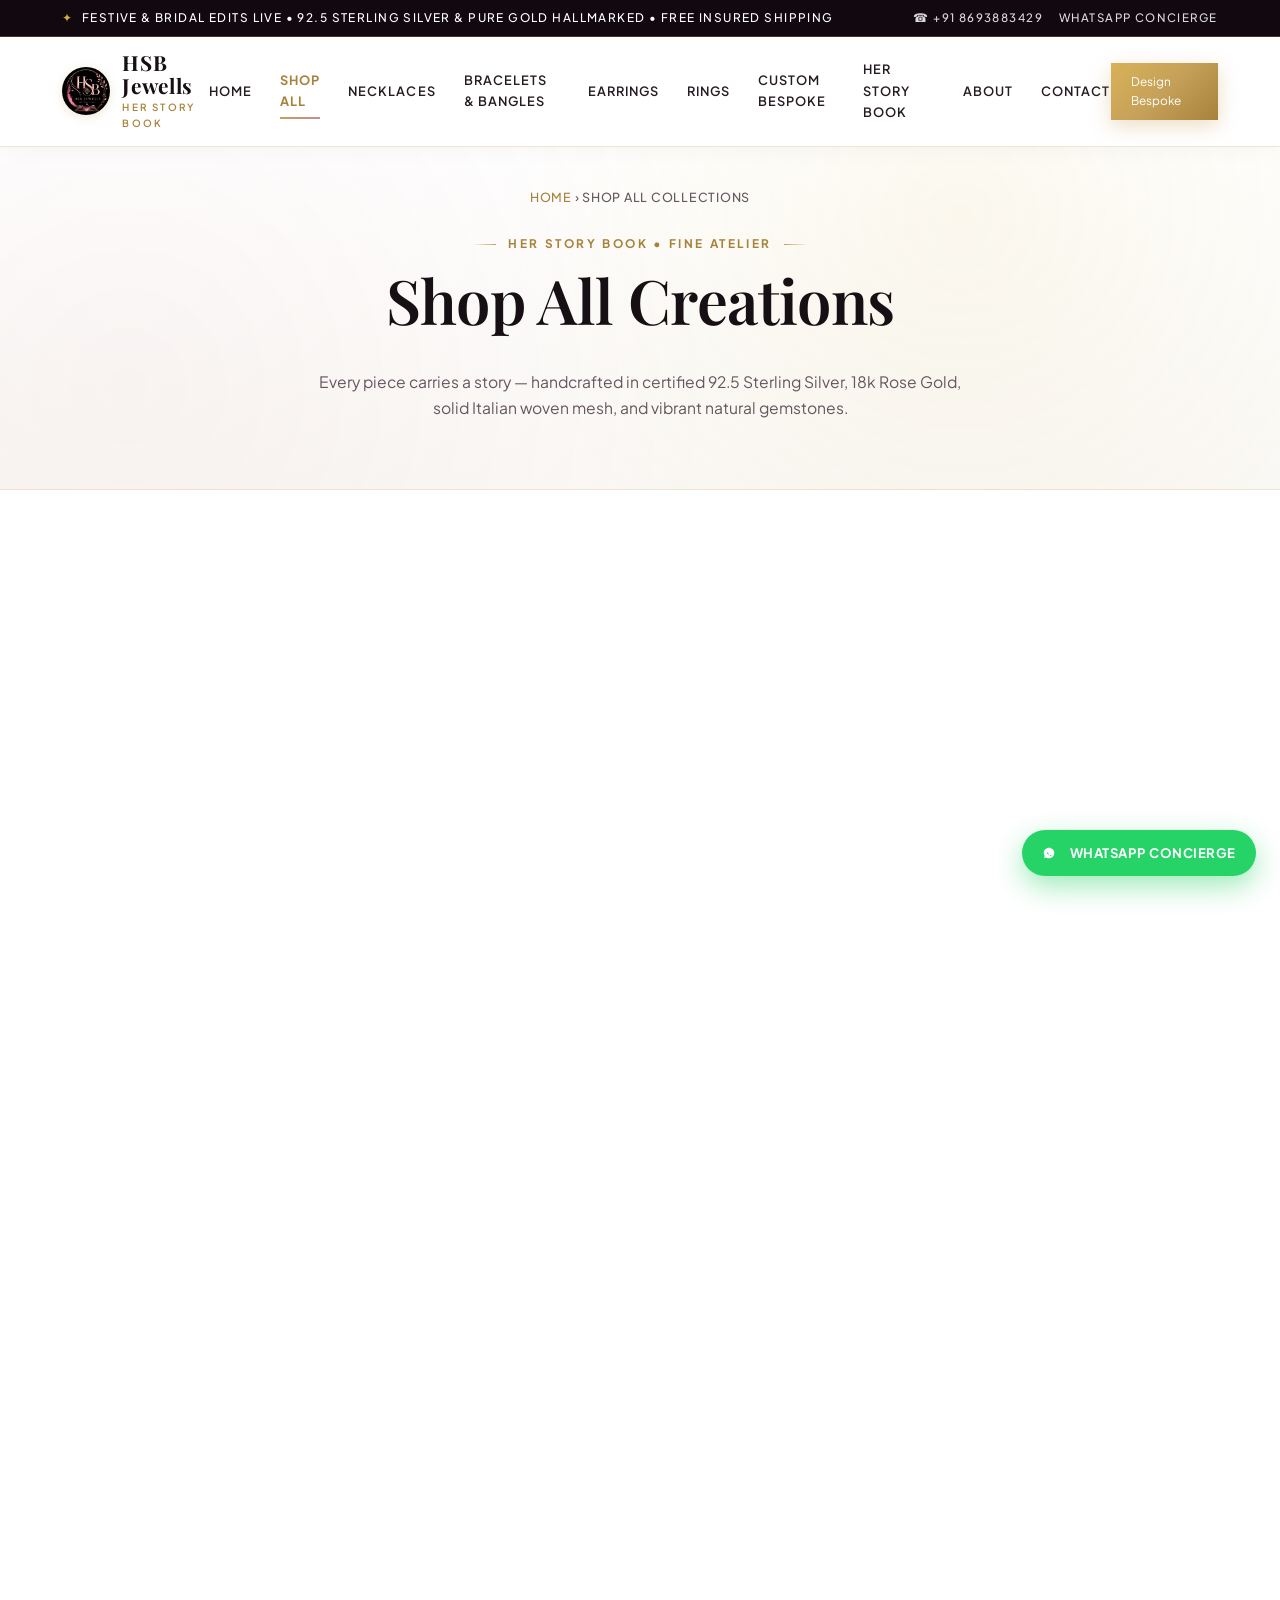
<file: shop.html>
<!DOCTYPE html>
<html lang="en">
<head>
  <!-- Google tag (gtag.js) -->
  <script async src="https://www.googletagmanager.com/gtag/js?id=G-PJ1KTSX5X1"></script>
  <script>
    window.dataLayer = window.dataLayer || [];
    function gtag(){dataLayer.push(arguments);}
    gtag('js', new Date());
    gtag('config', 'G-PJ1KTSX5X1');
  </script>
  <meta charset="UTF-8">
  <meta name="viewport" content="width=device-width, initial-scale=1.0, maximum-scale=5.0, viewport-fit=cover">
  <meta http-equiv="X-Content-Type-Options" content="nosniff">
  <meta name="referrer" content="strict-origin-when-cross-origin">
  <title>Shop All Collections | HSB Jewells &mdash; Her Story Book</title>
  <meta name="description" content="Shop all fine jewellery from HSB Jewells — Italian woven gold chokers, silk cord bracelets, diamond kadas, 92.5 sterling silver earrings, and cocktail rings.">
  <link rel="canonical" href="https://hsbjewells.in/shop.html">
  <link rel="icon" type="image/png" href="assets/img/logo.webp">

  <meta property="og:type" content="website">
  <meta property="og:title" content="Shop All Collections | HSB Jewells">
  <meta property="og:description" content="Shop fine jewellery, woven gold chokers, silk cord bracelets, and hallmarked 92.5 sterling silver.">
  <meta property="og:url" content="https://hsbjewells.in/shop.html">
  <meta property="og:site_name" content="HSB Jewells">
  <meta name="twitter:card" content="summary_large_image">

  <link rel="preconnect" href="https://fonts.googleapis.com">
  <link rel="preconnect" href="https://fonts.gstatic.com" crossorigin>
  <link rel="preconnect" href="https://www.googletagmanager.com">
  <link rel="dns-prefetch" href="https://www.google-analytics.com">
  <link href="https://fonts.googleapis.com/css2?family=Playfair+Display:ital,wght@0,500;0,600;0,700;1,400;1,600&family=Plus+Jakarta+Sans:wght@300;400;500;600;700&display=swap" rel="stylesheet">
  <link rel="stylesheet" href="assets/css/style.css?v=3.4">
</head>
<body>
<a class="skip-link" href="#main">Skip to content</a>

<!-- Top Bar -->
<div class="top-bar">
  <div class="top-bar-inner">
    <div class="top-bar-message">
      <span class="sparkle">&#10022;</span>
      <span>Festive &amp; Bridal Edits Live &bull; 92.5 Sterling Silver &amp; Pure Gold Hallmarked &bull; Free Insured Shipping</span>
    </div>
    <div class="top-bar-contact">
      <a href="tel:+918693883429">&#9742; +91 8693883429</a>
      <a href="https://wa.me/918693883429" target="_blank" rel="noopener noreferrer">WhatsApp Concierge</a>
    </div>
  </div>
</div>

<!-- Sticky Header -->
<header class="site-header">
  <nav class="nav">
    <a href="index.html" class="brand">
      <img src="assets/img/logo.webp" alt="HSB Jewells Crest" width="48" height="48">
      <div class="brand-text">
        <span class="brand-word">HSB Jewells</span>
        <span class="brand-sub">Her Story Book</span>
      </div>
    </a>
    <div class="nav-links" id="nav-links">
      <a href="index.html">Home</a>
      <a href="shop.html" class="active">Shop All</a>
      <a href="necklaces.html">Necklaces</a>
      <a href="bangles-bracelets.html">Bracelets &amp; Bangles</a>
      <a href="earrings.html">Earrings</a>
      <a href="rings.html">Rings</a>
      <a href="custom-jewellery.html">Custom Bespoke</a>
      <a href="her-story-book.html">Her Story Book</a>
      <a href="about.html">About</a>
      <a href="contact.html">Contact</a>
    </div>
    <div class="nav-cta">
      <a href="custom-jewellery.html" class="btn btn-gold btn-sm">Design Bespoke</a>
      <button class="nav-toggle" aria-label="Toggle Navigation Menu" aria-expanded="false" aria-controls="nav-links">&#9776;</button>
    </div>
  </nav>
</header>

<main id="main">

<!-- Hero Header -->
<section class="hero-aesthetic" style="padding: 40px 0 50px;">
  <div class="container text-center">
    <p class="breadcrumb"><a href="index.html">Home</a> &rsaquo; Shop All Collections</p>
    <div class="eyebrow center">Her Story Book &bull; Fine Atelier</div>
    <h1>Shop All Creations</h1>
    <p class="hero-lead max-w">
      Every piece carries a story &mdash; handcrafted in certified 92.5 Sterling Silver, 18k Rose Gold,
      solid Italian woven mesh, and vibrant natural gemstones.
    </p>
  </div>
</section>

<!-- Filter Tabs & Product Catalog -->
<section class="section bg-white" style="padding-top: 40px;">
  <div class="container">

    <!-- Interactive Category Filter Buttons -->
    <div class="filter-bar">
      <button class="filter-btn active" data-filter="all">All Pieces</button>
      <button class="filter-btn" data-filter="silk">New Silk Bracelets (T-1 to T-7)</button>
      <button class="filter-btn" data-filter="necklaces">Necklaces &amp; Chokers</button>
      <button class="filter-btn" data-filter="bangles">Bangles &amp; Kadas</button>
      <button class="filter-btn" data-filter="earrings">Earrings &amp; Drops</button>
      <button class="filter-btn" data-filter="rings">Rings</button>
      <button class="filter-btn" data-filter="silver">92.5 Sterling Silver</button>
      <button class="filter-btn" data-filter="anklets">Anklets</button>
      <button class="filter-btn" data-filter="crown">Crown &amp; Hair</button>
    </div>

    <!-- Product Grid -->
    <div class="grid grid-4" id="productGrid">

      <!-- Product: Rose Gold Pear Diamond Bypass Kada -->
      <div class="product-card" data-category="bangles" data-title="Rose Gold Pear Diamond Bypass Kada" data-tag="Bangles &amp; Kadas" data-desc="Sculptural open-cuff bypass kada crafted in 18k rose gold with twin pear-cut diamond solitaires wrapped in glistening pavé vines." data-price="Price on Request" data-img="assets/img/new/kada-rosegold-pear-model.jpeg" data-video="assets/video/reel-rosegold-bypass-kada-360.mp4" data-specs="18k Rose Gold, Dual Pear Diamonds, Pavé Vine Wrap, Concealed Spring Hinge">
        <div class="product-photo">
          <div class="product-badge-group">
            <span class="badge badge-gold">Haute Runway</span>
            <span class="badge badge-white">18k Rose Gold</span>
          </div>
          <span class="product-video-badge">&#9654; 10s Video</span>
          <img src="assets/img/new/kada-rosegold-pear-model.jpeg" alt="Rose Gold Pear Diamond Bypass Kada Worn by Model" loading="lazy" decoding="async">
        </div>
        <div class="product-body">
          <span class="product-tag">Bangles &amp; Kadas</span>
          <h3>Rose Gold Pear Bypass Kada</h3>
          <p>Dual pear-cut solitaires bypass each other with pavé diamond vine wraps. Photographed live on model in lace couture.</p>
          <div class="product-specs">
            <span class="spec-pill">18k Rose Gold</span>
            <span class="spec-pill">Dual Pear Solitaires</span>
            <span class="spec-pill">Pavé Vine</span>
          </div>
          <div class="product-footer">
            <div class="product-price">
              Price on Request
              <small>Bespoke Wrist Fit</small>
            </div>
            <button class="btn btn-gold btn-sm btn-quick-view">Quick View</button>
          </div>
        </div>
      </div>

      <!-- Product: Imperial Marquise Ruby & Diamond Hinged Kada -->
      <div class="product-card" data-category="bangles" data-title="The Imperial Marquise Ruby Hinged Kada" data-tag="Bangles &amp; Kadas" data-desc="A royal pigeon-blood marquise ruby center crowned by diamond fan plumage, resting on teak wood and royal purple velvet." data-price="Price on Request" data-img="assets/img/new/kada-ruby-marquise-pedestal.jpeg" data-video="assets/video/reel-ruby-marquise-kada.mp4" data-specs="Natural Pigeon-Blood Ruby, Marquise Fan Diamond Halo, Certified 92.5 / 18k, Master Hinge">
        <div class="product-photo">
          <div class="product-badge-group">
            <span class="badge badge-gold">Royal Edition</span>
            <span class="badge badge-white">Pigeon Ruby</span>
          </div>
          <span class="product-video-badge">&#9654; 10s Video</span>
          <img src="assets/img/new/kada-ruby-marquise-pedestal.jpeg" alt="Imperial Marquise Ruby & Diamond Hinged Kada on Teak Pedestal" loading="lazy" decoding="async">
        </div>
        <div class="product-body">
          <span class="product-tag">Bangles &amp; Kadas</span>
          <h3>Imperial Marquise Ruby Kada</h3>
          <p>Magnificent pigeon-blood marquise ruby centerpiece flanked by diamond fan plumage and concealed side hinge.</p>
          <div class="product-specs">
            <span class="spec-pill">Pigeon-Blood Ruby</span>
            <span class="spec-pill">Marquise Diamond Fan</span>
            <span class="spec-pill">Concealed Hinge</span>
          </div>
          <div class="product-footer">
            <div class="product-price">
              Price on Request
              <small>Certified Hallmark</small>
            </div>
            <button class="btn btn-gold btn-sm btn-quick-view">Quick View</button>
          </div>
        </div>
      </div>

      <!-- Product: Royal 7-in-1 Convertible Emerald Suite -->
      <div class="product-card" data-category="earrings" data-title="Royal 7-in-1 Convertible Emerald Suite" data-tag="Earrings &bull; Bespoke Suite" data-desc="Master modular engineering: transforms into 7 unique styles from daily solitaire studs to grand 4-tier bridal chandeliers with South Sea pearls." data-price="Price on Request" data-img="assets/img/new/earring-emerald-convertible-suite.jpeg" data-video="assets/video/reel-convertible-earring-suite.mp4" data-specs="7 Modular Styles, Zambian Emeralds, South Sea Golden Pearls, Detachable Jhumka Domes">
        <div class="product-photo">
          <div class="product-badge-group">
            <span class="badge badge-gold">7-in-1 Modular</span>
            <span class="badge badge-white">Imperial Bridal</span>
          </div>
          <span class="product-video-badge">&#9654; 10s Video</span>
          <img src="assets/img/new/earring-emerald-convertible-suite.jpeg" alt="Royal 7-in-1 Convertible Emerald & Diamond Bridal Chandelier Suite Components" loading="lazy" decoding="async">
        </div>
        <div class="product-body">
          <span class="product-tag">Earrings &bull; Bespoke Suite</span>
          <h3>Royal 7-in-1 Convertible Suite</h3>
          <p>One royal suite, 7 wearable transformations: studs, pearl drops, cocktail arches, jhumkas, and grand chandeliers.</p>
          <div class="product-specs">
            <span class="spec-pill">7 Wearing Modes</span>
            <span class="spec-pill">Zambian Emeralds</span>
            <span class="spec-pill">South Sea Pearls</span>
          </div>
          <div class="product-footer">
            <div class="product-price">Price on Request</div>
            <button class="btn btn-gold btn-sm btn-quick-view">Quick View</button>
          </div>
        </div>
      </div>

      <!-- Product: Royal Emerald & Diamond Bridal Jhumkas -->
      <div class="product-card" data-category="earrings" data-title="Royal Emerald &amp; Diamond Bridal Jhumkas" data-tag="Earrings &bull; Grand Bridal" data-desc="Matched pair of grand emerald bridal jhumkas with faceted teardrop drops, glistening diamond pavé domes, and ornate floral crests." data-price="Price on Request" data-img="assets/img/new/earring-emerald-bridal-jhumka.jpeg" data-video="assets/video/reel-emerald-bridal-jhumkas-pair.mp4" data-specs="Natural Zambian Emeralds, Diamond Pavé Domes, Tiered Jhumka Drops, 18k / 92.5 Hallmark">
        <div class="product-photo">
          <div class="product-badge-group">
            <span class="badge badge-gold">Bridal Masterpiece</span>
            <span class="badge badge-white">Emerald Jhumka</span>
          </div>
          <span class="product-video-badge">&#9654; 10s Video</span>
          <img src="assets/img/new/earring-emerald-bridal-jhumka.jpeg" alt="Royal Emerald & Diamond Bridal Jhumkas Pair" loading="lazy" decoding="async">
        </div>
        <div class="product-body">
          <span class="product-tag">Earrings &bull; Grand Bridal</span>
          <h3>Royal Emerald Bridal Jhumkas</h3>
          <p>Rich emerald teardrops suspended from intricate diamond domes, crafted for the royal bride.</p>
          <div class="product-specs">
            <span class="spec-pill">Zambian Emerald</span>
            <span class="spec-pill">Diamond Domes</span>
            <span class="spec-pill">Bridal Grandeur</span>
          </div>
          <div class="product-footer">
            <div class="product-price">Price on Request</div>
            <button class="btn btn-gold btn-sm btn-quick-view">Quick View</button>
          </div>
        </div>
      </div>

      <!-- Product: Trinity Solitaire Diamond Cluster Studs (Edition 01) -->
      <div class="product-card" data-category="earrings silver" data-title="Trinity Solitaire Diamond Cluster Studs (Edition 01)" data-tag="Earrings &bull; Model Edit" data-desc="Three brilliant round-cut diamonds clustered in a delicate celestial triangle, sitting flush against the earlobe." data-price="Price on Request" data-img="assets/img/new/earring-model-01-trinity-cluster.jpeg" data-specs="Certified Diamonds, 92.5 Sterling Silver / 18k Gold, Three-Stone Cluster">
        <div class="product-photo">
          <div class="product-badge-group">
            <span class="badge badge-gold">Edition 01</span>
            <span class="badge badge-white">Live On Ear</span>
          </div>
          <img src="assets/img/new/earring-model-01-trinity-cluster.jpeg" alt="Trinity Solitaire Diamond Cluster Studs Photographed on Ear" loading="lazy" decoding="async">
        </div>
        <div class="product-body">
          <span class="product-tag">Earrings &bull; Edition 01</span>
          <h3>Trinity Solitaire Cluster</h3>
          <p>Celestial 3-stone diamond cluster sitting flush on the earlobe with refined everyday poise.</p>
          <div class="product-specs">
            <span class="spec-pill">Three Solitaires</span>
            <span class="spec-pill">Feather-light</span>
          </div>
          <div class="product-footer">
            <div class="product-price">Price on Request</div>
            <button class="btn btn-gold btn-sm btn-quick-view">Quick View</button>
          </div>
        </div>
      </div>

      <!-- Product: Floral Halo Diamond Medallion Studs (Edition 02) -->
      <div class="product-card" data-category="earrings" data-title="Floral Halo Diamond Medallion Studs (Edition 02)" data-tag="Earrings &bull; Model Edit" data-desc="Delicate diamond petals forming a radiant floral medallion halo around a center solitaire." data-price="Price on Request" data-img="assets/img/new/earring-model-02-floral-halo.jpeg" data-specs="Floral Diamond Petals, Center Solitaire, Certified 92.5 / 18k Gold">
        <div class="product-photo">
          <div class="product-badge-group">
            <span class="badge badge-gold">Edition 02</span>
            <span class="badge badge-white">Live On Ear</span>
          </div>
          <img src="assets/img/new/earring-model-02-floral-halo.jpeg" alt="Floral Halo Diamond Medallion Studs Photographed on Ear" loading="lazy" decoding="async">
        </div>
        <div class="product-body">
          <span class="product-tag">Earrings &bull; Edition 02</span>
          <h3>Floral Halo Medallion</h3>
          <p>Delicate blossoming diamond petals framing a sparkling center solitaire stone.</p>
          <div class="product-specs">
            <span class="spec-pill">Floral Halo</span>
            <span class="spec-pill">Bridal Favorite</span>
          </div>
          <div class="product-footer">
            <div class="product-price">Price on Request</div>
            <button class="btn btn-gold btn-sm btn-quick-view">Quick View</button>
          </div>
        </div>
      </div>

      <!-- Product: Sunburst Solitaire Diamond Studs (Edition 03) -->
      <div class="product-card" data-category="earrings" data-title="Sunburst Solitaire Diamond Studs (Edition 03)" data-tag="Earrings &bull; Model Edit" data-desc="Prong-elevated round solitaire crowned by an architectural starburst diamond frame." data-price="Price on Request" data-img="assets/img/new/earring-model-03-sunburst-solitaire.jpeg" data-specs="Architectural Sunburst, Center Solitaire, Certified Hallmark">
        <div class="product-photo">
          <div class="product-badge-group">
            <span class="badge badge-gold">Edition 03</span>
            <span class="badge badge-white">Live On Ear</span>
          </div>
          <img src="assets/img/new/earring-model-03-sunburst-solitaire.jpeg" alt="Sunburst Solitaire Diamond Studs Photographed on Ear" loading="lazy" decoding="async">
        </div>
        <div class="product-body">
          <span class="product-tag">Earrings &bull; Edition 03</span>
          <h3>Sunburst Solitaire Studs</h3>
          <p>Elevated prong-set solitaire framed by micro-prisms reflecting radiant solar flares.</p>
          <div class="product-specs">
            <span class="spec-pill">Sunburst Corona</span>
            <span class="spec-pill">Prong Set</span>
          </div>
          <div class="product-footer">
            <div class="product-price">Price on Request</div>
            <button class="btn btn-gold btn-sm btn-quick-view">Quick View</button>
          </div>
        </div>
      </div>

      <!-- Product: Imperial Arch Diamond Crown Studs (Edition 04) -->
      <div class="product-card" data-category="earrings crown" data-title="Imperial Arch Diamond Crown Studs (Edition 04)" data-tag="Earrings &bull; Model Edit" data-desc="Graceful Gothic arch silhouette encrusted in pavé diamonds, mimicking an imperial tiara on the ear." data-price="Price on Request" data-img="assets/img/new/earring-model-04-arch-crown.jpeg" data-specs="Gothic Arch Tiara, Micro-Pavé Diamonds, Royal Crown Silhouette">
        <div class="product-photo">
          <div class="product-badge-group">
            <span class="badge badge-gold">Edition 04</span>
            <span class="badge badge-white">Live On Ear</span>
          </div>
          <img src="assets/img/new/earring-model-04-arch-crown.jpeg" alt="Imperial Arch Diamond Crown Studs Photographed on Ear" loading="lazy" decoding="async">
        </div>
        <div class="product-body">
          <span class="product-tag">Earrings &bull; Edition 04</span>
          <h3>Imperial Arch Crown</h3>
          <p>Regal tiara arch silhouette encrusted with micro-pavé diamonds celebrating royal grace.</p>
          <div class="product-specs">
            <span class="spec-pill">Imperial Crown</span>
            <span class="spec-pill">Pavé Arch</span>
          </div>
          <div class="product-footer">
            <div class="product-price">Price on Request</div>
            <button class="btn btn-gold btn-sm btn-quick-view">Quick View</button>
          </div>
        </div>
      </div>

      <!-- Product: Luminous Heart-Cut Diamond Halo Studs (Edition 05) -->
      <div class="product-card" data-category="earrings silver" data-title="Luminous Heart-Cut Diamond Halo Studs (Edition 05)" data-tag="Earrings &bull; Model Edit" data-desc="Precision heart-cut diamond solitaire framed in micro-pavé halo, capturing romance and modern sparkle." data-price="Price on Request" data-img="assets/img/new/earring-model-05-heart-halo.jpeg" data-video="assets/video/reel-heart-solitaire-earring.mp4" data-specs="Heart-Cut Solitaire, Micro-Pavé Halo, Certified 92.5 / 18k">
        <div class="product-photo">
          <div class="product-badge-group">
            <span class="badge badge-gold">Edition 05</span>
            <span class="badge badge-white">Live On Ear</span>
          </div>
          <span class="product-video-badge">&#9654; 10s Video</span>
          <img src="assets/img/new/earring-model-05-heart-halo.jpeg" alt="Luminous Heart-Cut Diamond Halo Studs Photographed on Ear" loading="lazy" decoding="async">
        </div>
        <div class="product-body">
          <span class="product-tag">Earrings &bull; Edition 05</span>
          <h3>Luminous Heart Halo</h3>
          <p>Heart-cut solitaire diamond encased in fine pavé, casting pure romantic sparkle.</p>
          <div class="product-specs">
            <span class="spec-pill">Heart Solitaire</span>
            <span class="spec-pill">Pavé Halo</span>
          </div>
          <div class="product-footer">
            <div class="product-price">Price on Request</div>
            <button class="btn btn-gold btn-sm btn-quick-view">Quick View</button>
          </div>
        </div>
      </div>

      <!-- Product: Marquise Wheat Leaf Diamond Climbers (Edition 06) -->
      <div class="product-card" data-category="earrings silver" data-title="Marquise Wheat Leaf Diamond Climbers (Edition 06)" data-tag="Earrings &bull; Model Edit" data-desc="Botanical wheat ear curve set with alternating marquise and round diamonds following earlobe contour." data-price="Price on Request" data-img="assets/img/new/earring-model-06-marquise-wheat.jpeg" data-specs="Marquise Leaf Silhouette, Earlobe Contour, High Polish 92.5 / 18k">
        <div class="product-photo">
          <div class="product-badge-group">
            <span class="badge badge-gold">Edition 06</span>
            <span class="badge badge-white">Live On Ear</span>
          </div>
          <img src="assets/img/new/earring-model-06-marquise-wheat.jpeg" alt="Marquise Wheat Leaf Diamond Climbers Photographed on Ear" loading="lazy" decoding="async">
        </div>
        <div class="product-body">
          <span class="product-tag">Earrings &bull; Edition 06</span>
          <h3>Marquise Wheat Climbers</h3>
          <p>Botanical laurel wheat leaf motif curving naturally along the edge of the earlobe.</p>
          <div class="product-specs">
            <span class="spec-pill">Marquise Cuts</span>
            <span class="spec-pill">Ear Climber</span>
          </div>
          <div class="product-footer">
            <div class="product-price">Price on Request</div>
            <button class="btn btn-gold btn-sm btn-quick-view">Quick View</button>
          </div>
        </div>
      </div>

      <!-- Product: Grace Flora Vine Diamond Drops (Edition 07) -->
      <div class="product-card" data-category="earrings" data-title="Grace Flora Vine Diamond Drops (Edition 07)" data-tag="Earrings &bull; Model Edit" data-desc="Articulated diamond vine drops that sway gently with every turn of the neck, worn live by model in video." data-price="Price on Request" data-img="assets/img/new/earring-model-07-flora-vine-drop.jpeg" data-video="assets/video/reel-model-flora-vine-drop.mp4" data-specs="Articulated Vine Links, Cascading Floral Buds, Certified Hallmark">
        <div class="product-photo">
          <div class="product-badge-group">
            <span class="badge badge-gold">Edition 07</span>
            <span class="badge badge-white">Model Video</span>
          </div>
          <span class="product-video-badge">&#9654; 10s Video</span>
          <img src="assets/img/new/earring-model-07-flora-vine-drop.jpeg" alt="Grace Flora Vine Diamond Drops Photographed on Model Ear" loading="lazy" decoding="async">
        </div>
        <div class="product-body">
          <span class="product-tag">Earrings &bull; Edition 07</span>
          <h3>Grace Flora Vine Drops</h3>
          <p>Articulated cascading floral buds that sway gracefully with kinetic evening elegance.</p>
          <div class="product-specs">
            <span class="spec-pill">Articulated Drop</span>
            <span class="spec-pill">Model Featured</span>
          </div>
          <div class="product-footer">
            <div class="product-price">Price on Request</div>
            <button class="btn btn-gold btn-sm btn-quick-view">Quick View</button>
          </div>
        </div>
      </div>

      <!-- Product: Lavender Amethyst & Diamond Chandelier (Edition 08) -->
      <div class="product-card" data-category="earrings" data-title="Lavender Amethyst &amp; Diamond Chandelier (Edition 08)" data-tag="Earrings &bull; Model Edit" data-desc="Faceted lavender amethyst teardrop enveloped in diamond filigree chandelier arches." data-price="Price on Request" data-img="assets/img/new/earring-model-08-amethyst-chandelier.jpeg" data-specs="Faceted Lavender Amethyst, Chandelier Diamond Filigree, Evening Glamour">
        <div class="product-photo">
          <div class="product-badge-group">
            <span class="badge badge-gold">Edition 08</span>
            <span class="badge badge-white">Live On Ear</span>
          </div>
          <img src="assets/img/new/earring-model-08-amethyst-chandelier.jpeg" alt="Lavender Amethyst & Diamond Royal Chandelier Photographed on Ear" loading="lazy" decoding="async">
        </div>
        <div class="product-body">
          <span class="product-tag">Earrings &bull; Edition 08</span>
          <h3>Amethyst Royal Chandelier</h3>
          <p>Rich lavender amethyst droplet suspended in an intricate diamond chandelier cage.</p>
          <div class="product-specs">
            <span class="spec-pill">Natural Amethyst</span>
            <span class="spec-pill">Chandelier Cage</span>
          </div>
          <div class="product-footer">
            <div class="product-price">Price on Request</div>
            <button class="btn btn-gold btn-sm btn-quick-view">Quick View</button>
          </div>
        </div>
      </div>

      <!-- Product: Two-Tier Solitaire Halo Drops (Edition 09) -->
      <div class="product-card" data-category="earrings silver" data-title="Two-Tier Solitaire Halo Drops (Edition 09)" data-tag="Earrings &bull; Model Edit" data-desc="Dual linked diamond halos: a delicate stud connected to a larger swinging solitaire halo drop." data-price="Price on Request" data-img="assets/img/new/earring-model-09-twotier-solitaire.jpeg" data-specs="Two-Tier Halo, Articulated Hinge, Certified 92.5 / 18k White Gold">
        <div class="product-photo">
          <div class="product-badge-group">
            <span class="badge badge-gold">Edition 09</span>
            <span class="badge badge-white">Live On Ear</span>
          </div>
          <img src="assets/img/new/earring-model-09-twotier-solitaire.jpeg" alt="Two-Tier Solitaire Halo Drop Earrings Photographed on Ear" loading="lazy" decoding="async">
        </div>
        <div class="product-body">
          <span class="product-tag">Earrings &bull; Edition 09</span>
          <h3>Two-Tier Solitaire Drops</h3>
          <p>Interlinked double halo drops offering subtle swing motion and double the brilliance.</p>
          <div class="product-specs">
            <span class="spec-pill">Dual Halos</span>
            <span class="spec-pill">Swinging Drop</span>
          </div>
          <div class="product-footer">
            <div class="product-price">Price on Request</div>
            <button class="btn btn-gold btn-sm btn-quick-view">Quick View</button>
          </div>
        </div>
      </div>

      <!-- Product: Triple Cascading Heart Diamond Drops (Edition 10) -->
      <div class="product-card" data-category="earrings silver" data-title="Triple Cascading Heart Diamond Drops (Edition 10)" data-tag="Earrings &bull; Model Edit" data-desc="Three graduated descending diamond heart links cascading like a waterfall of light." data-price="Price on Request" data-img="assets/img/new/earring-model-10-triple-heart.jpeg" data-specs="Triple Graduated Hearts, Articulated Links, Certified Hallmark">
        <div class="product-photo">
          <div class="product-badge-group">
            <span class="badge badge-gold">Edition 10</span>
            <span class="badge badge-white">Live On Ear</span>
          </div>
          <img src="assets/img/new/earring-model-10-triple-heart.jpeg" alt="Triple Cascading Heart Diamond Drops Photographed on Ear" loading="lazy" decoding="async">
        </div>
        <div class="product-body">
          <span class="product-tag">Earrings &bull; Edition 10</span>
          <h3>Triple Cascading Hearts</h3>
          <p>Three graduated diamond heart pendants descending in a luminous cascade of light.</p>
          <div class="product-specs">
            <span class="spec-pill">Graduated Hearts</span>
            <span class="spec-pill">Cascade Motion</span>
          </div>
          <div class="product-footer">
            <div class="product-price">Price on Request</div>
            <button class="btn btn-gold btn-sm btn-quick-view">Quick View</button>
          </div>
        </div>
      </div>

      <!-- Product: Sunehra Mesh Collar -->
      <div class="product-card" data-category="necklaces" data-title="The Sunehra Italian Mesh Collar" data-tag="Necklaces &bull; Chokers" data-desc="Intricately hand-woven solid mesh choker necklace in pure gold finish, designed to drape seamlessly over collarbones on a bed of white silk." data-price="Price on Request" data-img="assets/img/new/necklace-sunehra-mesh-choker.jpeg" data-specs="18k Solid Gold Finish, Italian Mesh Weave, Secure Barrel Clasp">
        <div class="product-photo">
          <div class="product-badge-group">
            <span class="badge badge-gold">New Masterpiece</span>
            <span class="badge badge-white">18k Gold Finish</span>
          </div>
          <span class="product-video-badge">&#9654; 10s Video</span>
          <img src="assets/img/new/necklace-sunehra-mesh-choker.jpeg" alt="The Sunehra Italian Mesh Collar" loading="lazy" decoding="async">
        </div>
        <div class="product-body">
          <span class="product-tag">Necklaces &bull; Chokers</span>
          <h3>The Sunehra Mesh Collar</h3>
          <p>Hand-woven Italian-style solid gold mesh collar on plush white velvet. Sits gracefully on the neckline.</p>
          <div class="product-specs">
            <span class="spec-pill">Italian Mesh</span>
            <span class="spec-pill">Solid Gold Hue</span>
            <span class="spec-pill">Hallmarked</span>
          </div>
          <div class="product-footer">
            <div class="product-price">
              Price on Request
              <small>Custom sizes available</small>
            </div>
            <button class="btn btn-gold btn-sm btn-quick-view">Quick View</button>
          </div>
        </div>
      </div>

      <!-- Product: T-1 Celestial Quad -->
      <div class="product-card" data-category="silk bangles" data-title="Celestial Quad Silk Bracelet (T-1)" data-tag="Silk Cord Bracelets" data-desc="Handcrafted multi-strand pristine white and noir cords with an emerald-cut pink tourmaline encased in pavé diamonds." data-price="Price on Request" data-img="assets/img/new/bracelet-t1-celestial.jpeg" data-specs="Fine Braided Silk, Pink Tourmaline, Pavé Diamonds, Rose Gold Finish">
        <div class="product-photo">
          <div class="product-badge-group">
            <span class="badge badge-gold">New Arrival</span>
            <span class="badge badge-white">T-1 Edition</span>
          </div>
          <span class="product-video-badge">&#9654; 10s Video</span>
          <img src="assets/img/new/bracelet-t1-celestial.jpeg" alt="Celestial Quad Silk Bracelet (T-1)" loading="lazy" decoding="async">
        </div>
        <div class="product-body">
          <span class="product-tag">Silk Cord Bracelets</span>
          <h3>The Celestial Quad (T-1)</h3>
          <p>Braided white &amp; black cords with geometric rose-gold lattice and central pink tourmaline gem.</p>
          <div class="product-specs">
            <span class="spec-pill">White &amp; Black Cord</span>
            <span class="spec-pill">Pink Tourmaline</span>
            <span class="spec-pill">Pavé Diamonds</span>
          </div>
          <div class="product-footer">
            <div class="product-price">
              Price on Request
              <small>Dual Cord Options</small>
            </div>
            <button class="btn btn-gold btn-sm btn-quick-view">Quick View</button>
          </div>
        </div>
      </div>

      <!-- Product: T-2 Twin Flora -->
      <div class="product-card" data-category="silk bangles" data-title="The Twin Flora Silk Bracelet (T-2)" data-tag="Silk Cord Bracelets" data-desc="Dual marquise petal motifs set with brilliant diamond pavé and central natural Zambian emerald on midnight black silk." data-price="Price on Request" data-img="assets/img/new/bracelet-t2-twin-flora.jpeg" data-specs="Midnight Noir Silk, Natural Zambian Emerald, Solitaire Accent, Rose Gold">
        <div class="product-photo">
          <div class="product-badge-group">
            <span class="badge badge-gold">New Arrival</span>
            <span class="badge badge-white">T-2 Edition</span>
          </div>
          <img src="assets/img/new/bracelet-t2-twin-flora.jpeg" alt="Twin Flora Silk Bracelet (T-2)" loading="lazy" decoding="async">
        </div>
        <div class="product-body">
          <span class="product-tag">Silk Cord Bracelets</span>
          <h3>The Twin Flora (T-2)</h3>
          <p>Midnight black cords with dual marquise diamond petals and vivid natural emerald centerpiece.</p>
          <div class="product-specs">
            <span class="spec-pill">Noir Silk</span>
            <span class="spec-pill">Natural Emerald</span>
            <span class="spec-pill">Twin Bloom</span>
          </div>
          <div class="product-footer">
            <div class="product-price">
              Price on Request
              <small>Hallmarked Silver/Gold</small>
            </div>
            <button class="btn btn-gold btn-sm btn-quick-view">Quick View</button>
          </div>
        </div>
      </div>

      <!-- Product: T-3 Trinity Mandala -->
      <div class="product-card" data-category="silk bangles" data-title="The Trinity Mandala Silk Bracelet (T-3)" data-tag="Silk Cord Bracelets" data-desc="Sacred geometric rose gold triangles and floral mandala centered with round Zambian emerald on white silk." data-price="Price on Request" data-img="assets/img/new/bracelet-t3-trinity.jpeg" data-specs="Pure White Silk, Rose Gold Triangles, Natural Emerald, Pavé Halo">
        <div class="product-photo">
          <div class="product-badge-group">
            <span class="badge badge-gold">New Arrival</span>
            <span class="badge badge-white">T-3 Edition</span>
          </div>
          <img src="assets/img/new/bracelet-t3-trinity.jpeg" alt="Trinity Mandala Silk Bracelet (T-3)" loading="lazy" decoding="async">
        </div>
        <div class="product-body">
          <span class="product-tag">Silk Cord Bracelets</span>
          <h3>The Trinity Mandala (T-3)</h3>
          <p>Pristine white cords holding sacred geometry rose-gold motifs and vivid natural emerald stones.</p>
          <div class="product-specs">
            <span class="spec-pill">Sacred Geometry</span>
            <span class="spec-pill">Round Emerald</span>
            <span class="spec-pill">Rose Gold</span>
          </div>
          <div class="product-footer">
            <div class="product-price">
              Price on Request
              <small>Bespoke sizing</small>
            </div>
            <button class="btn btn-gold btn-sm btn-quick-view">Quick View</button>
          </div>
        </div>
      </div>

      <!-- Product: T-4 Ocean & Rose -->
      <div class="product-card" data-category="silk bangles" data-title="Ocean &amp; Rose Teardrop Bracelet (T-4)" data-tag="Silk Cord Bracelets" data-desc="Pristine white silk threads with dual teardrop cut royal blue sapphire and pigeon-blood ruby in diamond swoops." data-price="Price on Request" data-img="assets/img/new/bracelet-t4-sapphire-ruby.jpeg" data-specs="Pristine White Silk, Royal Blue Sapphire, Pigeon Ruby, Diamond Pavé">
        <div class="product-photo">
          <div class="product-badge-group">
            <span class="badge badge-gold">Trending Haute</span>
            <span class="badge badge-white">T-4 Edition</span>
          </div>
          <span class="product-video-badge">&#9654; 10s Video</span>
          <img src="assets/img/new/bracelet-t4-sapphire-ruby.jpeg" alt="Ocean & Rose Teardrop Bracelet (T-4)" loading="lazy" decoding="async">
        </div>
        <div class="product-body">
          <span class="product-tag">Silk Cord Bracelets</span>
          <h3>Ocean &amp; Rose (T-4)</h3>
          <p>Teardrop cut blue sapphire and ruby gemstones flowing in diamond pavé ribbons on pure white silk.</p>
          <div class="product-specs">
            <span class="spec-pill">White Silk Cord</span>
            <span class="spec-pill">Sapphire &amp; Ruby</span>
            <span class="spec-pill">Diamond Arc</span>
          </div>
          <div class="product-footer">
            <div class="product-price">
              Price on Request
              <small>Dual Gemstone</small>
            </div>
            <button class="btn btn-gold btn-sm btn-quick-view">Quick View</button>
          </div>
        </div>
      </div>

      <!-- Product: T-5 Crimson Amulet -->
      <div class="product-card" data-category="silk bangles" data-title="The Crimson Amulet Silk Bracelet (T-5)" data-tag="Silk Cord Bracelets" data-desc="Imperial scarlet red silk threads with geometric pavé diamond hexagons and central precious crystal." data-price="Price on Request" data-img="assets/img/new/bracelet-t5-crimson.jpeg" data-specs="Scarlet Red Silk, Diamond Pavé Trellis, Amethyst Cabochon">
        <div class="product-photo">
          <div class="product-badge-group">
            <span class="badge badge-gold">New Arrival</span>
            <span class="badge badge-white">T-5 Edition</span>
          </div>
          <span class="product-video-badge">&#9654; 10s Video</span>
          <img src="assets/img/new/bracelet-t5-crimson.jpeg" alt="Crimson Amulet Silk Bracelet (T-5)" loading="lazy" decoding="async">
        </div>
        <div class="product-body">
          <span class="product-tag">Silk Cord Bracelets</span>
          <h3>The Crimson Amulet (T-5)</h3>
          <p>Imperial scarlet red cords with diamond pavé amulets and faceted ruby-pink gemstones.</p>
          <div class="product-specs">
            <span class="spec-pill">Scarlet Red Silk</span>
            <span class="spec-pill">Diamond Hexagon</span>
            <span class="spec-pill">Precious Gem</span>
          </div>
          <div class="product-footer">
            <div class="product-price">
              Price on Request
              <small>Limited Festive Edition</small>
            </div>
            <button class="btn btn-gold btn-sm btn-quick-view">Quick View</button>
          </div>
        </div>
      </div>

      <!-- Product: T-6 Aurelia Rose Mesh -->
      <div class="product-card" data-category="silk bangles" data-title="The Aurelia Rose Mesh Bracelet (T-6)" data-tag="Bangles &amp; Bracelets" data-desc="Woven 18k rose gold multi-strand mesh with brilliant halo solitaire centerpiece and matching noir silk pairing." data-price="Price on Request" data-img="assets/img/new/bracelet-t6-aurelia-mesh.jpeg" data-specs="18k Rose Gold Mesh, Solitaire Diamond Halo, Braided Noir Silk">
        <div class="product-photo">
          <div class="product-badge-group">
            <span class="badge badge-gold">Haute Mesh</span>
            <span class="badge badge-white">T-6 Edition</span>
          </div>
          <img src="assets/img/new/bracelet-t6-aurelia-mesh.jpeg" alt="Aurelia Rose Mesh Bracelet (T-6)" loading="lazy" decoding="async">
        </div>
        <div class="product-body">
          <span class="product-tag">Bangles &amp; Bracelets</span>
          <h3>Aurelia Rose Mesh (T-6)</h3>
          <p>Hand-woven rose gold mesh and black cords framing an exquisite round solitaire halo crest.</p>
          <div class="product-specs">
            <span class="spec-pill">Rose Gold Mesh</span>
            <span class="spec-pill">Solitaire Halo</span>
            <span class="spec-pill">18k Finish</span>
          </div>
          <div class="product-footer">
            <div class="product-price">
              Price on Request
              <small>Solid Gold / 92.5</small>
            </div>
            <button class="btn btn-gold btn-sm btn-quick-view">Quick View</button>
          </div>
        </div>
      </div>

      <!-- Product: T-7 Royal Blue Trellis -->
      <div class="product-card" data-category="silk bangles" data-title="The Royal Blue Trellis Bracelet (T-7)" data-tag="Silk Cord Bracelets" data-desc="Royal navy sapphire silk cords holding a baroque diamond trellis with emerald and lavender amethyst centers." data-price="Price on Request" data-img="assets/img/new/bracelet-t7-royal-blue.jpeg" data-specs="Navy Silk Cords, Baroque Diamond Trellis, Emerald & Amethyst">
        <div class="product-photo">
          <div class="product-badge-group">
            <span class="badge badge-gold">New Arrival</span>
            <span class="badge badge-white">T-7 Edition</span>
          </div>
          <span class="product-video-badge">&#9654; 10s Video</span>
          <img src="assets/img/new/bracelet-t7-royal-blue.jpeg" alt="Royal Blue Trellis Bracelet (T-7)" loading="lazy" decoding="async">
        </div>
        <div class="product-body">
          <span class="product-tag">Silk Cord Bracelets</span>
          <h3>Royal Blue Trellis (T-7)</h3>
          <p>Regal sapphire silk cords paired with an elaborate diamond trellis and natural colored gemstones.</p>
          <div class="product-specs">
            <span class="spec-pill">Sapphire Navy Cord</span>
            <span class="spec-pill">Baroque Frame</span>
            <span class="spec-pill">Diamond Pavé</span>
          </div>
          <div class="product-footer">
            <div class="product-price">
              Price on Request
              <small>Limited Atelier Run</small>
            </div>
            <button class="btn btn-gold btn-sm btn-quick-view">Quick View</button>
          </div>
        </div>
      </div>

      <!-- Product: Triple Row Diamond Pavé Kada -->
      <div class="product-card" data-category="bangles" data-title="Triple-Row Diamond Solitaire Kada" data-tag="Bangles &amp; Kadas" data-desc="Three rows of brilliant-cut diamonds anchored with a regal center solitaire halo, resting on ivory silk." data-price="Price on Request" data-img="assets/img/new/kada-diamond-pave.png" data-specs="Triple Row Diamonds, Solitaire Halo, Certified 92.5 Silver / 18k White Gold">
        <div class="product-photo">
          <div class="product-badge-group">
            <span class="badge badge-gold">Masterpiece</span>
            <span class="badge badge-silver">92.5 Silver &amp; Gold</span>
          </div>
          <img src="assets/img/new/kada-diamond-pave.png" alt="Triple-Row Diamond Solitaire Kada" loading="lazy" decoding="async">
        </div>
        <div class="product-body">
          <span class="product-tag">Bangles &amp; Kadas</span>
          <h3>Triple-Row Solitaire Kada</h3>
          <p>Heavy diamond pavé cuff with a sparkling round solitaire centerpiece, crafted with bridal brilliance.</p>
          <div class="product-specs">
            <span class="spec-pill">Triple Row</span>
            <span class="spec-pill">Solitaire Center</span>
            <span class="spec-pill">Hallmarked</span>
          </div>
          <div class="product-footer">
            <div class="product-price">
              Price on Request
              <small>Custom wrist fits</small>
            </div>
            <button class="btn btn-gold btn-sm btn-quick-view">Quick View</button>
          </div>
        </div>
      </div>

      <!-- Product: Trilliant Split Solitaire Ring -->
      <div class="product-card" data-category="rings" data-title="The Trilliant Split Solitaire Ring" data-tag="Rings &bull; Solitaires" data-desc="Dramatic trilliant-cut diamond suspended between dual pavé split bands, engineered for maximum brilliance." data-price="Price on Request" data-img="assets/img/new/custom-trilliant-split-ring.jpeg" data-specs="Trilliant-Cut Solitaire, Dual Split Shank, 92.5 Silver / 18k White Gold">
        <div class="product-photo">
          <div class="product-badge-group">
            <span class="badge badge-gold">Bespoke Ring</span>
            <span class="badge badge-white">Solitaire</span>
          </div>
          <img src="assets/img/new/custom-trilliant-split-ring.jpeg" alt="The Trilliant Split Solitaire Ring" loading="lazy" decoding="async">
        </div>
        <div class="product-body">
          <span class="product-tag">Rings &bull; Solitaires</span>
          <h3>Trilliant Split Solitaire Ring</h3>
          <p>Bespoke trilliant-cut solitaire framed with dual pavé diamond split bands, handcrafted for modern divas.</p>
          <div class="product-specs">
            <span class="spec-pill">Trilliant Cut</span>
            <span class="spec-pill">Split Band</span>
            <span class="spec-pill">Bespoke Fit</span>
          </div>
          <div class="product-footer">
            <div class="product-price">
              Price on Request
              <small>All Ring Sizes Available</small>
            </div>
            <button class="btn btn-gold btn-sm btn-quick-view">Quick View</button>
          </div>
        </div>
      </div>

      <!-- Product: Bypass Wrap Diamond Ring -->
      <div class="product-card" data-category="rings" data-title="Bypass Wrap Diamond Ring" data-tag="Rings &bull; Diamond" data-desc="Triple spiraling bands of pavé diamonds meeting at dual pear solitaire crowns on a bed of champagne silk." data-price="Price on Request" data-img="assets/img/new/cat-rings-luxury.jpeg" data-specs="Triple Spiral Pavé, Dual Pear Solitaires, 92.5 Silver & 18k Gold">
        <div class="product-photo">
          <div class="product-badge-group">
            <span class="badge badge-gold">Signature Ring</span>
            <span class="badge badge-silver">92.5 Silver</span>
          </div>
          <img src="assets/img/new/cat-rings-luxury.jpeg" alt="Bypass Wrap Diamond Ring" loading="lazy" decoding="async">
        </div>
        <div class="product-body">
          <span class="product-tag">Rings &bull; Diamond</span>
          <h3>Bypass Wrap Diamond Ring</h3>
          <p>Fluid spiral band wrapped in diamond pavé, terminating in two teardrop diamond halos.</p>
          <div class="product-specs">
            <span class="spec-pill">Spiral Silhouette</span>
            <span class="spec-pill">Dual Solitaire</span>
            <span class="spec-pill">Rhodium Polish</span>
          </div>
          <div class="product-footer">
            <div class="product-price">
              Price on Request
              <small>Custom sizing</small>
            </div>
            <button class="btn btn-gold btn-sm btn-quick-view">Quick View</button>
          </div>
        </div>
      </div>

      <!-- Product: 92.5 Silver Chroma Orbit Earrings -->
      <div class="product-card" data-category="earrings silver" data-title="Chroma Orbit Sphere Earrings" data-tag="Earrings &bull; 92.5 Silver" data-desc="Architectural planetary sphere drop earrings forged in 92.5 Sterling Silver with celestial starburst stud." data-price="Price on Request" data-img="assets/img/new/campaign-chroma-orbit.png" data-specs="Certified 92.5 Sterling Silver, Anti-Tarnish Rhodium, Architectural Drop">
        <div class="product-photo">
          <div class="product-badge-group">
            <span class="badge badge-silver">92.5 Silver</span>
            <span class="badge badge-gold">Chroma Orbit</span>
          </div>
          <img src="assets/img/new/campaign-chroma-orbit.png" alt="Chroma Orbit Sphere Earrings" loading="lazy" decoding="async">
        </div>
        <div class="product-body">
          <span class="product-tag">Earrings &bull; 92.5 Silver</span>
          <h3>Chroma Orbit Sphere Drops</h3>
          <p>Planetary kinetic spheres in pure sterling silver that sway with architectural rhythm.</p>
          <div class="product-specs">
            <span class="spec-pill">92.5 Silver</span>
            <span class="spec-pill">Orbital Design</span>
            <span class="spec-pill">Feather-light</span>
          </div>
          <div class="product-footer">
            <div class="product-price">
              Price on Request
              <small>Chroma Collection</small>
            </div>
            <button class="btn btn-gold btn-sm btn-quick-view">Quick View</button>
          </div>
        </div>
      </div>

      <!-- Product: Melody in Silver Wave Drops -->
      <div class="product-card" data-category="earrings silver" data-title="Symphony Wave 92.5 Silver Drops" data-tag="Earrings &bull; 92.5 Silver" data-desc="Fluid helical ribbon waves embellished with channel-set diamonds in solid 92.5 sterling silver." data-price="Price on Request" data-img="assets/img/new/campaign-melody-silver.png" data-specs="92.5 Sterling Silver, Flowing Wave Design, Channel Diamonds">
        <div class="product-photo">
          <div class="product-badge-group">
            <span class="badge badge-silver">92.5 Silver</span>
            <span class="badge badge-gold">Melody Series</span>
          </div>
          <img src="assets/img/new/campaign-melody-silver.png" alt="Symphony Wave 92.5 Silver Drops" loading="lazy" decoding="async">
        </div>
        <div class="product-body">
          <span class="product-tag">Earrings &bull; 92.5 Silver</span>
          <h3>Symphony Wave Silver Drops</h3>
          <p>Rhythmic fluid curves crafted from solid hallmarked sterling silver, worn by modern icons.</p>
          <div class="product-specs">
            <span class="spec-pill">92.5 Hallmark</span>
            <span class="spec-pill">Helical Wave</span>
            <span class="spec-pill">High Polish</span>
          </div>
          <div class="product-footer">
            <div class="product-price">
              Price on Request
              <small>Melody Series</small>
            </div>
            <button class="btn btn-gold btn-sm btn-quick-view">Quick View</button>
          </div>
        </div>
      </div>

      <!-- Product: Emerald & Silver Chandelier Suite -->
      <div class="product-card" data-category="necklaces earrings silver" data-title="The Emerald Chandelier Suite" data-tag="Suites &bull; Silver" data-desc="Hand-textured sterling silver feather arcs blooming with natural Colombian green emerald cluster." data-price="Price on Request" data-img="assets/img/new/custom-emerald-silver-suite.jpeg" data-specs="92.5 Sterling Silver, Natural Emerald Cluster, Matching Earrings & Pendant">
        <div class="product-photo">
          <div class="product-badge-group">
            <span class="badge badge-gold">Custom Suite</span>
            <span class="badge badge-white">Emerald</span>
          </div>
          <img src="assets/img/new/custom-emerald-silver-suite.jpeg" alt="The Emerald Chandelier Suite" loading="lazy" decoding="async">
        </div>
        <div class="product-body">
          <span class="product-tag">Suites &bull; Silver</span>
          <h3>The Emerald Chandelier Suite</h3>
          <p>Textured feather pendant and matching earrings boasting natural vivid green emerald clusters.</p>
          <div class="product-specs">
            <span class="spec-pill">Pendant + Drops</span>
            <span class="spec-pill">Natural Emerald</span>
            <span class="spec-pill">Silver Artistry</span>
          </div>
          <div class="product-footer">
            <div class="product-price">
              Price on Request
              <small>Complete Suite</small>
            </div>
            <button class="btn btn-gold btn-sm btn-quick-view">Quick View</button>
          </div>
        </div>
      </div>

      <!-- Product: Baguette Ruby Sunburst Suite -->
      <div class="product-card" data-category="necklaces earrings" data-title="Baguette Ruby Sunburst Suite" data-tag="Suites &bull; Royal" data-desc="Pigeon-blood oval rubies centered within radiant diamond baguette sunburst frames, handcrafted with French clips." data-price="Price on Request" data-img="assets/img/new/custom-ruby-baguette-suite.jpeg" data-specs="Pigeon Blood Ruby, Baguette Diamond Sunburst, 18k White Gold / 92.5">
        <div class="product-photo">
          <div class="product-badge-group">
            <span class="badge badge-gold">Royal Suite</span>
            <span class="badge badge-white">Ruby</span>
          </div>
          <img src="assets/img/new/custom-ruby-baguette-suite.jpeg" alt="Baguette Ruby Sunburst Suite" loading="lazy" decoding="async">
        </div>
        <div class="product-body">
          <span class="product-tag">Suites &bull; Royal</span>
          <h3>Baguette Ruby Sunburst Suite</h3>
          <p>Luminous pigeon-blood ruby centers embraced by tapered baguette diamond starbursts.</p>
          <div class="product-specs">
            <span class="spec-pill">Pigeon-Blood Ruby</span>
            <span class="spec-pill">Baguette Sunburst</span>
            <span class="spec-pill">Haute Joaillerie</span>
          </div>
          <div class="product-footer">
            <div class="product-price">
              Price on Request
              <small>Pendant &amp; Earrings</small>
            </div>
            <button class="btn btn-gold btn-sm btn-quick-view">Quick View</button>
          </div>
        </div>
      </div>

      <!-- Product: Royal Diamond Anklet -->
      <div class="product-card" data-category="anklets" data-title="The Payal Reverie Diamond Anklet" data-tag="Anklets &bull; For the Feet" data-desc="Delicate links of diamond halo medallions culminating in a sparkling pear-shaped droplet over champagne silk." data-price="Price on Request" data-img="assets/img/new/cat-anklets-luxury.png" data-specs="92.5 Sterling Silver, Pear Teardrop Charm, Hallmarked">
        <div class="product-photo">
          <div class="product-badge-group">
            <span class="badge badge-gold">Heirloom</span>
            <span class="badge badge-white">Anklet</span>
          </div>
          <img src="assets/img/new/cat-anklets-luxury.png" alt="The Payal Reverie Diamond Anklet" loading="lazy" decoding="async">
        </div>
        <div class="product-body">
          <span class="product-tag">Anklets &bull; For the Feet</span>
          <h3>The Payal Reverie Anklet</h3>
          <p>Circular diamond halos linked by fine chains with a floating pear teardrop charm.</p>
          <div class="product-specs">
            <span class="spec-pill">Diamond Chain</span>
            <span class="spec-pill">Pear Droplet</span>
            <span class="spec-pill">Comfort Fit</span>
          </div>
          <div class="product-footer">
            <div class="product-price">
              Price on Request
              <small>Sold as single or pair</small>
            </div>
            <button class="btn btn-gold btn-sm btn-quick-view">Quick View</button>
          </div>
        </div>
      </div>

      <!-- Product: Crown Maang Tikka -->
      <div class="product-card" data-category="crown" data-title="The Crown Petal Maang Tikka" data-tag="Maang Tikka &bull; Hair" data-desc="Floral diamond rosette resting on the forehead with suspended pear solitaire and diamond hairline chain." data-price="Price on Request" data-img="assets/img/new/cat-maang-tikka-luxury.png" data-specs="Floral Diamond Cluster, Solitaire Teardrop, 92.5 Silver / 18k Gold">
        <div class="product-photo">
          <div class="product-badge-group">
            <span class="badge badge-gold">Bridal Haute</span>
            <span class="badge badge-white">Crown</span>
          </div>
          <img src="assets/img/new/cat-maang-tikka-luxury.png" alt="The Crown Petal Maang Tikka" loading="lazy" decoding="async">
        </div>
        <div class="product-body">
          <span class="product-tag">Maang Tikka &bull; Hair</span>
          <h3>The Crown Petal Maang Tikka</h3>
          <p>Regal floral diamond crest for the forehead that captures every gaze at celebrations.</p>
          <div class="product-specs">
            <span class="spec-pill">Floral Rosette</span>
            <span class="spec-pill">Solitaire Tear</span>
            <span class="spec-pill">Bridal Classic</span>
          </div>
          <div class="product-footer">
            <div class="product-price">
              Price on Request
              <small>Custom stone accents</small>
            </div>
            <button class="btn btn-gold btn-sm btn-quick-view">Quick View</button>
          </div>
        </div>
      </div>

    </div>
  </div>
</section>

<!-- Custom Bespoke Callout -->
<section class="section bg-cream">
  <div class="container">
    <div class="cta-band">
      <p class="eyebrow center" style="color:var(--gold-bright);">Bespoke Atelier</p>
      <h2>Can't Find Your Exact Vision?</h2>
      <p>Send us a photo or sketch of what you desire. Our master artisans in Ahmedabad &amp; Mumbai will bring it to life in 92.5 silver or solid gold.</p>
      <div class="hero-ctas">
        <a href="custom-jewellery.html" class="btn btn-gold">Design Custom Jewellery</a>
        <a href="https://wa.me/918693883429?text=Hi%20HSB%20Jewells%2C%20I%20have%20a%20photo%20of%20a%20jewellery%20design%20I%20want%20to%20recreate" target="_blank" rel="noopener noreferrer" class="btn btn-whatsapp">&#9742; Send Photo on WhatsApp</a>
      </div>
    </div>
  </div>
</section>

</main>

<!-- Quick View Modal -->
<div class="modal-backdrop" id="quickViewModal" role="dialog" aria-modal="true" aria-labelledby="modalTitle">
  <div class="modal-content">
    <button class="modal-close" id="modalClose" aria-label="Close modal">&times;</button>
    <div class="modal-media" id="modalMedia"></div>
    <div style="display:flex; flex-direction:column; justify-content:space-between;">
      <div>
        <span class="product-tag" id="modalTag">Fine Jewellery</span>
        <h3 id="modalTitle" style="font-size:1.6rem; margin-bottom:8px;">Jewellery Name</h3>
        <p id="modalDesc" style="color:var(--slate); font-size:0.95rem; line-height:1.6; margin-bottom:18px;">Product description.</p>
        <div id="modalSpecs" style="display:flex; flex-wrap:wrap; gap:8px; margin-bottom:20px;"></div>
      </div>
      <div>
        <div style="margin-bottom:16px;">
          <span style="font-size:0.75rem; text-transform:uppercase; letter-spacing:0.1em; color:var(--slate); display:block;">Pricing &amp; Availability</span>
          <div id="modalPrice" style="font-family:var(--font-display); font-size:1.4rem; color:var(--ink); font-weight:700;">Price on Request</div>
        </div>
        <div style="display:flex; gap:12px; flex-wrap:wrap;">
          <a href="#" id="modalWaLink" target="_blank" rel="noopener noreferrer" class="btn btn-whatsapp" style="flex-grow:1;">&#9742; Order on WhatsApp</a>
          <a href="custom-jewellery.html" class="btn btn-gold">Customize</a>
        </div>
      </div>
    </div>
  </div>
</div>

<!-- Floating WhatsApp -->
<a href="https://wa.me/918693883429" target="_blank" rel="noopener noreferrer" class="floating-whatsapp" aria-label="Chat on WhatsApp">
  <svg viewBox="0 0 24 24"><path d="M12.031 6.172c-3.181 0-5.767 2.586-5.768 5.766-.001 1.298.38 2.27 1.019 3.287l-.582 2.128 2.182-.573c.978.58 1.911.928 3.145.929 3.178 0 5.767-2.587 5.768-5.766.001-3.187-2.575-5.77-5.764-5.771zm3.392 8.244c-.144.405-.837.774-1.17.824-.312.045-.634.074-1.802-.411-.944-.393-1.637-1.177-2.091-1.785-.453-.608-.453-1.071-.453-1.071 0-.312.164-.525.27-.638.106-.112.233-.141.312-.141.079 0 .157.002.226.005.074.003.172-.028.267.202.102.247.348.847.378.91.03.063.05.137.009.219-.041.082-.061.134-.122.205-.061.072-.128.161-.183.216-.061.061-.125.127-.054.249.071.122.316.522.679.845.467.416.861.545.983.606.122.061.194.053.266-.03.072-.083.308-.358.39-.481.082-.123.164-.103.275-.062.111.041.706.333.827.394.122.061.203.092.233.143.03.051.03.298-.114.703z"/></svg>
  <span>WhatsApp Concierge</span>
</a>

<!-- Site Footer -->
<footer class="site-footer">
  <div class="container">
    <div class="footer-grid">
      <div class="footer-brand">
        <a href="index.html" class="brand" style="margin-bottom:16px;">
          <img src="assets/img/logo.webp" alt="HSB Jewells Crest" width="46" height="46">
          <div class="brand-text">
            <span class="brand-word" style="color:#FFFFFF;">HSB Jewells</span>
            <span class="brand-sub" style="color:var(--gold-light);">Her Story Book</span>
          </div>
        </a>
        <p>Not just jewellery &mdash; the weight of your presence. Fine 92.5 Sterling Silver, 18k solid gold mesh, and bespoke heirloom creations.</p>
        <div class="social-row">
          <a href="https://instagram.com/hsbjewells" target="_blank" rel="noopener noreferrer" aria-label="Instagram">IG</a>
          <a href="https://facebook.com/hsbjewells" target="_blank" rel="noopener noreferrer" aria-label="Facebook">FB</a>
          <a href="https://wa.me/918693883429" target="_blank" rel="noopener noreferrer" aria-label="WhatsApp">WA</a>
        </div>
      </div>
      <div>
        <h4>Shop Chapters</h4>
        <a href="necklaces.html">Necklaces &amp; Chokers</a>
        <a href="bangles-bracelets.html">Bracelets &amp; Silk Cords</a>
        <a href="earrings.html">Earrings &amp; Drops</a>
        <a href="rings.html">Rings &amp; Bands</a>
        <a href="anklets.html">Anklets</a>
        <a href="maang-tikka.html">Maang Tikka &amp; Crown</a>
      </div>
      <div>
        <h4>Explore Atelier</h4>
        <a href="custom-jewellery.html">Custom Bespoke Design</a>
        <a href="her-story-book.html">Her Story Book Journal</a>
        <a href="about.html">Our Atelier Heritage</a>
        <a href="contact.html">Contact Us</a>
      </div>
      <div>
        <h4>Reach Atelier</h4>
        <a href="tel:+918693883429">&#9742; +91 8693883429</a>
        <a href="mailto:hsbjewells@gmail.com">&#9993; hsbjewells@gmail.com</a>
        <a href="#">Ahmedabad, Gujarat &bull; Mumbai, Maharashtra</a>
      </div>
    </div>
    <div class="footer-bottom">
      <span>&copy; 2026 HSB Jewells. All rights reserved. Handcrafted in India.</span>
      <span>Authentic 92.5 Sterling Silver &bull; 18k Gold Hallmarked</span>
    </div>
  </div>
</footer>

<script src="assets/js/main.js?v=3.4"></script>
</body>
</html>
</file>
<file: assets/css/style.css>
/* ===================================================================
   HSB Jewells — "Her Story Book" — Luxury Haute Design System
   Aesthetic: Luminous Pearl White, Warm Ivory, Champagne & Rose Gold,
              Deep Charcoal-Onyx, Crystalline Glassmorphism.
   Type: Display — "Playfair Display" (Serif) | Body — "Plus Jakarta Sans" / "Poppins"
=================================================================== */

:root {
  /* Luminous White & Ivory Tones */
  --white: #FFFFFF;
  --cream: #FAF8F5;
  --cream-soft: #F5F1EB;
  --pearl: #FCFBF9;
  --pearl-sheen: #F3EFEB;

  /* Metallic Precious Accents */
  --gold: #C5A059;
  --gold-bright: #D4AF37;
  --gold-deep: #A7823A;
  --gold-light: #F4E8C1;
  --gold-soft: rgba(197, 160, 89, 0.12);
  --rose: #C98A93;
  --rose-light: #F5E5E8;
  --rose-soft: rgba(201, 138, 147, 0.12);

  /* Deep High-End Contrast */
  --ink: #160F14;
  --ink-soft: #251B22;
  --plum-deep: #120810;
  --slate: #665660;
  --slate-light: #94838E;
  --slate-muted: #B8ACB3;

  /* Borders & Hairlines */
  --line: #EFE7DE;
  --line-gold: rgba(197, 160, 89, 0.28);
  --line-light: rgba(255, 255, 255, 0.65);

  /* Elevation Shadows */
  --shadow-sm: 0 4px 14px rgba(22, 15, 20, 0.04);
  --shadow-md: 0 12px 32px -4px rgba(22, 15, 20, 0.08);
  --shadow-lg: 0 24px 60px -10px rgba(22, 15, 20, 0.14);
  --shadow-gold: 0 12px 30px rgba(197, 160, 89, 0.22);

  /* Typography & Layout */
  --font-display: 'Playfair Display', Georgia, serif;
  --font-body: 'Plus Jakarta Sans', 'Poppins', -apple-system, BlinkMacSystemFont, 'Segoe UI', Roboto, sans-serif;
  --container: min(94vw, 1440px);
  --radius-sm: 6px;
  --radius-md: 12px;
  --radius-lg: 20px;
  --radius-full: 9999px;
  --transition: all 0.28s cubic-bezier(0.16, 1, 0.3, 1);
}

/* Reset & Base */
*, *::before, *::after {
  box-sizing: border-box;
}

html {
  scroll-behavior: smooth;
  font-size: 16px;
}

body {
  margin: 0;
  font-family: var(--font-body);
  color: var(--ink);
  background-color: var(--cream);
  background-image: 
    radial-gradient(circle at 15% 10%, rgba(212, 175, 55, 0.035) 0%, transparent 45%),
    radial-gradient(circle at 85% 60%, rgba(201, 138, 147, 0.035) 0%, transparent 50%),
    linear-gradient(180deg, #FFFFFF 0%, var(--cream) 100%);
  background-attachment: fixed;
  line-height: 1.68;
  -webkit-font-smoothing: antialiased;
  -moz-osx-font-smoothing: grayscale;
  overflow-x: hidden;
}

img, video {
  max-width: 100%;
  display: block;
}

a {
  color: inherit;
  text-decoration: none;
  transition: var(--transition);
}

ul {
  margin: 0;
  padding: 0;
  list-style: none;
}

h1, h2, h3, h4, h5 {
  font-family: var(--font-display);
  color: var(--ink);
  line-height: 1.22;
  margin: 0 0 0.5em;
  font-weight: 600;
  letter-spacing: -0.01em;
}

h1 { font-size: clamp(2.4rem, 4.8vw, 4rem); }
h2 { font-size: clamp(1.85rem, 3.2vw, 2.75rem); }
h3 { font-size: clamp(1.25rem, 2vw, 1.6rem); }
h4 { font-size: 1.15rem; }

p {
  margin: 0 0 1.1em;
  color: var(--slate);
  font-size: 0.98rem;
}

.container {
  max-width: var(--container);
  margin: 0 auto;
  padding: 0 24px;
  width: 100%;
}

:focus-visible {
  outline: 2px solid var(--gold);
  outline-offset: 3px;
}

@media (prefers-reduced-motion: reduce) {
  html { scroll-behavior: auto; }
  *, *::before, *::after {
    animation-duration: 0.01ms !important;
    transition-duration: 0.01ms !important;
  }
}

/* ===================================================================
   Announcement Bar & Glassmorphic Sticky Header
=================================================================== */
.top-bar {
  background: var(--plum-deep);
  color: var(--white);
  padding: 8px 0;
  font-size: 0.74rem;
  letter-spacing: 0.12em;
  text-transform: uppercase;
  font-weight: 500;
  border-bottom: 1px solid rgba(197, 160, 89, 0.3);
  position: relative;
  z-index: 101;
  width: 100%;
}

.top-bar-inner {
  max-width: var(--container);
  margin: 0 auto;
  padding: 0 24px;
  width: 100%;
  display: flex;
  justify-content: space-between;
  align-items: center;
  gap: 16px;
}

.top-bar-message {
  display: flex;
  align-items: center;
  gap: 8px;
  margin: 0;
  color: var(--white);
}

.top-bar-message span.sparkle {
  color: var(--gold-bright);
}

.top-bar-contact {
  display: flex;
  align-items: center;
  gap: 16px;
}

.top-bar-contact a {
  color: rgba(255, 255, 255, 0.85);
  font-size: 0.72rem;
}

.top-bar-contact a:hover {
  color: var(--gold-light);
}

@media (max-width: 780px) {
  .top-bar-contact { display: none; }
  .top-bar-inner { justify-content: center; text-align: center; }
}

.site-header {
  position: sticky;
  top: 0;
  z-index: 100;
  background: rgba(255, 255, 255, 0.94);
  backdrop-filter: blur(14px);
  -webkit-backdrop-filter: blur(14px);
  border-bottom: 1px solid var(--line-gold);
  box-shadow: 0 4px 20px rgba(22, 15, 20, 0.03);
  transition: var(--transition);
}

.nav {
  display: flex;
  align-items: center;
  justify-content: space-between;
  padding: 14px 24px;
  max-width: var(--container);
  margin: 0 auto;
  width: 100%;
}

.brand {
  display: flex;
  align-items: center;
  gap: 12px;
}

.brand img {
  width: 48px;
  height: 48px;
  border-radius: 50%;
  object-fit: contain;
  box-shadow: 0 2px 10px rgba(197, 160, 89, 0.25);
  transition: transform 0.3s ease;
}

.brand:hover img {
  transform: rotate(5deg) scale(1.04);
}

.brand-text {
  display: flex;
  flex-direction: column;
}

.brand-word {
  font-family: var(--font-display);
  font-weight: 700;
  font-size: 1.3rem;
  color: var(--ink);
  letter-spacing: 0.03em;
  line-height: 1.1;
}

.brand-sub {
  font-size: 0.62rem;
  font-weight: 600;
  color: var(--gold-deep);
  letter-spacing: 0.22em;
  text-transform: uppercase;
  margin-top: 2px;
}

.nav-links {
  display: flex;
  align-items: center;
  gap: 28px;
}

.nav-links a {
  font-size: 0.8rem;
  font-weight: 600;
  letter-spacing: 0.08em;
  text-transform: uppercase;
  color: var(--ink-soft);
  position: relative;
  padding: 6px 0;
}

.nav-links a::after {
  content: "";
  position: absolute;
  left: 0;
  right: 0;
  bottom: 0;
  height: 2px;
  background: linear-gradient(90deg, var(--gold), var(--rose));
  transform: scaleX(0);
  transform-origin: center;
  transition: transform 0.25s ease;
}

.nav-links a:hover {
  color: var(--gold-deep);
}

.nav-links a:hover::after,
.nav-links a.active::after {
  transform: scaleX(1);
}

.nav-links a.active {
  color: var(--gold-deep);
  font-weight: 700;
}

.nav-cta {
  display: flex;
  align-items: center;
  gap: 14px;
}

.nav-toggle {
  display: none;
  background: none;
  border: 1px solid var(--line);
  color: var(--ink);
  font-size: 1.3rem;
  padding: 6px 12px;
  border-radius: var(--radius-sm);
  cursor: pointer;
  transition: var(--transition);
}

.nav-toggle:hover {
  border-color: var(--gold);
  color: var(--gold-deep);
}

}

/* ===================================================================
   Buttons & Badges
=================================================================== */
.btn {
  display: inline-flex;
  align-items: center;
  justify-content: center;
  gap: 10px;
  font-family: var(--font-body);
  font-weight: 600;
  font-size: 0.84rem;
  letter-spacing: 0.08em;
  text-transform: uppercase;
  padding: 14px 30px;
  border-radius: var(--radius-full);
  border: 1.5px solid transparent;
  cursor: pointer;
  transition: var(--transition);
  box-shadow: var(--shadow-sm);
  text-decoration: none;
}

.btn-gold {
  background: linear-gradient(135deg, #D8B257 0%, var(--gold) 50%, var(--gold-deep) 100%);
  color: #FFFFFF;
  border-color: var(--gold);
  box-shadow: 0 6px 20px rgba(197, 160, 89, 0.35);
}

.btn-gold:hover {
  background: linear-gradient(135deg, #E2C26F 0%, #D4AF37 50%, var(--gold) 100%);
  transform: translateY(-2px);
  box-shadow: 0 10px 26px rgba(197, 160, 89, 0.45);
  color: #FFFFFF;
}

.btn-white {
  background: var(--white);
  color: var(--ink);
  border-color: var(--line-gold);
}

.btn-white:hover {
  background: var(--pearl-sheen);
  border-color: var(--gold);
  color: var(--gold-deep);
  transform: translateY(-2px);
}

.btn-dark {
  background: var(--ink);
  color: var(--white);
  border-color: var(--ink);
}

.btn-dark:hover {
  background: var(--plum-deep);
  transform: translateY(-2px);
}

.btn-ghost-dark {
  background: transparent;
  color: var(--ink);
  border-color: rgba(22, 15, 20, 0.3);
}

.btn-ghost-dark:hover {
  border-color: var(--gold-deep);
  color: var(--gold-deep);
  background: rgba(197, 160, 89, 0.06);
}

.btn-ghost-white {
  background: rgba(255, 255, 255, 0.15);
  backdrop-filter: blur(8px);
  color: var(--white);
  border-color: rgba(255, 255, 255, 0.6);
}

.btn-ghost-white:hover {
  background: var(--white);
  color: var(--ink);
  border-color: var(--white);
}

.btn-sm {
  padding: 9px 20px;
  font-size: 0.74rem;
}

.btn-whatsapp {
  background: #25D366;
  color: #FFFFFF;
  border-color: #25D366;
  box-shadow: 0 6px 20px rgba(37, 211, 102, 0.3);
}

.btn-whatsapp:hover {
  background: #20BA5A;
  color: #FFFFFF;
  transform: translateY(-2px);
  box-shadow: 0 10px 24px rgba(37, 211, 102, 0.42);
}

.badge {
  display: inline-flex;
  align-items: center;
  gap: 6px;
  font-size: 0.68rem;
  letter-spacing: 0.12em;
  text-transform: uppercase;
  font-weight: 700;
  padding: 4px 10px;
  border-radius: var(--radius-full);
}

.badge-gold {
  background: rgba(197, 160, 89, 0.14);
  color: var(--gold-deep);
  border: 1px solid rgba(197, 160, 89, 0.35);
}

.badge-white {
  background: rgba(255, 255, 255, 0.9);
  color: var(--ink);
  box-shadow: 0 2px 8px rgba(0, 0, 0, 0.08);
}

.badge-silver {
  background: #EAEBF0;
  color: #384252;
  border: 1px solid #D1D5DB;
}

.badge-live {
  background: #EBF8F1;
  color: #15803D;
  border: 1px solid #86EFAC;
}

.badge-live::before {
  content: "";
  width: 6px;
  height: 6px;
  border-radius: 50%;
  background: #22C55E;
  display: inline-block;
  animation: pulse-dot 1.6s infinite ease-in-out;
}

@keyframes pulse-dot {
  0% { transform: scale(0.9); opacity: 0.8; }
  50% { transform: scale(1.4); opacity: 1; }
  100% { transform: scale(0.9); opacity: 0.8; }
}

.eyebrow {
  display: inline-flex;
  align-items: center;
  gap: 12px;
  font-family: var(--font-body);
  font-weight: 700;
  font-size: 0.74rem;
  letter-spacing: 0.22em;
  text-transform: uppercase;
  color: var(--gold-deep);
  margin-bottom: 0.75em;
}

.eyebrow::before, .eyebrow::after {
  content: "";
  width: 24px;
  height: 1px;
  background: linear-gradient(90deg, var(--gold), transparent);
}

.eyebrow::before {
  background: linear-gradient(270deg, var(--gold), transparent);
}

.eyebrow.center {
  justify-content: center;
  width: 100%;
}

/* ===================================================================
   Hero Section with 10s Continuous Looping Video
=================================================================== */
.hero-aesthetic {
  position: relative;
  overflow: hidden;
  padding: 50px 0 80px;
  background: 
    radial-gradient(circle at 75% 20%, rgba(212, 175, 55, 0.08) 0%, transparent 45%),
    radial-gradient(circle at 10% 70%, rgba(201, 138, 147, 0.06) 0%, transparent 50%),
    linear-gradient(180deg, #FFFFFF 0%, #FAF8F5 100%);
  border-bottom: 1px solid var(--line-gold);
}

.hero-aesthetic-inner {
  display: grid;
  grid-template-columns: 1.15fr 0.95fr;
  align-items: center;
  gap: clamp(32px, 3.8vw, 54px);
  max-width: var(--container);
  margin: 0 auto;
  padding: 0 24px;
  width: 100%;
}

.hero-text {
  position: relative;
  z-index: 2;
}

.hero-text h1 {
  margin-bottom: 0.35em;
  font-size: clamp(2.4rem, 4.2vw, 3.8rem);
  font-weight: 700;
}

.hero-text h1 em {
  font-style: italic;
  font-weight: 400;
  color: var(--gold-deep);
  display: block;
}

.hero-text .hero-lead {
  font-size: 1.1rem;
  color: var(--slate);
  margin-bottom: 2em;
  max-width: 620px;
  line-height: 1.75;
}

.hero-ctas {
  display: flex;
  align-items: center;
  gap: 16px;
  flex-wrap: wrap;
  margin-bottom: 2.2em;
}

.hero-trust-bar {
  display: flex;
  align-items: center;
  gap: 24px;
  padding-top: 20px;
  border-top: 1px solid var(--line);
  flex-wrap: wrap;
}

.trust-item {
  display: flex;
  align-items: center;
  gap: 8px;
  font-size: 0.78rem;
  font-weight: 600;
  color: var(--slate);
  letter-spacing: 0.04em;
  text-transform: uppercase;
}

.trust-item svg {
  color: var(--gold-deep);
  flex-shrink: 0;
}

/* Hero Video Showcase Card */
.hero-video-wrapper {
  position: relative;
  border-radius: var(--radius-lg);
  padding: 12px;
  background: linear-gradient(135deg, rgba(255, 255, 255, 0.95), rgba(247, 243, 237, 0.85));
  border: 1.5px solid rgba(197, 160, 89, 0.35);
  box-shadow: 0 20px 50px -10px rgba(22, 15, 20, 0.12), 0 0 0 1px rgba(255, 255, 255, 0.9);
}

.hero-video-box {
  position: relative;
  border-radius: var(--radius-md);
  overflow: hidden;
  aspect-ratio: 9/12;
  background: #000000;
  box-shadow: inset 0 0 20px rgba(0, 0, 0, 0.4);
}

.hero-video-box video {
  width: 100%;
  height: 100%;
  object-fit: cover;
  display: block;
}

.video-overlay-badge {
  position: absolute;
  top: 18px;
  left: 18px;
  z-index: 3;
}

.video-overlay-bottom {
  position: absolute;
  bottom: 0;
  left: 0;
  right: 0;
  padding: 24px 20px 18px;
  background: linear-gradient(0deg, rgba(18, 8, 16, 0.88) 0%, rgba(18, 8, 16, 0.3) 60%, transparent 100%);
  color: #FFFFFF;
  z-index: 3;
  display: flex;
  justify-content: space-between;
  align-items: flex-end;
}

.video-caption h3 {
  color: #FFFFFF;
  font-size: 1.15rem;
  margin: 0 0 4px;
}

.video-caption p {
  color: rgba(255, 255, 255, 0.8);
  font-size: 0.8rem;
  margin: 0;
}

.video-controls {
  display: flex;
  align-items: center;
  gap: 10px;
}

.video-btn {
  width: 38px;
  height: 38px;
  border-radius: 50%;
  background: rgba(255, 255, 255, 0.2);
  backdrop-filter: blur(8px);
  border: 1px solid rgba(255, 255, 255, 0.4);
  color: #FFFFFF;
  display: flex;
  align-items: center;
  justify-content: center;
  cursor: pointer;
  transition: var(--transition);
}

.video-btn:hover {
  background: var(--gold);
  color: #FFFFFF;
  transform: scale(1.08);
}

.hero-floating-card {
  position: absolute;
  bottom: -16px;
  left: 16px;
  background: var(--white);
  padding: 12px 18px;
  border-radius: var(--radius-md);
  border: 1px solid var(--line-gold);
  box-shadow: var(--shadow-lg);
  display: flex;
  align-items: center;
  gap: 12px;
  z-index: 4;
  max-width: calc(100% - 32px);
}

.floating-icon {
  width: 44px;
  height: 44px;
  border-radius: 50%;
  background: var(--gold-soft);
  color: var(--gold-deep);
  display: flex;
  align-items: center;
  justify-content: center;
  flex-shrink: 0;
}

.floating-text b {
  display: block;
  font-size: 0.85rem;
  color: var(--ink);
}

.floating-text span {
  font-size: 0.72rem;
  color: var(--slate);
  letter-spacing: 0.02em;
}

@media (max-width: 980px) {
  .hero-aesthetic-inner {
    grid-template-columns: 1fr;
    gap: 40px;
  }
  .hero-video-wrapper {
    max-width: 520px;
    margin: 0 auto;
    width: 100%;
  }
  .hero-floating-card {
    left: 10px;
    bottom: -15px;
  }
}

/* ===================================================================
   Sections & Layout
=================================================================== */
.section {
  padding: 90px 0;
  position: relative;
}

.section-tight {
  padding: 56px 0;
}

.section-head {
  max-width: 680px;
  margin: 0 auto 52px;
  text-align: center;
}

.section-head h2 {
  margin-bottom: 0.35em;
}

.section-head p {
  font-size: 1.05rem;
  color: var(--slate);
}

.bg-white {
  background: var(--white);
}

.bg-pearl {
  background: var(--pearl);
}

.bg-cream {
  background: var(--cream);
}

.bg-plum {
  background: var(--plum-deep);
  color: var(--white);
}

.bg-plum h2, .bg-plum h3, .bg-plum h4 {
  color: var(--white);
}

.bg-plum p {
  color: rgba(255, 255, 255, 0.78);
}

.bg-plum .eyebrow {
  color: var(--gold-bright);
}

.bg-plum .eyebrow::before, .bg-plum .eyebrow::after {
  background: var(--gold-bright);
}

.grid {
  display: grid;
  gap: 30px;
}

.grid-2 { grid-template-columns: repeat(2, 1fr); }
.grid-3 { grid-template-columns: repeat(3, 1fr); }
.grid-4 { grid-template-columns: repeat(4, 1fr); }
.grid-5 { grid-template-columns: repeat(5, 1fr); }
.grid-6 { grid-template-columns: repeat(6, 1fr); }

@media (max-width: 1200px) {
  .grid-5 { grid-template-columns: repeat(3, 1fr); }
}

@media (max-width: 1100px) {
  .grid-4 { grid-template-columns: repeat(2, 1fr); }
  .grid-6 { grid-template-columns: repeat(3, 1fr); }
}

@media (max-width: 768px) {
  .grid-3 { grid-template-columns: 1fr; }
  .grid-4 { grid-template-columns: 1fr; }
  .grid-5 { grid-template-columns: repeat(2, 1fr); }
  .grid-6 { grid-template-columns: repeat(2, 1fr); }
}

@media (max-width: 520px) {
  .grid-2 { grid-template-columns: 1fr; }
  .grid-5 { grid-template-columns: 1fr; }
  .grid-6 { grid-template-columns: 1fr; }
}

/* ===================================================================
   Jewels In Motion — 10-Second Looping Video Reels Gallery
=================================================================== */
.video-reels-section {
  background: 
    radial-gradient(circle at 50% 0%, rgba(212, 175, 55, 0.08) 0%, transparent 60%),
    linear-gradient(180deg, var(--white) 0%, var(--cream) 100%);
  border-top: 1px solid var(--line-gold);
  border-bottom: 1px solid var(--line-gold);
  padding: 85px 0;
}

.reels-grid {
  display: grid;
  grid-template-columns: repeat(auto-fit, minmax(260px, 1fr));
  gap: 24px;
}

.reel-card {
  position: relative;
  border-radius: var(--radius-md);
  overflow: hidden;
  background: var(--white);
  border: 1px solid var(--line-gold);
  box-shadow: var(--shadow-sm);
  transition: transform 0.3s ease, box-shadow 0.3s ease;
  display: flex;
  flex-direction: column;
}

.reel-card:hover {
  transform: translateY(-6px);
  box-shadow: var(--shadow-lg);
  border-color: var(--gold);
}

.reel-media {
  position: relative;
  aspect-ratio: 9/14;
  overflow: hidden;
  background: #000000;
}

.reel-media video {
  width: 100%;
  height: 100%;
  object-fit: cover;
  transition: transform 0.4s ease;
}

.reel-card:hover .reel-media video {
  transform: scale(1.03);
}

.reel-loop-tag {
  position: absolute;
  top: 14px;
  right: 14px;
  background: rgba(0, 0, 0, 0.6);
  backdrop-filter: blur(8px);
  color: var(--gold-light);
  font-size: 0.64rem;
  font-weight: 700;
  letter-spacing: 0.08em;
  text-transform: uppercase;
  padding: 4px 10px;
  border-radius: var(--radius-full);
  display: flex;
  align-items: center;
  gap: 5px;
  z-index: 2;
  border: 1px solid rgba(255, 255, 255, 0.2);
}

.reel-category-pill {
  position: absolute;
  top: 14px;
  left: 14px;
  z-index: 2;
}

.reel-info {
  padding: 18px 20px;
  background: var(--white);
  display: flex;
  flex-direction: column;
  justify-content: space-between;
  flex-grow: 1;
  border-top: 1px solid var(--line);
}

.reel-info h3 {
  font-size: 1.05rem;
  margin: 0 0 6px;
  color: var(--ink);
}

.reel-info p {
  font-size: 0.82rem;
  color: var(--slate);
  margin: 0 0 14px;
  line-height: 1.5;
}

.reel-actions {
  display: flex;
  align-items: center;
  justify-content: space-between;
  gap: 10px;
  margin-top: auto;
}

.reel-actions .btn-sm {
  flex-grow: 1;
}

/* ===================================================================
   Category Showcase Cards with Luxury Silk Photography
=================================================================== */
.cat-card-luxury {
  position: relative;
  display: block;
  overflow: hidden;
  border-radius: var(--radius-md);
  background: var(--white);
  border: 1px solid var(--line-gold);
  box-shadow: var(--shadow-sm);
  transition: var(--transition);
  text-align: left;
}

.cat-card-luxury:hover {
  transform: translateY(-6px);
  box-shadow: var(--shadow-md);
  border-color: var(--gold);
}

.cat-card-img {
  position: relative;
  aspect-ratio: 1/1;
  overflow: hidden;
  background: #F9F5F0;
}

.cat-card-img img {
  width: 100%;
  height: 100%;
  object-fit: cover;
  transition: transform 0.6s cubic-bezier(0.16, 1, 0.3, 1);
}

.cat-card-luxury:hover .cat-card-img img {
  transform: scale(1.06);
}

.cat-card-content {
  padding: 20px 22px 22px;
  background: var(--white);
  border-top: 1px solid var(--line);
  display: flex;
  justify-content: space-between;
  align-items: center;
}

.cat-card-title h3 {
  font-size: 1.12rem;
  margin: 0 0 4px;
  color: var(--ink);
}

.cat-card-title span {
  font-size: 0.72rem;
  color: var(--gold-deep);
  text-transform: uppercase;
  letter-spacing: 0.12em;
  font-weight: 700;
}

.cat-card-arrow {
  width: 36px;
  height: 36px;
  border-radius: 50%;
  background: var(--cream);
  border: 1px solid var(--line);
  color: var(--ink);
  display: flex;
  align-items: center;
  justify-content: center;
  transition: var(--transition);
}

.cat-card-luxury:hover .cat-card-arrow {
  background: var(--gold);
  color: #FFFFFF;
  border-color: var(--gold);
  transform: translateX(4px);
}

/* ===================================================================
   Individual Jewelry Product Cards
=================================================================== */
.product-card {
  background: var(--white);
  border: 1px solid var(--line-gold);
  border-radius: var(--radius-md);
  overflow: hidden;
  box-shadow: var(--shadow-sm);
  transition: transform 0.3s ease, box-shadow 0.3s ease, border-color 0.3s ease;
  display: flex;
  flex-direction: column;
  position: relative;
}

.product-card:hover {
  transform: translateY(-6px);
  box-shadow: var(--shadow-md);
  border-color: var(--gold);
}

.product-photo {
  position: relative;
  aspect-ratio: 1/1;
  background: #FAF7F2;
  overflow: hidden;
  display: flex;
  align-items: center;
  justify-content: center;
}

.product-photo img {
  width: 100%;
  height: 100%;
  object-fit: cover;
  transition: transform 0.5s ease;
}

.product-card:hover .product-photo img {
  transform: scale(1.05);
}

.product-badge-group {
  position: absolute;
  top: 12px;
  left: 12px;
  display: flex;
  flex-direction: column;
  gap: 6px;
  z-index: 2;
}

.product-video-badge {
  position: absolute;
  top: 12px;
  right: 12px;
  background: rgba(0, 0, 0, 0.7);
  backdrop-filter: blur(8px);
  color: #FFFFFF;
  padding: 4px 8px;
  border-radius: var(--radius-full);
  font-size: 0.65rem;
  font-weight: 700;
  letter-spacing: 0.06em;
  display: flex;
  align-items: center;
  gap: 4px;
  z-index: 2;
  border: 1px solid rgba(255, 255, 255, 0.3);
}

.product-body {
  padding: 22px;
  display: flex;
  flex-direction: column;
  flex-grow: 1;
}

.product-tag {
  font-size: 0.7rem;
  letter-spacing: 0.14em;
  text-transform: uppercase;
  color: var(--gold-deep);
  font-weight: 700;
  margin-bottom: 6px;
  display: block;
}

.product-body h3 {
  font-size: 1.15rem;
  margin: 0 0 6px;
  color: var(--ink);
}

.product-body p {
  font-size: 0.86rem;
  margin-bottom: 16px;
  color: var(--slate);
  line-height: 1.5;
  flex-grow: 1;
}

.product-specs {
  display: flex;
  flex-wrap: wrap;
  gap: 8px;
  margin-bottom: 16px;
  padding-bottom: 14px;
  border-bottom: 1px dashed var(--line);
}

.spec-pill {
  font-size: 0.68rem;
  background: var(--cream);
  color: var(--slate);
  padding: 3px 8px;
  border-radius: var(--radius-sm);
  border: 1px solid var(--line);
}

.product-footer {
  display: flex;
  align-items: center;
  justify-content: space-between;
  gap: 12px;
  margin-top: auto;
}

.product-price {
  font-family: var(--font-display);
  font-size: 1.05rem;
  color: var(--ink);
  font-weight: 700;
}

.product-price small {
  display: block;
  font-size: 0.68rem;
  font-family: var(--font-body);
  color: var(--slate-light);
  font-weight: 500;
}

/* ===================================================================
   Custom Jewellery & Atelier Story Showcase
=================================================================== */
.card {
  background: var(--white);
  border: 1px solid var(--line-gold);
  border-radius: var(--radius-md);
  padding: 36px 32px;
  box-shadow: var(--shadow-sm);
}

.checklist li {
  display: flex;
  align-items: flex-start;
  gap: 12px;
  padding: 10px 0;
  font-size: 0.96rem;
  color: var(--ink-soft);
  border-bottom: 1px dashed var(--line);
}

.checklist li:last-child {
  border-bottom: none;
}

.checklist li::before {
  content: "✦";
  color: var(--gold-deep);
  flex-shrink: 0;
  font-size: 0.9rem;
  margin-top: 1px;
}

.bg-plum .checklist li {
  color: rgba(255, 255, 255, 0.85);
  border-bottom-color: rgba(255, 255, 255, 0.1);
}

.stats {
  display: flex;
  flex-wrap: wrap;
  gap: 48px;
  justify-content: center;
}

.stat {
  text-align: center;
}

.stat b {
  display: block;
  font-family: var(--font-display);
  font-size: 2.5rem;
  color: var(--gold-bright);
  line-height: 1.1;
  margin-bottom: 4px;
}

.stat span {
  color: rgba(255, 255, 255, 0.8);
  font-size: 0.78rem;
  letter-spacing: 0.12em;
  text-transform: uppercase;
  font-weight: 600;
}

.cta-band {
  background: 
    radial-gradient(circle at 50% 50%, rgba(212, 175, 55, 0.15) 0%, transparent 70%),
    linear-gradient(135deg, var(--plum-deep) 0%, var(--ink) 100%);
  border: 1.5px solid var(--gold);
  border-radius: var(--radius-lg);
  padding: 70px 48px;
  color: var(--white);
  text-align: center;
  box-shadow: var(--shadow-lg);
}

.cta-band h2 {
  color: var(--white);
}

.cta-band p {
  color: rgba(255, 255, 255, 0.8);
  max-width: 540px;
  margin: 0 auto 2em;
  font-size: 1.08rem;
}

.breadcrumb {
  font-size: 0.78rem;
  color: var(--slate);
  margin-bottom: 18px;
  letter-spacing: 0.06em;
  text-transform: uppercase;
  font-weight: 500;
}

.breadcrumb a {
  color: var(--gold-deep);
}

.breadcrumb a:hover {
  text-decoration: underline;
}

.hero-inner.compact {
  padding: 56px 24px 50px;
  text-align: center;
}

/* Filter Bar */
.filter-bar {
  display: flex;
  align-items: center;
  justify-content: center;
  flex-wrap: wrap;
  gap: 10px;
  margin-bottom: 44px;
}

.filter-btn {
  background: var(--white);
  border: 1px solid var(--line-gold);
  color: var(--slate);
  font-family: var(--font-body);
  font-size: 0.78rem;
  font-weight: 600;
  letter-spacing: 0.06em;
  text-transform: uppercase;
  padding: 10px 22px;
  border-radius: var(--radius-full);
  cursor: pointer;
  transition: var(--transition);
}

.filter-btn:hover,
.filter-btn.active {
  background: var(--gold-deep);
  color: var(--white);
  border-color: var(--gold-deep);
  box-shadow: 0 4px 14px rgba(197, 160, 89, 0.35);
}

/* ===================================================================
   Footer
=================================================================== */
.site-footer {
  background: var(--plum-deep);
  color: rgba(255, 255, 255, 0.75);
  padding: 80px 0 32px;
  border-top: 2px solid var(--gold);
}

.footer-grid {
  display: grid;
  grid-template-columns: 1.5fr 1fr 1fr 1.2fr;
  gap: 40px;
  margin-bottom: 50px;
}

@media (max-width: 860px) {
  .footer-grid { grid-template-columns: 1fr 1fr; }
}

@media (max-width: 540px) {
  .footer-grid { grid-template-columns: 1fr; }
}

.footer-grid h4 {
  color: var(--white);
  font-family: var(--font-display);
  font-size: 0.95rem;
  letter-spacing: 0.14em;
  text-transform: uppercase;
  margin-bottom: 20px;
  position: relative;
  padding-bottom: 8px;
}

.footer-grid h4::after {
  content: "";
  position: absolute;
  left: 0;
  bottom: 0;
  width: 24px;
  height: 2px;
  background: var(--gold-bright);
}

.footer-grid a {
  display: block;
  color: rgba(255, 255, 255, 0.72);
  font-size: 0.88rem;
  padding: 6px 0;
}

.footer-grid a:hover {
  color: var(--gold-light);
  transform: translateX(4px);
}

.footer-brand p {
  color: rgba(255, 255, 255, 0.7);
  font-size: 0.88rem;
  max-width: 300px;
  line-height: 1.7;
}

.footer-bottom {
  border-top: 1px solid rgba(255, 255, 255, 0.1);
  padding-top: 28px;
  display: flex;
  justify-content: space-between;
  align-items: center;
  flex-wrap: wrap;
  gap: 16px;
  font-size: 0.78rem;
  color: rgba(255, 255, 255, 0.5);
}

.social-row {
  display: flex;
  gap: 12px;
  margin-top: 18px;
}

.social-row a {
  width: 38px;
  height: 38px;
  border-radius: 50%;
  background: rgba(255, 255, 255, 0.08);
  border: 1px solid rgba(255, 255, 255, 0.15);
  display: flex;
  align-items: center;
  justify-content: center;
  font-size: 0.75rem;
  font-weight: 700;
  color: var(--white);
}

.social-row a:hover {
  background: var(--gold);
  border-color: var(--gold);
  color: #FFFFFF;
  transform: translateY(-3px);
}

/* ===================================================================
   Form & Contact Fields
=================================================================== */
.form-grid {
  display: grid;
  grid-template-columns: 1fr 1fr;
  gap: 20px;
}

@media (max-width: 640px) {
  .form-grid { grid-template-columns: 1fr; }
}

.field {
  display: flex;
  flex-direction: column;
  gap: 8px;
  margin-bottom: 20px;
}

.field label {
  font-size: 0.78rem;
  font-weight: 700;
  letter-spacing: 0.06em;
  text-transform: uppercase;
  color: var(--ink);
}

.field input, .field select, .field textarea {
  font-family: var(--font-body);
  font-size: 0.95rem;
  padding: 14px 16px;
  border: 1.5px solid var(--line-gold);
  border-radius: var(--radius-sm);
  background: var(--white);
  color: var(--ink);
  transition: var(--transition);
}

.field input:focus, .field select:focus, .field textarea:focus {
  border-color: var(--gold-deep);
  box-shadow: 0 0 0 3px rgba(197, 160, 89, 0.15);
  outline: none;
}

.field-full {
  grid-column: 1 / -1;
}

/* ===================================================================
   Floating Concierge Button & Modal
=================================================================== */
.floating-whatsapp {
  position: fixed;
  bottom: 26px;
  right: 26px;
  z-index: 99;
  display: flex;
  align-items: center;
  gap: 10px;
  background: #25D366;
  color: #FFFFFF;
  padding: 12px 20px 12px 16px;
  border-radius: var(--radius-full);
  box-shadow: 0 10px 28px rgba(37, 211, 102, 0.45);
  font-weight: 700;
  font-size: 0.82rem;
  letter-spacing: 0.04em;
  text-transform: uppercase;
  transition: transform 0.25s ease, box-shadow 0.25s ease;
  text-decoration: none;
}

.floating-whatsapp:hover {
  transform: translateY(-3px) scale(1.03);
  box-shadow: 0 14px 34px rgba(37, 211, 102, 0.55);
  color: #FFFFFF;
}

.floating-whatsapp svg {
  width: 22px;
  height: 22px;
  fill: currentColor;
}

/* ===================================================================
   Universal Responsive Design & Device Adaptations
   Supports: iPhone, Android, iPad/Tablets, Laptops, 4K Desktops
=================================================================== */

/* Safe Area Inset Support (Notches, Dynamic Island, Home Bars) */
:root {
  --sat: env(safe-area-inset-top, 0px);
  --sab: env(safe-area-inset-bottom, 0px);
  --sal: env(safe-area-inset-left, 0px);
  --sar: env(safe-area-inset-right, 0px);
}

/* Base Device Smoothing & Tap Optimizations */
html, body {
  width: 100%;
  max-width: 100vw;
  overflow-x: hidden;
  touch-action: manipulation;
  -webkit-tap-highlight-color: transparent;
}

/* GPU Accelerated Layers for 60fps / 120fps Smooth Scrolling */
.site-header, 
.floating-whatsapp, 
.modal-content, 
.hero-video-box,
.btn,
.product-card {
  -webkit-transform: translateZ(0);
  transform: translateZ(0);
}

/* Content Visibility for Blazing Fast Page Loading & Scrolling */
.section:not(.hero-aesthetic) {
  content-visibility: auto;
  contain-intrinsic-size: 1px 700px;
}

/* Floating Concierge Button — Safe Area & Touch Friendly */
.floating-whatsapp {
  position: fixed;
  bottom: max(24px, calc(var(--sab) + 16px));
  right: max(24px, calc(var(--sar) + 16px));
  z-index: 99;
  display: flex;
  align-items: center;
  gap: 10px;
  background: #25D366;
  color: #FFFFFF;
  padding: 12px 20px 12px 16px;
  min-height: 46px;
  min-width: 46px;
  border-radius: var(--radius-full);
  box-shadow: 0 10px 28px rgba(37, 211, 102, 0.45);
  font-weight: 700;
  font-size: 0.82rem;
  letter-spacing: 0.04em;
  text-transform: uppercase;
  transition: transform 0.25s ease, box-shadow 0.25s ease;
  text-decoration: none;
}

.floating-whatsapp:hover {
  transform: translateY(-3px) scale(1.03);
  box-shadow: 0 14px 34px rgba(37, 211, 102, 0.55);
  color: #FFFFFF;
}

.floating-whatsapp svg {
  width: 22px;
  height: 22px;
  fill: currentColor;
  flex-shrink: 0;
}

@media (max-width: 600px) {
  .floating-whatsapp span { display: none; }
  .floating-whatsapp {
    padding: 12px;
    width: 48px;
    height: 48px;
    justify-content: center;
    border-radius: 50%;
  }
}

/* ===================================================================
   Interactive Quick View Modal — Universal Display Sheet
=================================================================== */
.modal-backdrop {
  position: fixed;
  inset: 0;
  background: rgba(18, 8, 16, 0.78);
  backdrop-filter: blur(12px);
  -webkit-backdrop-filter: blur(12px);
  z-index: 200;
  display: none;
  align-items: center;
  justify-content: center;
  padding: 24px;
  opacity: 0;
  transition: opacity 0.3s ease;
}

.modal-backdrop.open {
  display: flex;
  opacity: 1;
}

.modal-content {
  background: var(--white);
  border-radius: var(--radius-lg);
  max-width: 860px;
  width: 100%;
  max-height: 90vh;
  overflow-y: auto;
  -webkit-overflow-scrolling: touch;
  border: 1.5px solid var(--gold);
  box-shadow: 0 25px 70px rgba(0, 0, 0, 0.35);
  position: relative;
  padding: 34px;
  display: grid;
  grid-template-columns: 1fr 1fr;
  gap: 32px;
}

.modal-close {
  position: absolute;
  top: 16px;
  right: 16px;
  width: 44px;
  height: 44px;
  border-radius: 50%;
  background: var(--cream);
  border: 1px solid var(--line);
  color: var(--ink);
  font-size: 1.4rem;
  line-height: 1;
  display: flex;
  align-items: center;
  justify-content: center;
  cursor: pointer;
  z-index: 10;
  transition: var(--transition);
}

.modal-close:hover {
  background: var(--gold);
  color: #FFFFFF;
}

.modal-media {
  border-radius: var(--radius-md);
  overflow: hidden;
  background: #000;
  aspect-ratio: 1/1;
  display: flex;
  align-items: center;
  justify-content: center;
}

.modal-media img, .modal-media video {
  width: 100%;
  height: 100%;
  object-fit: cover;
}

.modal-info {
  display: flex;
  flex-direction: column;
  justify-content: center;
}

/* Mobile & Tablet Modal Optimization */
@media (max-width: 768px) {
  .modal-backdrop {
    padding: 0;
    align-items: flex-end;
  }
  .modal-content {
    grid-template-columns: 1fr;
    max-height: 88vh;
    border-radius: 24px 24px 0 0;
    padding: 22px 20px calc(var(--sab) + 24px);
    gap: 18px;
    border-bottom: none;
  }
  .modal-media {
    max-height: 38vh;
    aspect-ratio: 4/3;
  }
  .modal-close {
    top: 14px;
    right: 14px;
    background: rgba(255, 255, 255, 0.9);
    box-shadow: 0 2px 10px rgba(0,0,0,0.15);
  }
}

/* ===================================================================
   Responsive Breakpoints & Fine-Tuned Media Queries
=================================================================== */

/* Desktops & Ultrawides (> 1200px) */
@media (min-width: 1200px) {
  :root {
    --container: min(94vw, 1460px);
  }
}

@media (min-width: 1500px) {
  :root {
    --container: min(92vw, 1560px);
  }
  .hero-aesthetic-inner {
    grid-template-columns: 1.15fr 0.95fr;
    gap: 56px;
  }
  .hero-text .hero-lead {
    max-width: 640px;
    font-size: 1.12rem;
  }
}

/* Tablets & Small Laptops (768px - 1040px) */
@media (max-width: 1040px) {
  .site-header {
    padding-top: var(--sat);
  }
  .nav {
    padding: 12px 20px;
  }
  .nav-toggle {
    display: flex;
    align-items: center;
    justify-content: center;
    min-width: 44px;
    min-height: 44px;
  }
  .nav-links {
    position: fixed;
    top: calc(72px + var(--sat));
    left: 0;
    right: 0;
    background: rgba(255, 255, 255, 0.98);
    backdrop-filter: blur(20px);
    -webkit-backdrop-filter: blur(20px);
    flex-direction: column;
    align-items: stretch;
    gap: 0;
    padding: 12px 24px calc(var(--sab) + 20px);
    transform: translateY(-10px);
    opacity: 0;
    pointer-events: none;
    border-bottom: 2px solid var(--gold);
    box-shadow: 0 20px 40px rgba(0, 0, 0, 0.12);
    transition: all 0.25s ease;
    max-height: calc(85vh - var(--sat));
    overflow-y: auto;
    -webkit-overflow-scrolling: touch;
  }
  .nav-links.open {
    opacity: 1;
    transform: translateY(0);
    pointer-events: auto;
  }
  .nav-links a {
    width: 100%;
    padding: 14px 4px;
    font-size: 0.95rem;
    border-bottom: 1px solid rgba(239, 231, 222, 0.6);
  }
  .nav-cta {
    display: none;
  }
}

/* Tablets (portrait & landscape: 601px - 900px) */
@media (max-width: 900px) {
  .hero-aesthetic {
    padding: 36px 0 60px;
  }
  .hero-aesthetic-inner {
    grid-template-columns: 1fr;
    gap: 36px;
  }
  .hero-video-wrapper {
    max-width: 480px;
    margin: 0 auto;
    width: 100%;
  }
  .section {
    padding: 64px 0;
  }
  .section-head {
    margin-bottom: 36px;
  }
}

/* Mobile Devices & Phones (iPhone, Samsung Galaxy, Pixel <= 600px) */
@media (max-width: 600px) {
  .container {
    padding-left: max(16px, var(--sal));
    padding-right: max(16px, var(--sar));
  }
  .hero-aesthetic-inner {
    padding-left: max(16px, var(--sal));
    padding-right: max(16px, var(--sar));
  }
  .hero-text h1 {
    font-size: clamp(2rem, 8.5vw, 2.7rem);
  }
  .hero-text .hero-lead {
    font-size: 0.98rem;
    margin-bottom: 1.5em;
  }
  .hero-ctas {
    flex-direction: column;
    align-items: stretch;
    gap: 12px;
  }
  .hero-ctas .btn {
    width: 100%;
    justify-content: center;
  }
  .hero-floating-card {
    position: static;
    margin-top: 16px;
    width: 100%;
    box-sizing: border-box;
  }
  .hero-video-box {
    aspect-ratio: 9/13;
  }

  /* Compact 2-Column Luxury Product Grid for Mobile Phones */
  .grid-5, .grid-4, .grid-3 {
    grid-template-columns: repeat(2, 1fr) !important;
    gap: 14px !important;
  }
  .product-card .product-content {
    padding: 12px 14px 14px;
  }
  .product-card h3 {
    font-size: 0.92rem;
  }
  .product-card .product-price {
    font-size: 0.88rem;
  }
  .product-actions {
    flex-direction: column;
    gap: 8px;
  }
  .product-actions .btn {
    width: 100%;
    padding: 8px 12px;
    font-size: 0.72rem;
  }

  /* Reels Gallery on Phones: Smooth Horizontal Swipe */
  .reels-grid {
    grid-template-columns: repeat(auto-fit, minmax(220px, 1fr));
    gap: 16px;
  }

  /* Form Inputs Font-size >= 16px (Eliminates iOS Safari auto-zoom) */
  .field input, .field select, .field textarea {
    font-size: 16px !important;
  }

  /* Footer Bottom on Mobile */
  .footer-bottom {
    flex-direction: column;
    text-align: center;
    gap: 12px;
  }
}

/* Ultra-Small Screens (iPhone SE, Galaxy Mini <= 360px) */
@media (max-width: 360px) {
  .grid-5, .grid-4, .grid-3, .grid-2 {
    grid-template-columns: 1fr !important;
  }
  .hero-text h1 {
    font-size: 1.85rem;
  }
  .brand-word {
    font-size: 1.15rem;
  }
  .brand img {
    width: 40px;
    height: 40px;
  }
}

/* Touch Friendly Hit Areas (All Touch Screens) */
@media (pointer: coarse) {
  .video-btn, .modal-close {
    min-width: 44px;
    min-height: 44px;
  }
  .nav-links a {
    padding: 14px 8px;
  }
}

/* Utility */
.text-center { text-align: center; }
.max-w { max-width: 680px; margin-left: auto; margin-right: auto; }
.skip-link {
  position: absolute;
  left: -999px;
  top: auto;
  background: var(--gold);
  color: #FFFFFF;
  padding: 10px 18px;
  font-weight: 700;
  z-index: 300;
  border-radius: var(--radius-sm);
}
.skip-link:focus {
  left: 20px;
  top: 20px;
}
</file>
